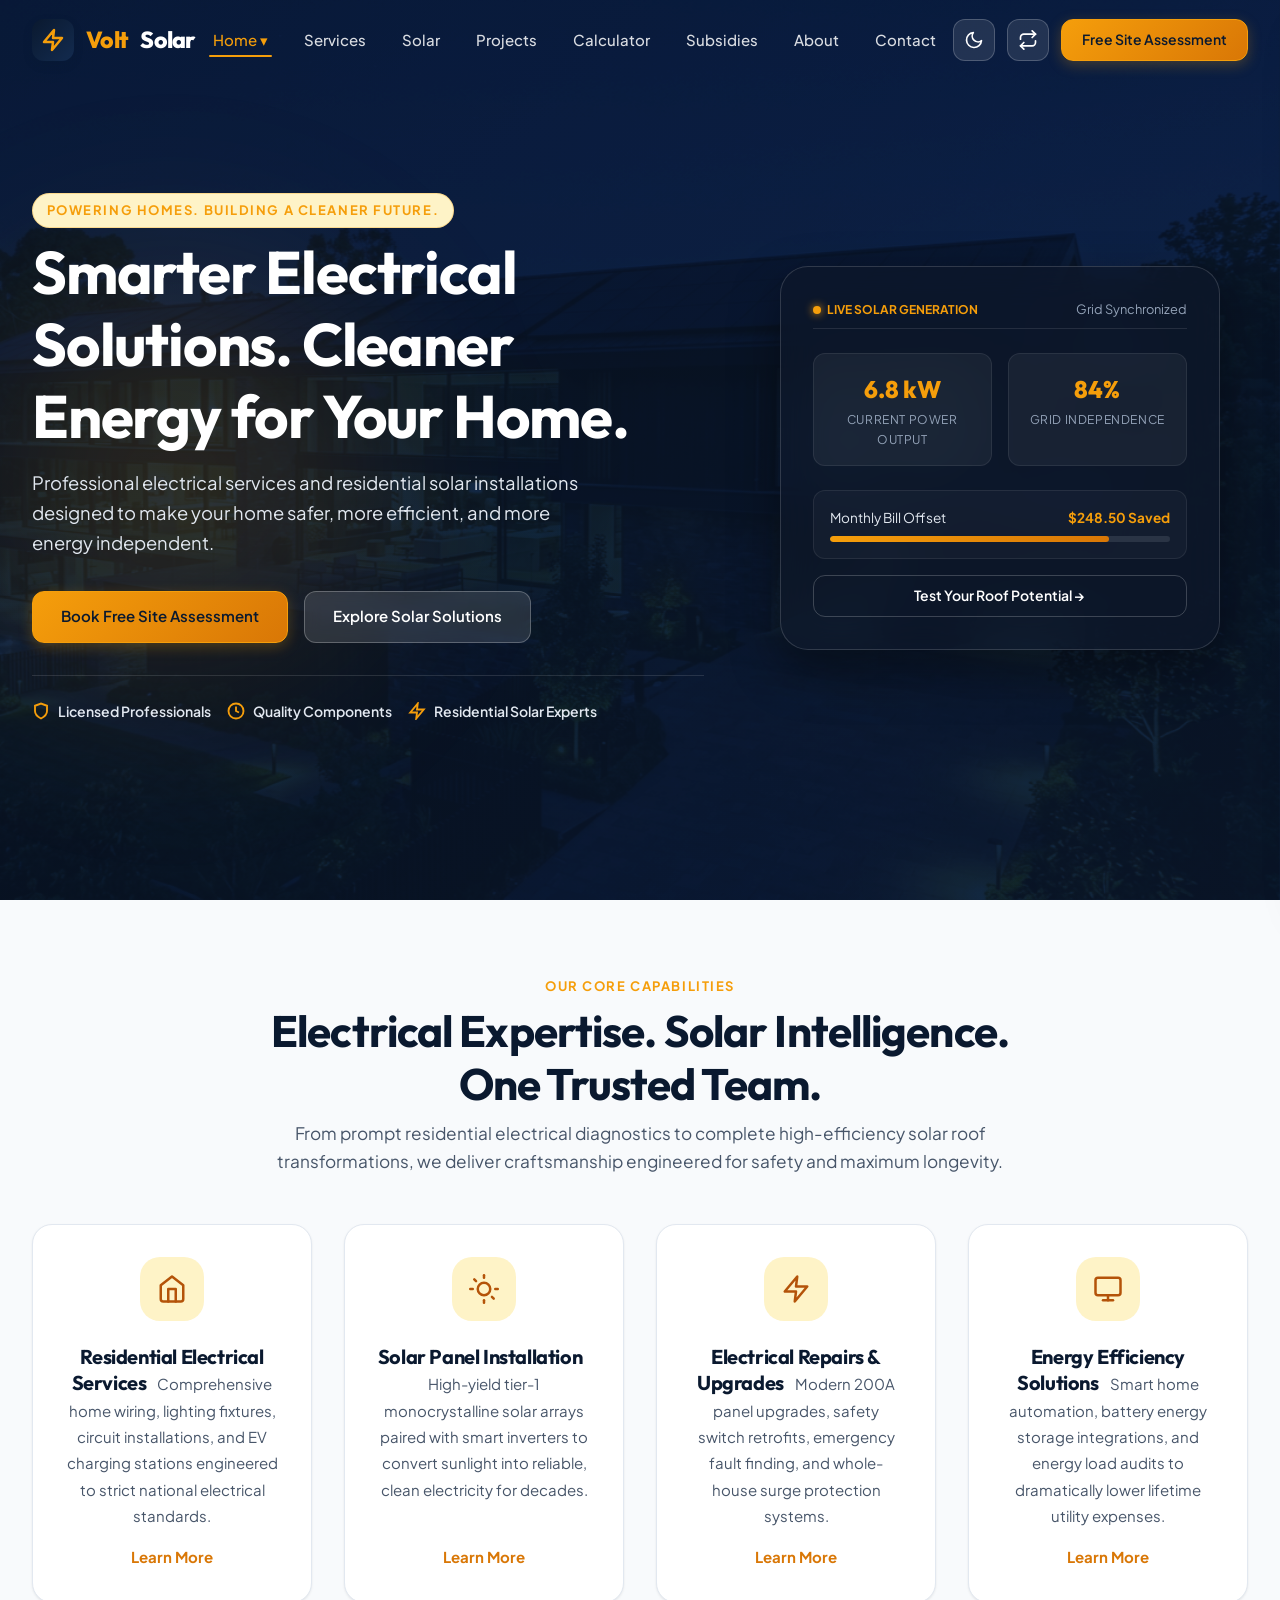
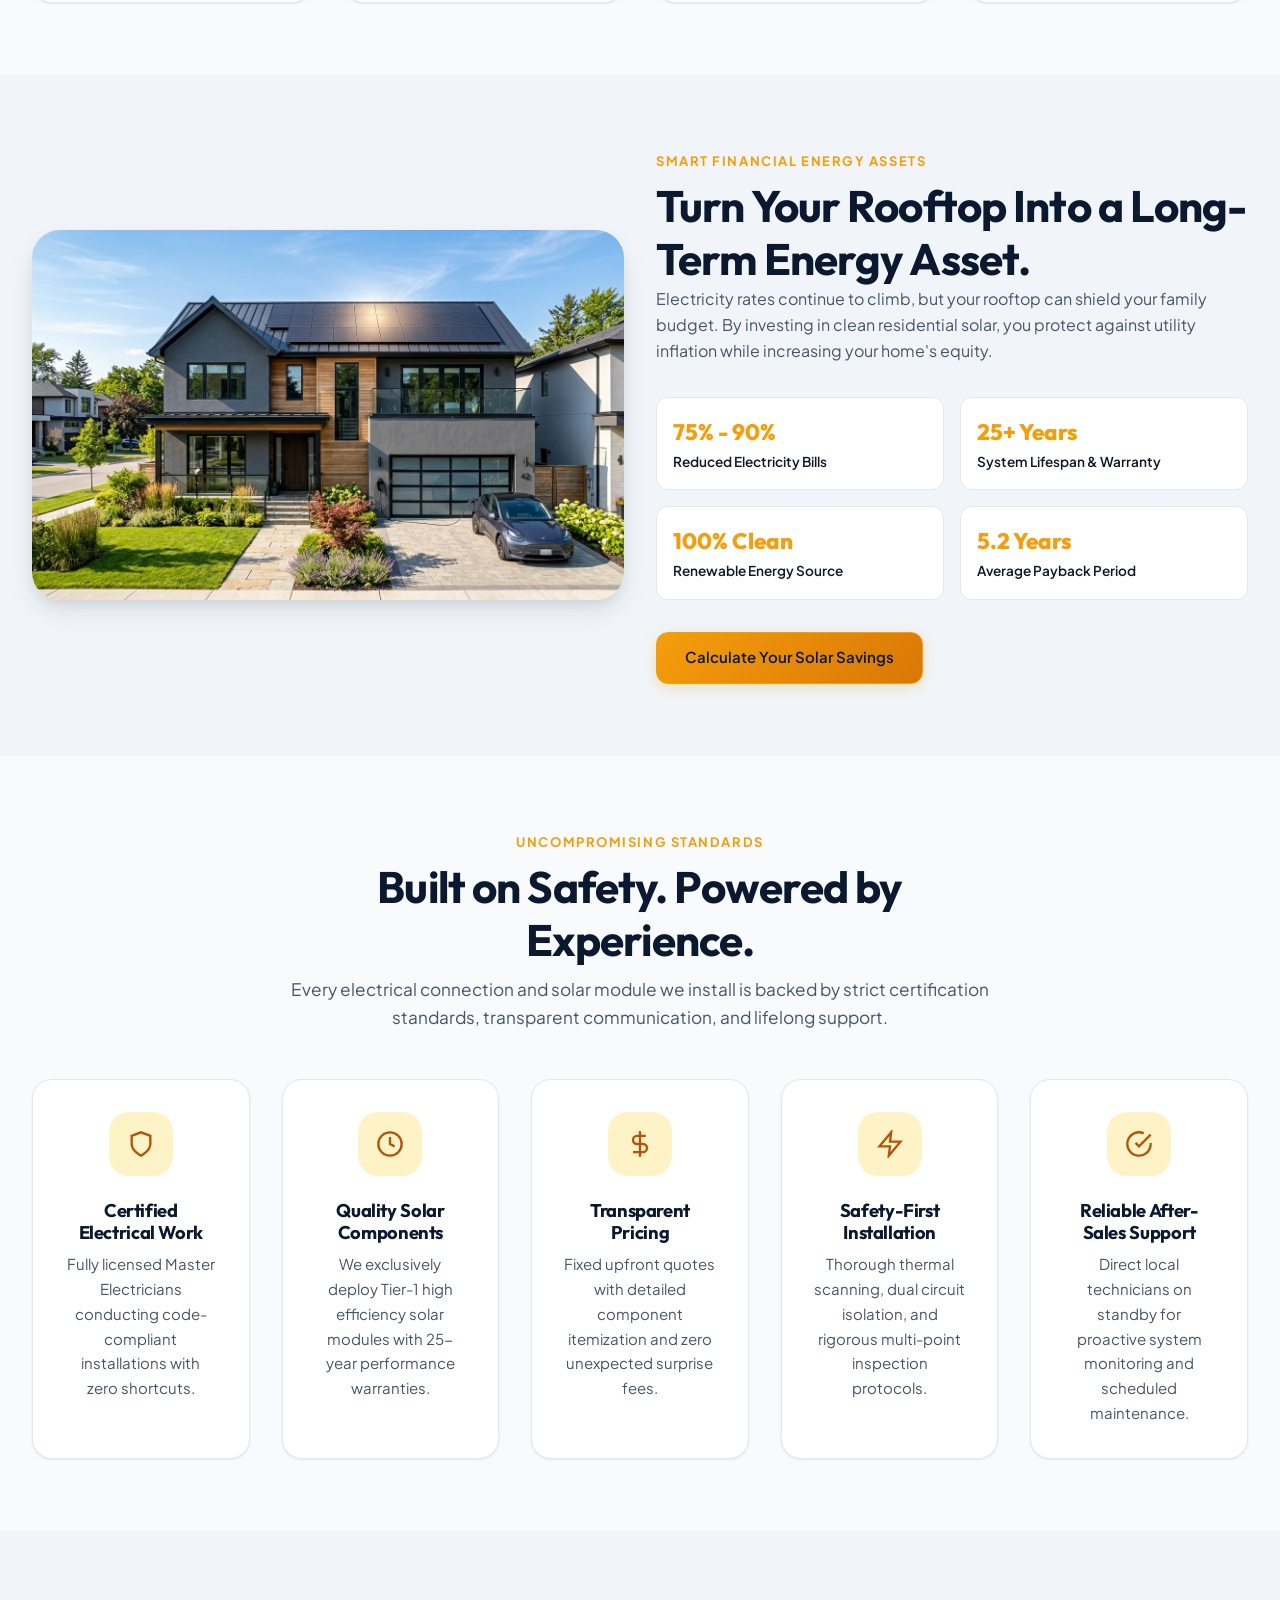
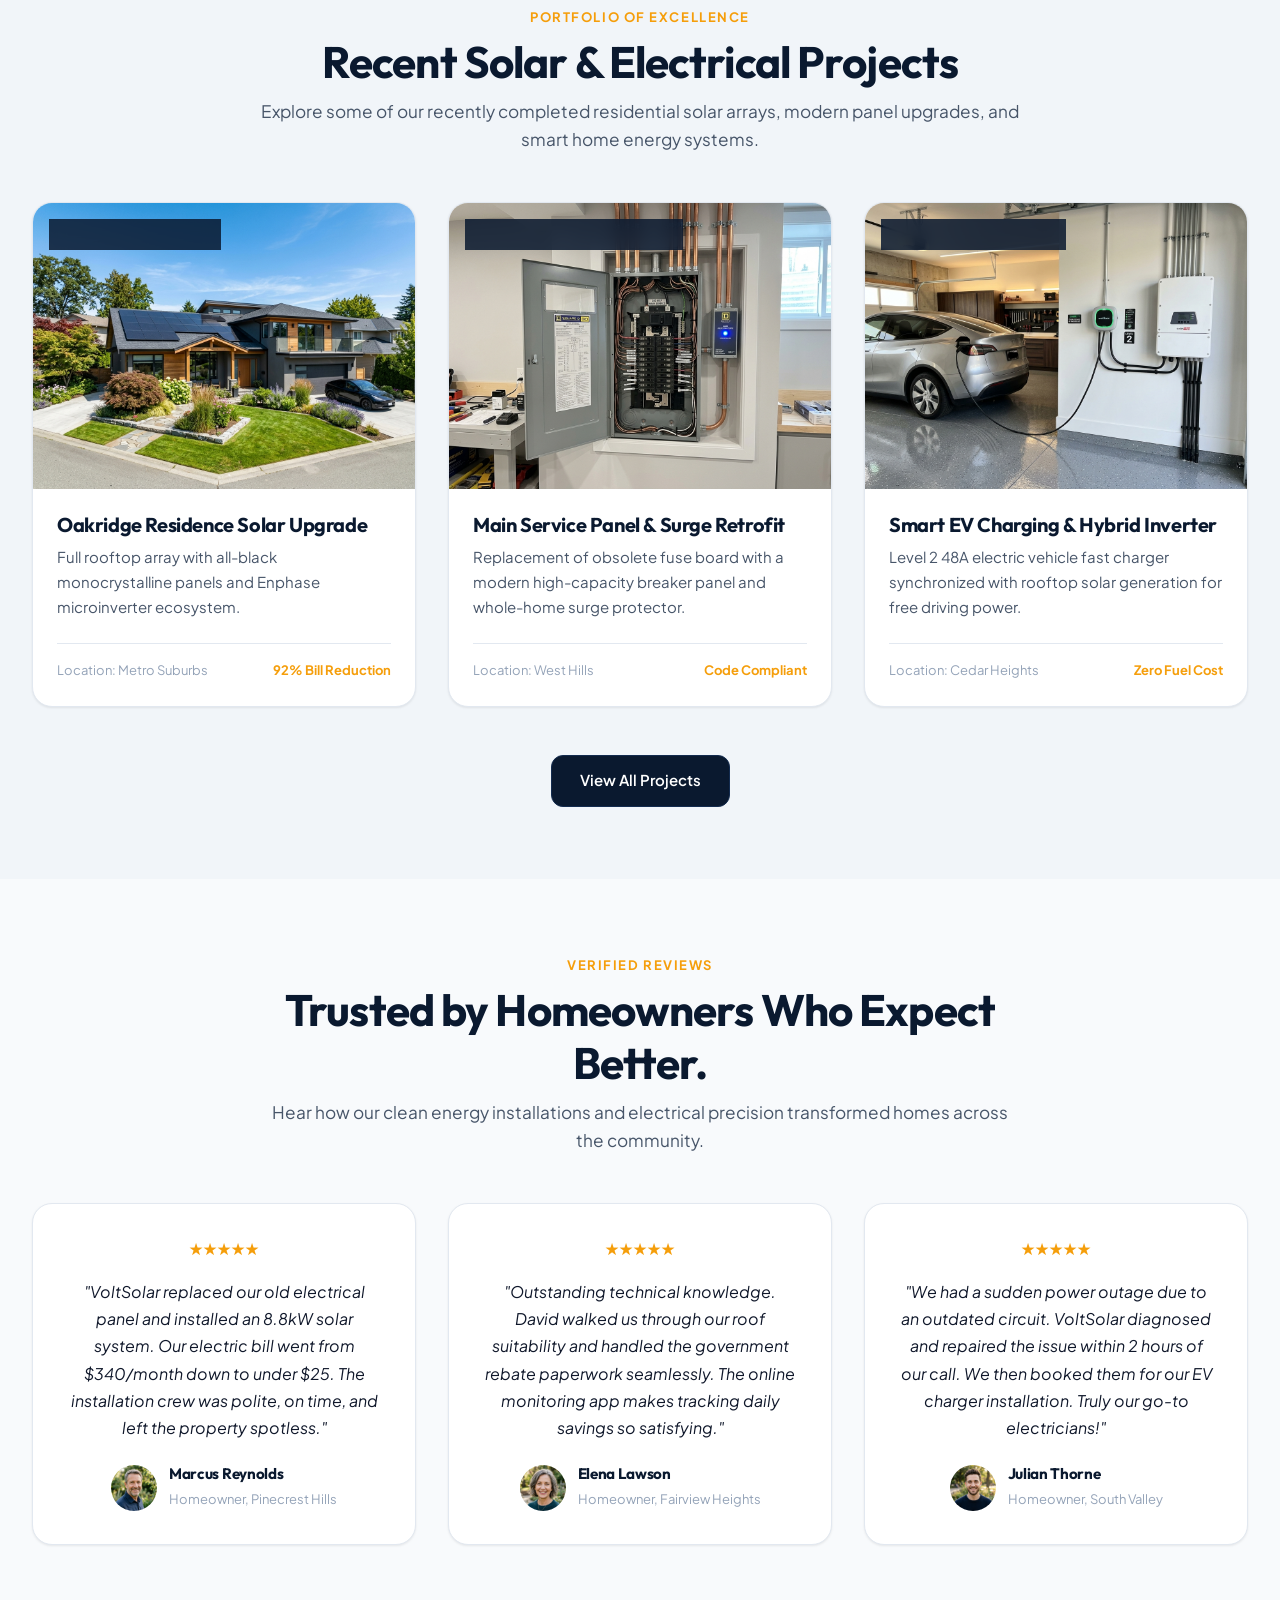
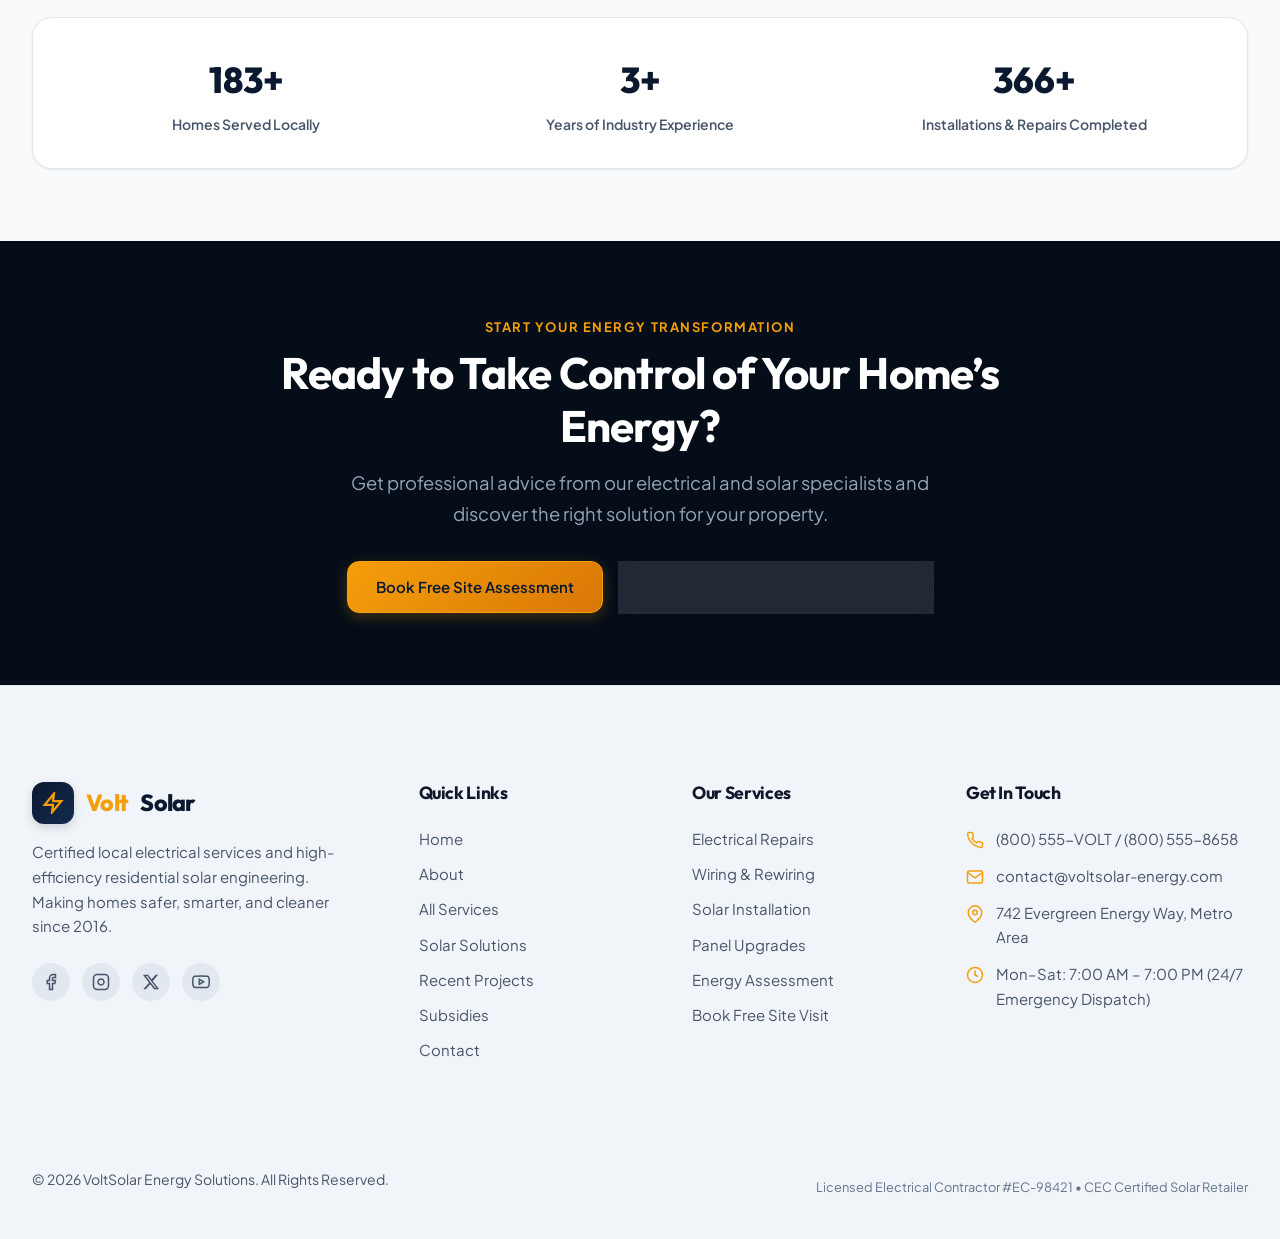
<file: index.html>
<!DOCTYPE html>
<html lang="en" data-theme="light" dir="ltr">
<head>
  <link rel="icon" type="image/svg+xml" href="assets/images/favicon.svg">

  <meta charset="UTF-8">
  <meta name="viewport" content="width=device-width, initial-scale=1.0">
  <title>VoltSolar Energy | Licensed Local Electrician & Residential Solar Panel Installers</title>
  <meta name="description" content="Certified local electrical services and high-efficiency residential solar panel installations. Built on safety, powered by clean energy, and trusted by 500+ local homeowners.">
  <meta name="keywords" content="electrician, solar panel installation, residential solar, electrical repairs, switchboard upgrade, EV charger, clean energy">
  
  <!-- Open Graph / Meta -->
  <meta property="og:title" content="VoltSolar Energy | Licensed Local Electrician & Residential Solar Panel Installers">
  <meta property="og:description" content="Smarter electrical solutions and cleaner energy for your home. Certified Master Electricians and Clean Energy Council accredited solar engineers.">
  <meta property="og:type" content="website">
  <meta property="og:image" content="assets/images/hero-solar-home.jpg">

  <!-- Core & Theme Stylesheets -->
  <link rel="stylesheet" href="assets/css/style.css">
  <link rel="stylesheet" href="assets/css/dark-mode.css">
  <link rel="stylesheet" href="assets/css/rtl.css">

  <!-- Schema.org JSON-LD Structured Data -->
  <script type="application/ld+json">
  {
    "@context": "https://schema.org",
    "@type": ["Electrician", "SolarEnergyService"],
    "name": "VoltSolar Energy Solutions",
    "image": "assets/images/hero-solar-home.jpg",
    "description": "Licensed residential electrical services and premium rooftop solar panel installations.",
    "telephone": "+1-800-555-8658",
    "email": "contact@voltsolar-energy.com",
    "address": {
      "@type": "PostalAddress",
      "streetAddress": "742 Evergreen Energy Way",
      "addressLocality": "Metro Area",
      "addressRegion": "CA",
      "postalCode": "90210",
      "addressCountry": "US"
    },
    "openingHours": "Mo-Sa 07:00-19:00",
    "priceRange": "$$"
  }
  </script>
</head>
<body>

  <!-- ==========================================================================
       HEADER & NAVIGATION
       ========================================================================== -->
  <header class="site-header" id="site-header">
    <div class="container header-container">
      <!-- Logo -->
      <a href="index.html" class="brand-logo" aria-label="VoltSolar Homepage">
        <div class="brand-logo-icon">
          <svg width="24" height="24" viewBox="0 0 24 24" fill="none" stroke="currentColor" stroke-width="2.5" stroke-linecap="round" stroke-linejoin="round">
            <polygon points="13 2 3 14 12 14 11 22 21 10 12 10 13 2"></polygon>
          </svg>
        </div>
        <span>Volt</span>Solar
      </a>

      <!-- Desktop Nav -->
      <nav class="nav-menu" aria-label="Main Navigation">
        <div class="nav-item-dropdown">
          <a href="index.html" class="nav-link active">Home ▾</a>
          <div class="dropdown-menu">
            <a href="index.html" class="dropdown-link active">Home 1</a>
            <a href="home-2.html" class="dropdown-link">Home 2</a>
          </div>
        </div>
        <a href="services.html" class="nav-link">Services</a>
        <a href="solar.html" class="nav-link">Solar</a>
        <a href="projects.html" class="nav-link">Projects</a>
        <a href="calculator.html" class="nav-link">Calculator</a>
        <a href="subsidies.html" class="nav-link">Subsidies</a>
        <a href="about.html" class="nav-link">About</a>
        <a href="contact.html" class="nav-link">Contact</a>
      </nav>

      <!-- Header Actions -->
      <div class="header-actions">
        <!-- Theme Toggle -->
        <button class="theme-toggle-btn" aria-label="Toggle Dark/Light Mode" id="themeToggleBtn">
          <svg width="20" height="20" viewBox="0 0 24 24" fill="none" stroke="currentColor" stroke-width="2" stroke-linecap="round" stroke-linejoin="round"><path d="M21 12.79A9 9 0 1 1 11.21 3 7 7 0 0 0 21 12.79z"></path></svg>
        </button>

        <!-- RTL Toggle -->
        <button class="rtl-toggle-btn" aria-label="Toggle RTL Mode" id="rtlToggleBtn">
          <svg width="20" height="20" viewBox="0 0 24 24" fill="none" stroke="currentColor" stroke-width="2" stroke-linecap="round" stroke-linejoin="round">
            <polyline points="17 1 21 5 17 9"></polyline>
            <path d="M3 11V9a4 4 0 0 1 4-4h14"></path>
            <polyline points="7 23 3 19 7 15"></polyline>
            <path d="M21 13v2a4 4 0 0 1-4 4H3"></path>
          </svg>
        </button>

        <!-- CTA Button -->
        <a href="booking.html" class="btn btn-primary btn-sm d-none d-lg-inline-flex" id="navCtaBtn">Free Site Assessment</a>

        <!-- Mobile Hamburger -->
        <button class="hamburger-btn" aria-label="Open Mobile Menu" id="hamburgerBtn">
          <span class="hamburger-line"></span>
          <span class="hamburger-line"></span>
          <span class="hamburger-line"></span>
        </button>
      </div>
    </div>
  </header>

  <!-- Mobile Offcanvas Drawer -->
  <div class="mobile-drawer-overlay" id="mobileDrawerOverlay"></div>
  <div class="mobile-drawer" id="mobileDrawer">
    <div>
      <div class="mobile-drawer-header">
        <a href="index.html" class="brand-logo">
          <div class="brand-logo-icon">
            <svg width="22" height="22" viewBox="0 0 24 24" fill="none" stroke="currentColor" stroke-width="2.5"><polygon points="13 2 3 14 12 14 11 22 21 10 12 10 13 2"></polygon></svg>
          </div>
          <span>Volt</span>Solar
        </a>
        <button class="close-drawer-btn" id="closeDrawerBtn" aria-label="Close Menu">✕</button>
      </div>
      <ul class="mobile-nav-list">
        <li><a href="index.html" class="mobile-nav-link active">Home 1</a></li>
        <li><a href="home-2.html" class="mobile-nav-link">Home 2</a></li>
        <li><a href="services.html" class="mobile-nav-link">Services</a></li>
        <li><a href="solar.html" class="mobile-nav-link">Solar</a></li>
        <li><a href="projects.html" class="mobile-nav-link">Projects</a></li>
        <li><a href="calculator.html" class="mobile-nav-link">Calculator</a></li>
        <li><a href="subsidies.html" class="mobile-nav-link">Subsidies</a></li>
        <li><a href="about.html" class="mobile-nav-link">About</a></li>
        <li><a href="contact.html" class="mobile-nav-link">Contact</a></li>
      </ul>
    </div>
    <div style="margin-top: var(--space-xl);">
      <a href="booking.html" class="btn btn-primary" style="width: 100%;">Book Free Assessment</a>
    </div>
  </div>

  <main>
    <!-- ==========================================================================
         HOME 1 - SECTION 1: CINEMATIC HERO
         ========================================================================== -->
    <section class="hero-home1" id="hero">
      <div class="hero-home1-glow"></div>
      <div class="container hero-grid">
        <div class="hero-content reveal-on-scroll">
          <div class="eyebrow">
            <span class="eyebrow-badge">POWERING HOMES. BUILDING A CLEANER FUTURE.</span>
          </div>
          <h1>Smarter Electrical Solutions. Cleaner Energy for Your Home.</h1>
          <p>
            Professional electrical services and residential solar installations designed to make your home safer, more efficient, and more energy independent.
          </p>
          <div class="btn-group">
            <a href="booking.html" class="btn btn-primary">Book Free Site Assessment</a>
            <a href="solar.html" class="btn btn-glass">Explore Solar Solutions</a>
          </div>

          <!-- Trust Badges -->
          <div class="trust-badges-row">
            <div class="trust-badge-item">
              <svg width="18" height="18" viewBox="0 0 24 24" fill="none" stroke="currentColor" stroke-width="2.5"><path d="M12 22s8-4 8-10V5l-8-3-8 3v7c0 6 8 10 8 10z"></path></svg>
              <span>Licensed Professionals</span>
            </div>
            <div class="trust-badge-item">
              <svg width="18" height="18" viewBox="0 0 24 24" fill="none" stroke="currentColor" stroke-width="2.5"><circle cx="12" cy="12" r="10"></circle><polyline points="12 6 12 12 16 14"></polyline></svg>
              <span>Quality Components</span>
            </div>
            <div class="trust-badge-item">
              <svg width="18" height="18" viewBox="0 0 24 24" fill="none" stroke="currentColor" stroke-width="2.5"><polygon points="13 2 3 14 12 14 11 22 21 10 12 10 13 2"></polygon></svg>
              <span>Residential Solar Experts</span>
            </div>
          </div>
        </div>

        <!-- Floating Glass Visual Card -->
        <div class="hero-glass-visual reveal-on-scroll">
          <div class="glass-card-main">
            <div class="glass-card-header">
              <div class="live-indicator">Live Solar Generation</div>
              <span style="font-size: 0.8rem; color: #94A3B8;">Grid Synchronized</span>
            </div>
            <div class="glass-stat-grid">
              <div class="glass-stat-box">
                <div class="glass-stat-value text-accent">6.8 kW</div>
                <div class="glass-stat-label">Current Power Output</div>
              </div>
              <div class="glass-stat-box">
                <div class="glass-stat-value text-success">84%</div>
                <div class="glass-stat-label">Grid Independence</div>
              </div>
            </div>
            <div style="background: rgba(255,255,255,0.03); border: 1px solid rgba(255,255,255,0.08); border-radius: var(--radius-md); padding: var(--space-md); margin-bottom: var(--space-md);">
              <div style="display: flex; justify-content: space-between; font-size: 0.85rem; margin-bottom: 6px; color: #E2E8F0;">
                <span>Monthly Bill Offset</span>
                <strong class="text-accent">$248.50 Saved</strong>
              </div>
              <div style="width: 100%; height: 6px; background: rgba(255,255,255,0.1); border-radius: 3px; overflow: hidden;">
                <div style="width: 82%; height: 100%; background: linear-gradient(90deg, #F59E0B, #D97706); border-radius: 3px;"></div>
              </div>
            </div>
            <a href="calculator.html" class="btn btn-outline btn-sm" style="width: 100%; border-color: rgba(255,255,255,0.2); color: #FFFFFF;">Test Your Roof Potential →</a>
          </div>
        </div>
      </div>
    </section>

    <!-- ==========================================================================
         HOME 1 - SECTION 2: SERVICES OVERVIEW (4 Cards)
         ========================================================================== -->
    <section class="section" id="services-overview">
      <div class="container">
        <div class="section-header reveal-on-scroll">
          <div class="eyebrow">OUR CORE CAPABILITIES</div>
          <h2>Electrical Expertise. Solar Intelligence. One Trusted Team.</h2>
          <p>From prompt residential electrical diagnostics to complete high-efficiency solar roof transformations, we deliver craftsmanship engineered for safety and maximum longevity.</p>
        </div>

        <div class="grid-cards-4">
          <!-- Card 1 -->
          <div class="card service-card reveal-on-scroll">
            <div class="card-icon">
              <svg width="30" height="30" viewBox="0 0 24 24" fill="none" stroke="currentColor" stroke-width="2" stroke-linecap="round" stroke-linejoin="round">
                <path d="M3 9l9-7 9 7v11a2 2 0 0 1-2 2H5a2 2 0 0 1-2-2z"></path>
                <polyline points="9 22 9 12 15 12 15 22"></polyline>
              </svg>
            </div>
            <h3 class="card-title">Residential Electrical Services</h3>
            <p class="card-text">Comprehensive home wiring, lighting fixtures, circuit installations, and EV charging stations engineered to strict national electrical standards.</p>
            <a href="service-details.html" class="card-link">Learn More <span>→</span></a>
          </div>

          <!-- Card 2 -->
          <div class="card service-card reveal-on-scroll">
            <div class="card-icon">
              <svg width="30" height="30" viewBox="0 0 24 24" fill="none" stroke="currentColor" stroke-width="2" stroke-linecap="round" stroke-linejoin="round">
                <circle cx="12" cy="12" r="5"></circle>
                <line x1="12" y1="1" x2="12" y2="3"></line>
                <line x1="12" y1="21" x2="12" y2="23"></line>
                <line x1="4.22" y1="4.22" x2="5.64" y2="5.64"></line>
                <line x1="18.36" y1="18.36" x2="19.78" y2="19.78"></line>
                <line x1="1" y1="12" x2="3" y2="12"></line>
                <line x1="21" y1="12" x2="23" y2="12"></line>
              </svg>
            </div>
            <h3 class="card-title">Solar Panel Installation</h3>
            <p class="card-text">High-yield tier-1 monocrystalline solar arrays paired with smart inverters to convert sunlight into reliable, clean electricity for decades.</p>
            <a href="solar.html" class="card-link">Learn More <span>→</span></a>
          </div>

          <!-- Card 3 -->
          <div class="card service-card reveal-on-scroll">
            <div class="card-icon">
              <svg width="30" height="30" viewBox="0 0 24 24" fill="none" stroke="currentColor" stroke-width="2" stroke-linecap="round" stroke-linejoin="round">
                <polygon points="13 2 3 14 12 14 11 22 21 10 12 10 13 2"></polygon>
              </svg>
            </div>
            <h3 class="card-title">Electrical Repairs & Upgrades</h3>
            <p class="card-text">Modern 200A panel upgrades, safety switch retrofits, emergency fault finding, and whole-house surge protection systems.</p>
            <a href="services.html" class="card-link">Learn More <span>→</span></a>
          </div>

          <!-- Card 4 -->
          <div class="card service-card reveal-on-scroll">
            <div class="card-icon">
              <svg width="30" height="30" viewBox="0 0 24 24" fill="none" stroke="currentColor" stroke-width="2" stroke-linecap="round" stroke-linejoin="round">
                <rect x="2" y="3" width="20" height="14" rx="2" ry="2"></rect>
                <line x1="8" y1="21" x2="16" y2="21"></line>
                <line x1="12" y1="17" x2="12" y2="21"></line>
              </svg>
            </div>
            <h3 class="card-title">Energy Efficiency Solutions</h3>
            <p class="card-text">Smart home automation, battery energy storage integrations, and energy load audits to dramatically lower lifetime utility expenses.</p>
            <a href="services.html" class="card-link">Learn More <span>→</span></a>
          </div>
        </div>
      </div>
    </section>

    <!-- ==========================================================================
         HOME 1 - SECTION 3: SOLAR VALUE / ENERGY SAVINGS
         ========================================================================== -->
    <section class="section section-alt" id="solar-value">
      <div class="container">
        <div class="grid-cards-2" style="align-items: center;">
          <!-- Visual Image Column -->
          <div class="reveal-on-scroll" style="position: relative;">
            <div style="border-radius: var(--radius-xl); overflow: hidden; box-shadow: var(--shadow-lg);">
              <img src="assets/images/case-study-transformation.jpg" alt="Modern home rooftop solar panel energy transformation" class="project-img" style="aspect-ratio: 16/10;">
            </div>

          </div>

          <!-- Value Content Column -->
          <div class="reveal-on-scroll">
            <div class="eyebrow">SMART FINANCIAL ENERGY ASSETS</div>
            <h2>Turn Your Rooftop Into a Long-Term Energy Asset.</h2>
            <p>
              Electricity rates continue to climb, but your rooftop can shield your family budget. By investing in clean residential solar, you protect against utility inflation while increasing your home's equity.
            </p>
            
            <div style="display: grid; grid-template-columns: 1fr 1fr; gap: var(--space-md); margin: var(--space-xl) 0;">
              <div style="background: var(--color-surface); padding: var(--space-md); border-radius: var(--radius-md); border: 1px solid var(--color-border);">
                <div class="text-accent" style="font-size: 1.4rem; font-weight: 800; font-family: var(--font-display);">75% - 90%</div>
                <div style="font-size: 0.85rem; font-weight: 600; color: var(--color-text);">Reduced Electricity Bills</div>
              </div>
              <div style="background: var(--color-surface); padding: var(--space-md); border-radius: var(--radius-md); border: 1px solid var(--color-border);">
                <div class="text-success" style="font-size: 1.4rem; font-weight: 800; font-family: var(--font-display);">25+ Years</div>
                <div style="font-size: 0.85rem; font-weight: 600; color: var(--color-text);">System Lifespan & Warranty</div>
              </div>
              <div style="background: var(--color-surface); padding: var(--space-md); border-radius: var(--radius-md); border: 1px solid var(--color-border);">
                <div class="text-accent" style="font-size: 1.4rem; font-weight: 800; font-family: var(--font-display);">100% Clean</div>
                <div style="font-size: 0.85rem; font-weight: 600; color: var(--color-text);">Renewable Energy Source</div>
              </div>
              <div style="background: var(--color-surface); padding: var(--space-md); border-radius: var(--radius-md); border: 1px solid var(--color-border);">
                <div class="text-success" style="font-size: 1.4rem; font-weight: 800; font-family: var(--font-display);">5.2 Years</div>
                <div style="font-size: 0.85rem; font-weight: 600; color: var(--color-text);">Average Payback Period</div>
              </div>
            </div>

            <a href="calculator.html" class="btn btn-primary">Calculate Your Solar Savings</a>
          </div>
        </div>
      </div>
    </section>

    <!-- ==========================================================================
         HOME 1 - SECTION 4: WHY CHOOSE US (5 Trust Features)
         ========================================================================== -->
    <section class="section" id="why-choose-us">
      <div class="container">
        <div class="section-header reveal-on-scroll">
          <div class="eyebrow">UNCOMPROMISING STANDARDS</div>
          <h2>Built on Safety. Powered by Experience.</h2>
          <p>Every electrical connection and solar module we install is backed by strict certification standards, transparent communication, and lifelong support.</p>
        </div>

        <div class="grid-cards-5">
          <!-- Feature 1 -->
          <div class="card trust-card reveal-on-scroll">
            <div class="card-icon">
              <svg width="28" height="28" viewBox="0 0 24 24" fill="none" stroke="currentColor" stroke-width="2"><path d="M12 22s8-4 8-10V5l-8-3-8 3v7c0 6 8 10 8 10z"></path></svg>
            </div>
            <h3 class="card-title" style="font-size: 1.15rem;">Certified Electrical Work</h3>
            <p class="card-text">Fully licensed Master Electricians conducting code-compliant installations with zero shortcuts.</p>
          </div>

          <!-- Feature 2 -->
          <div class="card trust-card reveal-on-scroll">
            <div class="card-icon">
              <svg width="28" height="28" viewBox="0 0 24 24" fill="none" stroke="currentColor" stroke-width="2"><circle cx="12" cy="12" r="10"></circle><polyline points="12 6 12 12 16 14"></polyline></svg>
            </div>
            <h3 class="card-title" style="font-size: 1.15rem;">Quality Solar Components</h3>
            <p class="card-text">We exclusively deploy Tier-1 high efficiency solar modules with 25-year performance warranties.</p>
          </div>

          <!-- Feature 3 -->
          <div class="card trust-card reveal-on-scroll">
            <div class="card-icon">
              <svg width="28" height="28" viewBox="0 0 24 24" fill="none" stroke="currentColor" stroke-width="2"><line x1="12" y1="1" x2="12" y2="23"></line><path d="M17 5H9.5a3.5 3.5 0 0 0 0 7h5a3.5 3.5 0 0 1 0 7H6"></path></svg>
            </div>
            <h3 class="card-title" style="font-size: 1.15rem;">Transparent Pricing</h3>
            <p class="card-text">Fixed upfront quotes with detailed component itemization and zero unexpected surprise fees.</p>
          </div>

          <!-- Feature 4 -->
          <div class="card trust-card reveal-on-scroll">
            <div class="card-icon">
              <svg width="28" height="28" viewBox="0 0 24 24" fill="none" stroke="currentColor" stroke-width="2"><polygon points="13 2 3 14 12 14 11 22 21 10 12 10 13 2"></polygon></svg>
            </div>
            <h3 class="card-title" style="font-size: 1.15rem;">Safety-First Installation</h3>
            <p class="card-text">Thorough thermal scanning, dual circuit isolation, and rigorous multi-point inspection protocols.</p>
          </div>

          <!-- Feature 5 -->
          <div class="card trust-card reveal-on-scroll">
            <div class="card-icon">
              <svg width="28" height="28" viewBox="0 0 24 24" fill="none" stroke="currentColor" stroke-width="2"><path d="M22 11.08V12a10 10 0 1 1-5.93-9.14"></path><polyline points="22 4 12 14.01 9 11.01"></polyline></svg>
            </div>
            <h3 class="card-title" style="font-size: 1.15rem;">Reliable After-Sales Support</h3>
            <p class="card-text">Direct local technicians on standby for proactive system monitoring and scheduled maintenance.</p>
          </div>
        </div>
      </div>
    </section>

    <!-- ==========================================================================
         HOME 1 - SECTION 5: RECENT SOLAR & ELECTRICAL PROJECTS
         ========================================================================== -->
    <section class="section section-alt" id="recent-projects">
      <div class="container">
        <div class="section-header reveal-on-scroll">
          <div class="eyebrow">PORTFOLIO OF EXCELLENCE</div>
          <h2>Recent Solar & Electrical Projects</h2>
          <p>Explore some of our recently completed residential solar arrays, modern panel upgrades, and smart home energy systems.</p>
        </div>

        <div class="grid-cards-3">
          <!-- Project 1 -->
          <div class="project-card reveal-on-scroll" data-category="solar residential">
            <div class="project-media">
              <span class="project-tag">10.4 kW Solar Array</span>
              <img src="assets/images/project-gallery-1.jpg" alt="Residential rooftop solar installation on split level suburban home" class="project-img">
            </div>
            <div class="project-content">
              <h3 class="card-title">Oakridge Residence Solar Upgrade</h3>
              <p class="card-text">Full rooftop array with all-black monocrystalline panels and Enphase microinverter ecosystem.</p>
              <div class="project-meta-row">
                <span>Location: Metro Suburbs</span>
                <strong class="text-accent">92% Bill Reduction</strong>
              </div>
            </div>
          </div>

          <!-- Project 2 -->
          <div class="project-card reveal-on-scroll" data-category="electrical upgrades">
            <div class="project-media">
              <span class="project-tag">200A Panel Modernization</span>
              <img src="assets/images/project-gallery-2.jpg" alt="200 Amp main electrical breaker service panel with whole home surge protector" class="project-img">
            </div>
            <div class="project-content">
              <h3 class="card-title">Main Service Panel & Surge Retrofit</h3>
              <p class="card-text">Replacement of obsolete fuse board with a modern high-capacity breaker panel and whole-home surge protector.</p>
              <div class="project-meta-row">
                <span>Location: West Hills</span>
                <strong class="text-success">Code Compliant</strong>
              </div>
            </div>
          </div>

          <!-- Project 3 -->
          <div class="project-card reveal-on-scroll" data-category="solar electrical">
            <div class="project-media">
              <span class="project-tag">EV Charger & Inverter</span>
              <img src="assets/images/project-gallery-3.jpg" alt="Level 2 EV electric vehicle charger and solar inverter installed in clean garage" class="project-img">
            </div>
            <div class="project-content">
              <h3 class="card-title">Smart EV Charging & Hybrid Inverter</h3>
              <p class="card-text">Level 2 48A electric vehicle fast charger synchronized with rooftop solar generation for free driving power.</p>
              <div class="project-meta-row">
                <span>Location: Cedar Heights</span>
                <strong class="text-accent">Zero Fuel Cost</strong>
              </div>
            </div>
          </div>
        </div>

        <div class="text-center" style="margin-top: var(--space-2xl);">
          <a href="projects.html" class="btn btn-secondary">View All Projects</a>
        </div>
      </div>
    </section>

    <!-- ==========================================================================
         HOME 1 - SECTION 6: TESTIMONIALS + TRUST METRICS
         ========================================================================== -->
    <section class="section" id="testimonials">
      <div class="container">
        <div class="section-header reveal-on-scroll">
          <div class="eyebrow">VERIFIED REVIEWS</div>
          <h2>Trusted by Homeowners Who Expect Better.</h2>
          <p>Hear how our clean energy installations and electrical precision transformed homes across the community.</p>
        </div>

        <div class="grid-cards-3">
          <!-- Testimonial 1 -->
          <div class="testimonial-card reveal-on-scroll">
            <div class="star-rating" aria-label="5 out of 5 stars">
              ★★★★★
            </div>
            <p class="testimonial-text">
              "VoltSolar replaced our old electrical panel and installed an 8.8kW solar system. Our electric bill went from $340/month down to under $25. The installation crew was polite, on time, and left the property spotless."
            </p>
            <div class="testimonial-author">
              <img class="author-avatar" src="assets/images/author-marcus.jpg" alt="Marcus Reynolds">
              <div class="author-info">
                <h4>Marcus Reynolds</h4>
                <span>Homeowner, Pinecrest Hills</span>
              </div>
            </div>
          </div>

          <!-- Testimonial 2 -->
          <div class="testimonial-card reveal-on-scroll">
            <div class="star-rating" aria-label="5 out of 5 stars">
              ★★★★★
            </div>
            <p class="testimonial-text">
              "Outstanding technical knowledge. David walked us through our roof suitability and handled the government rebate paperwork seamlessly. The online monitoring app makes tracking daily savings so satisfying."
            </p>
            <div class="testimonial-author">
              <img class="author-avatar" src="assets/images/author-elena.jpg" alt="Elena Lawson">
              <div class="author-info">
                <h4>Elena Lawson</h4>
                <span>Homeowner, Fairview Heights</span>
              </div>
            </div>
          </div>

          <!-- Testimonial 3 -->
          <div class="testimonial-card reveal-on-scroll">
            <div class="star-rating" aria-label="5 out of 5 stars">
              ★★★★★
            </div>
            <p class="testimonial-text">
              "We had a sudden power outage due to an outdated circuit. VoltSolar diagnosed and repaired the issue within 2 hours of our call. We then booked them for our EV charger installation. Truly our go-to electricians!"
            </p>
            <div class="testimonial-author">
              <img class="author-avatar" src="assets/images/author-julian.jpg" alt="Julian Thorne">
              <div class="author-info">
                <h4>Julian Thorne</h4>
                <span>Homeowner, South Valley</span>
              </div>
            </div>
          </div>
        </div>

        <!-- Trust Metric Strip -->
        <div class="metrics-strip reveal-on-scroll">
          <div>
            <div class="metric-number counter-val" data-target="500" data-suffix="+">500+</div>
            <div class="metric-label">Homes Served Locally</div>
          </div>
          <div>
            <div class="metric-number counter-val" data-target="10" data-suffix="+">10+</div>
            <div class="metric-label">Years of Industry Experience</div>
          </div>
          <div>
            <div class="metric-number counter-val" data-target="1000" data-suffix="+">1000+</div>
            <div class="metric-label">Installations & Repairs Completed</div>
          </div>
        </div>
      </div>
    </section>

    <!-- ==========================================================================
         HOME 1 - SECTION 7: FINAL CONVERSION CTA (Dark)
         ========================================================================== -->
    <section class="section section-dark" id="final-cta">
      <div class="container text-center reveal-on-scroll">
        <div class="eyebrow" style="color: var(--color-accent);">START YOUR ENERGY TRANSFORMATION</div>
        <h2 style="max-width: 780px; margin: 0 auto var(--space-md) auto;">Ready to Take Control of Your Home’s Energy?</h2>
        <p style="max-width: 620px; margin: 0 auto var(--space-xl) auto; font-size: 1.15rem;">
          Get professional advice from our electrical and solar specialists and discover the right solution for your property.
        </p>
        <div class="btn-group" style="justify-content: center;">
          <a href="booking.html" class="btn btn-primary">Book Free Site Assessment</a>
          <a href="tel:+18005558658" class="btn btn-glass">Call an Electrician: (800) 555-VOLT</a>
        </div>
      </div>
    </section>
  </main>

  <!-- ==========================================================================
       GLOBAL FOOTER SYSTEM
       ========================================================================== -->
  <footer class="site-footer">
    <div class="container">
      <div class="footer-grid">
        <!-- Column 1: Brand -->
        <div class="footer-brand">
          <a href="index.html" class="brand-logo" style="color: #FFFFFF;">
            <div class="brand-logo-icon">
              <svg width="22" height="22" viewBox="0 0 24 24" fill="none" stroke="currentColor" stroke-width="2.5"><polygon points="13 2 3 14 12 14 11 22 21 10 12 10 13 2"></polygon></svg>
            </div>
            <span>Volt</span>Solar
          </a>
          <p>
            Certified local electrical services and high-efficiency residential solar engineering. Making homes safer, smarter, and cleaner since 2016.
          </p>
          <div class="social-links">
            <a href="#" class="social-btn" aria-label="Facebook"><svg width="18" height="18" viewBox="0 0 24 24" fill="none" stroke="currentColor" stroke-width="2"><path d="M18 2h-3a5 5 0 0 0-5 5v3H7v4h3v8h4v-8h3l1-4h-4V7a1 1 0 0 1 1-1h3z"></path></svg></a>
            <a href="#" class="social-btn" aria-label="Instagram"><svg width="18" height="18" viewBox="0 0 24 24" fill="none" stroke="currentColor" stroke-width="2"><rect x="2" y="2" width="20" height="20" rx="5" ry="5"></rect><path d="M16 11.37A4 4 0 1 1 12.63 8 4 4 0 0 1 16 11.37z"></path><line x1="17.5" y1="6.5" x2="17.51" y2="6.5"></line></svg></a>
            <a href="#" class="social-btn" aria-label="X (Twitter)"><svg width="18" height="18" viewBox="0 0 24 24" fill="currentColor" stroke="none"><path d="M18.244 2.25h3.308l-7.227 8.26 8.502 11.24H16.17l-5.214-6.817L4.99 21.75H1.68l7.73-8.835L1.254 2.25H8.08l4.713 6.231zm-1.161 17.52h1.833L7.084 4.126H5.117z"></path></svg></a>
            <a href="#" class="social-btn" aria-label="YouTube"><svg width="18" height="18" viewBox="0 0 24 24" fill="none" stroke="currentColor" stroke-width="2"><path d="M22.54 6.42a2.78 2.78 0 0 0-1.94-2C18.88 4 12 4 12 4s-6.88 0-8.6.46a2.78 2.78 0 0 0-1.94 2A29 29 0 0 0 1 11.75a29 29 0 0 0 .46 5.33A2.78 2.78 0 0 0 3.4 19c1.72.46 8.6.46 8.6.46s6.88 0 8.6-.46a2.78 2.78 0 0 0 1.94-2 29 29 0 0 0 .46-5.25 29 29 0 0 0-.46-5.33z"></path><polygon points="9.75 15.02 15.5 11.75 9.75 8.48 9.75 15.02"></polygon></svg></a>
          </div>
        </div>

        <!-- Column 2: Quick Links -->
        <div>
          <h4 class="footer-title">Quick Links</h4>
          <div class="footer-links">
            <a href="index.html" class="footer-link">Home</a>
            <a href="about.html" class="footer-link">About</a>
            <a href="services.html" class="footer-link">All Services</a>
            <a href="solar.html" class="footer-link">Solar Solutions</a>
            <a href="projects.html" class="footer-link">Recent Projects</a>
            <a href="subsidies.html" class="footer-link">Subsidies</a>
            <a href="contact.html" class="footer-link">Contact</a>
          </div>
        </div>

        <!-- Column 3: Services -->
        <div>
          <h4 class="footer-title">Our Services</h4>
          <div class="footer-links">
            <a href="service-details.html" class="footer-link">Electrical Repairs</a>
            <a href="services.html" class="footer-link">Wiring & Rewiring</a>
            <a href="solar.html" class="footer-link">Solar Installation</a>
            <a href="services.html" class="footer-link">Panel Upgrades</a>
            <a href="calculator.html" class="footer-link">Energy Assessment</a>
            <a href="booking.html" class="footer-link">Book Free Site Visit</a>
          </div>
        </div>

        <!-- Column 4: Contact -->
        <div>
          <h4 class="footer-title">Get In Touch</h4>
          <div class="footer-contact-item">
            <svg width="18" height="18" viewBox="0 0 24 24" fill="none" stroke="currentColor" stroke-width="2"><path d="M22 16.92v3a2 2 0 0 1-2.18 2 19.79 19.79 0 0 1-8.63-3.07 19.5 19.5 0 0 1-6-6 19.79 19.79 0 0 1-3.07-8.67A2 2 0 0 1 4.11 2h3a2 2 0 0 1 2 1.72 12.84 12.84 0 0 0 .7 2.81 2 2 0 0 1-.45 2.11L8.09 9.91a16 16 0 0 0 6 6l1.27-1.27a2 2 0 0 1 2.11-.45 12.84 12.84 0 0 0 2.81.7A2 2 0 0 1 22 16.92z"></path></svg>
            <span>(800) 555-VOLT / (800) 555-8658</span>
          </div>
          <div class="footer-contact-item">
            <svg width="18" height="18" viewBox="0 0 24 24" fill="none" stroke="currentColor" stroke-width="2"><path d="M4 4h16c1.1 0 2 .9 2 2v12c0 1.1-.9 2-2 2H4c-1.1 0-2-.9-2-2V6c0-1.1.9-2 2-2z"></path><polyline points="22,6 12,13 2,6"></polyline></svg>
            <span>contact@voltsolar-energy.com</span>
          </div>
          <div class="footer-contact-item">
            <svg width="18" height="18" viewBox="0 0 24 24" fill="none" stroke="currentColor" stroke-width="2"><path d="M21 10c0 7-9 13-9 13s-9-6-9-13a9 9 0 0 1 18 0z"></path><circle cx="12" cy="10" r="3"></circle></svg>
            <span>742 Evergreen Energy Way, Metro Area</span>
          </div>
          <div class="footer-contact-item">
            <svg width="18" height="18" viewBox="0 0 24 24" fill="none" stroke="currentColor" stroke-width="2"><circle cx="12" cy="12" r="10"></circle><polyline points="12 6 12 12 16 14"></polyline></svg>
            <span>Mon–Sat: 7:00 AM – 7:00 PM (24/7 Emergency Dispatch)</span>
          </div>
        </div>
      </div>

      <div class="footer-bottom">
        <p>© 2026 VoltSolar Energy Solutions. All Rights Reserved.</p>
        <p style="font-size: 0.8rem; color: #64748B;">Licensed Electrical Contractor #EC-98421 • CEC Certified Solar Retailer</p>
      </div>
    </div>
  </footer>

  <!-- Floating Scroll-To-Top Button -->
  <button class="scroll-top-btn" id="scrollTopBtn" aria-label="Scroll to top of page">
    <svg width="22" height="22" viewBox="0 0 24 24" fill="none" stroke="currentColor" stroke-width="2.5"><polyline points="18 15 12 9 6 15"></polyline></svg>
  </button>

  <!-- Core JavaScript -->
  <script src="assets/js/main.js"></script>
</body>
</html>
</file>
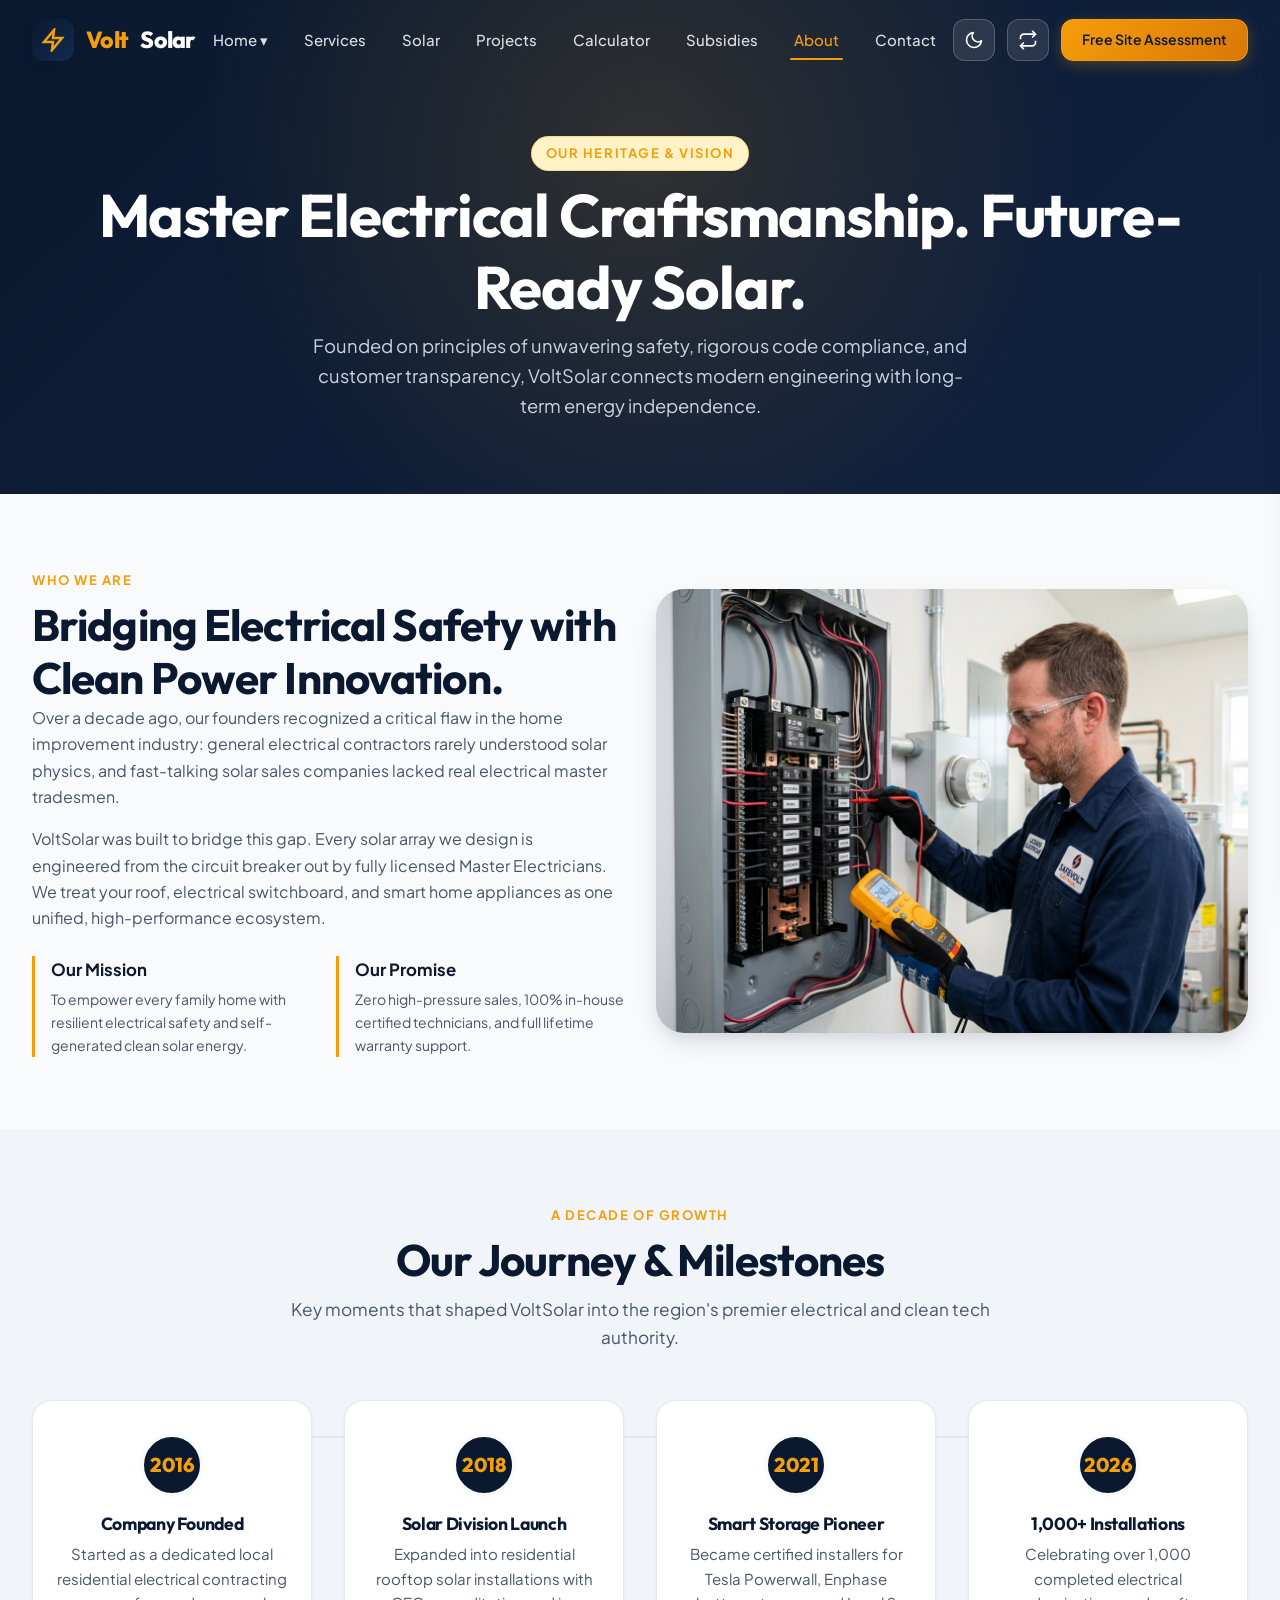
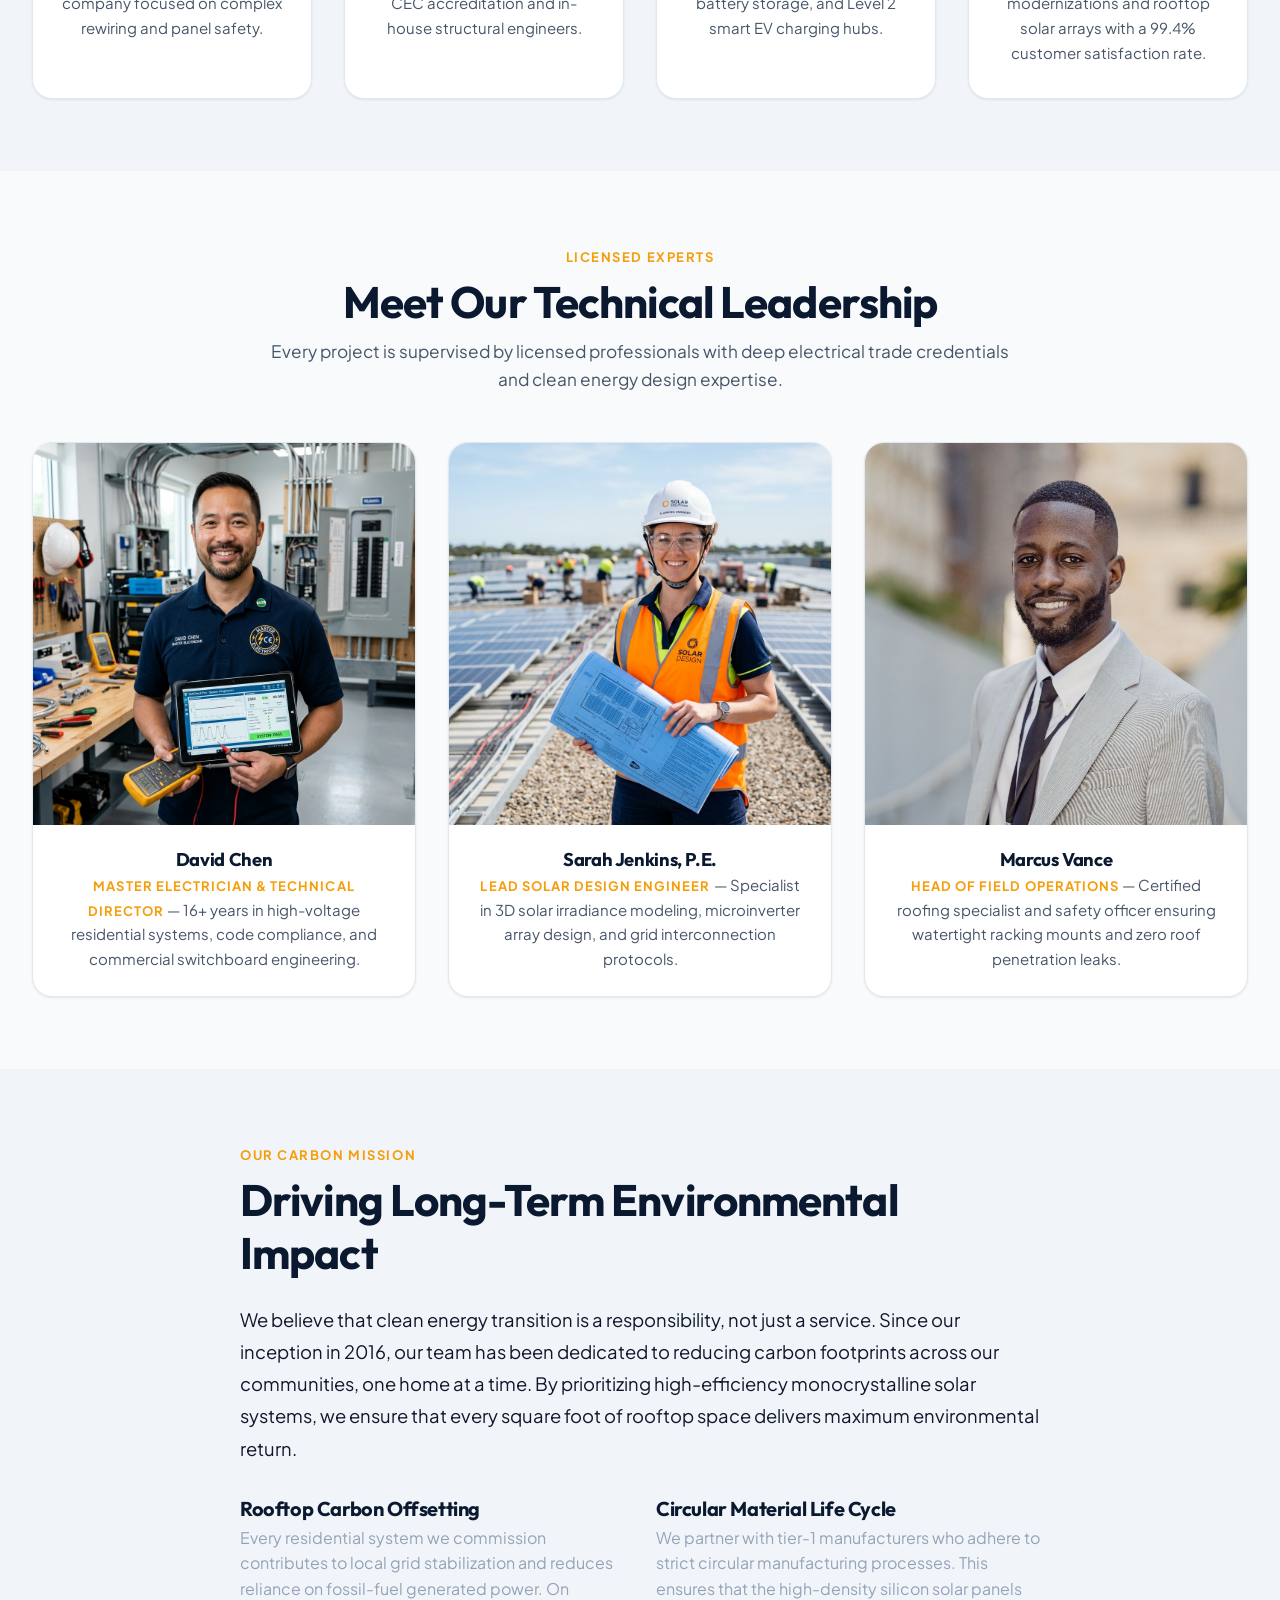
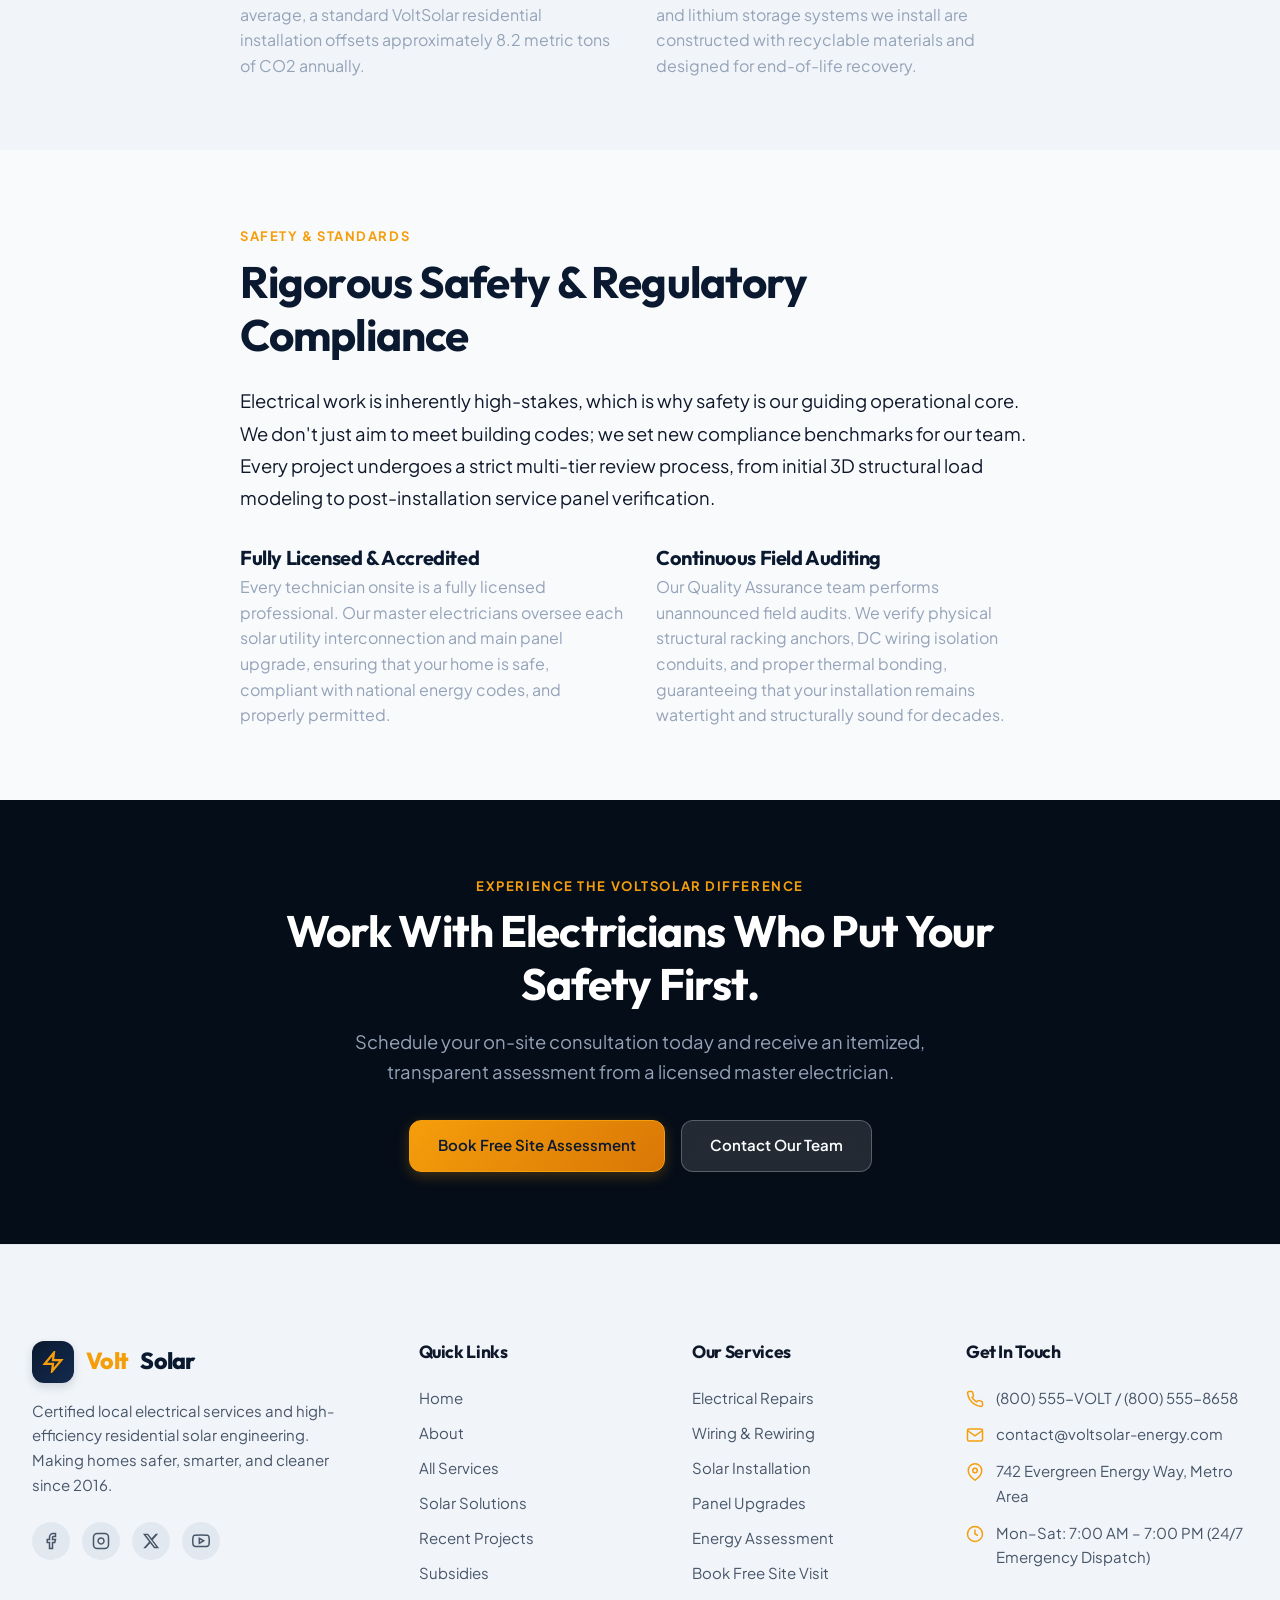
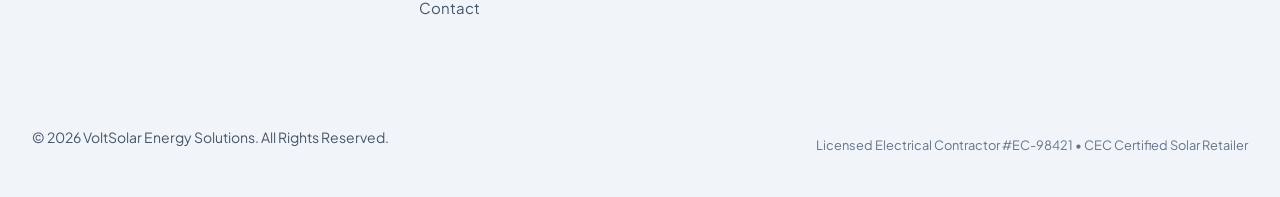
<file: about.html>
<!DOCTYPE html>
<html lang="en" data-theme="light" dir="ltr">
<head>
  <link rel="icon" type="image/svg+xml" href="assets/images/favicon.svg">

  <meta charset="UTF-8">
  <meta name="viewport" content="width=device-width, initial-scale=1.0">
  <title>About Us | VoltSolar Energy - Certified Master Electricians & Solar Engineers</title>
  <meta name="description" content="Learn about VoltSolar Energy's 10+ year track record of electrical safety, clean solar engineering excellence, and customer-first service.">
  <meta name="keywords" content="master electrician, licensed solar contractor, solar engineering team, electrical safety certifications">

  <link rel="stylesheet" href="assets/css/style.css">
  <link rel="stylesheet" href="assets/css/dark-mode.css">
  <link rel="stylesheet" href="assets/css/rtl.css">
</head>
<body>

  <!-- Header -->
  <header class="site-header" id="site-header">
    <div class="container header-container">
      <a href="index.html" class="brand-logo" aria-label="VoltSolar Homepage">
        <div class="brand-logo-icon">
          <svg width="24" height="24" viewBox="0 0 24 24" fill="none" stroke="currentColor" stroke-width="2.5"><polygon points="13 2 3 14 12 14 11 22 21 10 12 10 13 2"></polygon></svg>
        </div>
        <span>Volt</span>Solar
      </a>

      <nav class="nav-menu" aria-label="Main Navigation">
        <div class="nav-item-dropdown">
          <a href="index.html" class="nav-link">Home ▾</a>
          <div class="dropdown-menu">
            <a href="index.html" class="dropdown-link">Home 1</a>
            <a href="home-2.html" class="dropdown-link">Home 2</a>
          </div>
        </div>
        <a href="services.html" class="nav-link">Services</a>
        <a href="solar.html" class="nav-link">Solar</a>
        <a href="projects.html" class="nav-link">Projects</a>
        <a href="calculator.html" class="nav-link">Calculator</a>
        <a href="subsidies.html" class="nav-link">Subsidies</a>
        <a href="about.html" class="nav-link active">About</a>
        <a href="contact.html" class="nav-link">Contact</a>
      </nav>

      <div class="header-actions">
        <button class="theme-toggle-btn" aria-label="Toggle Dark/Light Mode"><svg width="20" height="20" viewBox="0 0 24 24" fill="none" stroke="currentColor" stroke-width="2"><path d="M21 12.79A9 9 0 1 1 11.21 3 7 7 0 0 0 21 12.79z"></path></svg></button>
        <button class="rtl-toggle-btn" aria-label="Toggle RTL Mode"><svg width="20" height="20" viewBox="0 0 24 24" fill="none" stroke="currentColor" stroke-width="2"><polyline points="17 1 21 5 17 9"></polyline><path d="M3 11V9a4 4 0 0 1 4-4h14"></path><polyline points="7 23 3 19 7 15"></polyline><path d="M21 13v2a4 4 0 0 1-4 4H3"></path></svg></button>
        <a href="booking.html" class="btn btn-primary btn-sm d-none d-lg-inline-flex">Free Site Assessment</a>
        <button class="hamburger-btn" aria-label="Open Mobile Menu"><span class="hamburger-line"></span><span class="hamburger-line"></span><span class="hamburger-line"></span></button>
      </div>
    </div>
  </header>

  <!-- Mobile Offcanvas Drawer -->
  <div class="mobile-drawer-overlay"></div>
  <div class="mobile-drawer">
    <div>
      <div class="mobile-drawer-header">
        <a href="index.html" class="brand-logo"><div class="brand-logo-icon"><svg width="22" height="22" viewBox="0 0 24 24" fill="none" stroke="currentColor" stroke-width="2.5"><polygon points="13 2 3 14 12 14 11 22 21 10 12 10 13 2"></polygon></svg></div><span>Volt</span>Solar</a>
        <button class="close-drawer-btn" aria-label="Close Menu">✕</button>
      </div>
      <ul class="mobile-nav-list">
        <li><a href="index.html" class="mobile-nav-link">Home 1</a></li>
        <li><a href="home-2.html" class="mobile-nav-link">Home 2</a></li>
        <li><a href="services.html" class="mobile-nav-link">Services</a></li>
        <li><a href="solar.html" class="mobile-nav-link">Solar</a></li>
        <li><a href="projects.html" class="mobile-nav-link">Projects</a></li>
        <li><a href="calculator.html" class="mobile-nav-link">Calculator</a></li>
        <li><a href="subsidies.html" class="mobile-nav-link">Subsidies</a></li>
        <li><a href="about.html" class="mobile-nav-link active">About</a></li>
        <li><a href="contact.html" class="mobile-nav-link">Contact</a></li>
      </ul>
    </div>
    <div style="margin-top: var(--space-xl);"><a href="booking.html" class="btn btn-primary" style="width: 100%;">Book Free Assessment</a></div>
  </div>

  <main>
    <!-- ==========================================================================
         ABOUT - SECTION 1: HERO
         ========================================================================== -->
    <section class="page-hero" id="about-hero">
      <div class="container reveal-on-scroll">
        <div class="eyebrow" style="color: var(--color-accent); justify-content: center;">
          <span class="eyebrow-badge">OUR HERITAGE & VISION</span>
        </div>
        <h1>Master Electrical Craftsmanship. Future-Ready Solar.</h1>
        <p>
          Founded on principles of unwavering safety, rigorous code compliance, and customer transparency, VoltSolar connects modern engineering with long-term energy independence.
        </p>
      </div>
    </section>

    <!-- ==========================================================================
         ABOUT - SECTION 2: COMPANY STORY & MISSION
         ========================================================================== -->
    <section class="section" id="company-story">
      <div class="container">
        <div class="grid-cards-2" style="align-items: center;">
          <div class="reveal-on-scroll">
            <div class="eyebrow">WHO WE ARE</div>
            <h2>Bridging Electrical Safety with Clean Power Innovation.</h2>
            <p>
              Over a decade ago, our founders recognized a critical flaw in the home improvement industry: general electrical contractors rarely understood solar physics, and fast-talking solar sales companies lacked real electrical master tradesmen.
            </p>
            <p>
              VoltSolar was built to bridge this gap. Every solar array we design is engineered from the circuit breaker out by fully licensed Master Electricians. We treat your roof, electrical switchboard, and smart home appliances as one unified, high-performance ecosystem.
            </p>
            <div style="display: grid; grid-template-columns: 1fr 1fr; gap: var(--space-md); margin-top: var(--space-lg);">
              <div style="border-left: 3px solid var(--color-accent); padding-left: var(--space-md);">
                <strong style="font-size: 1.05rem;">Our Mission</strong>
                <p style="font-size: 0.875rem; margin-top: 4px;">To empower every family home with resilient electrical safety and self-generated clean solar energy.</p>
              </div>
              <div style="border-left: 3px solid var(--color-success); padding-left: var(--space-md);">
                <strong style="font-size: 1.05rem;">Our Promise</strong>
                <p style="font-size: 0.875rem; margin-top: 4px;">Zero high-pressure sales, 100% in-house certified technicians, and full lifetime warranty support.</p>
              </div>
            </div>
          </div>

          <div class="reveal-on-scroll">
            <div style="border-radius: var(--radius-xl); overflow: hidden; box-shadow: var(--shadow-lg);">
              <img src="assets/images/electrician-service-panel.jpg" alt="Master electrician working precisely on main circuit breaker panel" class="project-img" style="aspect-ratio: 4/3;">
            </div>
          </div>
        </div>
      </div>
    </section>

    <!-- ==========================================================================
         ABOUT - SECTION 3: EXPERIENCE / EXPERTISE TIMELINE
         ========================================================================== -->
    <section class="section section-alt" id="about-timeline">
      <div class="container">
        <div class="section-header reveal-on-scroll">
          <div class="eyebrow">A DECADE OF GROWTH</div>
          <h2>Our Journey & Milestones</h2>
          <p>Key moments that shaped VoltSolar into the region's premier electrical and clean tech authority.</p>
        </div>

        <div class="timeline-horizontal reveal-on-scroll">
          <div class="step-card">
            <div class="step-number">2016</div>
            <h3 class="card-title" style="font-size: 1.1rem;">Company Founded</h3>
            <p class="card-text">Started as a dedicated local residential electrical contracting company focused on complex rewiring and panel safety.</p>
          </div>

          <div class="step-card">
            <div class="step-number">2018</div>
            <h3 class="card-title" style="font-size: 1.1rem;">Solar Division Launch</h3>
            <p class="card-text">Expanded into residential rooftop solar installations with CEC accreditation and in-house structural engineers.</p>
          </div>

          <div class="step-card">
            <div class="step-number">2021</div>
            <h3 class="card-title" style="font-size: 1.1rem;">Smart Storage Pioneer</h3>
            <p class="card-text">Became certified installers for Tesla Powerwall, Enphase battery storage, and Level 2 smart EV charging hubs.</p>
          </div>

          <div class="step-card">
            <div class="step-number">2026</div>
            <h3 class="card-title" style="font-size: 1.1rem;">1,000+ Installations</h3>
            <p class="card-text">Celebrating over 1,000 completed electrical modernizations and rooftop solar arrays with a 99.4% customer satisfaction rate.</p>
          </div>
        </div>
      </div>
    </section>

    <!-- ==========================================================================
         ABOUT - SECTION 4: TEAM / ELECTRICIAN PROFILES
         ========================================================================== -->
    <section class="section" id="team-profiles">
      <div class="container">
        <div class="section-header reveal-on-scroll">
          <div class="eyebrow">LICENSED EXPERTS</div>
          <h2>Meet Our Technical Leadership</h2>
          <p>Every project is supervised by licensed professionals with deep electrical trade credentials and clean energy design expertise.</p>
        </div>

        <div class="grid-cards-3">
          <!-- Member 1 -->
          <div class="team-card reveal-on-scroll">
            <div class="team-media">
              <img src="assets/images/team-master-electrician.jpg" alt="David Chen - Master Electrician and Technical Director" class="team-img">
            </div>
            <div class="team-info">
              <h3 class="team-name">David Chen</h3>
              <p class="card-text"><span class="team-role">Master Electrician & Technical Director</span> &mdash; 16+ years in high-voltage residential systems, code compliance, and commercial switchboard engineering.</p>
            </div>
          </div>

          <!-- Member 2 -->
          <div class="team-card reveal-on-scroll">
            <div class="team-media">
              <img src="assets/images/team-solar-engineer.jpg" alt="Sarah Jenkins - Lead Solar Design Engineer" class="team-img">
            </div>
            <div class="team-info">
              <h3 class="team-name">Sarah Jenkins, P.E.</h3>
              <p class="card-text"><span class="team-role">Lead Solar Design Engineer</span> &mdash; Specialist in 3D solar irradiance modeling, microinverter array design, and grid interconnection protocols.</p>
            </div>
          </div>

          <!-- Member 3 -->
          <div class="team-card reveal-on-scroll">
            <div class="team-media">
              <img src="assets/images/team-marcus-vance.jpg" alt="Marcus Vance - Head of Solar Field Operations" class="team-img" style="object-position: top;">
            </div>
            <div class="team-info">
              <h3 class="team-name">Marcus Vance</h3>
              <p class="card-text"><span class="team-role">Head of Field Operations</span> &mdash; Certified roofing specialist and safety officer ensuring watertight racking mounts and zero roof penetration leaks.</p>
            </div>
          </div>
        </div>
      </div>
    </section>

    <!-- ==========================================================================
         ABOUT - SECTION 5a: ENVIRONMENTAL IMPACT & CARBON COMMITMENT (TEXT ONLY)
         ========================================================================== -->
    <section class="section section-alt" id="about-sustainability">
      <div class="container">
        <div style="max-width: 800px; margin: 0 auto;">
          <div class="eyebrow">OUR CARBON MISSION</div>
          <h2 style="margin-bottom: var(--space-lg);">Driving Long-Term Environmental Impact</h2>
          <p style="font-size: 1.15rem; line-height: 1.75; color: var(--color-text); margin-bottom: var(--space-lg);">
            We believe that clean energy transition is a responsibility, not just a service. Since our inception in 2016, our team has been dedicated to reducing carbon footprints across our communities, one home at a time. By prioritizing high-efficiency monocrystalline solar systems, we ensure that every square foot of rooftop space delivers maximum environmental return.
          </p>
          <div style="display: flex; flex-wrap: wrap; gap: var(--space-xl); margin-top: var(--space-xl);">
            <div style="flex: 1 1 300px;">
              <h4 style="font-size: 1.25rem; margin-bottom: var(--space-xs);">Rooftop Carbon Offsetting</h4>
              <p style="color: var(--color-text-subtle); line-height: 1.6;">
                Every residential system we commission contributes to local grid stabilization and reduces reliance on fossil-fuel generated power. On average, a standard VoltSolar residential installation offsets approximately 8.2 metric tons of CO2 annually.
              </p>
            </div>
            <div style="flex: 1 1 300px;">
              <h4 style="font-size: 1.25rem; margin-bottom: var(--space-xs);">Circular Material Life Cycle</h4>
              <p style="color: var(--color-text-subtle); line-height: 1.6;">
                We partner with tier-1 manufacturers who adhere to strict circular manufacturing processes. This ensures that the high-density silicon solar panels and lithium storage systems we install are constructed with recyclable materials and designed for end-of-life recovery.
              </p>
            </div>
          </div>
        </div>
      </div>
    </section>

    <!-- ==========================================================================
         ABOUT - SECTION 5b: RIGOROUS SAFETY & COMPLIANCE (TEXT ONLY)
         ========================================================================== -->
    <section class="section" id="about-safety">
      <div class="container">
        <div style="max-width: 800px; margin: 0 auto;">
          <div class="eyebrow">SAFETY & STANDARDS</div>
          <h2 style="margin-bottom: var(--space-lg);">Rigorous Safety & Regulatory Compliance</h2>
          <p style="font-size: 1.15rem; line-height: 1.75; color: var(--color-text); margin-bottom: var(--space-lg);">
            Electrical work is inherently high-stakes, which is why safety is our guiding operational core. We don't just aim to meet building codes; we set new compliance benchmarks for our team. Every project undergoes a strict multi-tier review process, from initial 3D structural load modeling to post-installation service panel verification.
          </p>
          <div style="display: flex; flex-wrap: wrap; gap: var(--space-xl); margin-top: var(--space-xl);">
            <div style="flex: 1 1 300px;">
              <h4 style="font-size: 1.25rem; margin-bottom: var(--space-xs);">Fully Licensed & Accredited</h4>
              <p style="color: var(--color-text-subtle); line-height: 1.6;">
                Every technician onsite is a fully licensed professional. Our master electricians oversee each solar utility interconnection and main panel upgrade, ensuring that your home is safe, compliant with national energy codes, and properly permitted.
              </p>
            </div>
            <div style="flex: 1 1 300px;">
              <h4 style="font-size: 1.25rem; margin-bottom: var(--space-xs);">Continuous Field Auditing</h4>
              <p style="color: var(--color-text-subtle); line-height: 1.6;">
                Our Quality Assurance team performs unannounced field audits. We verify physical structural racking anchors, DC wiring isolation conduits, and proper thermal bonding, guaranteeing that your installation remains watertight and structurally sound for decades.
              </p>
            </div>
          </div>
        </div>
      </div>
    </section>

    <!-- ==========================================================================
         ABOUT - SECTION 5: TRUST + FINAL CTA
         ========================================================================== -->
    <section class="section section-dark" id="about-cta">
      <div class="container text-center reveal-on-scroll">
        <div class="eyebrow" style="color: var(--color-accent);">EXPERIENCE THE VOLTSOLAR DIFFERENCE</div>
        <h2 style="max-width: 760px; margin: 0 auto var(--space-md) auto;">Work With Electricians Who Put Your Safety First.</h2>
        <p style="max-width: 600px; margin: 0 auto var(--space-xl) auto; font-size: 1.15rem;">
          Schedule your on-site consultation today and receive an itemized, transparent assessment from a licensed master electrician.
        </p>
        <div class="btn-group" style="justify-content: center;">
          <a href="booking.html" class="btn btn-primary">Book Free Site Assessment</a>
          <a href="contact.html" class="btn btn-glass">Contact Our Team</a>
        </div>
      </div>
    </section>
  </main>

  <!-- Footer -->
  <footer class="site-footer">
    <div class="container">
      <div class="footer-grid">
        <div class="footer-brand">
          <a href="index.html" class="brand-logo" style="color: #FFFFFF;"><div class="brand-logo-icon"><svg width="22" height="22" viewBox="0 0 24 24" fill="none" stroke="currentColor" stroke-width="2.5"><polygon points="13 2 3 14 12 14 11 22 21 10 12 10 13 2"></polygon></svg></div><span>Volt</span>Solar</a>
          <p>Certified local electrical services and high-efficiency residential solar engineering. Making homes safer, smarter, and cleaner since 2016.</p>
          <div class="social-links">
            <a href="#" class="social-btn" aria-label="Facebook"><svg width="18" height="18" viewBox="0 0 24 24" fill="none" stroke="currentColor" stroke-width="2"><path d="M18 2h-3a5 5 0 0 0-5 5v3H7v4h3v8h4v-8h3l1-4h-4V7a1 1 0 0 1 1-1h3z"></path></svg></a>
            <a href="#" class="social-btn" aria-label="Instagram"><svg width="18" height="18" viewBox="0 0 24 24" fill="none" stroke="currentColor" stroke-width="2"><rect x="2" y="2" width="20" height="20" rx="5" ry="5"></rect><path d="M16 11.37A4 4 0 1 1 12.63 8 4 4 0 0 1 16 11.37z"></path><line x1="17.5" y1="6.5" x2="17.51" y2="6.5"></line></svg></a>
            <a href="#" class="social-btn" aria-label="X (Twitter)"><svg width="18" height="18" viewBox="0 0 24 24" fill="currentColor" stroke="none"><path d="M18.244 2.25h3.308l-7.227 8.26 8.502 11.24H16.17l-5.214-6.817L4.99 21.75H1.68l7.73-8.835L1.254 2.25H8.08l4.713 6.231zm-1.161 17.52h1.833L7.084 4.126H5.117z"></path></svg></a>
            <a href="#" class="social-btn" aria-label="YouTube"><svg width="18" height="18" viewBox="0 0 24 24" fill="none" stroke="currentColor" stroke-width="2"><path d="M22.54 6.42a2.78 2.78 0 0 0-1.94-2C18.88 4 12 4 12 4s-6.88 0-8.6.46a2.78 2.78 0 0 0-1.94 2A29 29 0 0 0 1 11.75a29 29 0 0 0 .46 5.33A2.78 2.78 0 0 0 3.4 19c1.72.46 8.6.46 8.6.46s6.88 0 8.6-.46a2.78 2.78 0 0 0 1.94-2 29 29 0 0 0 .46-5.25 29 29 0 0 0-.46-5.33z"></path><polygon points="9.75 15.02 15.5 11.75 9.75 8.48 9.75 15.02"></polygon></svg></a>
          </div>
        </div>

        <div>
          <h4 class="footer-title">Quick Links</h4>
          <div class="footer-links">
            <a href="index.html" class="footer-link">Home</a>
            <a href="about.html" class="footer-link">About</a>
            <a href="services.html" class="footer-link">All Services</a>
            <a href="solar.html" class="footer-link">Solar Solutions</a>
            <a href="projects.html" class="footer-link">Recent Projects</a>
            <a href="subsidies.html" class="footer-link">Subsidies</a>
            <a href="contact.html" class="footer-link">Contact</a>
          </div>
        </div>

        <div>
          <h4 class="footer-title">Our Services</h4>
          <div class="footer-links">
            <a href="service-details.html" class="footer-link">Electrical Repairs</a>
            <a href="services.html" class="footer-link">Wiring & Rewiring</a>
            <a href="solar.html" class="footer-link">Solar Installation</a>
            <a href="services.html" class="footer-link">Panel Upgrades</a>
            <a href="calculator.html" class="footer-link">Energy Assessment</a>
            <a href="booking.html" class="footer-link">Book Free Site Visit</a>
          </div>
        </div>

        <div>
          <h4 class="footer-title">Get In Touch</h4>
          <div class="footer-contact-item"><svg width="18" height="18" viewBox="0 0 24 24" fill="none" stroke="currentColor" stroke-width="2"><path d="M22 16.92v3a2 2 0 0 1-2.18 2 19.79 19.79 0 0 1-8.63-3.07 19.5 19.5 0 0 1-6-6 19.79 19.79 0 0 1-3.07-8.67A2 2 0 0 1 4.11 2h3a2 2 0 0 1 2 1.72 12.84 12.84 0 0 0 .7 2.81 2 2 0 0 1-.45 2.11L8.09 9.91a16 16 0 0 0 6 6l1.27-1.27a2 2 0 0 1 2.11-.45 12.84 12.84 0 0 0 2.81.7A2 2 0 0 1 22 16.92z"></path></svg><span>(800) 555-VOLT / (800) 555-8658</span></div>
          <div class="footer-contact-item"><svg width="18" height="18" viewBox="0 0 24 24" fill="none" stroke="currentColor" stroke-width="2"><path d="M4 4h16c1.1 0 2 .9 2 2v12c0 1.1-.9 2-2 2H4c-1.1 0-2-.9-2-2V6c0-1.1.9-2 2-2z"></path><polyline points="22,6 12,13 2,6"></polyline></svg><span>contact@voltsolar-energy.com</span></div>
          <div class="footer-contact-item"><svg width="18" height="18" viewBox="0 0 24 24" fill="none" stroke="currentColor" stroke-width="2"><path d="M21 10c0 7-9 13-9 13s-9-6-9-13a9 9 0 0 1 18 0z"></path><circle cx="12" cy="10" r="3"></circle></svg><span>742 Evergreen Energy Way, Metro Area</span></div>
          <div class="footer-contact-item"><svg width="18" height="18" viewBox="0 0 24 24" fill="none" stroke="currentColor" stroke-width="2"><circle cx="12" cy="12" r="10"></circle><polyline points="12 6 12 12 16 14"></polyline></svg><span>Mon–Sat: 7:00 AM – 7:00 PM (24/7 Emergency Dispatch)</span></div>
        </div>
      </div>

      <div class="footer-bottom">
        <p>© 2026 VoltSolar Energy Solutions. All Rights Reserved.</p>
        <p style="font-size: 0.8rem; color: #64748B;">Licensed Electrical Contractor #EC-98421 • CEC Certified Solar Retailer</p>
      </div>
    </div>
  </footer>

  <button class="scroll-top-btn" id="scrollTopBtn" aria-label="Scroll to top of page"><svg width="22" height="22" viewBox="0 0 24 24" fill="none" stroke="currentColor" stroke-width="2.5"><polyline points="18 15 12 9 6 15"></polyline></svg></button>
  <script src="assets/js/main.js"></script>
</body>
</html>
</file>
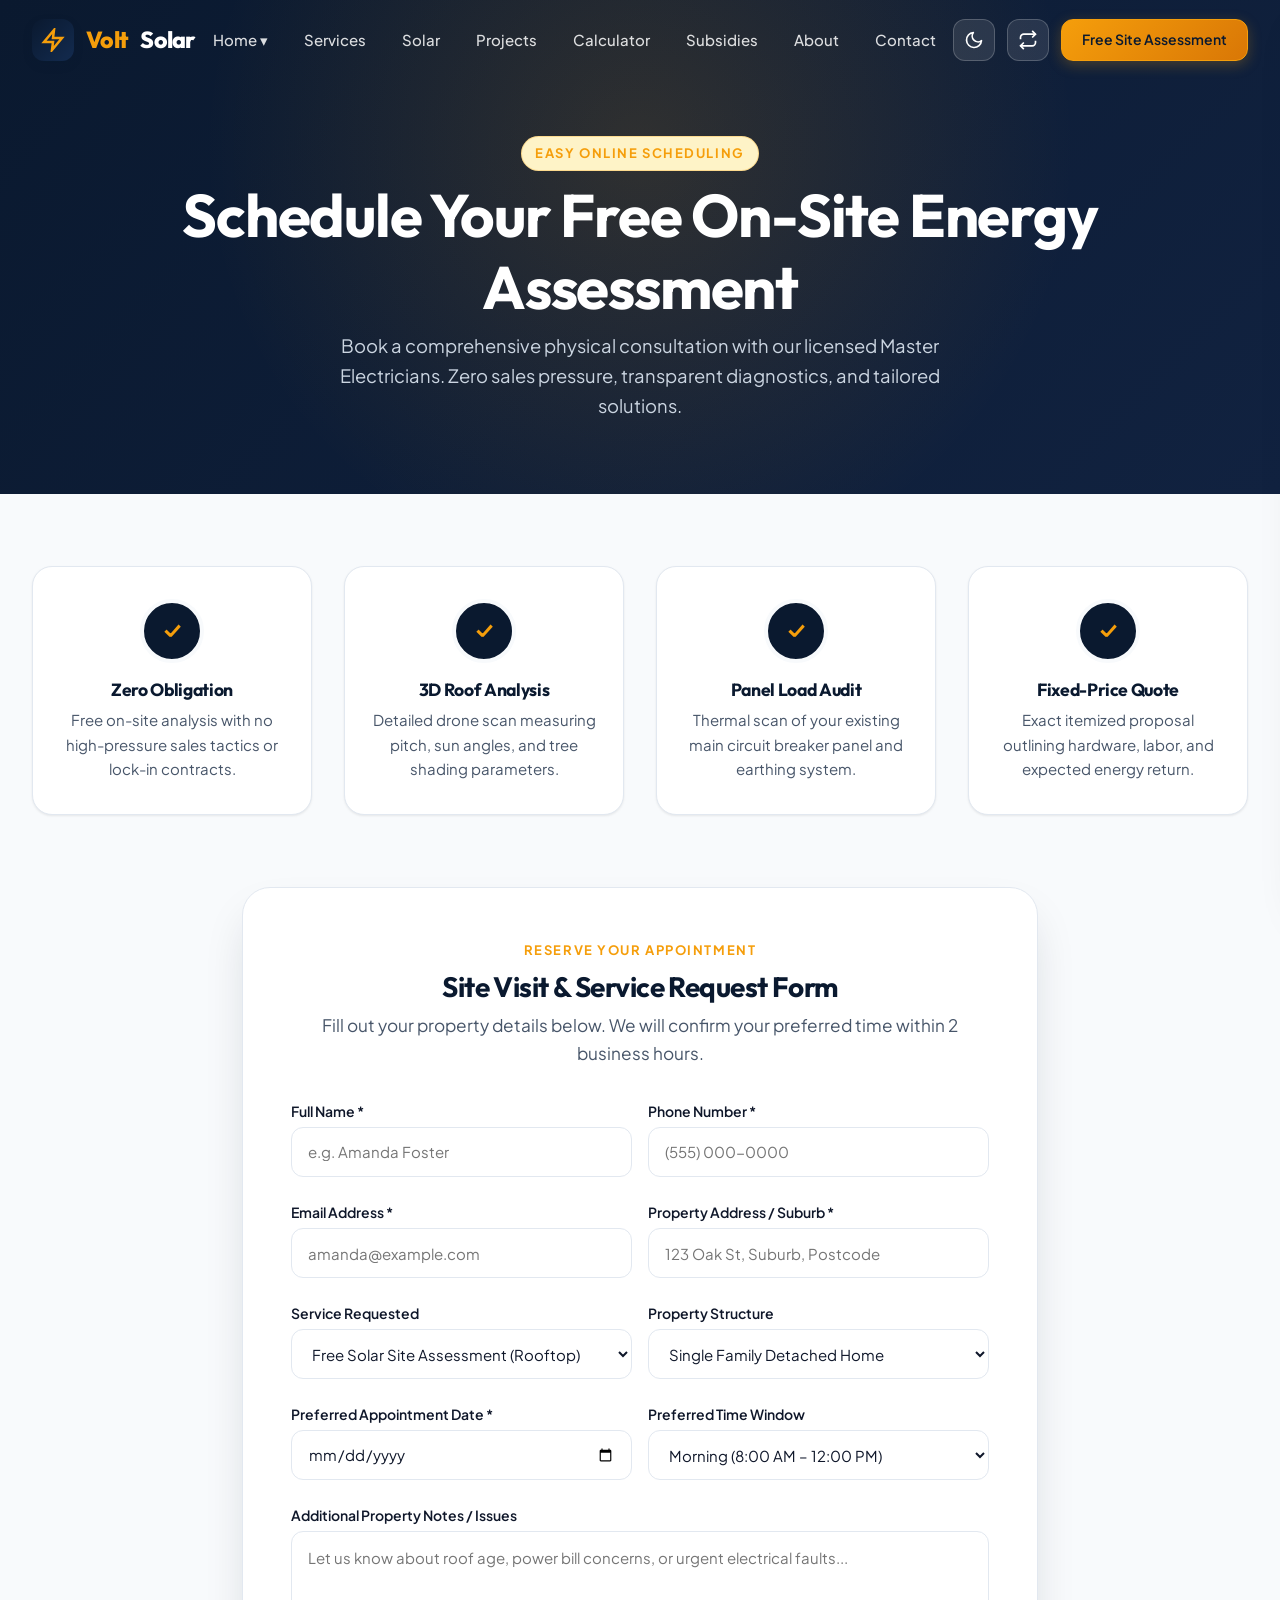
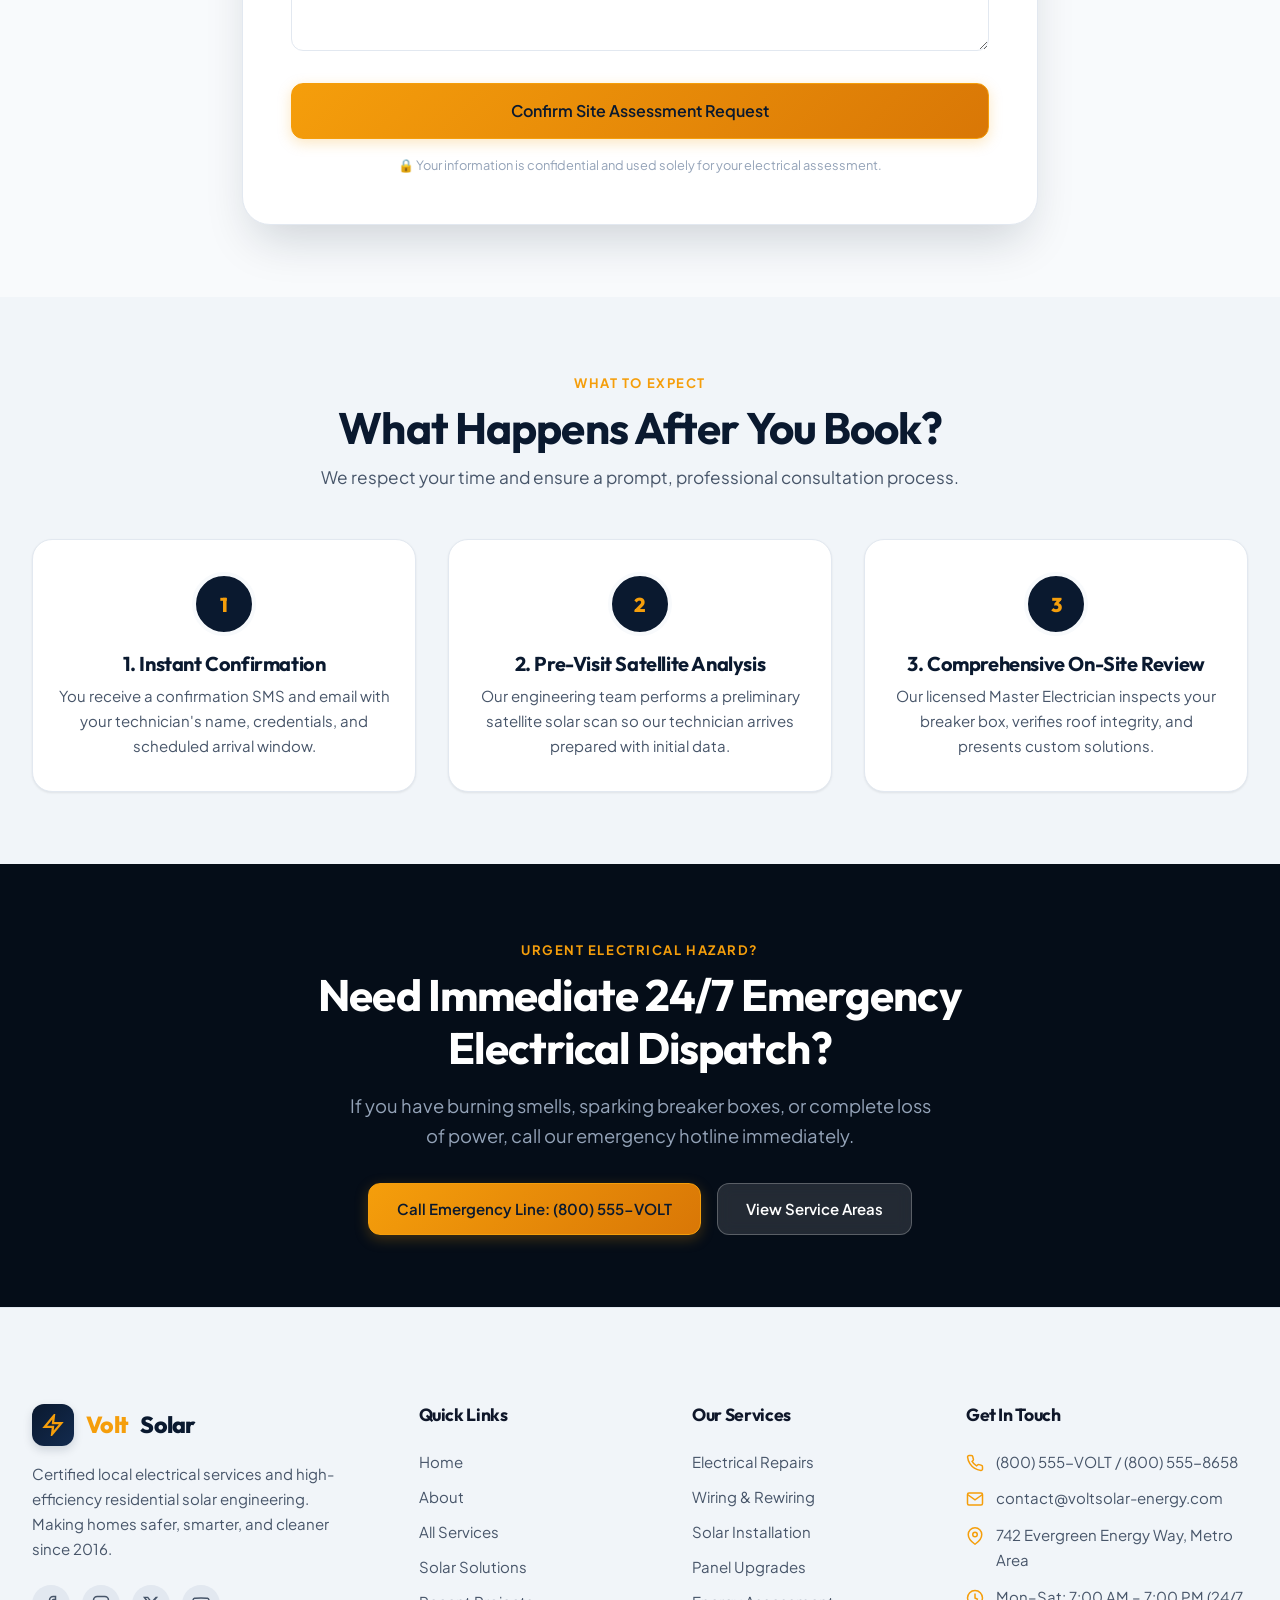
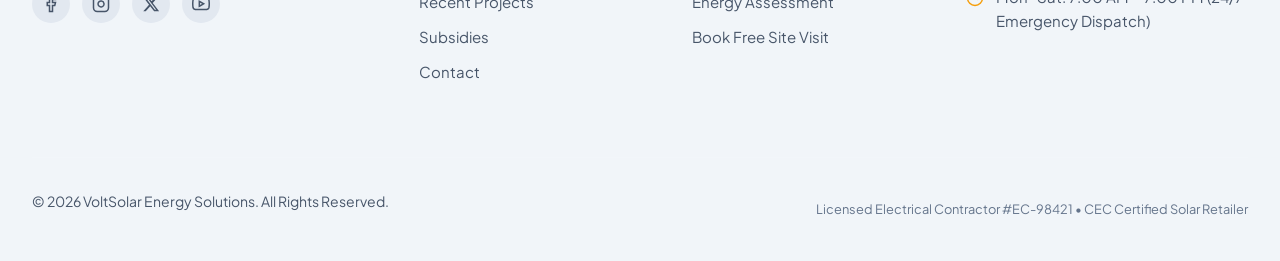
<file: booking.html>
<!DOCTYPE html>
<html lang="en" data-theme="light" dir="ltr">
<head>
  <link rel="icon" type="image/svg+xml" href="assets/images/favicon.svg">

  <meta charset="UTF-8">
  <meta name="viewport" content="width=device-width, initial-scale=1.0">
  <title>Book a Free Site Assessment & Electrical Service | VoltSolar</title>
  <meta name="description" content="Schedule your zero-obligation on-site solar assessment or master electrical service appointment. Instant scheduling, transparent estimates, licensed inspectors.">
  <meta name="keywords" content="book electrician, solar assessment, schedule solar quote, electrical repair booking">

  <link rel="stylesheet" href="assets/css/style.css">
  <link rel="stylesheet" href="assets/css/dark-mode.css">
  <link rel="stylesheet" href="assets/css/rtl.css">
</head>
<body>

  <!-- Header -->
  <header class="site-header" id="site-header">
    <div class="container header-container">
      <a href="index.html" class="brand-logo" aria-label="VoltSolar Homepage">
        <div class="brand-logo-icon">
          <svg width="24" height="24" viewBox="0 0 24 24" fill="none" stroke="currentColor" stroke-width="2.5"><polygon points="13 2 3 14 12 14 11 22 21 10 12 10 13 2"></polygon></svg>
        </div>
        <span>Volt</span>Solar
      </a>

      <nav class="nav-menu" aria-label="Main Navigation">
        <div class="nav-item-dropdown">
          <a href="index.html" class="nav-link">Home ▾</a>
          <div class="dropdown-menu">
            <a href="index.html" class="dropdown-link">Home 1</a>
            <a href="home-2.html" class="dropdown-link">Home 2</a>
          </div>
        </div>
        <a href="services.html" class="nav-link">Services</a>
        <a href="solar.html" class="nav-link">Solar</a>
        <a href="projects.html" class="nav-link">Projects</a>
        <a href="calculator.html" class="nav-link">Calculator</a>
        <a href="subsidies.html" class="nav-link">Subsidies</a>
        <a href="about.html" class="nav-link">About</a>
        <a href="contact.html" class="nav-link">Contact</a>
      </nav>

      <div class="header-actions">
        <button class="theme-toggle-btn" aria-label="Toggle Dark/Light Mode"><svg width="20" height="20" viewBox="0 0 24 24" fill="none" stroke="currentColor" stroke-width="2"><path d="M21 12.79A9 9 0 1 1 11.21 3 7 7 0 0 0 21 12.79z"></path></svg></button>
        <button class="rtl-toggle-btn" aria-label="Toggle RTL Mode"><svg width="20" height="20" viewBox="0 0 24 24" fill="none" stroke="currentColor" stroke-width="2"><polyline points="17 1 21 5 17 9"></polyline><path d="M3 11V9a4 4 0 0 1 4-4h14"></path><polyline points="7 23 3 19 7 15"></polyline><path d="M21 13v2a4 4 0 0 1-4 4H3"></path></svg></button>
        <a href="booking.html" class="btn btn-primary btn-sm d-none d-lg-inline-flex">Free Site Assessment</a>
        <button class="hamburger-btn" aria-label="Open Mobile Menu"><span class="hamburger-line"></span><span class="hamburger-line"></span><span class="hamburger-line"></span></button>
      </div>
    </div>
  </header>

  <!-- Mobile Offcanvas Drawer -->
  <div class="mobile-drawer-overlay"></div>
  <div class="mobile-drawer">
    <div>
      <div class="mobile-drawer-header">
        <a href="index.html" class="brand-logo"><div class="brand-logo-icon"><svg width="22" height="22" viewBox="0 0 24 24" fill="none" stroke="currentColor" stroke-width="2.5"><polygon points="13 2 3 14 12 14 11 22 21 10 12 10 13 2"></polygon></svg></div><span>Volt</span>Solar</a>
        <button class="close-drawer-btn" aria-label="Close Menu">✕</button>
      </div>
      <ul class="mobile-nav-list">
        <li><a href="index.html" class="mobile-nav-link">Home 1</a></li>
        <li><a href="home-2.html" class="mobile-nav-link">Home 2</a></li>
        <li><a href="services.html" class="mobile-nav-link">Services</a></li>
        <li><a href="solar.html" class="mobile-nav-link">Solar</a></li>
        <li><a href="projects.html" class="mobile-nav-link">Projects</a></li>
        <li><a href="calculator.html" class="mobile-nav-link">Calculator</a></li>
        <li><a href="subsidies.html" class="mobile-nav-link">Subsidies</a></li>
        <li><a href="about.html" class="mobile-nav-link">About</a></li>
        <li><a href="contact.html" class="mobile-nav-link">Contact</a></li>
      </ul>
    </div>
    <div style="margin-top: var(--space-xl);"><a href="booking.html" class="btn btn-primary active" style="width: 100%;">Book Free Assessment</a></div>
  </div>

  <main>
    <!-- ==========================================================================
         BOOKING - SECTION 1: BOOKING HERO
         ========================================================================== -->
    <section class="page-hero" id="booking-hero">
      <div class="container reveal-on-scroll">
        <div class="eyebrow" style="color: var(--color-accent); justify-content: center;">
          <span class="eyebrow-badge">EASY ONLINE SCHEDULING</span>
        </div>
        <h1>Schedule Your Free On-Site Energy Assessment</h1>
        <p>
          Book a comprehensive physical consultation with our licensed Master Electricians. Zero sales pressure, transparent diagnostics, and tailored solutions.
        </p>
      </div>
    </section>

    <!-- ==========================================================================
         BOOKING - SECTION 2: ASSESSMENT BENEFITS
         ========================================================================== -->
    <section class="section" style="padding-bottom: 0;" id="booking-perks">
      <div class="container">
        <div class="grid-cards-4 reveal-on-scroll">
          <div class="step-card">
            <div class="step-number">✓</div>
            <h3 class="card-title" style="font-size: 1.1rem;">Zero Obligation</h3>
            <p class="card-text">Free on-site analysis with no high-pressure sales tactics or lock-in contracts.</p>
          </div>

          <div class="step-card">
            <div class="step-number">✓</div>
            <h3 class="card-title" style="font-size: 1.1rem;">3D Roof Analysis</h3>
            <p class="card-text">Detailed drone scan measuring pitch, sun angles, and tree shading parameters.</p>
          </div>

          <div class="step-card">
            <div class="step-number">✓</div>
            <h3 class="card-title" style="font-size: 1.1rem;">Panel Load Audit</h3>
            <p class="card-text">Thermal scan of your existing main circuit breaker panel and earthing system.</p>
          </div>

          <div class="step-card">
            <div class="step-number">✓</div>
            <h3 class="card-title" style="font-size: 1.1rem;">Fixed-Price Quote</h3>
            <p class="card-text">Exact itemized proposal outlining hardware, labor, and expected energy return.</p>
          </div>
        </div>
      </div>
    </section>

    <!-- ==========================================================================
         BOOKING - SECTION 3: COMPREHENSIVE BOOKING FORM
         ========================================================================== -->
    <section class="section" id="booking-form-section">
      <div class="container" style="max-width: 860px;">
        <div class="card reveal-on-scroll" style="padding: var(--space-2xl); border-radius: var(--radius-xl); box-shadow: var(--shadow-xl);">
          <div class="section-header" style="margin-bottom: var(--space-xl);">
            <div class="eyebrow">RESERVE YOUR APPOINTMENT</div>
            <h2 style="font-size: 1.75rem;">Site Visit & Service Request Form</h2>
            <p>Fill out your property details below. We will confirm your preferred time within 2 business hours.</p>
          </div>

          <form class="validate-form" id="mainBookingForm" method="POST" action="https://formspree.io/f/placeholder" novalidate>
            <div class="form-status-alert"></div>

            <div class="form-row form-row-2">
              <div class="form-group">
                <label class="form-label" for="book-name">Full Name *</label>
                <input type="text" id="book-name" name="name" class="form-control" placeholder="e.g. Amanda Foster" required>
                <div class="invalid-feedback">Please enter your full name.</div>
              </div>
              <div class="form-group">
                <label class="form-label" for="book-phone">Phone Number *</label>
                <input type="tel" id="book-phone" name="phone" class="form-control" placeholder="(555) 000-0000" required>
                <div class="invalid-feedback">Please provide a valid contact number.</div>
              </div>
            </div>

            <div class="form-row form-row-2">
              <div class="form-group">
                <label class="form-label" for="book-email">Email Address *</label>
                <input type="email" id="book-email" name="email" class="form-control" placeholder="amanda@example.com" required>
                <div class="invalid-feedback">Please enter a valid email address.</div>
              </div>
              <div class="form-group">
                <label class="form-label" for="book-address">Property Address / Suburb *</label>
                <input type="text" id="book-address" name="address" class="form-control" placeholder="123 Oak St, Suburb, Postcode" required>
                <div class="invalid-feedback">Please provide your installation address.</div>
              </div>
            </div>

            <div class="form-row form-row-2">
              <div class="form-group">
                <label class="form-label" for="book-service">Service Requested</label>
                <select id="book-service" name="service" class="form-control">
                  <option value="solar-assessment">Free Solar Site Assessment (Rooftop)</option>
                  <option value="electrical-repair">Electrical Fault Repair / Diagnostics</option>
                  <option value="panel-upgrade">200A Electrical Panel Upgrade</option>
                  <option value="ev-charger">EV Level 2 Charger Installation</option>
                  <option value="rewiring">Full House Rewiring & Safety Audit</option>
                  <option value="lighting">Smart Architectural LED Lighting</option>
                </select>
              </div>
              <div class="form-group">
                <label class="form-label" for="book-property">Property Structure</label>
                <select id="book-property" name="property_type" class="form-control">
                  <option value="single-family">Single Family Detached Home</option>
                  <option value="townhouse">Townhouse / Duplex</option>
                  <option value="commercial">Commercial Building</option>
                </select>
              </div>
            </div>

            <div class="form-row form-row-2">
              <div class="form-group">
                <label class="form-label" for="book-date">Preferred Appointment Date *</label>
                <input type="date" id="book-date" name="preferred_date" class="form-control" required>
                <div class="invalid-feedback">Please select a preferred date.</div>
              </div>
              <div class="form-group">
                <label class="form-label" for="book-time">Preferred Time Window</label>
                <select id="book-time" name="preferred_time" class="form-control">
                  <option value="morning">Morning (8:00 AM – 12:00 PM)</option>
                  <option value="afternoon">Afternoon (12:00 PM – 4:00 PM)</option>
                  <option value="evening">Late Afternoon (4:00 PM – 7:00 PM)</option>
                </select>
              </div>
            </div>

            <div class="form-group">
              <label class="form-label" for="book-msg">Additional Property Notes / Issues</label>
              <textarea id="book-msg" name="message" class="form-control" rows="3" placeholder="Let us know about roof age, power bill concerns, or urgent electrical faults..."></textarea>
            </div>

            <button type="submit" class="btn btn-primary" style="width: 100%; height: 56px; font-size: 1rem;">Confirm Site Assessment Request</button>
            <div style="font-size: 0.8rem; text-align: center; color: var(--color-text-subtle); margin-top: var(--space-md);">
              🔒 Your information is confidential and used solely for your electrical assessment.
            </div>
          </form>
        </div>
      </div>
    </section>

    <!-- ==========================================================================
         BOOKING - SECTION 4: WHAT HAPPENS AFTER BOOKING
         ========================================================================== -->
    <section class="section section-alt" id="post-booking-steps">
      <div class="container">
        <div class="section-header reveal-on-scroll">
          <div class="eyebrow">WHAT TO EXPECT</div>
          <h2>What Happens After You Book?</h2>
          <p>We respect your time and ensure a prompt, professional consultation process.</p>
        </div>

        <div class="grid-cards-3 reveal-on-scroll">
          <div class="step-card">
            <div class="step-number">1</div>
            <h3 class="card-title">1. Instant Confirmation</h3>
            <p class="card-text">You receive a confirmation SMS and email with your technician's name, credentials, and scheduled arrival window.</p>
          </div>

          <div class="step-card">
            <div class="step-number">2</div>
            <h3 class="card-title">2. Pre-Visit Satellite Analysis</h3>
            <p class="card-text">Our engineering team performs a preliminary satellite solar scan so our technician arrives prepared with initial data.</p>
          </div>

          <div class="step-card">
            <div class="step-number">3</div>
            <h3 class="card-title">3. Comprehensive On-Site Review</h3>
            <p class="card-text">Our licensed Master Electrician inspects your breaker box, verifies roof integrity, and presents custom solutions.</p>
          </div>
        </div>
      </div>
    </section>

    <!-- ==========================================================================
         BOOKING - SECTION 5: 24/7 EMERGENCY DISPATCH CTA
         ========================================================================== -->
    <section class="section section-dark" id="booking-emergency">
      <div class="container text-center reveal-on-scroll">
        <div class="eyebrow" style="color: var(--color-accent);">URGENT ELECTRICAL HAZARD?</div>
        <h2 style="max-width: 760px; margin: 0 auto var(--space-md) auto;">Need Immediate 24/7 Emergency Electrical Dispatch?</h2>
        <p style="max-width: 600px; margin: 0 auto var(--space-xl) auto; font-size: 1.15rem;">
          If you have burning smells, sparking breaker boxes, or complete loss of power, call our emergency hotline immediately.
        </p>
        <div class="btn-group" style="justify-content: center;">
          <a href="tel:+18005558658" class="btn btn-primary">Call Emergency Line: (800) 555-VOLT</a>
          <a href="contact.html" class="btn btn-glass">View Service Areas</a>
        </div>
      </div>
    </section>
  </main>

  <!-- Footer -->
  <footer class="site-footer">
    <div class="container">
      <div class="footer-grid">
        <div class="footer-brand">
          <a href="index.html" class="brand-logo" style="color: #FFFFFF;"><div class="brand-logo-icon"><svg width="22" height="22" viewBox="0 0 24 24" fill="none" stroke="currentColor" stroke-width="2.5"><polygon points="13 2 3 14 12 14 11 22 21 10 12 10 13 2"></polygon></svg></div><span>Volt</span>Solar</a>
          <p>Certified local electrical services and high-efficiency residential solar engineering. Making homes safer, smarter, and cleaner since 2016.</p>
          <div class="social-links">
            <a href="#" class="social-btn" aria-label="Facebook"><svg width="18" height="18" viewBox="0 0 24 24" fill="none" stroke="currentColor" stroke-width="2"><path d="M18 2h-3a5 5 0 0 0-5 5v3H7v4h3v8h4v-8h3l1-4h-4V7a1 1 0 0 1 1-1h3z"></path></svg></a>
            <a href="#" class="social-btn" aria-label="Instagram"><svg width="18" height="18" viewBox="0 0 24 24" fill="none" stroke="currentColor" stroke-width="2"><rect x="2" y="2" width="20" height="20" rx="5" ry="5"></rect><path d="M16 11.37A4 4 0 1 1 12.63 8 4 4 0 0 1 16 11.37z"></path><line x1="17.5" y1="6.5" x2="17.51" y2="6.5"></line></svg></a>
            <a href="#" class="social-btn" aria-label="X (Twitter)"><svg width="18" height="18" viewBox="0 0 24 24" fill="currentColor" stroke="none"><path d="M18.244 2.25h3.308l-7.227 8.26 8.502 11.24H16.17l-5.214-6.817L4.99 21.75H1.68l7.73-8.835L1.254 2.25H8.08l4.713 6.231zm-1.161 17.52h1.833L7.084 4.126H5.117z"></path></svg></a>
            <a href="#" class="social-btn" aria-label="YouTube"><svg width="18" height="18" viewBox="0 0 24 24" fill="none" stroke="currentColor" stroke-width="2"><path d="M22.54 6.42a2.78 2.78 0 0 0-1.94-2C18.88 4 12 4 12 4s-6.88 0-8.6.46a2.78 2.78 0 0 0-1.94 2A29 29 0 0 0 1 11.75a29 29 0 0 0 .46 5.33A2.78 2.78 0 0 0 3.4 19c1.72.46 8.6.46 8.6.46s6.88 0 8.6-.46a2.78 2.78 0 0 0 1.94-2 29 29 0 0 0 .46-5.25 29 29 0 0 0-.46-5.33z"></path><polygon points="9.75 15.02 15.5 11.75 9.75 8.48 9.75 15.02"></polygon></svg></a>
          </div>
        </div>

        <div>
          <h4 class="footer-title">Quick Links</h4>
          <div class="footer-links">
            <a href="index.html" class="footer-link">Home</a>
            <a href="about.html" class="footer-link">About</a>
            <a href="services.html" class="footer-link">All Services</a>
            <a href="solar.html" class="footer-link">Solar Solutions</a>
            <a href="projects.html" class="footer-link">Recent Projects</a>
            <a href="subsidies.html" class="footer-link">Subsidies</a>
            <a href="contact.html" class="footer-link">Contact</a>
          </div>
        </div>

        <div>
          <h4 class="footer-title">Our Services</h4>
          <div class="footer-links">
            <a href="service-details.html" class="footer-link">Electrical Repairs</a>
            <a href="services.html" class="footer-link">Wiring & Rewiring</a>
            <a href="solar.html" class="footer-link">Solar Installation</a>
            <a href="services.html" class="footer-link">Panel Upgrades</a>
            <a href="calculator.html" class="footer-link">Energy Assessment</a>
            <a href="booking.html" class="footer-link">Book Free Site Visit</a>
          </div>
        </div>

        <div>
          <h4 class="footer-title">Get In Touch</h4>
          <div class="footer-contact-item"><svg width="18" height="18" viewBox="0 0 24 24" fill="none" stroke="currentColor" stroke-width="2"><path d="M22 16.92v3a2 2 0 0 1-2.18 2 19.79 19.79 0 0 1-8.63-3.07 19.5 19.5 0 0 1-6-6 19.79 19.79 0 0 1-3.07-8.67A2 2 0 0 1 4.11 2h3a2 2 0 0 1 2 1.72 12.84 12.84 0 0 0 .7 2.81 2 2 0 0 1-.45 2.11L8.09 9.91a16 16 0 0 0 6 6l1.27-1.27a2 2 0 0 1 2.11-.45 12.84 12.84 0 0 0 2.81.7A2 2 0 0 1 22 16.92z"></path></svg><span>(800) 555-VOLT / (800) 555-8658</span></div>
          <div class="footer-contact-item"><svg width="18" height="18" viewBox="0 0 24 24" fill="none" stroke="currentColor" stroke-width="2"><path d="M4 4h16c1.1 0 2 .9 2 2v12c0 1.1-.9 2-2 2H4c-1.1 0-2-.9-2-2V6c0-1.1.9-2 2-2z"></path><polyline points="22,6 12,13 2,6"></polyline></svg><span>contact@voltsolar-energy.com</span></div>
          <div class="footer-contact-item"><svg width="18" height="18" viewBox="0 0 24 24" fill="none" stroke="currentColor" stroke-width="2"><path d="M21 10c0 7-9 13-9 13s-9-6-9-13a9 9 0 0 1 18 0z"></path><circle cx="12" cy="10" r="3"></circle></svg><span>742 Evergreen Energy Way, Metro Area</span></div>
          <div class="footer-contact-item"><svg width="18" height="18" viewBox="0 0 24 24" fill="none" stroke="currentColor" stroke-width="2"><circle cx="12" cy="12" r="10"></circle><polyline points="12 6 12 12 16 14"></polyline></svg><span>Mon–Sat: 7:00 AM – 7:00 PM (24/7 Emergency Dispatch)</span></div>
        </div>
      </div>

      <div class="footer-bottom">
        <p>© 2026 VoltSolar Energy Solutions. All Rights Reserved.</p>
        <p style="font-size: 0.8rem; color: #64748B;">Licensed Electrical Contractor #EC-98421 • CEC Certified Solar Retailer</p>
      </div>
    </div>
  </footer>

  <button class="scroll-top-btn" id="scrollTopBtn" aria-label="Scroll to top of page"><svg width="22" height="22" viewBox="0 0 24 24" fill="none" stroke="currentColor" stroke-width="2.5"><polyline points="18 15 12 9 6 15"></polyline></svg></button>
  <script src="assets/js/main.js"></script>
</body>
</html>
</file>
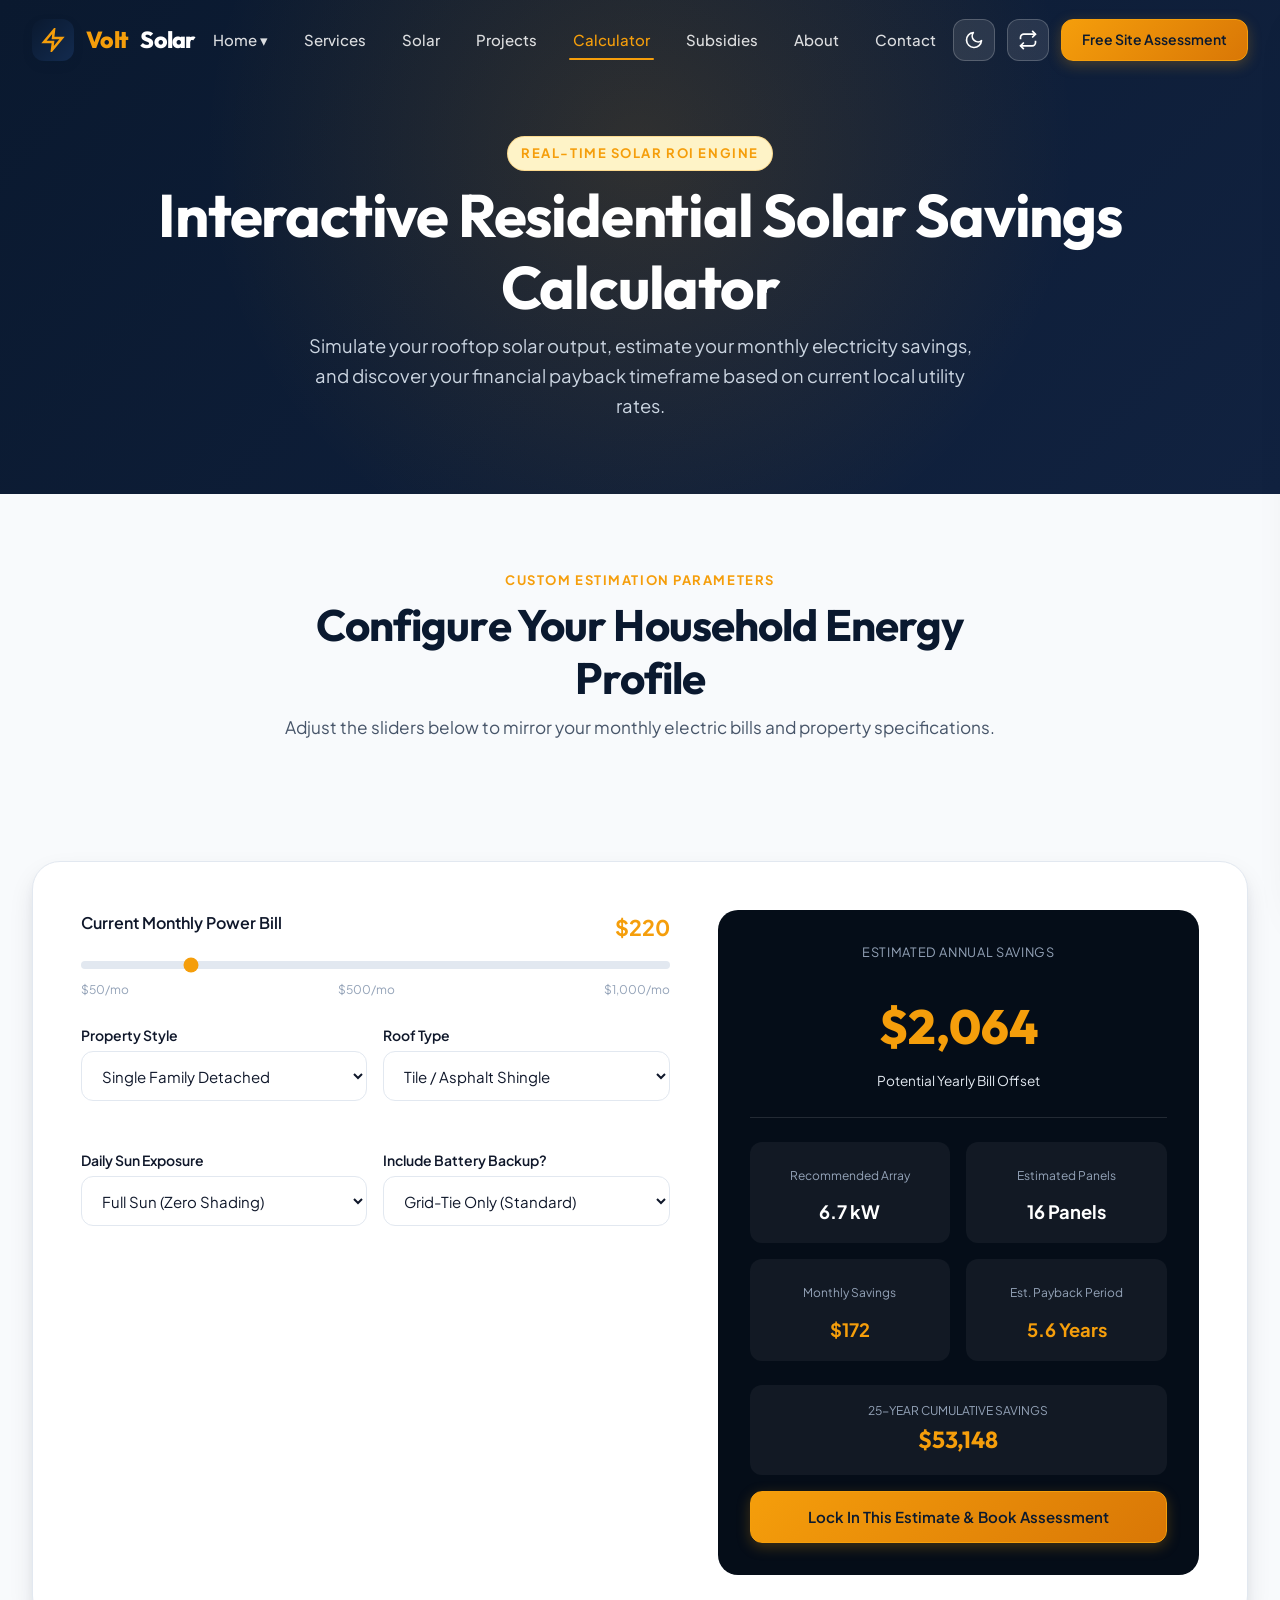
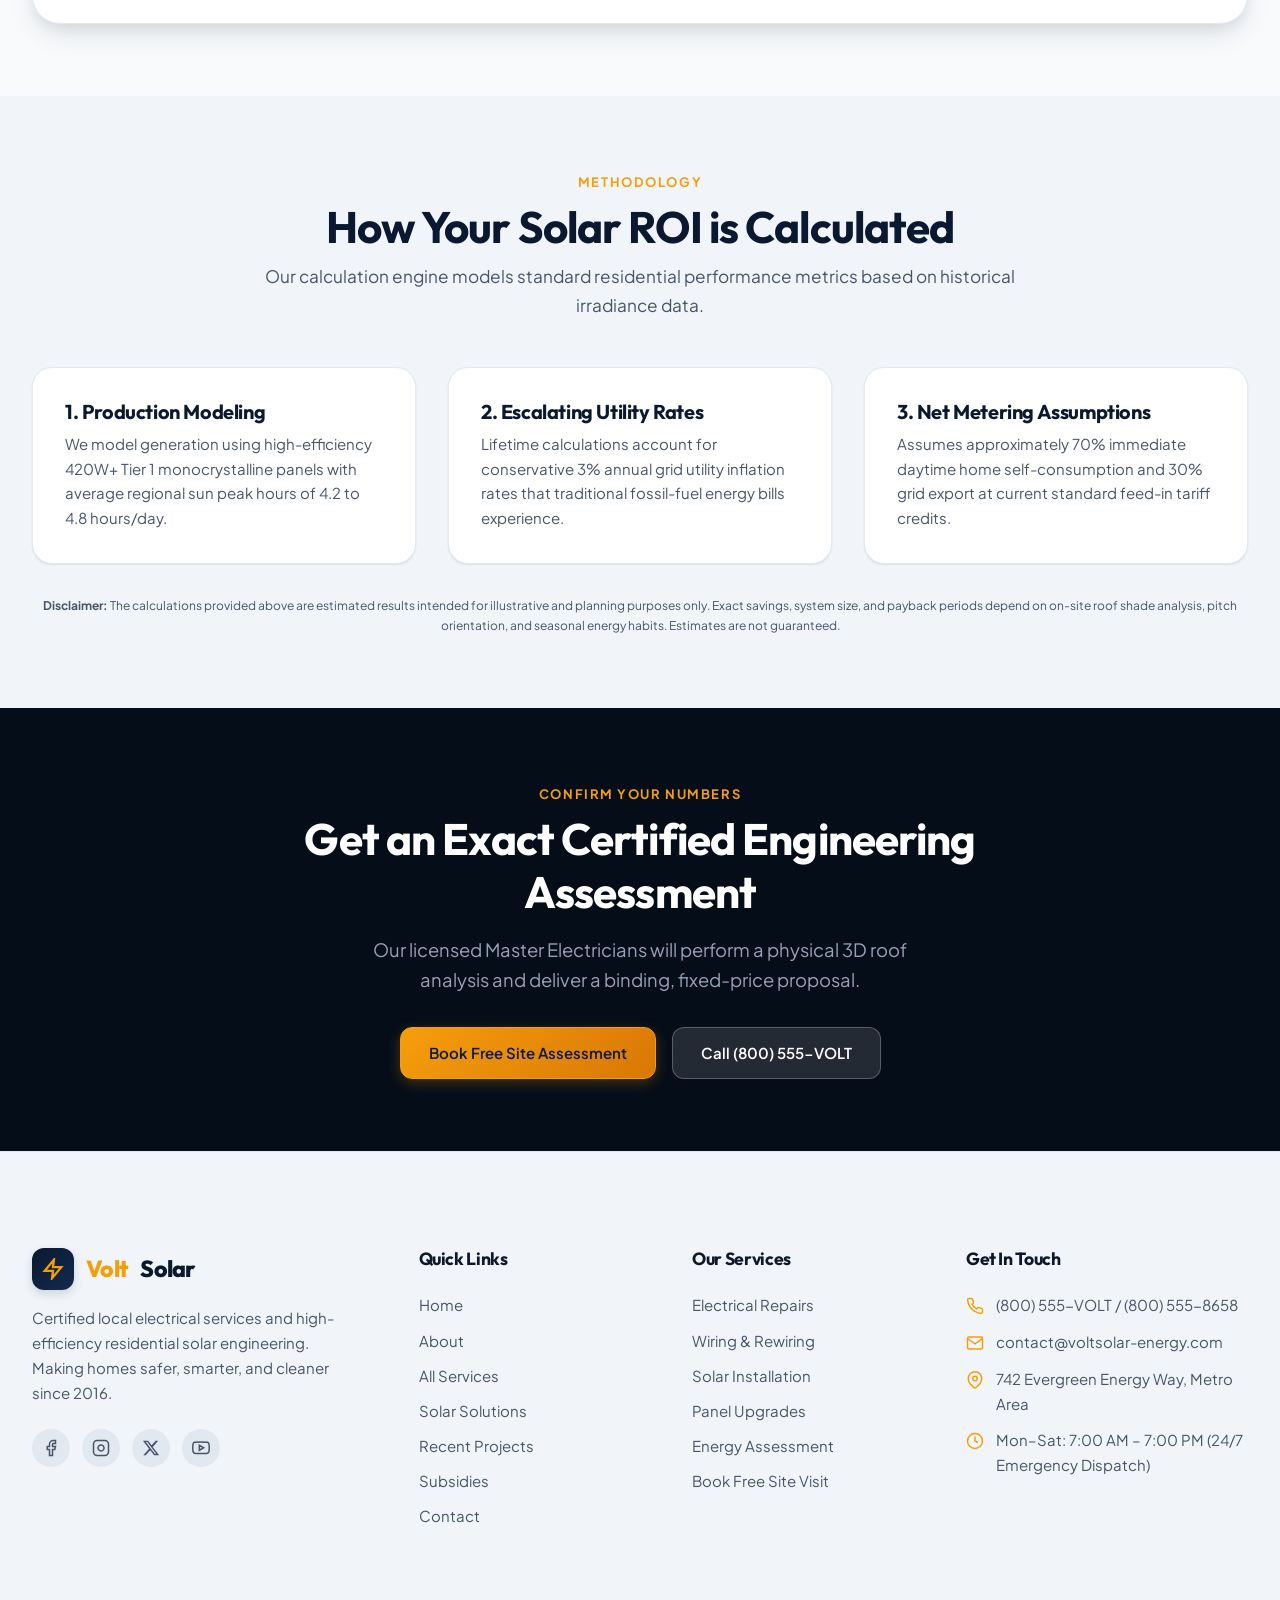
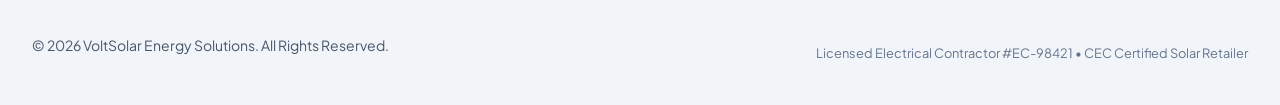
<file: calculator.html>
<!DOCTYPE html>
<html lang="en" data-theme="light" dir="ltr">
<head>
  <link rel="icon" type="image/svg+xml" href="assets/images/favicon.svg">

  <meta charset="UTF-8">
  <meta name="viewport" content="width=device-width, initial-scale=1.0">
  <title>Solar ROI & Savings Calculator | VoltSolar Energy</title>
  <meta name="description" content="Calculate your potential rooftop solar panel capacity, monthly power bill savings, 25-year lifetime return, and payback period with our interactive calculator.">
  <meta name="keywords" content="solar savings calculator, solar ROI, estimated power savings, solar payback calculator">

  <link rel="stylesheet" href="assets/css/style.css">
  <link rel="stylesheet" href="assets/css/dark-mode.css">
  <link rel="stylesheet" href="assets/css/rtl.css">
</head>
<body>

  <!-- Header -->
  <header class="site-header" id="site-header">
    <div class="container header-container">
      <a href="index.html" class="brand-logo" aria-label="VoltSolar Homepage">
        <div class="brand-logo-icon">
          <svg width="24" height="24" viewBox="0 0 24 24" fill="none" stroke="currentColor" stroke-width="2.5"><polygon points="13 2 3 14 12 14 11 22 21 10 12 10 13 2"></polygon></svg>
        </div>
        <span>Volt</span>Solar
      </a>

      <nav class="nav-menu" aria-label="Main Navigation">
        <div class="nav-item-dropdown">
          <a href="index.html" class="nav-link">Home ▾</a>
          <div class="dropdown-menu">
            <a href="index.html" class="dropdown-link">Home 1</a>
            <a href="home-2.html" class="dropdown-link">Home 2</a>
          </div>
        </div>
        <a href="services.html" class="nav-link">Services</a>
        <a href="solar.html" class="nav-link">Solar</a>
        <a href="projects.html" class="nav-link">Projects</a>
        <a href="calculator.html" class="nav-link active">Calculator</a>
        <a href="subsidies.html" class="nav-link">Subsidies</a>
        <a href="about.html" class="nav-link">About</a>
        <a href="contact.html" class="nav-link">Contact</a>
      </nav>

      <div class="header-actions">
        <button class="theme-toggle-btn" aria-label="Toggle Dark/Light Mode"><svg width="20" height="20" viewBox="0 0 24 24" fill="none" stroke="currentColor" stroke-width="2"><path d="M21 12.79A9 9 0 1 1 11.21 3 7 7 0 0 0 21 12.79z"></path></svg></button>
        <button class="rtl-toggle-btn" aria-label="Toggle RTL Mode"><svg width="20" height="20" viewBox="0 0 24 24" fill="none" stroke="currentColor" stroke-width="2"><polyline points="17 1 21 5 17 9"></polyline><path d="M3 11V9a4 4 0 0 1 4-4h14"></path><polyline points="7 23 3 19 7 15"></polyline><path d="M21 13v2a4 4 0 0 1-4 4H3"></path></svg></button>
        <a href="booking.html" class="btn btn-primary btn-sm d-none d-lg-inline-flex">Free Site Assessment</a>
        <button class="hamburger-btn" aria-label="Open Mobile Menu"><span class="hamburger-line"></span><span class="hamburger-line"></span><span class="hamburger-line"></span></button>
      </div>
    </div>
  </header>

  <!-- Mobile Offcanvas Drawer -->
  <div class="mobile-drawer-overlay"></div>
  <div class="mobile-drawer">
    <div>
      <div class="mobile-drawer-header">
        <a href="index.html" class="brand-logo"><div class="brand-logo-icon"><svg width="22" height="22" viewBox="0 0 24 24" fill="none" stroke="currentColor" stroke-width="2.5"><polygon points="13 2 3 14 12 14 11 22 21 10 12 10 13 2"></polygon></svg></div><span>Volt</span>Solar</a>
        <button class="close-drawer-btn" aria-label="Close Menu">✕</button>
      </div>
      <ul class="mobile-nav-list">
        <li><a href="index.html" class="mobile-nav-link">Home 1</a></li>
        <li><a href="home-2.html" class="mobile-nav-link">Home 2</a></li>
        <li><a href="services.html" class="mobile-nav-link">Services</a></li>
        <li><a href="solar.html" class="mobile-nav-link">Solar</a></li>
        <li><a href="projects.html" class="mobile-nav-link">Projects</a></li>
        <li><a href="calculator.html" class="mobile-nav-link active">Calculator</a></li>
        <li><a href="subsidies.html" class="mobile-nav-link">Subsidies</a></li>
        <li><a href="about.html" class="mobile-nav-link">About</a></li>
        <li><a href="contact.html" class="mobile-nav-link">Contact</a></li>
      </ul>
    </div>
    <div style="margin-top: var(--space-xl);"><a href="booking.html" class="btn btn-primary" style="width: 100%;">Book Free Assessment</a></div>
  </div>

  <main>
    <!-- ==========================================================================
         CALCULATOR - SECTION 1: CALCULATOR HERO
         ========================================================================== -->
    <section class="page-hero" id="calc-hero">
      <div class="container reveal-on-scroll">
        <div class="eyebrow" style="color: var(--color-accent); justify-content: center;">
          <span class="eyebrow-badge">REAL-TIME SOLAR ROI ENGINE</span>
        </div>
        <h1>Interactive Residential Solar Savings Calculator</h1>
        <p>
          Simulate your rooftop solar output, estimate your monthly electricity savings, and discover your financial payback timeframe based on current local utility rates.
        </p>
      </div>
    </section>

    <!-- ==========================================================================
         CALCULATOR - SECTION 2: ENERGY USAGE INPUTS
         ========================================================================== -->
    <section class="section" style="padding-bottom: 0;" id="calc-inputs-intro">
      <div class="container">
        <div class="section-header reveal-on-scroll">
          <div class="eyebrow">CUSTOM ESTIMATION PARAMETERS</div>
          <h2>Configure Your Household Energy Profile</h2>
          <p>Adjust the sliders below to mirror your monthly electric bills and property specifications.</p>
        </div>
      </div>
    </section>

    <!-- ==========================================================================
         CALCULATOR - SECTION 3: SOLAR SAVINGS CALCULATOR ENGINE
         ========================================================================== -->
    <section class="section" id="calc-engine">
      <div class="container">
        <div class="calculator-wrapper reveal-on-scroll">
          <div class="calculator-grid">
            <!-- Left: Interactive Inputs -->
            <div>
              <div class="calc-input-group">
                <div class="calc-label">
                  <span>Current Monthly Power Bill</span>
                  <strong id="calc-bill-val" class="text-accent" style="font-size: 1.35rem;">$220</strong>
                </div>
                <input type="range" class="calc-range" id="calc-bill-slider" min="50" max="1000" step="10" value="220">
                <div style="display: flex; justify-content: space-between; font-size: 0.75rem; color: var(--color-text-subtle); margin-top: 4px;">
                  <span>$50/mo</span>
                  <span>$500/mo</span>
                  <span>$1,000/mo</span>
                </div>
              </div>

              <div class="form-row form-row-2" style="margin-bottom: var(--space-lg);">
                <div class="form-group">
                  <label class="form-label" for="calc-prop">Property Style</label>
                  <select class="form-control" id="calc-prop">
                    <option value="1">Single Family Detached</option>
                    <option value="0.85">Townhouse / Semi-Detached</option>
                    <option value="1.4">Large Multi-Story</option>
                  </select>
                </div>
                <div class="form-group">
                  <label class="form-label" for="calc-roof">Roof Type</label>
                  <select class="form-control" id="calc-roof">
                    <option value="1">Tile / Asphalt Shingle</option>
                    <option value="1.05">Standing Seam Metal</option>
                    <option value="0.95">Flat Membrane</option>
                  </select>
                </div>
              </div>

              <div class="form-row form-row-2">
                <div class="form-group">
                  <label class="form-label" for="calc-sun">Daily Sun Exposure</label>
                  <select class="form-control" id="calc-sun">
                    <option value="1">Full Sun (Zero Shading)</option>
                    <option value="0.9">Moderate (Partial Tree Shade)</option>
                    <option value="0.8">Filtered Sun / Valley</option>
                  </select>
                </div>
                <div class="form-group">
                  <label class="form-label" for="calc-battery">Include Battery Backup?</label>
                  <select class="form-control" id="calc-battery">
                    <option value="no">Grid-Tie Only (Standard)</option>
                    <option value="yes">Add 13.5 kWh Battery Storage</option>
                  </select>
                </div>
              </div>
            </div>

            <!-- Right: Results Panel -->
            <div class="calc-result-box">
              <div>
                <div style="font-size: 0.8rem; text-transform: uppercase; color: #94A3B8; text-align: center; letter-spacing: 0.05em;">Estimated Annual Savings</div>
                <div class="calc-hero-stat">
                  <div class="calc-hero-val" id="calc-annual-savings">$2,064</div>
                  <div style="font-size: 0.85rem; color: #E2E8F0; margin-top: 4px;">Potential Yearly Bill Offset</div>
                </div>

                <div class="calc-metric-row">
                  <div class="calc-mini-stat">
                    <div style="font-size: 0.75rem; color: #94A3B8;">Recommended Array</div>
                    <strong id="calc-system-size" style="font-size: 1.15rem; color: #FFFFFF;">6.7 kW</strong>
                  </div>
                  <div class="calc-mini-stat">
                    <div style="font-size: 0.75rem; color: #94A3B8;">Estimated Panels</div>
                    <strong id="calc-panel-count" style="font-size: 1.15rem; color: #FFFFFF;">16 Panels</strong>
                  </div>
                  <div class="calc-mini-stat">
                    <div style="font-size: 0.75rem; color: #94A3B8;">Monthly Savings</div>
                    <strong id="calc-monthly-savings" class="text-accent" style="font-size: 1.15rem;">$172</strong>
                  </div>
                  <div class="calc-mini-stat">
                    <div style="font-size: 0.75rem; color: #94A3B8;">Est. Payback Period</div>
                    <strong id="calc-payback" class="text-success" style="font-size: 1.15rem;">5.6 Years</strong>
                  </div>
                </div>

                <div style="background: rgba(255,255,255,0.05); padding: var(--space-md); border-radius: var(--radius-md); text-align: center; margin-bottom: var(--space-md);">
                  <div style="font-size: 0.75rem; color: #94A3B8; text-transform: uppercase;">25-Year Cumulative Savings</div>
                  <strong id="calc-lifetime-savings" class="text-accent" style="font-size: 1.45rem; font-family: var(--font-display);">$53,148</strong>
                </div>
              </div>

              <a href="booking.html" class="btn btn-primary" style="width: 100%;">Lock In This Estimate & Book Assessment</a>
            </div>
          </div>
        </div>
      </div>
    </section>

    <!-- ==========================================================================
         CALCULATOR - SECTION 4: RESULTS / EXPLANATION & BREAKDOWN
         ========================================================================== -->
    <section class="section section-alt" id="calc-explanation">
      <div class="container">
        <div class="section-header reveal-on-scroll">
          <div class="eyebrow">METHODOLOGY</div>
          <h2>How Your Solar ROI is Calculated</h2>
          <p>Our calculation engine models standard residential performance metrics based on historical irradiance data.</p>
        </div>

        <div class="grid-cards-3 reveal-on-scroll">
          <div class="card">
            <h3 class="card-title">1. Production Modeling</h3>
            <p class="card-text">We model generation using high-efficiency 420W+ Tier 1 monocrystalline panels with average regional sun peak hours of 4.2 to 4.8 hours/day.</p>
          </div>

          <div class="card">
            <h3 class="card-title">2. Escalating Utility Rates</h3>
            <p class="card-text">Lifetime calculations account for conservative 3% annual grid utility inflation rates that traditional fossil-fuel energy bills experience.</p>
          </div>

          <div class="card">
            <h3 class="card-title">3. Net Metering Assumptions</h3>
            <p class="card-text">Assumes approximately 70% immediate daytime home self-consumption and 30% grid export at current standard feed-in tariff credits.</p>
          </div>
        </div>

        <div class="calc-disclaimer" style="margin-top: var(--space-xl);">
          <strong>Disclaimer:</strong> The calculations provided above are estimated results intended for illustrative and planning purposes only. Exact savings, system size, and payback periods depend on on-site roof shade analysis, pitch orientation, and seasonal energy habits. Estimates are not guaranteed.
        </div>
      </div>
    </section>

    <!-- ==========================================================================
         CALCULATOR - SECTION 5: ASSESSMENT CTA
         ========================================================================== -->
    <section class="section section-dark" id="calc-cta">
      <div class="container text-center reveal-on-scroll">
        <div class="eyebrow" style="color: var(--color-accent);">CONFIRM YOUR NUMBERS</div>
        <h2 style="max-width: 760px; margin: 0 auto var(--space-md) auto;">Get an Exact Certified Engineering Assessment</h2>
        <p style="max-width: 600px; margin: 0 auto var(--space-xl) auto; font-size: 1.15rem;">
          Our licensed Master Electricians will perform a physical 3D roof analysis and deliver a binding, fixed-price proposal.
        </p>
        <div class="btn-group" style="justify-content: center;">
          <a href="booking.html" class="btn btn-primary">Book Free Site Assessment</a>
          <a href="contact.html" class="btn btn-glass">Call (800) 555-VOLT</a>
        </div>
      </div>
    </section>
  </main>

  <!-- Footer -->
  <footer class="site-footer">
    <div class="container">
      <div class="footer-grid">
        <div class="footer-brand">
          <a href="index.html" class="brand-logo" style="color: #FFFFFF;"><div class="brand-logo-icon"><svg width="22" height="22" viewBox="0 0 24 24" fill="none" stroke="currentColor" stroke-width="2.5"><polygon points="13 2 3 14 12 14 11 22 21 10 12 10 13 2"></polygon></svg></div><span>Volt</span>Solar</a>
          <p>Certified local electrical services and high-efficiency residential solar engineering. Making homes safer, smarter, and cleaner since 2016.</p>
          <div class="social-links">
            <a href="#" class="social-btn" aria-label="Facebook"><svg width="18" height="18" viewBox="0 0 24 24" fill="none" stroke="currentColor" stroke-width="2"><path d="M18 2h-3a5 5 0 0 0-5 5v3H7v4h3v8h4v-8h3l1-4h-4V7a1 1 0 0 1 1-1h3z"></path></svg></a>
            <a href="#" class="social-btn" aria-label="Instagram"><svg width="18" height="18" viewBox="0 0 24 24" fill="none" stroke="currentColor" stroke-width="2"><rect x="2" y="2" width="20" height="20" rx="5" ry="5"></rect><path d="M16 11.37A4 4 0 1 1 12.63 8 4 4 0 0 1 16 11.37z"></path><line x1="17.5" y1="6.5" x2="17.51" y2="6.5"></line></svg></a>
            <a href="#" class="social-btn" aria-label="X (Twitter)"><svg width="18" height="18" viewBox="0 0 24 24" fill="currentColor" stroke="none"><path d="M18.244 2.25h3.308l-7.227 8.26 8.502 11.24H16.17l-5.214-6.817L4.99 21.75H1.68l7.73-8.835L1.254 2.25H8.08l4.713 6.231zm-1.161 17.52h1.833L7.084 4.126H5.117z"></path></svg></a>
            <a href="#" class="social-btn" aria-label="YouTube"><svg width="18" height="18" viewBox="0 0 24 24" fill="none" stroke="currentColor" stroke-width="2"><path d="M22.54 6.42a2.78 2.78 0 0 0-1.94-2C18.88 4 12 4 12 4s-6.88 0-8.6.46a2.78 2.78 0 0 0-1.94 2A29 29 0 0 0 1 11.75a29 29 0 0 0 .46 5.33A2.78 2.78 0 0 0 3.4 19c1.72.46 8.6.46 8.6.46s6.88 0 8.6-.46a2.78 2.78 0 0 0 1.94-2 29 29 0 0 0 .46-5.25 29 29 0 0 0-.46-5.33z"></path><polygon points="9.75 15.02 15.5 11.75 9.75 8.48 9.75 15.02"></polygon></svg></a>
          </div>
        </div>

        <div>
          <h4 class="footer-title">Quick Links</h4>
          <div class="footer-links">
            <a href="index.html" class="footer-link">Home</a>
            <a href="about.html" class="footer-link">About</a>
            <a href="services.html" class="footer-link">All Services</a>
            <a href="solar.html" class="footer-link">Solar Solutions</a>
            <a href="projects.html" class="footer-link">Recent Projects</a>
            <a href="subsidies.html" class="footer-link">Subsidies</a>
            <a href="contact.html" class="footer-link">Contact</a>
          </div>
        </div>

        <div>
          <h4 class="footer-title">Our Services</h4>
          <div class="footer-links">
            <a href="service-details.html" class="footer-link">Electrical Repairs</a>
            <a href="services.html" class="footer-link">Wiring & Rewiring</a>
            <a href="solar.html" class="footer-link">Solar Installation</a>
            <a href="services.html" class="footer-link">Panel Upgrades</a>
            <a href="calculator.html" class="footer-link">Energy Assessment</a>
            <a href="booking.html" class="footer-link">Book Free Site Visit</a>
          </div>
        </div>

        <div>
          <h4 class="footer-title">Get In Touch</h4>
          <div class="footer-contact-item"><svg width="18" height="18" viewBox="0 0 24 24" fill="none" stroke="currentColor" stroke-width="2"><path d="M22 16.92v3a2 2 0 0 1-2.18 2 19.79 19.79 0 0 1-8.63-3.07 19.5 19.5 0 0 1-6-6 19.79 19.79 0 0 1-3.07-8.67A2 2 0 0 1 4.11 2h3a2 2 0 0 1 2 1.72 12.84 12.84 0 0 0 .7 2.81 2 2 0 0 1-.45 2.11L8.09 9.91a16 16 0 0 0 6 6l1.27-1.27a2 2 0 0 1 2.11-.45 12.84 12.84 0 0 0 2.81.7A2 2 0 0 1 22 16.92z"></path></svg><span>(800) 555-VOLT / (800) 555-8658</span></div>
          <div class="footer-contact-item"><svg width="18" height="18" viewBox="0 0 24 24" fill="none" stroke="currentColor" stroke-width="2"><path d="M4 4h16c1.1 0 2 .9 2 2v12c0 1.1-.9 2-2 2H4c-1.1 0-2-.9-2-2V6c0-1.1.9-2 2-2z"></path><polyline points="22,6 12,13 2,6"></polyline></svg><span>contact@voltsolar-energy.com</span></div>
          <div class="footer-contact-item"><svg width="18" height="18" viewBox="0 0 24 24" fill="none" stroke="currentColor" stroke-width="2"><path d="M21 10c0 7-9 13-9 13s-9-6-9-13a9 9 0 0 1 18 0z"></path><circle cx="12" cy="10" r="3"></circle></svg><span>742 Evergreen Energy Way, Metro Area</span></div>
          <div class="footer-contact-item"><svg width="18" height="18" viewBox="0 0 24 24" fill="none" stroke="currentColor" stroke-width="2"><circle cx="12" cy="12" r="10"></circle><polyline points="12 6 12 12 16 14"></polyline></svg><span>Mon–Sat: 7:00 AM – 7:00 PM (24/7 Emergency Dispatch)</span></div>
        </div>
      </div>

      <div class="footer-bottom">
        <p>© 2026 VoltSolar Energy Solutions. All Rights Reserved.</p>
        <p style="font-size: 0.8rem; color: #64748B;">Licensed Electrical Contractor #EC-98421 • CEC Certified Solar Retailer</p>
      </div>
    </div>
  </footer>

  <button class="scroll-top-btn" id="scrollTopBtn" aria-label="Scroll to top of page"><svg width="22" height="22" viewBox="0 0 24 24" fill="none" stroke="currentColor" stroke-width="2.5"><polyline points="18 15 12 9 6 15"></polyline></svg></button>
  <script src="assets/js/main.js"></script>
</body>
</html>
</file>
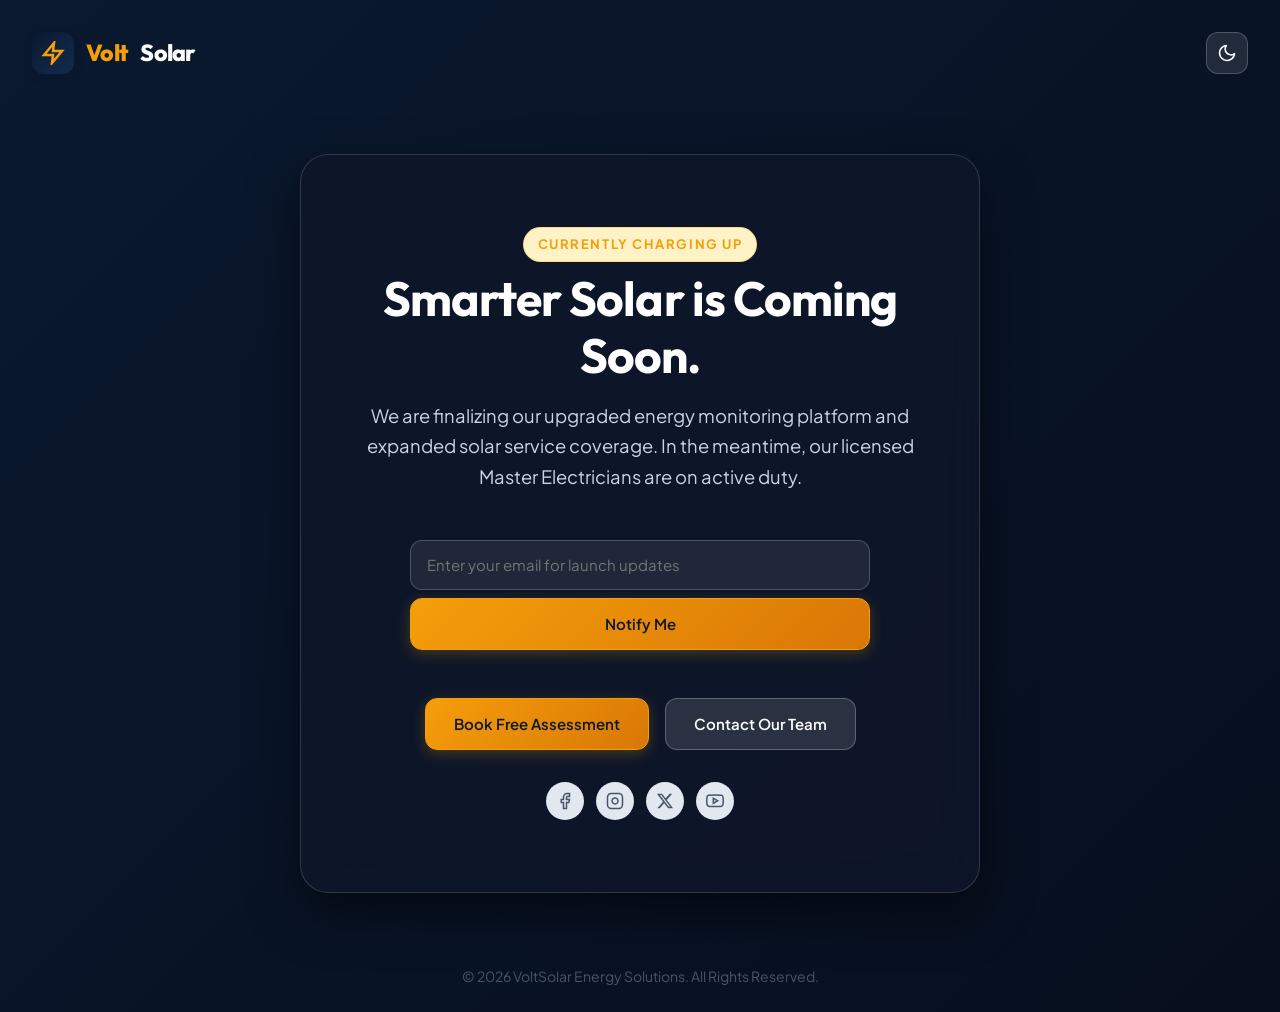
<file: coming-soon.html>
<!DOCTYPE html>
<html lang="en" data-theme="light" dir="ltr">
<head>
  <link rel="icon" type="image/svg+xml" href="assets/images/favicon.svg">

  <meta charset="UTF-8">
  <meta name="viewport" content="width=device-width, initial-scale=1.0">
  <title>Coming Soon | VoltSolar Energy Solutions</title>
  <meta name="description" content="We are powering up something exciting. VoltSolar Energy's new portal is launching soon.">

  <link rel="stylesheet" href="assets/css/style.css">
  <link rel="stylesheet" href="assets/css/dark-mode.css">
  <link rel="stylesheet" href="assets/css/rtl.css">
</head>
<body style="min-height: 100vh; display: flex; flex-direction: column; justify-content: space-between; background: linear-gradient(135deg, var(--color-primary) 0%, #070F1E 100%); color: #FFFFFF;">

  <!-- Header Minimal -->
  <header style="padding: var(--space-xl) 0;">
    <div class="container" style="display: flex; justify-content: space-between; align-items: center;">
      <a href="index.html" class="brand-logo" style="color: #FFFFFF;">
        <div class="brand-logo-icon">
          <svg width="24" height="24" viewBox="0 0 24 24" fill="none" stroke="currentColor" stroke-width="2.5"><polygon points="13 2 3 14 12 14 11 22 21 10 12 10 13 2"></polygon></svg>
        </div>
        <span>Volt</span>Solar
      </a>

      <button class="theme-toggle-btn" aria-label="Toggle Dark/Light Mode" style="background: rgba(255,255,255,0.1); border-color: rgba(255,255,255,0.2); color: #FFFFFF;">
        <svg width="20" height="20" viewBox="0 0 24 24" fill="none" stroke="currentColor" stroke-width="2"><path d="M21 12.79A9 9 0 1 1 11.21 3 7 7 0 0 0 21 12.79z"></path></svg>
      </button>
    </div>
  </header>

  <!-- Main Content -->
  <main style="flex-grow: 1; display: flex; align-items: center; justify-content: center; padding: var(--space-2xl) 0;">
    <div class="container text-center">
      <div style="max-width: 680px; margin: 0 auto; background: rgba(15, 23, 42, 0.75); padding: var(--space-3xl) var(--space-2xl); border-radius: var(--radius-xl); border: 1px solid rgba(255,255,255,0.15); backdrop-filter: blur(20px); box-shadow: 0 20px 50px rgba(0,0,0,0.5);">
        
        <div class="eyebrow" style="color: var(--color-accent); justify-content: center;">
          <span class="eyebrow-badge">CURRENTLY CHARGING UP</span>
        </div>

        <h1 style="color: #FFFFFF; font-size: clamp(2rem, 5vw, 3rem); margin-bottom: var(--space-md);">Smarter Solar is Coming Soon.</h1>
        <p style="color: #CBD5E1; font-size: 1.15rem; margin-bottom: var(--space-2xl);">
          We are finalizing our upgraded energy monitoring platform and expanded solar service coverage. In the meantime, our licensed Master Electricians are on active duty.
        </p>

        <!-- Mini Notify Form -->
        <form class="validate-form" style="display: flex; gap: var(--space-sm); max-width: 460px; margin: 0 auto var(--space-2xl) auto; flex-direction: column; @media(min-width: 640px){flex-direction: row;}">
          <input type="email" class="form-control" placeholder="Enter your email for launch updates" required style="background: rgba(255,255,255,0.08); border-color: rgba(255,255,255,0.2); color: #FFFFFF;">
          <button type="submit" class="btn btn-primary" style="white-space: nowrap;">Notify Me</button>
        </form>

        <div class="btn-group" style="justify-content: center; margin-bottom: var(--space-xl);">
          <a href="booking.html" class="btn btn-primary">Book Free Assessment</a>
          <a href="contact.html" class="btn btn-glass">Contact Our Team</a>
        </div>

        <!-- Social Links -->
        <div class="social-links" style="justify-content: center;">
          <a href="#" class="social-btn" aria-label="Facebook"><svg width="18" height="18" viewBox="0 0 24 24" fill="none" stroke="currentColor" stroke-width="2"><path d="M18 2h-3a5 5 0 0 0-5 5v3H7v4h3v8h4v-8h3l1-4h-4V7a1 1 0 0 1 1-1h3z"></path></svg></a>
          <a href="#" class="social-btn" aria-label="Instagram"><svg width="18" height="18" viewBox="0 0 24 24" fill="none" stroke="currentColor" stroke-width="2"><rect x="2" y="2" width="20" height="20" rx="5" ry="5"></rect><path d="M16 11.37A4 4 0 1 1 12.63 8 4 4 0 0 1 16 11.37z"></path><line x1="17.5" y1="6.5" x2="17.51" y2="6.5"></line></svg></a>
          <a href="#" class="social-btn" aria-label="X (Twitter)"><svg width="18" height="18" viewBox="0 0 24 24" fill="currentColor" stroke="none"><path d="M18.244 2.25h3.308l-7.227 8.26 8.502 11.24H16.17l-5.214-6.817L4.99 21.75H1.68l7.73-8.835L1.254 2.25H8.08l4.713 6.231zm-1.161 17.52h1.833L7.084 4.126H5.117z"></path></svg></a>
          <a href="#" class="social-btn" aria-label="YouTube"><svg width="18" height="18" viewBox="0 0 24 24" fill="none" stroke="currentColor" stroke-width="2"><path d="M22.54 6.42a2.78 2.78 0 0 0-1.94-2C18.88 4 12 4 12 4s-6.88 0-8.6.46a2.78 2.78 0 0 0-1.94 2A29 29 0 0 0 1 11.75a29 29 0 0 0 .46 5.33A2.78 2.78 0 0 0 3.4 19c1.72.46 8.6.46 8.6.46s6.88 0 8.6-.46a2.78 2.78 0 0 0 1.94-2 29 29 0 0 0 .46-5.25 29 29 0 0 0-.46-5.33z"></path><polygon points="9.75 15.02 15.5 11.75 9.75 8.48 9.75 15.02"></polygon></svg></a>
        </div>
      </div>
    </div>
  </main>

  <footer style="padding: var(--space-lg) 0; text-align: center; font-size: 0.875rem; color: #94A3B8;">
    <div class="container">
      <p>© 2026 VoltSolar Energy Solutions. All Rights Reserved.</p>
    </div>
  </footer>

  <script src="assets/js/main.js"></script>
</body>
</html>
</file>
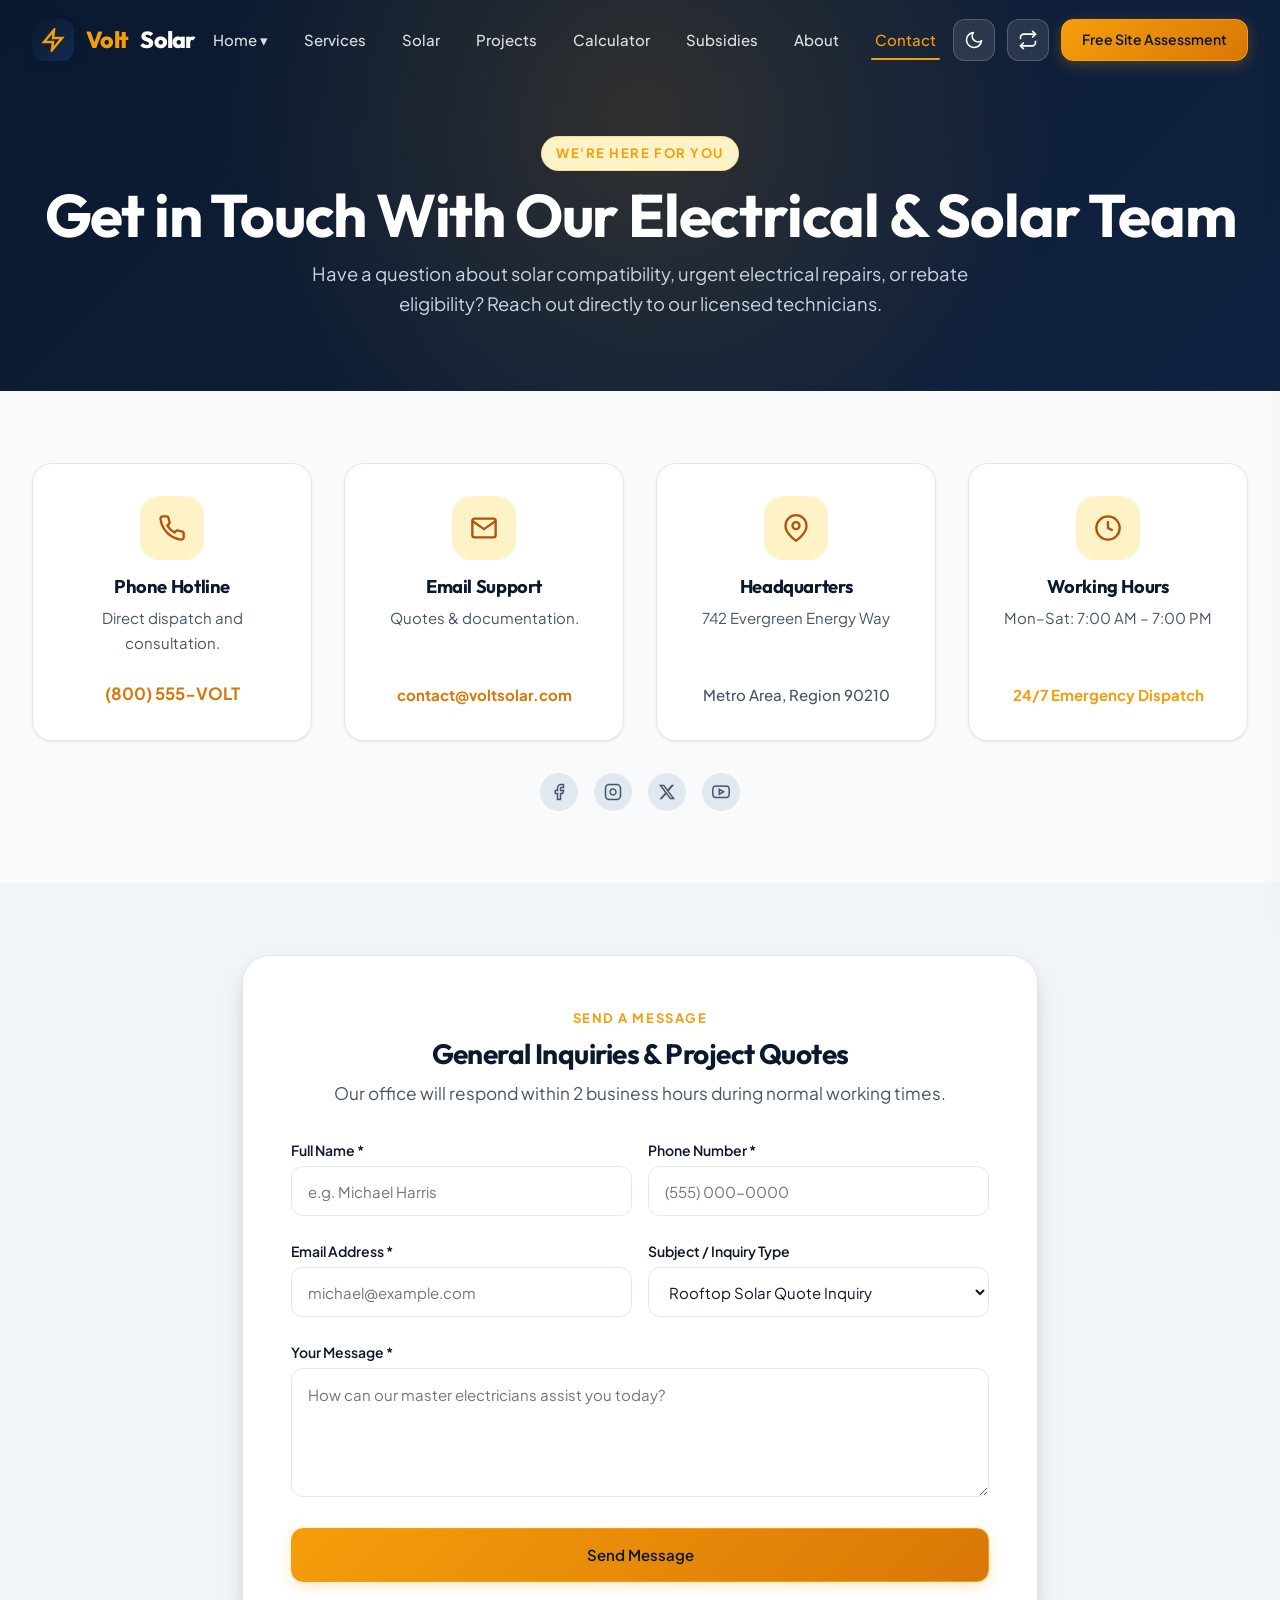
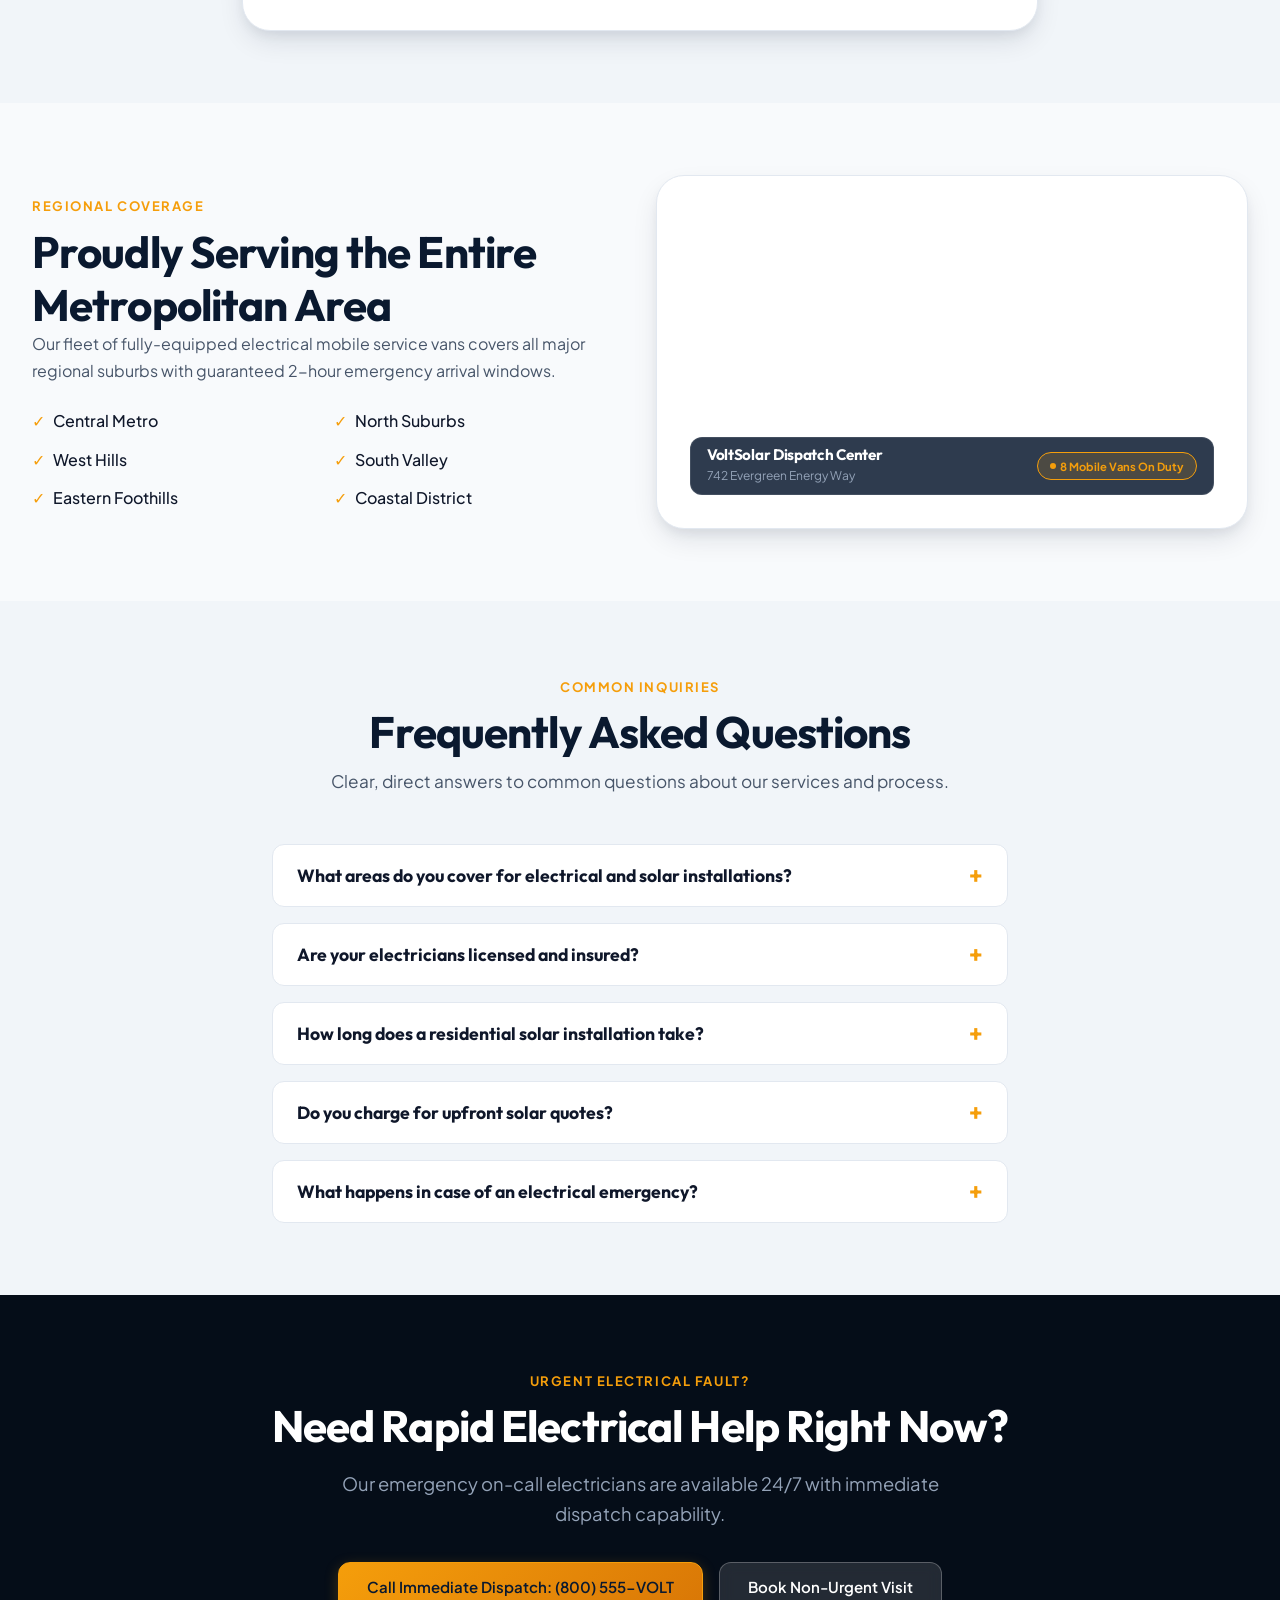
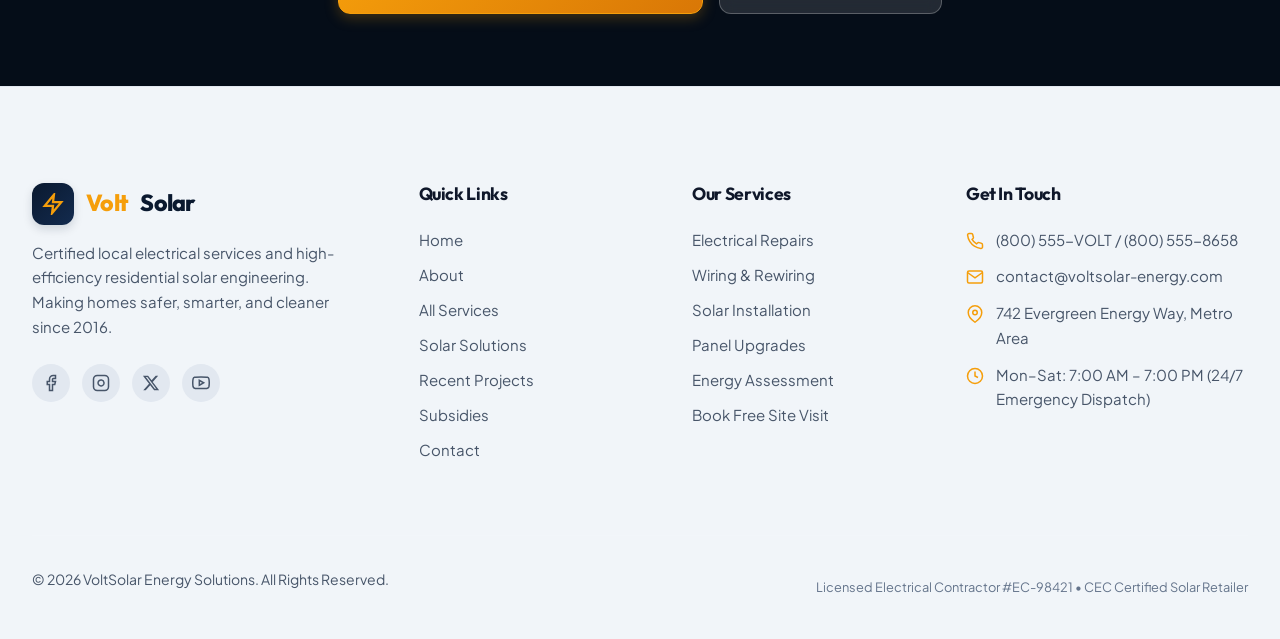
<file: contact.html>
<!DOCTYPE html>
<html lang="en" data-theme="light" dir="ltr">
<head>
  <link rel="icon" type="image/svg+xml" href="assets/images/favicon.svg">

  <meta charset="UTF-8">
  <meta name="viewport" content="width=device-width, initial-scale=1.0">
  <title>Contact VoltSolar | Local Electricians & Solar Experts</title>
  <meta name="description" content="Get in touch with VoltSolar for fast electrical assistance, solar quotes, and 24/7 emergency repair dispatch across the metropolitan region.">
  <meta name="keywords" content="contact electrician, electrician phone number, solar panel quotes, local electrical service area">

  <link rel="stylesheet" href="assets/css/style.css">
  <link rel="stylesheet" href="assets/css/dark-mode.css">
  <link rel="stylesheet" href="assets/css/rtl.css">
</head>
<body>

  <!-- Header -->
  <header class="site-header" id="site-header">
    <div class="container header-container">
      <a href="index.html" class="brand-logo" aria-label="VoltSolar Homepage">
        <div class="brand-logo-icon">
          <svg width="24" height="24" viewBox="0 0 24 24" fill="none" stroke="currentColor" stroke-width="2.5"><polygon points="13 2 3 14 12 14 11 22 21 10 12 10 13 2"></polygon></svg>
        </div>
        <span>Volt</span>Solar
      </a>

      <nav class="nav-menu" aria-label="Main Navigation">
        <div class="nav-item-dropdown">
          <a href="index.html" class="nav-link">Home ▾</a>
          <div class="dropdown-menu">
            <a href="index.html" class="dropdown-link">Home 1</a>
            <a href="home-2.html" class="dropdown-link">Home 2</a>
          </div>
        </div>
        <a href="services.html" class="nav-link">Services</a>
        <a href="solar.html" class="nav-link">Solar</a>
        <a href="projects.html" class="nav-link">Projects</a>
        <a href="calculator.html" class="nav-link">Calculator</a>
        <a href="subsidies.html" class="nav-link">Subsidies</a>
        <a href="about.html" class="nav-link">About</a>
        <a href="contact.html" class="nav-link active">Contact</a>
      </nav>

      <div class="header-actions">
        <button class="theme-toggle-btn" aria-label="Toggle Dark/Light Mode"><svg width="20" height="20" viewBox="0 0 24 24" fill="none" stroke="currentColor" stroke-width="2"><path d="M21 12.79A9 9 0 1 1 11.21 3 7 7 0 0 0 21 12.79z"></path></svg></button>
        <button class="rtl-toggle-btn" aria-label="Toggle RTL Mode"><svg width="20" height="20" viewBox="0 0 24 24" fill="none" stroke="currentColor" stroke-width="2"><polyline points="17 1 21 5 17 9"></polyline><path d="M3 11V9a4 4 0 0 1 4-4h14"></path><polyline points="7 23 3 19 7 15"></polyline><path d="M21 13v2a4 4 0 0 1-4 4H3"></path></svg></button>
        <a href="booking.html" class="btn btn-primary btn-sm d-none d-lg-inline-flex">Free Site Assessment</a>
        <button class="hamburger-btn" aria-label="Open Mobile Menu"><span class="hamburger-line"></span><span class="hamburger-line"></span><span class="hamburger-line"></span></button>
      </div>
    </div>
  </header>

  <!-- Mobile Offcanvas Drawer -->
  <div class="mobile-drawer-overlay"></div>
  <div class="mobile-drawer">
    <div>
      <div class="mobile-drawer-header">
        <a href="index.html" class="brand-logo"><div class="brand-logo-icon"><svg width="22" height="22" viewBox="0 0 24 24" fill="none" stroke="currentColor" stroke-width="2.5"><polygon points="13 2 3 14 12 14 11 22 21 10 12 10 13 2"></polygon></svg></div><span>Volt</span>Solar</a>
        <button class="close-drawer-btn" aria-label="Close Menu">✕</button>
      </div>
      <ul class="mobile-nav-list">
        <li><a href="index.html" class="mobile-nav-link">Home 1</a></li>
        <li><a href="home-2.html" class="mobile-nav-link">Home 2</a></li>
        <li><a href="services.html" class="mobile-nav-link">Services</a></li>
        <li><a href="solar.html" class="mobile-nav-link">Solar</a></li>
        <li><a href="projects.html" class="mobile-nav-link">Projects</a></li>
        <li><a href="calculator.html" class="mobile-nav-link">Calculator</a></li>
        <li><a href="subsidies.html" class="mobile-nav-link">Subsidies</a></li>
        <li><a href="about.html" class="mobile-nav-link">About</a></li>
        <li><a href="contact.html" class="mobile-nav-link active">Contact</a></li>
      </ul>
    </div>
    <div style="margin-top: var(--space-xl);"><a href="booking.html" class="btn btn-primary" style="width: 100%;">Book Free Assessment</a></div>
  </div>

  <main>
    <!-- ==========================================================================
         CONTACT - SECTION 1: CONTACT HERO
         ========================================================================== -->
    <section class="page-hero" id="contact-hero">
      <div class="container reveal-on-scroll">
        <div class="eyebrow" style="color: var(--color-accent); justify-content: center;">
          <span class="eyebrow-badge">WE'RE HERE FOR YOU</span>
        </div>
        <h1>Get in Touch With Our Electrical & Solar Team</h1>
        <p>
          Have a question about solar compatibility, urgent electrical repairs, or rebate eligibility? Reach out directly to our licensed technicians.
        </p>
      </div>
    </section>

    <!-- ==========================================================================
         CONTACT - SECTION 2: CONTACT INFORMATION CARDS
         ========================================================================== -->
    <section class="section" id="contact-info-cards">
      <div class="container">
        <div class="grid-cards-4 reveal-on-scroll">
          <!-- Card 1: Phone -->
          <div class="card" style="text-align: center; align-items: center;">
            <div class="card-icon" style="margin: 0 auto var(--space-md) auto;">
              <svg width="28" height="28" viewBox="0 0 24 24" fill="none" stroke="currentColor" stroke-width="2"><path d="M22 16.92v3a2 2 0 0 1-2.18 2 19.79 19.79 0 0 1-8.63-3.07 19.5 19.5 0 0 1-6-6 19.79 19.79 0 0 1-3.07-8.67A2 2 0 0 1 4.11 2h3a2 2 0 0 1 2 1.72 12.84 12.84 0 0 0 .7 2.81 2 2 0 0 1-.45 2.11L8.09 9.91a16 16 0 0 0 6 6l1.27-1.27a2 2 0 0 1 2.11-.45 12.84 12.84 0 0 0 2.81.7A2 2 0 0 1 22 16.92z"></path></svg>
            </div>
            <h3 class="card-title" style="font-size: 1.15rem;">Phone Hotline</h3>
            <p class="card-text">Direct dispatch and consultation.</p>
            <a href="tel:+18005558658" class="card-link" style="font-size: 1.05rem;">(800) 555-VOLT</a>
          </div>

          <!-- Card 2: Email -->
          <div class="card" style="text-align: center; align-items: center;">
            <div class="card-icon" style="margin: 0 auto var(--space-md) auto;">
              <svg width="28" height="28" viewBox="0 0 24 24" fill="none" stroke="currentColor" stroke-width="2"><path d="M4 4h16c1.1 0 2 .9 2 2v12c0 1.1-.9 2-2 2H4c-1.1 0-2-.9-2-2V6c0-1.1.9-2 2-2z"></path><polyline points="22,6 12,13 2,6"></polyline></svg>
            </div>
            <h3 class="card-title" style="font-size: 1.15rem;">Email Support</h3>
            <p class="card-text">Quotes & documentation.</p>
            <a href="mailto:contact@voltsolar-energy.com" class="card-link">contact@voltsolar.com</a>
          </div>

          <!-- Card 3: Location -->
          <div class="card" style="text-align: center; align-items: center;">
            <div class="card-icon" style="margin: 0 auto var(--space-md) auto;">
              <svg width="28" height="28" viewBox="0 0 24 24" fill="none" stroke="currentColor" stroke-width="2"><path d="M21 10c0 7-9 13-9 13s-9-6-9-13a9 9 0 0 1 18 0z"></path><circle cx="12" cy="10" r="3"></circle></svg>
            </div>
            <h3 class="card-title" style="font-size: 1.15rem;">Headquarters</h3>
            <p class="card-text">742 Evergreen Energy Way</p>
            <span class="card-link" style="color: var(--color-text-muted); font-weight: 500; pointer-events: none;">Metro Area, Region 90210</span>
          </div>

          <!-- Card 4: Hours -->
          <div class="card" style="text-align: center; align-items: center;">
            <div class="card-icon" style="margin: 0 auto var(--space-md) auto;">
              <svg width="28" height="28" viewBox="0 0 24 24" fill="none" stroke="currentColor" stroke-width="2"><circle cx="12" cy="12" r="10"></circle><polyline points="12 6 12 12 16 14"></polyline></svg>
            </div>
            <h3 class="card-title" style="font-size: 1.15rem;">Working Hours</h3>
            <p class="card-text">Mon–Sat: 7:00 AM – 7:00 PM</p>
            <a href="tel:+18005558658" class="card-link" style="color: var(--color-accent); font-weight: 700;">24/7 Emergency Dispatch</a>
          </div>
        </div>
        
        <!-- Social Media Links -->
        <div class="social-links reveal-on-scroll" style="justify-content: center; margin-top: var(--space-xl); gap: var(--space-md);">
          <a href="#" class="social-btn" aria-label="Facebook"><svg width="18" height="18" viewBox="0 0 24 24" fill="none" stroke="currentColor" stroke-width="2"><path d="M18 2h-3a5 5 0 0 0-5 5v3H7v4h3v8h4v-8h3l1-4h-4V7a1 1 0 0 1 1-1h3z"></path></svg></a>
          <a href="#" class="social-btn" aria-label="Instagram"><svg width="18" height="18" viewBox="0 0 24 24" fill="none" stroke="currentColor" stroke-width="2"><rect x="2" y="2" width="20" height="20" rx="5" ry="5"></rect><path d="M16 11.37A4 4 0 1 1 12.63 8 4 4 0 0 1 16 11.37z"></path><line x1="17.5" y1="6.5" x2="17.51" y2="6.5"></line></svg></a>
          <a href="#" class="social-btn" aria-label="X (Twitter)"><svg width="18" height="18" viewBox="0 0 24 24" fill="currentColor" stroke="none"><path d="M18.244 2.25h3.308l-7.227 8.26 8.502 11.24H16.17l-5.214-6.817L4.99 21.75H1.68l7.73-8.835L1.254 2.25H8.08l4.713 6.231zm-1.161 17.52h1.833L7.084 4.126H5.117z"></path></svg></a>
          <a href="#" class="social-btn" aria-label="YouTube"><svg width="18" height="18" viewBox="0 0 24 24" fill="none" stroke="currentColor" stroke-width="2"><path d="M22.54 6.42a2.78 2.78 0 0 0-1.94-2C18.88 4 12 4 12 4s-6.88 0-8.6.46a2.78 2.78 0 0 0-1.94 2A29 29 0 0 0 1 11.75a29 29 0 0 0 .46 5.33A2.78 2.78 0 0 0 3.4 19c1.72.46 8.6.46 8.6.46s6.88 0 8.6-.46a2.78 2.78 0 0 0 1.94-2 29 29 0 0 0 .46-5.25 29 29 0 0 0-.46-5.33z"></path><polygon points="9.75 15.02 15.5 11.75 9.75 8.48 9.75 15.02"></polygon></svg></a>
        </div>
      </div>
    </section>

    <!-- ==========================================================================
         CONTACT - SECTION 3: CONTACT FORM
         ========================================================================== -->
    <section class="section section-alt" id="contact-form-section">
      <div class="container" style="max-width: 860px;">
        <div class="card reveal-on-scroll" style="padding: var(--space-2xl); border-radius: var(--radius-xl); box-shadow: var(--shadow-lg);">
          <div class="section-header" style="margin-bottom: var(--space-xl);">
            <div class="eyebrow">SEND A MESSAGE</div>
            <h2 style="font-size: 1.75rem;">General Inquiries & Project Quotes</h2>
            <p>Our office will respond within 2 business hours during normal working times.</p>
          </div>

          <form class="validate-form" id="contactForm" novalidate>
            <div class="form-status-alert"></div>

            <div class="form-row form-row-2">
              <div class="form-group">
                <label class="form-label" for="c-name">Full Name *</label>
                <input type="text" id="c-name" class="form-control" placeholder="e.g. Michael Harris" required>
                <div class="invalid-feedback">Please enter your name.</div>
              </div>
              <div class="form-group">
                <label class="form-label" for="c-phone">Phone Number *</label>
                <input type="tel" id="c-phone" class="form-control" placeholder="(555) 000-0000" required>
                <div class="invalid-feedback">Please enter your phone number.</div>
              </div>
            </div>

            <div class="form-row form-row-2">
              <div class="form-group">
                <label class="form-label" for="c-email">Email Address *</label>
                <input type="email" id="c-email" class="form-control" placeholder="michael@example.com" required>
                <div class="invalid-feedback">Please enter a valid email.</div>
              </div>
              <div class="form-group">
                <label class="form-label" for="c-subject">Subject / Inquiry Type</label>
                <select id="c-subject" class="form-control">
                  <option value="solar">Rooftop Solar Quote Inquiry</option>
                  <option value="electrical">Electrical Repair / Panel Upgrade</option>
                  <option value="ev">EV Charger Installation</option>
                  <option value="maintenance">Solar Maintenance & Checkup</option>
                  <option value="other">General Question</option>
                </select>
              </div>
            </div>

            <div class="form-group">
              <label class="form-label" for="c-message">Your Message *</label>
              <textarea id="c-message" class="form-control" rows="4" placeholder="How can our master electricians assist you today?" required></textarea>
              <div class="invalid-feedback">Please provide details regarding your inquiry.</div>
            </div>

            <button type="submit" class="btn btn-primary" style="width: 100%; height: 54px;">Send Message</button>
          </form>
        </div>
      </div>
    </section>

    <!-- ==========================================================================
         CONTACT - SECTION 4: SERVICE AREA / MAP
         ========================================================================== -->
    <section class="section" id="service-area">
      <div class="container">
        <div class="grid-cards-2" style="align-items: center;">
          <div class="reveal-on-scroll">
            <div class="eyebrow">REGIONAL COVERAGE</div>
            <h2>Proudly Serving the Entire Metropolitan Area</h2>
            <p>
              Our fleet of fully-equipped electrical mobile service vans covers all major regional suburbs with guaranteed 2-hour emergency arrival windows.
            </p>
            <div style="display: grid; grid-template-columns: 1fr 1fr; gap: 0.75rem; margin-top: var(--space-lg);">
              <div style="display: flex; align-items: center; gap: 0.5rem; color: var(--color-text); font-weight: 500;">
                <span class="text-accent">✓</span> Central Metro
              </div>
              <div style="display: flex; align-items: center; gap: 0.5rem; color: var(--color-text); font-weight: 500;">
                <span class="text-accent">✓</span> North Suburbs
              </div>
              <div style="display: flex; align-items: center; gap: 0.5rem; color: var(--color-text); font-weight: 500;">
                <span class="text-accent">✓</span> West Hills
              </div>
              <div style="display: flex; align-items: center; gap: 0.5rem; color: var(--color-text); font-weight: 500;">
                <span class="text-accent">✓</span> South Valley
              </div>
              <div style="display: flex; align-items: center; gap: 0.5rem; color: var(--color-text); font-weight: 500;">
                <span class="text-accent">✓</span> Eastern Foothills
              </div>
              <div style="display: flex; align-items: center; gap: 0.5rem; color: var(--color-text); font-weight: 500;">
                <span class="text-accent">✓</span> Coastal District
              </div>
            </div>
          </div>

          <div class="reveal-on-scroll">
            <div style="border-radius: var(--radius-xl); overflow: hidden; border: 1px solid var(--color-border); box-shadow: var(--shadow-lg); background: var(--color-surface); padding: var(--space-md); text-align: center;">
              <!-- Google Map Frame -->
              <div style="width: 100%; height: 320px; border-radius: var(--radius-md); overflow: hidden; position: relative; border: 1px solid rgba(255,255,255,0.08);">
                <!-- Map Embed -->
                <iframe 
                  src="https://www.google.com/maps/embed?pb=!1m18!1m12!1m3!1d196140.23190899135!2d-105.02029962388058!3d39.72620786962294!2m3!1f0!2f0!3f0!3m2!1i1024!2i768!4f13.1!3m3!1m2!1s0x876c78e94cf2203f%3A0xe54e19e0757d544!2sDenver%2C%20CO!5e0!3m2!1sen!2sus!4v1700000000000!5m2!1sen!2sus" 
                  width="100%" 
                  height="100%" 
                  style="border:0; filter: grayscale(100%) invert(92%) contrast(83%);" 
                  allowfullscreen="" 
                  loading="lazy">
                </iframe>
                <!-- Active Dashboard Overlay -->
                <div style="position: absolute; bottom: var(--space-md); left: var(--space-md); right: var(--space-md); background: rgba(10, 25, 47, 0.85); backdrop-filter: blur(8px); padding: var(--space-sm) var(--space-md); border-radius: var(--radius-md); border: 1px solid rgba(255, 255, 255, 0.1); display: flex; align-items: center; justify-content: space-between; flex-wrap: wrap; gap: 8px; text-align: left; z-index: 10;">
                  <div>
                    <h5 style="color: #FFFFFF; font-size: 0.95rem; margin: 0; font-family: var(--font-display);">VoltSolar Dispatch Center</h5>
                    <p style="color: #94A3B8; font-size: 0.75rem; margin: 2px 0 0 0;">742 Evergreen Energy Way</p>
                  </div>
                  <div style="background: rgba(245, 158, 11, 0.15); border: 1px solid #F59E0B; color: #F59E0B; padding: 0.25rem 0.75rem; border-radius: var(--radius-full); font-size: 0.7rem; font-weight: 700; display: inline-flex; align-items: center; gap: 4px;">
                    <span style="display: inline-block; width: 6px; height: 6px; border-radius: 50%; background: #F59E0B;"></span>
                    8 Mobile Vans On Duty
                  </div>
                </div>
              </div>
            </div>
          </div>
        </div>
      </div>
    </section>

    <!-- ==========================================================================
         CONTACT - SECTION 4.5: FREQUENTLY ASKED QUESTIONS
         ========================================================================== -->
    <section class="section section-alt" id="contact-faq">
      <div class="container" style="max-width: 800px;">
        <div class="section-header text-center reveal-on-scroll">
          <div class="eyebrow">COMMON INQUIRIES</div>
          <h2>Frequently Asked Questions</h2>
          <p>Clear, direct answers to common questions about our services and process.</p>
        </div>

        <div class="faq-accordion reveal-on-scroll" style="margin-top: var(--space-xl);">
          <details class="faq-item">
            <summary class="faq-question">What areas do you cover for electrical and solar installations?</summary>
            <div class="faq-answer">
              <p>We service the entire metropolitan region including Central Metro, North Suburbs, West Hills, South Valley, Eastern Foothills, and Coastal Districts. Our dispatch center can route service vans within 2 hours for emergencies.</p>
            </div>
          </details>

          <details class="faq-item">
            <summary class="faq-question">Are your electricians licensed and insured?</summary>
            <div class="faq-answer">
              <p>Yes, all our electrical work is performed by fully licensed, background-checked Master Electricians. We conduct code-compliant installations according to strict national electrical standards and carry comprehensive liability coverage.</p>
            </div>
          </details>

          <details class="faq-item">
            <summary class="faq-question">How long does a residential solar installation take?</summary>
            <div class="faq-answer">
              <p>The physical installation of panels and electrical inverters on your roof takes between 1 to 3 days. However, the end-to-end process including system design, local council permitting, utility grid approval, and commissioning takes roughly 4 to 8 weeks.</p>
            </div>
          </details>

          <details class="faq-item">
            <summary class="faq-question">Do you charge for upfront solar quotes?</summary>
            <div class="faq-answer">
              <p>No, we provide 100% free, no-obligation solar engineering designs, roof shading assessments, and payback estimates. All our proposals feature fixed upfront quotes with zero hidden fees.</p>
            </div>
          </details>

          <details class="faq-item">
            <summary class="faq-question">What happens in case of an electrical emergency?</summary>
            <div class="faq-answer">
              <p>We maintain a 24/7 emergency hotline. If you notice severe faults, burning smells, or continuous breaker tripping, please call our emergency dispatch team immediately for immediate priority scheduling.</p>
            </div>
          </details>
        </div>
      </div>
    </section>

    <!-- ==========================================================================
         CONTACT - SECTION 5: EMERGENCY ELECTRICAL CTA
         ========================================================================== -->
    <section class="section section-dark" id="contact-emergency">
      <div class="container text-center reveal-on-scroll">
        <div class="eyebrow" style="color: var(--color-accent);">URGENT ELECTRICAL FAULT?</div>
        <h2 style="max-width: 760px; margin: 0 auto var(--space-md) auto;">Need Rapid Electrical Help Right Now?</h2>
        <p style="max-width: 600px; margin: 0 auto var(--space-xl) auto; font-size: 1.15rem;">
          Our emergency on-call electricians are available 24/7 with immediate dispatch capability.
        </p>
        <div class="btn-group" style="justify-content: center;">
          <a href="tel:+18005558658" class="btn btn-primary">Call Immediate Dispatch: (800) 555-VOLT</a>
          <a href="booking.html" class="btn btn-glass">Book Non-Urgent Visit</a>
        </div>
      </div>
    </section>
  </main>

  <!-- Footer -->
  <footer class="site-footer">
    <div class="container">
      <div class="footer-grid">
        <div class="footer-brand">
          <a href="index.html" class="brand-logo" style="color: #FFFFFF;"><div class="brand-logo-icon"><svg width="22" height="22" viewBox="0 0 24 24" fill="none" stroke="currentColor" stroke-width="2.5"><polygon points="13 2 3 14 12 14 11 22 21 10 12 10 13 2"></polygon></svg></div><span>Volt</span>Solar</a>
          <p>Certified local electrical services and high-efficiency residential solar engineering. Making homes safer, smarter, and cleaner since 2016.</p>
          <div class="social-links">
            <a href="#" class="social-btn" aria-label="Facebook"><svg width="18" height="18" viewBox="0 0 24 24" fill="none" stroke="currentColor" stroke-width="2"><path d="M18 2h-3a5 5 0 0 0-5 5v3H7v4h3v8h4v-8h3l1-4h-4V7a1 1 0 0 1 1-1h3z"></path></svg></a>
            <a href="#" class="social-btn" aria-label="Instagram"><svg width="18" height="18" viewBox="0 0 24 24" fill="none" stroke="currentColor" stroke-width="2"><rect x="2" y="2" width="20" height="20" rx="5" ry="5"></rect><path d="M16 11.37A4 4 0 1 1 12.63 8 4 4 0 0 1 16 11.37z"></path><line x1="17.5" y1="6.5" x2="17.51" y2="6.5"></line></svg></a>
            <a href="#" class="social-btn" aria-label="X (Twitter)"><svg width="18" height="18" viewBox="0 0 24 24" fill="currentColor" stroke="none"><path d="M18.244 2.25h3.308l-7.227 8.26 8.502 11.24H16.17l-5.214-6.817L4.99 21.75H1.68l7.73-8.835L1.254 2.25H8.08l4.713 6.231zm-1.161 17.52h1.833L7.084 4.126H5.117z"></path></svg></a>
            <a href="#" class="social-btn" aria-label="YouTube"><svg width="18" height="18" viewBox="0 0 24 24" fill="none" stroke="currentColor" stroke-width="2"><path d="M22.54 6.42a2.78 2.78 0 0 0-1.94-2C18.88 4 12 4 12 4s-6.88 0-8.6.46a2.78 2.78 0 0 0-1.94 2A29 29 0 0 0 1 11.75a29 29 0 0 0 .46 5.33A2.78 2.78 0 0 0 3.4 19c1.72.46 8.6.46 8.6.46s6.88 0 8.6-.46a2.78 2.78 0 0 0 1.94-2 29 29 0 0 0 .46-5.25 29 29 0 0 0-.46-5.33z"></path><polygon points="9.75 15.02 15.5 11.75 9.75 8.48 9.75 15.02"></polygon></svg></a>
          </div>
        </div>

        <div>
          <h4 class="footer-title">Quick Links</h4>
          <div class="footer-links">
            <a href="index.html" class="footer-link">Home</a>
            <a href="about.html" class="footer-link">About</a>
            <a href="services.html" class="footer-link">All Services</a>
            <a href="solar.html" class="footer-link">Solar Solutions</a>
            <a href="projects.html" class="footer-link">Recent Projects</a>
            <a href="subsidies.html" class="footer-link">Subsidies</a>
            <a href="contact.html" class="footer-link">Contact</a>
          </div>
        </div>

        <div>
          <h4 class="footer-title">Our Services</h4>
          <div class="footer-links">
            <a href="service-details.html" class="footer-link">Electrical Repairs</a>
            <a href="services.html" class="footer-link">Wiring & Rewiring</a>
            <a href="solar.html" class="footer-link">Solar Installation</a>
            <a href="services.html" class="footer-link">Panel Upgrades</a>
            <a href="calculator.html" class="footer-link">Energy Assessment</a>
            <a href="booking.html" class="footer-link">Book Free Site Visit</a>
          </div>
        </div>

        <div>
          <h4 class="footer-title">Get In Touch</h4>
          <div class="footer-contact-item"><svg width="18" height="18" viewBox="0 0 24 24" fill="none" stroke="currentColor" stroke-width="2"><path d="M22 16.92v3a2 2 0 0 1-2.18 2 19.79 19.79 0 0 1-8.63-3.07 19.5 19.5 0 0 1-6-6 19.79 19.79 0 0 1-3.07-8.67A2 2 0 0 1 4.11 2h3a2 2 0 0 1 2 1.72 12.84 12.84 0 0 0 .7 2.81 2 2 0 0 1-.45 2.11L8.09 9.91a16 16 0 0 0 6 6l1.27-1.27a2 2 0 0 1 2.11-.45 12.84 12.84 0 0 0 2.81.7A2 2 0 0 1 22 16.92z"></path></svg><span>(800) 555-VOLT / (800) 555-8658</span></div>
          <div class="footer-contact-item"><svg width="18" height="18" viewBox="0 0 24 24" fill="none" stroke="currentColor" stroke-width="2"><path d="M4 4h16c1.1 0 2 .9 2 2v12c0 1.1-.9 2-2 2H4c-1.1 0-2-.9-2-2V6c0-1.1.9-2 2-2z"></path><polyline points="22,6 12,13 2,6"></polyline></svg><span>contact@voltsolar-energy.com</span></div>
          <div class="footer-contact-item"><svg width="18" height="18" viewBox="0 0 24 24" fill="none" stroke="currentColor" stroke-width="2"><path d="M21 10c0 7-9 13-9 13s-9-6-9-13a9 9 0 0 1 18 0z"></path><circle cx="12" cy="10" r="3"></circle></svg><span>742 Evergreen Energy Way, Metro Area</span></div>
          <div class="footer-contact-item"><svg width="18" height="18" viewBox="0 0 24 24" fill="none" stroke="currentColor" stroke-width="2"><circle cx="12" cy="12" r="10"></circle><polyline points="12 6 12 12 16 14"></polyline></svg><span>Mon–Sat: 7:00 AM – 7:00 PM (24/7 Emergency Dispatch)</span></div>
        </div>
      </div>

      <div class="footer-bottom">
        <p>© 2026 VoltSolar Energy Solutions. All Rights Reserved.</p>
        <p style="font-size: 0.8rem; color: #64748B;">Licensed Electrical Contractor #EC-98421 • CEC Certified Solar Retailer</p>
      </div>
    </div>
  </footer>

  <button class="scroll-top-btn" id="scrollTopBtn" aria-label="Scroll to top of page"><svg width="22" height="22" viewBox="0 0 24 24" fill="none" stroke="currentColor" stroke-width="2.5"><polyline points="18 15 12 9 6 15"></polyline></svg></button>
  <script src="assets/js/main.js"></script>
</body>
</html>
</file>
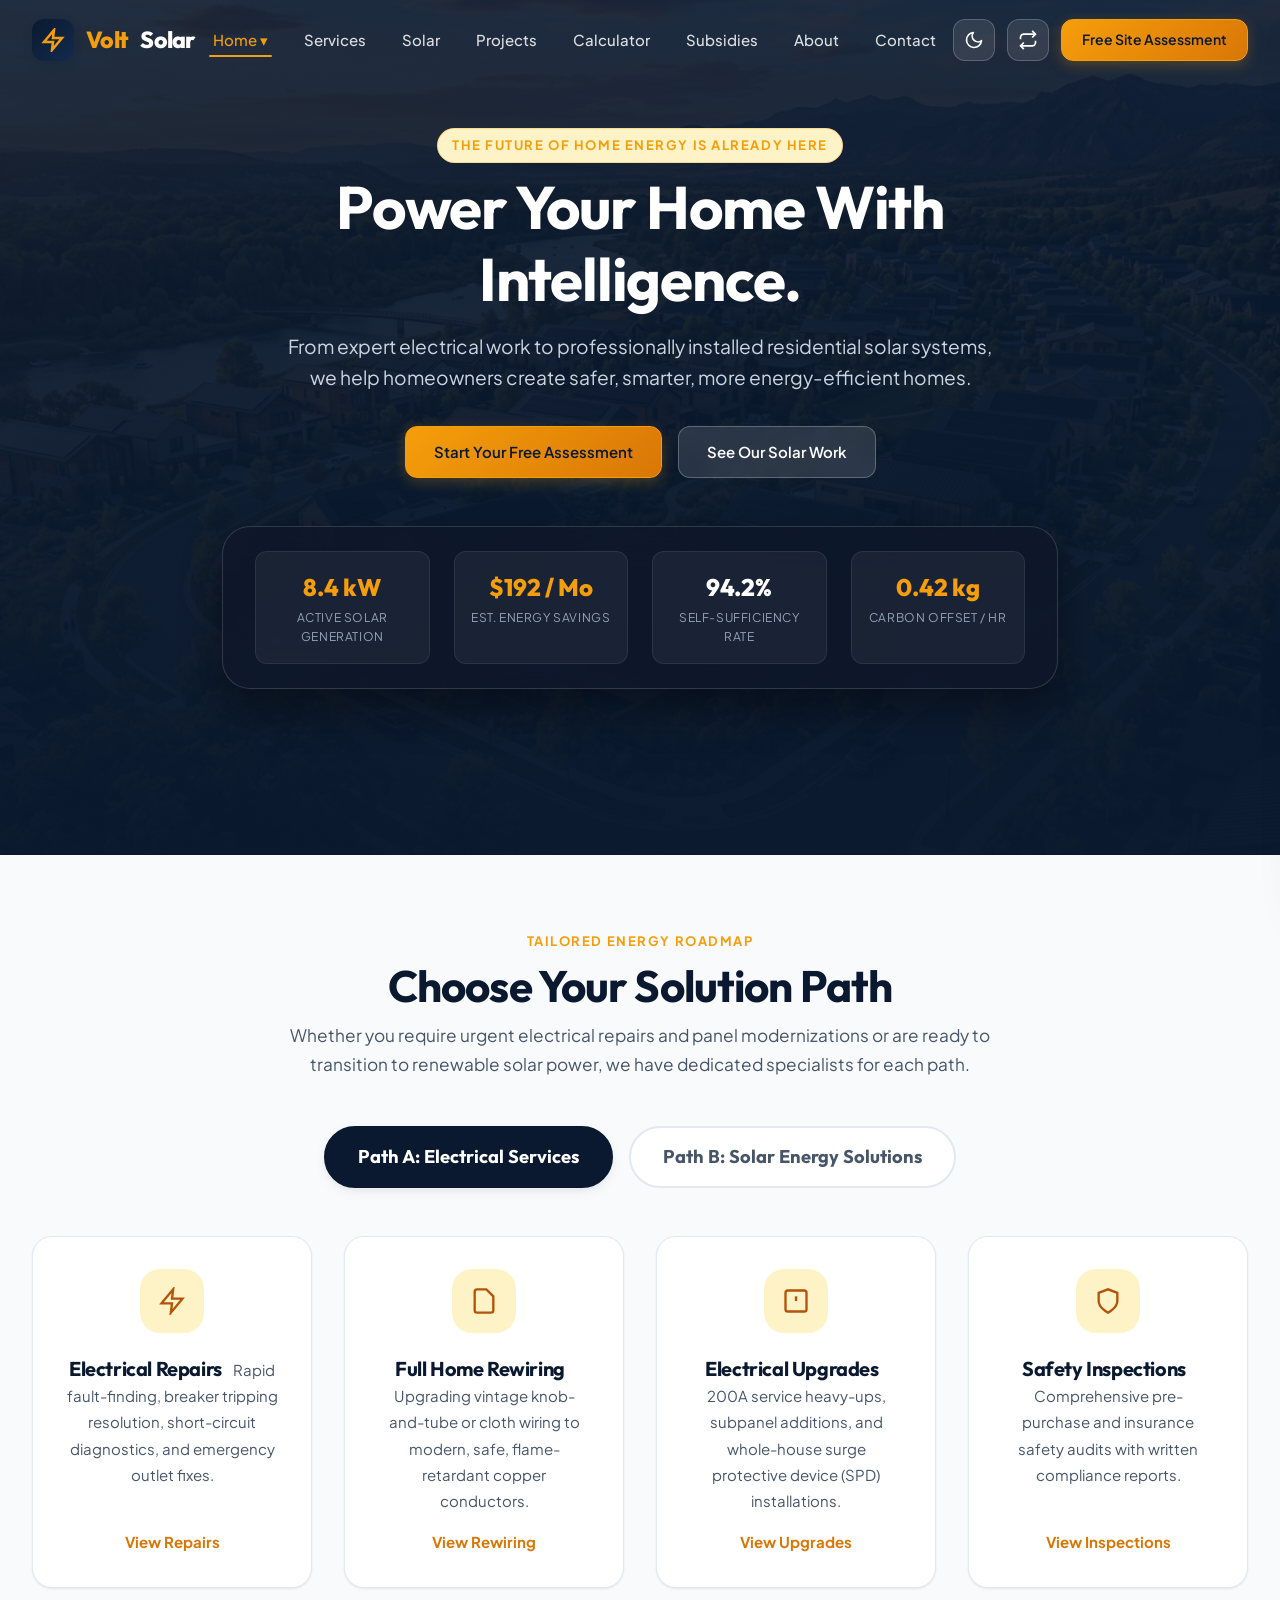
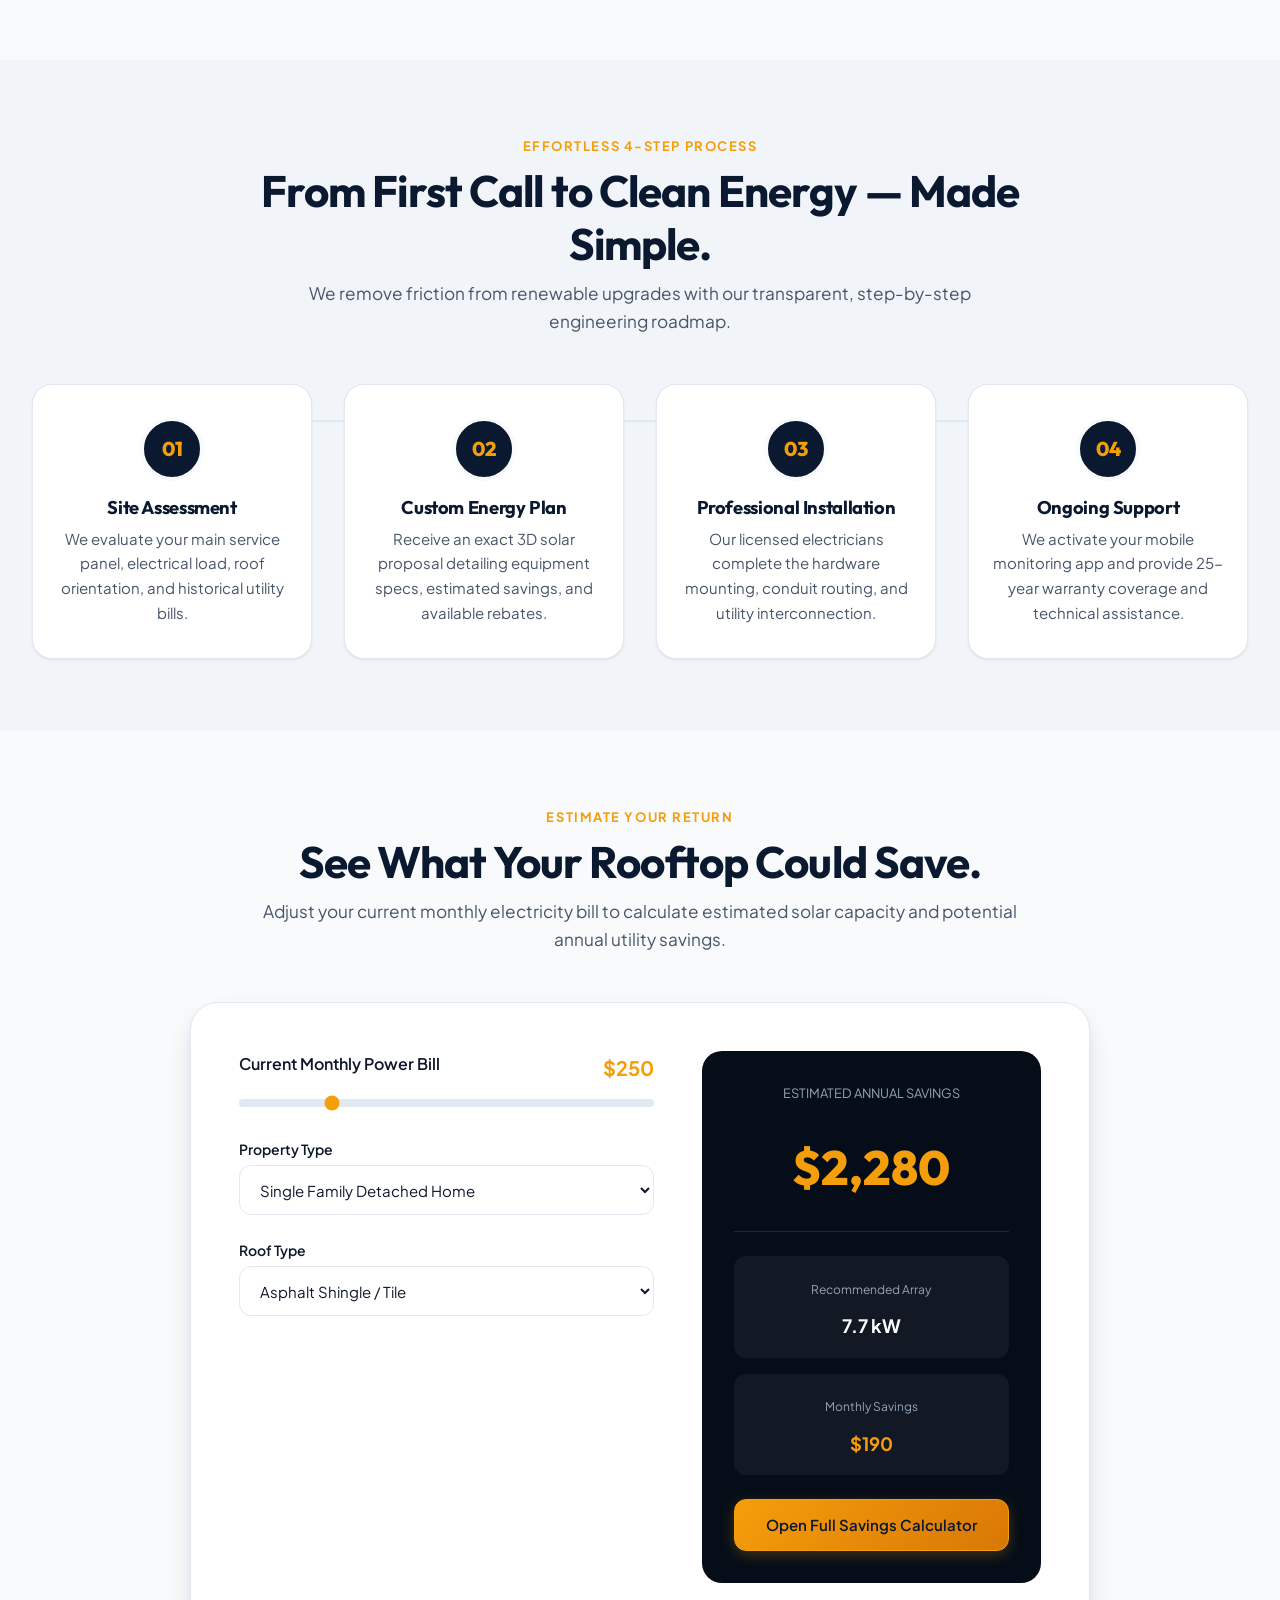
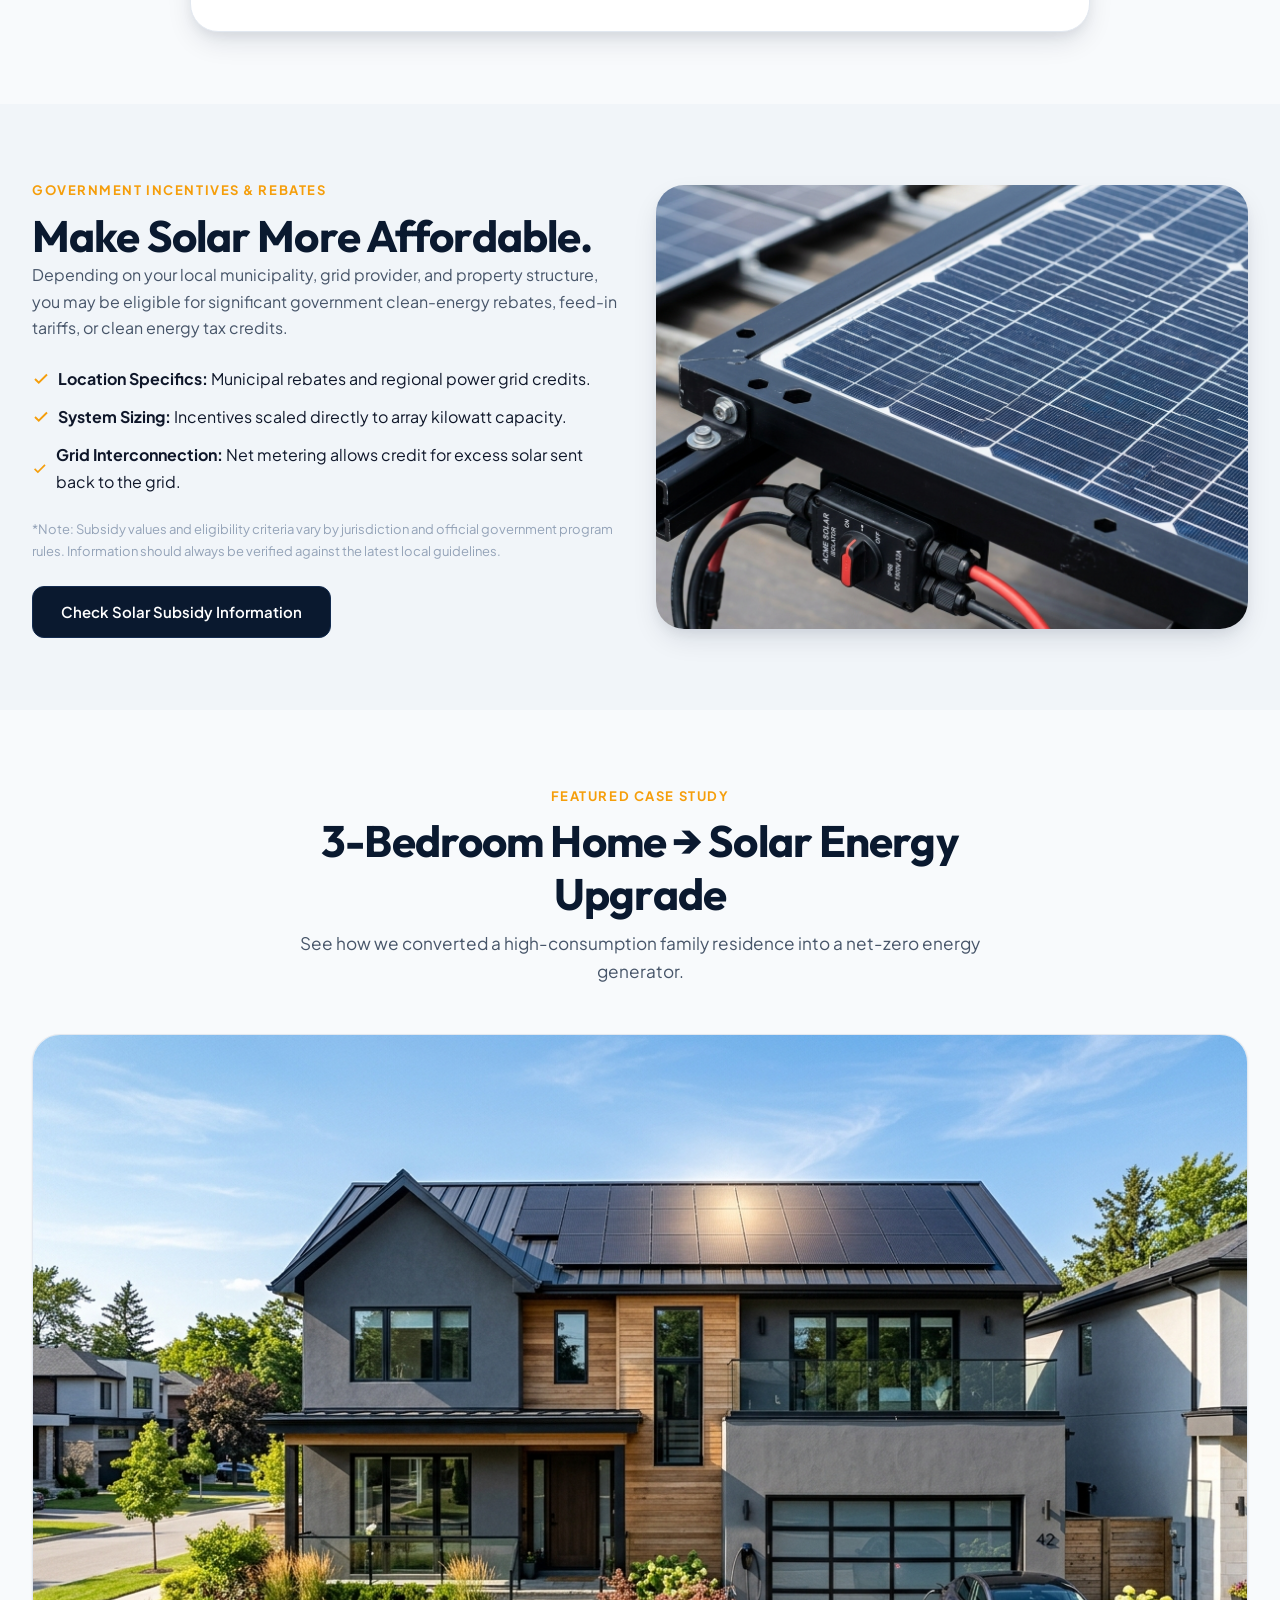
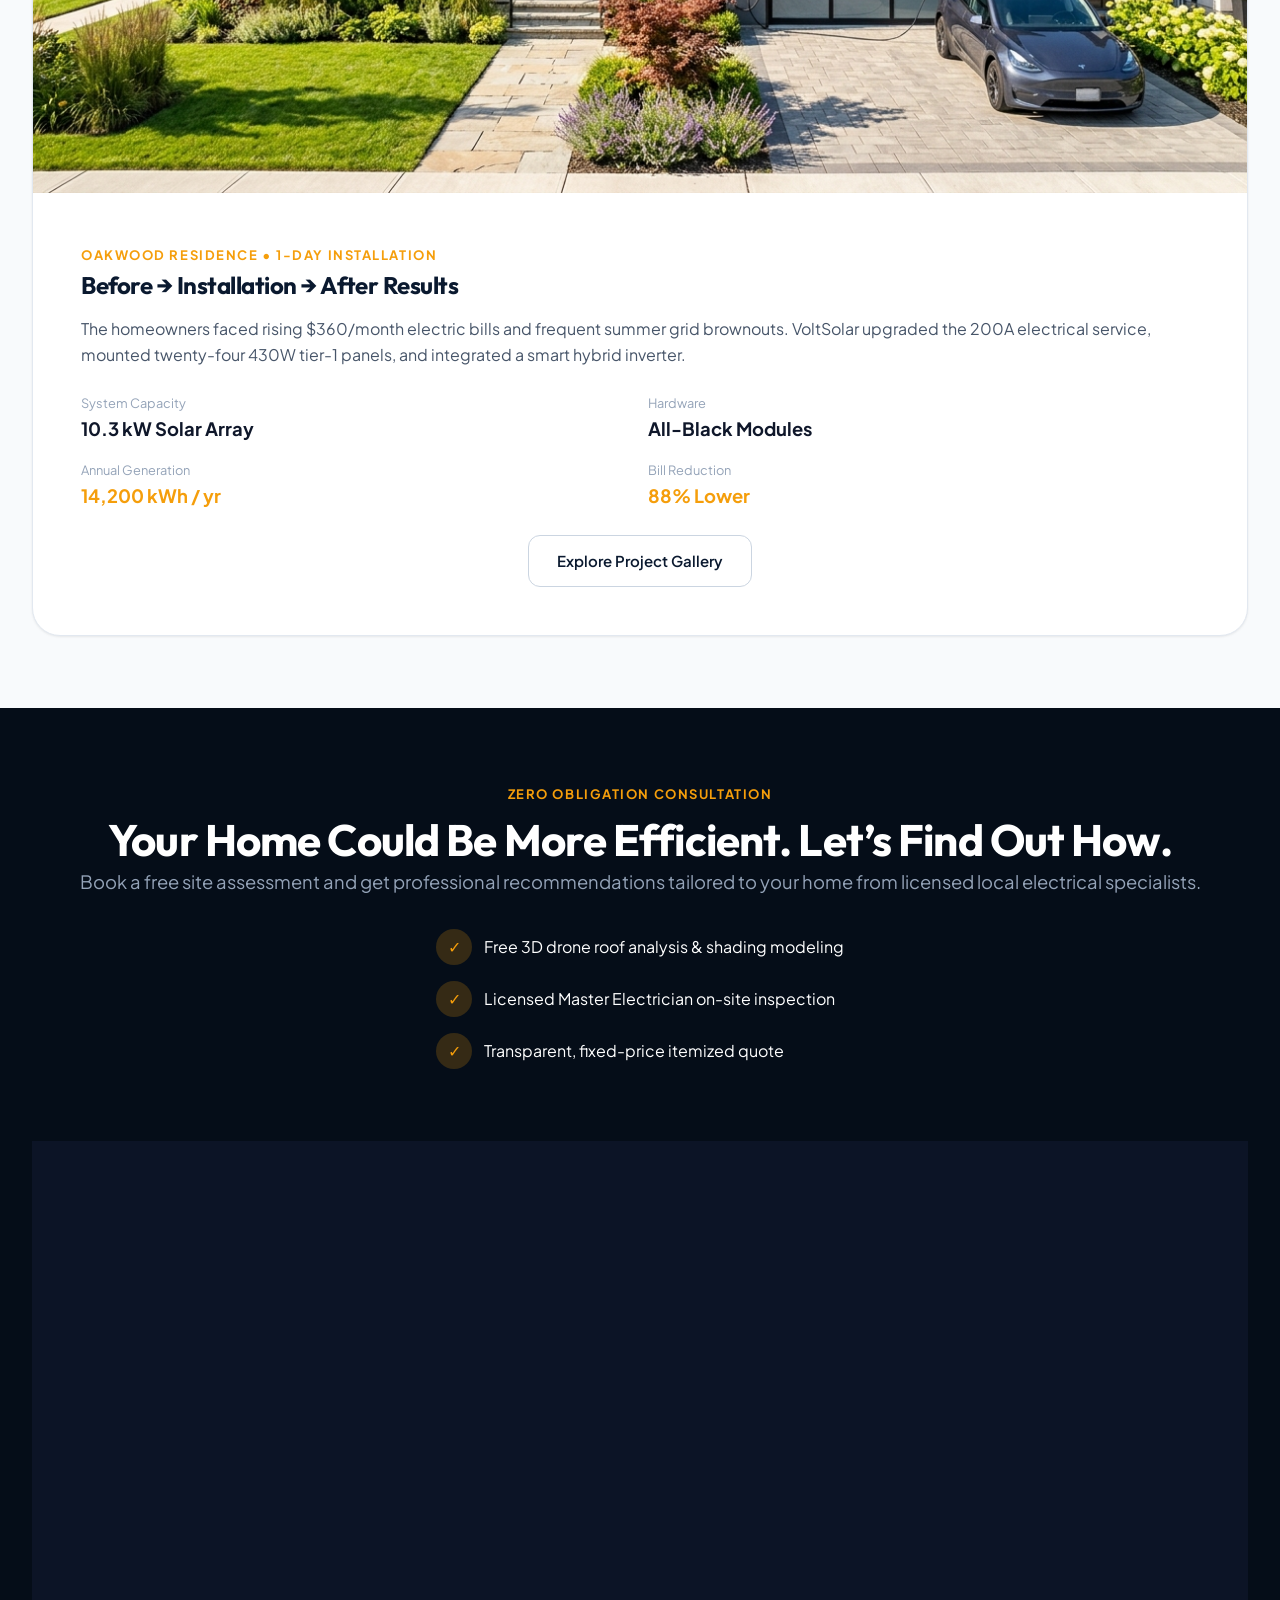
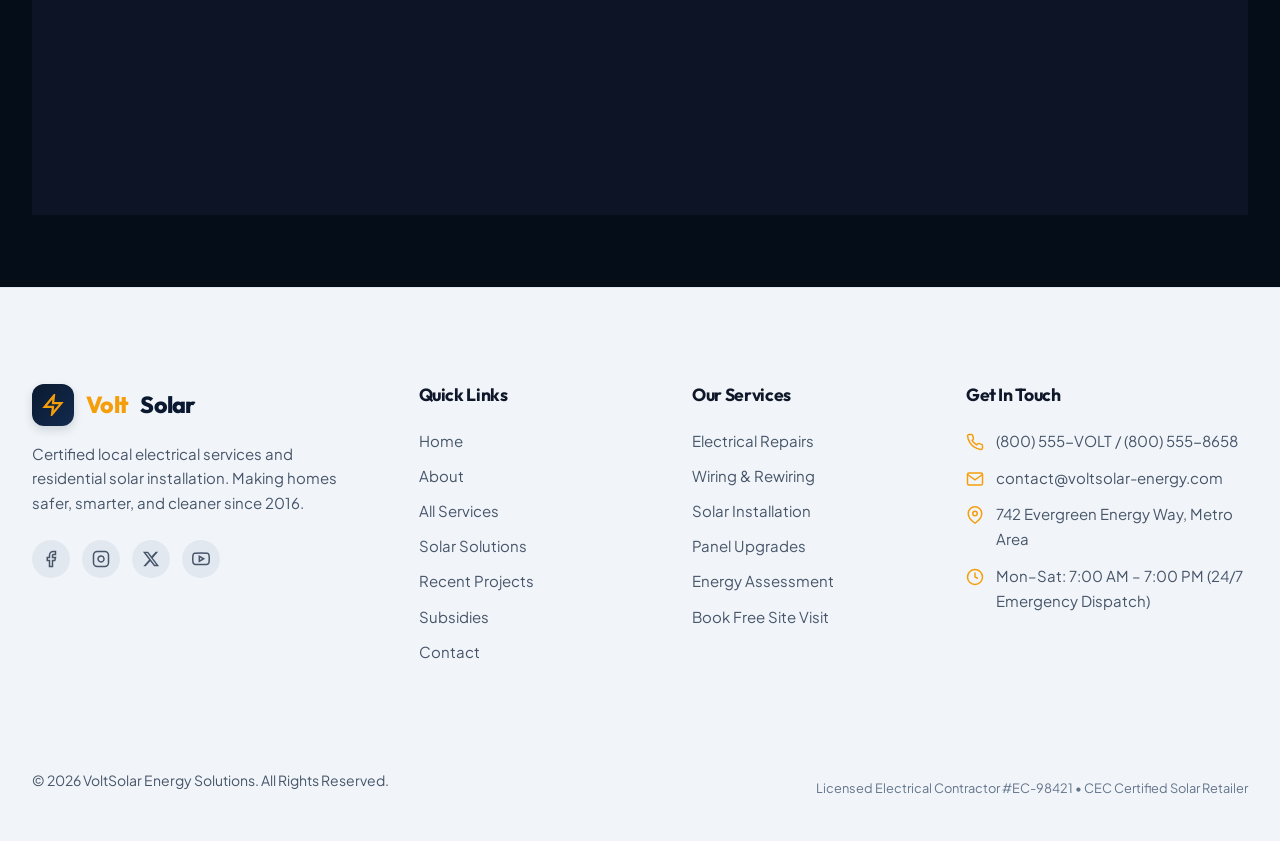
<file: home-2.html>
<!DOCTYPE html>
<html lang="en" data-theme="light" dir="ltr">
<head>
  <link rel="icon" type="image/svg+xml" href="assets/images/favicon.svg">

  <meta charset="UTF-8">
  <meta name="viewport" content="width=device-width, initial-scale=1.0">
  <title>VoltSolar Home 2 | Intelligent Residential Energy & Electrical Engineering</title>
  <meta name="description" content="Discover smart residential solar arrays and master electrical engineering tailored for modern homes. Real-time solar calculator, editorial case studies, and fast site booking.">
  <meta name="keywords" content="smart home energy, rooftop solar, solar dashboard, electrical upgrade, home battery, solar savings calculator">

  <!-- Core & Theme Stylesheets -->
  <link rel="stylesheet" href="assets/css/style.css">
  <link rel="stylesheet" href="assets/css/dark-mode.css">
  <link rel="stylesheet" href="assets/css/rtl.css">
</head>
<body>

  <!-- ==========================================================================
       HEADER & NAVIGATION
       ========================================================================== -->
  <header class="site-header" id="site-header">
    <div class="container header-container">
      <a href="index.html" class="brand-logo" aria-label="VoltSolar Homepage">
        <div class="brand-logo-icon">
          <svg width="24" height="24" viewBox="0 0 24 24" fill="none" stroke="currentColor" stroke-width="2.5">
            <polygon points="13 2 3 14 12 14 11 22 21 10 12 10 13 2"></polygon>
          </svg>
        </div>
        <span>Volt</span>Solar
      </a>

      <nav class="nav-menu" aria-label="Main Navigation">
        <div class="nav-item-dropdown">
          <a href="home-2.html" class="nav-link active">Home ▾</a>
          <div class="dropdown-menu">
            <a href="index.html" class="dropdown-link">Home 1</a>
            <a href="home-2.html" class="dropdown-link active">Home 2</a>
          </div>
        </div>
        <a href="services.html" class="nav-link">Services</a>
        <a href="solar.html" class="nav-link">Solar</a>
        <a href="projects.html" class="nav-link">Projects</a>
        <a href="calculator.html" class="nav-link">Calculator</a>
        <a href="subsidies.html" class="nav-link">Subsidies</a>
        <a href="about.html" class="nav-link">About</a>
        <a href="contact.html" class="nav-link">Contact</a>
      </nav>

      <div class="header-actions">
        <button class="theme-toggle-btn" aria-label="Toggle Dark/Light Mode" id="themeToggleBtn">
          <svg width="20" height="20" viewBox="0 0 24 24" fill="none" stroke="currentColor" stroke-width="2"><path d="M21 12.79A9 9 0 1 1 11.21 3 7 7 0 0 0 21 12.79z"></path></svg>
        </button>
        <button class="rtl-toggle-btn" aria-label="Toggle RTL Mode" id="rtlToggleBtn">
          <svg width="20" height="20" viewBox="0 0 24 24" fill="none" stroke="currentColor" stroke-width="2">
            <polyline points="17 1 21 5 17 9"></polyline><path d="M3 11V9a4 4 0 0 1 4-4h14"></path>
            <polyline points="7 23 3 19 7 15"></polyline><path d="M21 13v2a4 4 0 0 1-4 4H3"></path>
          </svg>
        </button>
        <a href="booking.html" class="btn btn-primary btn-sm d-none d-lg-inline-flex">Free Site Assessment</a>
        <button class="hamburger-btn" aria-label="Open Mobile Menu" id="hamburgerBtn">
          <span class="hamburger-line"></span><span class="hamburger-line"></span><span class="hamburger-line"></span>
        </button>
      </div>
    </div>
  </header>

  <!-- Mobile Offcanvas Drawer -->
  <div class="mobile-drawer-overlay" id="mobileDrawerOverlay"></div>
  <div class="mobile-drawer" id="mobileDrawer">
    <div>
      <div class="mobile-drawer-header">
        <a href="index.html" class="brand-logo">
          <div class="brand-logo-icon">
            <svg width="22" height="22" viewBox="0 0 24 24" fill="none" stroke="currentColor" stroke-width="2.5"><polygon points="13 2 3 14 12 14 11 22 21 10 12 10 13 2"></polygon></svg>
          </div>
          <span>Volt</span>Solar
        </a>
        <button class="close-drawer-btn" id="closeDrawerBtn" aria-label="Close Menu">✕</button>
      </div>
      <ul class="mobile-nav-list">
        <li><a href="index.html" class="mobile-nav-link">Home 1</a></li>
        <li><a href="home-2.html" class="mobile-nav-link active">Home 2</a></li>
        <li><a href="services.html" class="mobile-nav-link">Services</a></li>
        <li><a href="solar.html" class="mobile-nav-link">Solar</a></li>
        <li><a href="projects.html" class="mobile-nav-link">Projects</a></li>
        <li><a href="calculator.html" class="mobile-nav-link">Calculator</a></li>
        <li><a href="subsidies.html" class="mobile-nav-link">Subsidies</a></li>
        <li><a href="about.html" class="mobile-nav-link">About</a></li>
        <li><a href="contact.html" class="mobile-nav-link">Contact</a></li>
      </ul>
    </div>
    <div style="margin-top: var(--space-xl);">
      <a href="booking.html" class="btn btn-primary" style="width: 100%;">Book Free Assessment</a>
    </div>
  </div>

  <main>
    <!-- ==========================================================================
         HOME 2 - SECTION 1: UNIQUE HIGH-RICH HERO (Editorial + Dashboard)
         ========================================================================== -->
    <section class="hero-home2" id="hero-2">
      <div class="hero-home2-media-bg"></div>
      <div class="hero-home2-overlay"></div>
      
      <div class="container hero-home2-content reveal-on-scroll">
        <div class="eyebrow" style="color: var(--color-accent); justify-content: center;">
          <span class="eyebrow-badge">THE FUTURE OF HOME ENERGY IS ALREADY HERE</span>
        </div>
        <h1>Power Your Home With Intelligence.</h1>
        <p>
          From expert electrical work to professionally installed residential solar systems, we help homeowners create safer, smarter, more energy-efficient homes.
        </p>
        <div class="btn-group" style="justify-content: center;">
          <a href="booking.html" class="btn btn-primary">Start Your Free Assessment</a>
          <a href="projects.html" class="btn btn-glass">See Our Solar Work</a>
        </div>

        <!-- Floating Glass Energy Dashboard Bar -->
        <div class="hero-dashboard-bar">
          <div class="glass-stat-box">
            <div class="glass-stat-value text-accent">8.4 kW</div>
            <div class="glass-stat-label">Active Solar Generation</div>
          </div>
          <div class="glass-stat-box">
            <div class="glass-stat-value text-success">$192 / Mo</div>
            <div class="glass-stat-label">Est. Energy Savings</div>
          </div>
          <div class="glass-stat-box">
            <div class="glass-stat-value">94.2%</div>
            <div class="glass-stat-label">Self-Sufficiency Rate</div>
          </div>
          <div class="glass-stat-box">
            <div class="glass-stat-value text-accent">0.42 kg</div>
            <div class="glass-stat-label">Carbon Offset / Hr</div>
          </div>
        </div>
      </div>
    </section>

    <!-- ==========================================================================
         HOME 2 - SECTION 2: ELECTRICAL + SOLAR SOLUTION PATH
         ========================================================================== -->
    <section class="section" id="solution-paths">
      <div class="container">
        <div class="section-header reveal-on-scroll">
          <div class="eyebrow">TAILORED ENERGY ROADMAP</div>
          <h2>Choose Your Solution Path</h2>
          <p>Whether you require urgent electrical repairs and panel modernizations or are ready to transition to renewable solar power, we have dedicated specialists for each path.</p>
        </div>

        <!-- Path Switcher Tabs -->
        <div class="solution-path-tabs reveal-on-scroll">
          <button class="path-tab-btn active" data-path="electrical">Path A: Electrical Services</button>
          <button class="path-tab-btn" data-path="solar">Path B: Solar Energy Solutions</button>
        </div>

        <!-- Pane A: Electrical -->
        <div class="path-pane active" id="path-electrical">
          <div class="grid-cards-4">
            <div class="card service-card">
              <div class="card-icon">
                <svg width="28" height="28" viewBox="0 0 24 24" fill="none" stroke="currentColor" stroke-width="2"><polygon points="13 2 3 14 12 14 11 22 21 10 12 10 13 2"></polygon></svg>
              </div>
              <h3 class="card-title">Electrical Repairs</h3>
              <p class="card-text">Rapid fault-finding, breaker tripping resolution, short-circuit diagnostics, and emergency outlet fixes.</p>
              <a href="service-details.html" class="card-link">View Repairs <span>→</span></a>
            </div>

            <div class="card service-card">
              <div class="card-icon">
                <svg width="28" height="28" viewBox="0 0 24 24" fill="none" stroke="currentColor" stroke-width="2"><path d="M14 2H6a2 2 0 0 0-2 2v16a2 2 0 0 0 2 2h12a2 2 0 0 0 2-2V8z"></path></svg>
              </div>
              <h3 class="card-title">Full Home Rewiring</h3>
              <p class="card-text">Upgrading vintage knob-and-tube or cloth wiring to modern, safe, flame-retardant copper conductors.</p>
              <a href="service-details.html" class="card-link">View Rewiring <span>→</span></a>
            </div>

            <div class="card service-card">
              <div class="card-icon">
                <svg width="28" height="28" viewBox="0 0 24 24" fill="none" stroke="currentColor" stroke-width="2"><rect x="3" y="3" width="18" height="18" rx="2" ry="2"></rect><line x1="12" y1="8" x2="12" y2="12"></line><line x1="12" y1="16" x2="12.01" y2="16"></line></svg>
              </div>
              <h3 class="card-title">Electrical Upgrades</h3>
              <p class="card-text">200A service heavy-ups, subpanel additions, and whole-house surge protective device (SPD) installations.</p>
              <a href="service-details.html" class="card-link">View Upgrades <span>→</span></a>
            </div>

            <div class="card service-card">
              <div class="card-icon">
                <svg width="28" height="28" viewBox="0 0 24 24" fill="none" stroke="currentColor" stroke-width="2"><path d="M12 22s8-4 8-10V5l-8-3-8 3v7c0 6 8 10 8 10z"></path></svg>
              </div>
              <h3 class="card-title">Safety Inspections</h3>
              <p class="card-text">Comprehensive pre-purchase and insurance safety audits with written compliance reports.</p>
              <a href="service-details.html" class="card-link">View Inspections <span>→</span></a>
            </div>
          </div>
        </div>

        <!-- Pane B: Solar -->
        <div class="path-pane" id="path-solar">
          <div class="grid-cards-4">
            <div class="card service-card">
              <div class="card-icon">
                <svg width="28" height="28" viewBox="0 0 24 24" fill="none" stroke="currentColor" stroke-width="2"><circle cx="12" cy="12" r="10"></circle><polyline points="12 6 12 12 14 14"></polyline></svg>
              </div>
              <h3 class="card-title">Site Assessment</h3>
              <p class="card-text">3D drone roof analysis, shading evaluations, and structural load calculations for optimal sun capture.</p>
              <a href="solar.html" class="card-link">Explore Assessment <span>→</span></a>
            </div>

            <div class="card service-card">
              <div class="card-icon">
                <svg width="28" height="28" viewBox="0 0 24 24" fill="none" stroke="currentColor" stroke-width="2"><rect x="3" y="3" width="18" height="18" rx="2" ry="2"></rect><line x1="3" y1="9" x2="21" y2="9"></line><line x1="9" y1="21" x2="9" y2="9"></line></svg>
              </div>
              <h3 class="card-title">Solar Design</h3>
              <p class="card-text">Custom CAD array layout maximizing kilowatt output while preserving architectural curb appeal.</p>
              <a href="solar.html" class="card-link">Explore Design <span>→</span></a>
            </div>

            <div class="card service-card">
              <div class="card-icon">
                <svg width="28" height="28" viewBox="0 0 24 24" fill="none" stroke="currentColor" stroke-width="2"><path d="M12 2v20M17 5H9.5a3.5 3.5 0 0 0 0 7h5a3.5 3.5 0 0 1 0 7H6"></path></svg>
              </div>
              <h3 class="card-title">Turnkey Installation</h3>
              <p class="card-text">Rapid 1-day installation with certified Tier-1 panels, smart inverters, and grid interconnection signoff.</p>
              <a href="solar.html" class="card-link">Explore Installation <span>→</span></a>
            </div>

            <div class="card service-card">
              <div class="card-icon">
                <svg width="28" height="28" viewBox="0 0 24 24" fill="none" stroke="currentColor" stroke-width="2"><path d="M22 11.08V12a10 10 0 1 1-5.93-9.14"></path><polyline points="22 4 12 14.01 9 11.01"></polyline></svg>
              </div>
              <h3 class="card-title">System Maintenance</h3>
              <p class="card-text">Proactive performance monitoring, array cleaning, and 25-year warranty protection plans.</p>
              <a href="solar.html" class="card-link">Explore Maintenance <span>→</span></a>
            </div>
          </div>
        </div>
      </div>
    </section>

    <!-- ==========================================================================
         HOME 2 - SECTION 3: HOW IT WORKS (4-Step Timeline)
         ========================================================================== -->
    <section class="section section-alt" id="how-it-works">
      <div class="container">
        <div class="section-header reveal-on-scroll">
          <div class="eyebrow">EFFORTLESS 4-STEP PROCESS</div>
          <h2>From First Call to Clean Energy — Made Simple.</h2>
          <p>We remove friction from renewable upgrades with our transparent, step-by-step engineering roadmap.</p>
        </div>

        <div class="timeline-horizontal reveal-on-scroll">
          <!-- Step 1 -->
          <div class="step-card">
            <div class="step-number">01</div>
            <h3 class="card-title" style="font-size: 1.15rem;">Site Assessment</h3>
            <p class="card-text">We evaluate your main service panel, electrical load, roof orientation, and historical utility bills.</p>
          </div>

          <!-- Step 2 -->
          <div class="step-card">
            <div class="step-number">02</div>
            <h3 class="card-title" style="font-size: 1.15rem;">Custom Energy Plan</h3>
            <p class="card-text">Receive an exact 3D solar proposal detailing equipment specs, estimated savings, and available rebates.</p>
          </div>

          <!-- Step 3 -->
          <div class="step-card">
            <div class="step-number">03</div>
            <h3 class="card-title" style="font-size: 1.15rem;">Professional Installation</h3>
            <p class="card-text">Our licensed electricians complete the hardware mounting, conduit routing, and utility interconnection.</p>
          </div>

          <!-- Step 4 -->
          <div class="step-card">
            <div class="step-number">04</div>
            <h3 class="card-title" style="font-size: 1.15rem;">Ongoing Support</h3>
            <p class="card-text">We activate your mobile monitoring app and provide 25-year warranty coverage and technical assistance.</p>
          </div>
        </div>
      </div>
    </section>

    <!-- ==========================================================================
         HOME 2 - SECTION 4: SOLAR SAVINGS CALCULATOR PREVIEW
         ========================================================================== -->
    <section class="section" id="calculator-preview">
      <div class="container">
        <div class="section-header reveal-on-scroll">
          <div class="eyebrow">ESTIMATE YOUR RETURN</div>
          <h2>See What Your Rooftop Could Save.</h2>
          <p>Adjust your current monthly electricity bill to calculate estimated solar capacity and potential annual utility savings.</p>
        </div>

        <div class="calculator-wrapper reveal-on-scroll" style="max-width: 900px; margin: 0 auto;">
          <div class="calculator-grid">
            <!-- Inputs -->
            <div>
              <div class="calc-input-group">
                <div class="calc-label">
                  <span>Current Monthly Power Bill</span>
                  <strong id="h2-calc-bill-display" class="text-accent" style="font-size: 1.25rem;">$250</strong>
                </div>
                <input type="range" class="calc-range" id="h2-calc-bill" min="75" max="900" step="25" value="250">
              </div>

              <div class="calc-input-group">
                <label class="form-label" for="h2-property-type">Property Type</label>
                <select class="form-control" id="h2-property-type">
                  <option value="1">Single Family Detached Home</option>
                  <option value="0.85">Townhouse / Semi-Detached</option>
                  <option value="1.5">Large Multi-Level Residence</option>
                </select>
              </div>

              <div class="calc-input-group">
                <label class="form-label" for="h2-roof-type">Roof Type</label>
                <select class="form-control" id="h2-roof-type">
                  <option value="1">Asphalt Shingle / Tile</option>
                  <option value="1.05">Standing Seam Metal Roof</option>
                  <option value="0.95">Flat Concrete Membrane</option>
                </select>
              </div>
            </div>

            <!-- Preview Results -->
            <div class="calc-result-box">
              <div>
                <div style="font-size: 0.8rem; text-transform: uppercase; color: #94A3B8; text-align: center;">Estimated Annual Savings</div>
                <div class="calc-hero-stat">
                  <div class="calc-hero-val" id="h2-calc-annual">$2,280</div>
                </div>
                <div class="calc-metric-row">
                  <div class="calc-mini-stat">
                    <div style="font-size: 0.75rem; color: #94A3B8;">Recommended Array</div>
                    <strong id="h2-calc-capacity" style="font-size: 1.15rem; color: #FFFFFF;">7.7 kW</strong>
                  </div>
                  <div class="calc-mini-stat">
                    <div style="font-size: 0.75rem; color: #94A3B8;">Monthly Savings</div>
                    <strong id="h2-calc-monthly" class="text-accent" style="font-size: 1.15rem;">$190</strong>
                  </div>
                </div>
              </div>
              <a href="calculator.html" class="btn btn-primary" style="width: 100%;">Open Full Savings Calculator</a>
            </div>
          </div>
        </div>
      </div>
    </section>

    <!-- ==========================================================================
         HOME 2 - SECTION 5: SUBSIDIES & SOLAR INFORMATION
         ========================================================================== -->
    <section class="section section-alt" id="subsidies-info">
      <div class="container">
        <div class="grid-cards-2" style="align-items: center;">
          <div class="reveal-on-scroll">
            <div class="eyebrow">GOVERNMENT INCENTIVES & REBATES</div>
            <h2>Make Solar More Affordable.</h2>
            <p>
              Depending on your local municipality, grid provider, and property structure, you may be eligible for significant government clean-energy rebates, feed-in tariffs, or clean energy tax credits.
            </p>
            <ul style="display: flex; flex-direction: column; gap: 0.75rem; margin: var(--space-lg) 0;">
              <li style="display: flex; align-items: center; gap: 0.5rem; color: var(--color-text);">
                <svg width="18" height="18" viewBox="0 0 24 24" fill="none" stroke="currentColor" stroke-width="2.5" class="text-accent"><polyline points="20 6 9 17 4 12"></polyline></svg>
                <span><strong>Location Specifics:</strong> Municipal rebates and regional power grid credits.</span>
              </li>
              <li style="display: flex; align-items: center; gap: 0.5rem; color: var(--color-text);">
                <svg width="18" height="18" viewBox="0 0 24 24" fill="none" stroke="currentColor" stroke-width="2.5" class="text-accent"><polyline points="20 6 9 17 4 12"></polyline></svg>
                <span><strong>System Sizing:</strong> Incentives scaled directly to array kilowatt capacity.</span>
              </li>
              <li style="display: flex; align-items: center; gap: 0.5rem; color: var(--color-text);">
                <svg width="18" height="18" viewBox="0 0 24 24" fill="none" stroke="currentColor" stroke-width="2.5" class="text-accent"><polyline points="20 6 9 17 4 12"></polyline></svg>
                <span><strong>Grid Interconnection:</strong> Net metering allows credit for excess solar sent back to the grid.</span>
              </li>
            </ul>
            <p style="font-size: 0.8125rem; color: var(--color-text-subtle); margin-bottom: var(--space-lg);">
              *Note: Subsidy values and eligibility criteria vary by jurisdiction and official government program rules. Information should always be verified against the latest local guidelines.
            </p>
            <a href="subsidies.html" class="btn btn-secondary">Check Solar Subsidy Information</a>
          </div>

          <div class="reveal-on-scroll">
            <div style="border-radius: var(--radius-xl); overflow: hidden; box-shadow: var(--shadow-lg);">
              <img src="assets/images/solar-components-diagram.jpg" alt="High efficiency monocrystalline solar panel component with DC isolator" class="project-img" style="aspect-ratio: 4/3;">
            </div>
          </div>
        </div>
      </div>
    </section>

    <!-- ==========================================================================
         HOME 2 - SECTION 6: PROJECT STORY / FEATURED CASE STUDY
         ========================================================================== -->
    <section class="section" id="featured-story">
      <div class="container">
        <div class="section-header reveal-on-scroll">
          <div class="eyebrow">FEATURED CASE STUDY</div>
          <h2>3-Bedroom Home → Solar Energy Upgrade</h2>
          <p>See how we converted a high-consumption family residence into a net-zero energy generator.</p>
        </div>

        <div class="card reveal-on-scroll" style="padding: 0; overflow: hidden; border-radius: var(--radius-xl);">
          <div style="display: grid; grid-template-columns: 1fr; @media(min-width: 1024px){grid-template-columns: 1.1fr 0.9fr;}">
            <div style="aspect-ratio: 16/10; overflow: hidden;">
              <img src="assets/images/case-study-transformation.jpg" alt="Completed modern residential 3 bedroom solar installation" class="project-img">
            </div>
            <div style="padding: var(--space-2xl); display: flex; flex-direction: column; justify-content: space-between;">
              <div>
                <div class="eyebrow" style="margin-bottom: var(--space-xs);">OAKWOOD RESIDENCE • 1-DAY INSTALLATION</div>
                <h3 style="font-size: 1.5rem; margin-bottom: var(--space-md);">Before → Installation → After Results</h3>
                <p>
                  The homeowners faced rising $360/month electric bills and frequent summer grid brownouts. VoltSolar upgraded the 200A electrical service, mounted twenty-four 430W tier-1 panels, and integrated a smart hybrid inverter.
                </p>
                <div style="display: grid; grid-template-columns: 1fr 1fr; gap: var(--space-md); margin: var(--space-lg) 0;">
                  <div>
                    <div style="font-size: 0.8rem; color: var(--color-text-subtle);">System Capacity</div>
                    <strong style="font-size: 1.15rem;">10.3 kW Solar Array</strong>
                  </div>
                  <div>
                    <div style="font-size: 0.8rem; color: var(--color-text-subtle);">Hardware</div>
                    <strong style="font-size: 1.15rem;">All-Black Modules</strong>
                  </div>
                  <div>
                    <div style="font-size: 0.8rem; color: var(--color-text-subtle);">Annual Generation</div>
                    <strong class="text-accent" style="font-size: 1.15rem;">14,200 kWh / yr</strong>
                  </div>
                  <div>
                    <div style="font-size: 0.8rem; color: var(--color-text-subtle);">Bill Reduction</div>
                    <strong class="text-success" style="font-size: 1.15rem;">88% Lower</strong>
                  </div>
                </div>
              </div>
              <div style="text-align: center; width: 100%;">
                <a href="projects.html" class="btn btn-outline">Explore Project Gallery</a>
              </div>
            </div>
          </div>
        </div>
      </div>
    </section>

    <!-- ==========================================================================
         HOME 2 - SECTION 7: FINAL CTA + QUICK BOOKING ENQUIRY FORM
         ========================================================================== -->
    <section class="section section-dark" id="home2-booking">
      <div class="container">
        <div style="display: grid; grid-template-columns: 1fr; gap: var(--space-3xl); align-items: center; @media(min-width: 1024px){grid-template-columns: 1fr 1fr;}">
          <!-- Text Column -->
          <div class="reveal-on-scroll" style="text-align: center;">
            <div class="eyebrow" style="color: var(--color-accent);">ZERO OBLIGATION CONSULTATION</div>
            <h2>Your Home Could Be More Efficient. Let’s Find Out How.</h2>
            <p style="font-size: 1.15rem; margin-bottom: var(--space-xl);">
              Book a free site assessment and get professional recommendations tailored to your home from licensed local electrical specialists.
            </p>
            <div style="display: inline-flex; flex-direction: column; gap: var(--space-md); text-align: left;">
              <div style="display: flex; align-items: center; gap: 0.75rem;">
                <div style="width: 36px; height: 36px; border-radius: 50%; background: rgba(245, 158, 11, 0.2); display: flex; align-items: center; justify-content: center; color: var(--color-accent);">✓</div>
                <span>Free 3D drone roof analysis & shading modeling</span>
              </div>
              <div style="display: flex; align-items: center; gap: 0.75rem;">
                <div style="width: 36px; height: 36px; border-radius: 50%; background: rgba(245, 158, 11, 0.2); display: flex; align-items: center; justify-content: center; color: var(--color-accent);">✓</div>
                <span>Licensed Master Electrician on-site inspection</span>
              </div>
              <div style="display: flex; align-items: center; gap: 0.75rem;">
                <div style="width: 36px; height: 36px; border-radius: 50%; background: rgba(245, 158, 11, 0.2); display: flex; align-items: center; justify-content: center; color: var(--color-accent);">✓</div>
                <span>Transparent, fixed-price itemized quote</span>
              </div>
            </div>
          </div>

          <!-- Compact Booking Form -->
          <div class="reveal-on-scroll" style="background: rgba(15, 23, 42, 0.85); border: 1px solid rgba(255, 255, 255, 0.15); border-radius: var(--radius-xl); padding: var(--space-2xl); backdrop-filter: blur(16px);">
            <h3 style="color: #FFFFFF; font-size: 1.35rem; margin-bottom: var(--space-md);">Quick Assessment Request</h3>
            <form class="validate-form" id="home2BookingForm" novalidate>
              <div class="form-status-alert"></div>
              
              <div class="form-row form-row-2">
                <div class="form-group">
                  <label class="form-label" for="h2-name" style="color: #E2E8F0;">Full Name *</label>
                  <input type="text" id="h2-name" class="form-control" placeholder="e.g. Robert Smith" required>
                  <div class="invalid-feedback">Please enter your full name.</div>
                </div>
                <div class="form-group">
                  <label class="form-label" for="h2-phone" style="color: #E2E8F0;">Phone Number *</label>
                  <input type="tel" id="h2-phone" class="form-control" placeholder="(555) 000-0000" required>
                  <div class="invalid-feedback">Please enter a valid phone number.</div>
                </div>
              </div>

              <div class="form-group">
                <label class="form-label" for="h2-email" style="color: #E2E8F0;">Email Address *</label>
                <input type="email" id="h2-email" class="form-control" placeholder="robert@example.com" required>
                <div class="invalid-feedback">Please enter a valid email address.</div>
              </div>

              <div class="form-row form-row-2">
                <div class="form-group">
                  <label class="form-label" for="h2-service" style="color: #E2E8F0;">Service Required</label>
                  <select id="h2-service" class="form-control">
                    <option value="solar">Solar Panel Installation</option>
                    <option value="electrical">Electrical Repairs / Rewiring</option>
                    <option value="panel">200A Panel Upgrade</option>
                    <option value="ev">EV Charger Installation</option>
                  </select>
                </div>
                <div class="form-group">
                  <label class="form-label" for="h2-date" style="color: #E2E8F0;">Preferred Date</label>
                  <input type="date" id="h2-date" class="form-control">
                </div>
              </div>

              <div class="form-group">
                <label class="form-label" for="h2-msg" style="color: #E2E8F0;">Property Notes / Message</label>
                <textarea id="h2-msg" class="form-control" rows="2" placeholder="Tell us about your home or current electrical issue..."></textarea>
              </div>

              <button type="submit" class="btn btn-primary" style="width: 100%;">Book Free Site Assessment</button>
            </form>
          </div>
        </div>
      </div>
    </section>
  </main>

  <!-- Global Footer System -->
  <footer class="site-footer">
    <div class="container">
      <div class="footer-grid">
        <div class="footer-brand">
          <a href="index.html" class="brand-logo" style="color: #FFFFFF;">
            <div class="brand-logo-icon">
              <svg width="22" height="22" viewBox="0 0 24 24" fill="none" stroke="currentColor" stroke-width="2.5"><polygon points="13 2 3 14 12 14 11 22 21 10 12 10 13 2"></polygon></svg>
            </div>
            <span>Volt</span>Solar
          </a>
          <p>Certified local electrical services and residential solar installation. Making homes safer, smarter, and cleaner since 2016.</p>
          <div class="social-links">
            <a href="#" class="social-btn" aria-label="Facebook"><svg width="18" height="18" viewBox="0 0 24 24" fill="none" stroke="currentColor" stroke-width="2"><path d="M18 2h-3a5 5 0 0 0-5 5v3H7v4h3v8h4v-8h3l1-4h-4V7a1 1 0 0 1 1-1h3z"></path></svg></a>
            <a href="#" class="social-btn" aria-label="Instagram"><svg width="18" height="18" viewBox="0 0 24 24" fill="none" stroke="currentColor" stroke-width="2"><rect x="2" y="2" width="20" height="20" rx="5" ry="5"></rect><path d="M16 11.37A4 4 0 1 1 12.63 8 4 4 0 0 1 16 11.37z"></path><line x1="17.5" y1="6.5" x2="17.51" y2="6.5"></line></svg></a>
            <a href="#" class="social-btn" aria-label="X (Twitter)"><svg width="18" height="18" viewBox="0 0 24 24" fill="currentColor" stroke="none"><path d="M18.244 2.25h3.308l-7.227 8.26 8.502 11.24H16.17l-5.214-6.817L4.99 21.75H1.68l7.73-8.835L1.254 2.25H8.08l4.713 6.231zm-1.161 17.52h1.833L7.084 4.126H5.117z"></path></svg></a>
            <a href="#" class="social-btn" aria-label="YouTube"><svg width="18" height="18" viewBox="0 0 24 24" fill="none" stroke="currentColor" stroke-width="2"><path d="M22.54 6.42a2.78 2.78 0 0 0-1.94-2C18.88 4 12 4 12 4s-6.88 0-8.6.46a2.78 2.78 0 0 0-1.94 2A29 29 0 0 0 1 11.75a29 29 0 0 0 .46 5.33A2.78 2.78 0 0 0 3.4 19c1.72.46 8.6.46 8.6.46s6.88 0 8.6-.46a2.78 2.78 0 0 0 1.94-2 29 29 0 0 0 .46-5.25 29 29 0 0 0-.46-5.33z"></path><polygon points="9.75 15.02 15.5 11.75 9.75 8.48 9.75 15.02"></polygon></svg></a>
          </div>
        </div>

        <div>
          <h4 class="footer-title">Quick Links</h4>
          <div class="footer-links">
            <a href="index.html" class="footer-link">Home</a>
            <a href="about.html" class="footer-link">About</a>
            <a href="services.html" class="footer-link">All Services</a>
            <a href="solar.html" class="footer-link">Solar Solutions</a>
            <a href="projects.html" class="footer-link">Recent Projects</a>
            <a href="subsidies.html" class="footer-link">Subsidies</a>
            <a href="contact.html" class="footer-link">Contact</a>
          </div>
        </div>

        <div>
          <h4 class="footer-title">Our Services</h4>
          <div class="footer-links">
            <a href="service-details.html" class="footer-link">Electrical Repairs</a>
            <a href="services.html" class="footer-link">Wiring & Rewiring</a>
            <a href="solar.html" class="footer-link">Solar Installation</a>
            <a href="services.html" class="footer-link">Panel Upgrades</a>
            <a href="calculator.html" class="footer-link">Energy Assessment</a>
            <a href="booking.html" class="footer-link">Book Free Site Visit</a>
          </div>
        </div>

        <div>
          <h4 class="footer-title">Get In Touch</h4>
          <div class="footer-contact-item">
            <svg width="18" height="18" viewBox="0 0 24 24" fill="none" stroke="currentColor" stroke-width="2"><path d="M22 16.92v3a2 2 0 0 1-2.18 2 19.79 19.79 0 0 1-8.63-3.07 19.5 19.5 0 0 1-6-6 19.79 19.79 0 0 1-3.07-8.67A2 2 0 0 1 4.11 2h3a2 2 0 0 1 2 1.72 12.84 12.84 0 0 0 .7 2.81 2 2 0 0 1-.45 2.11L8.09 9.91a16 16 0 0 0 6 6l1.27-1.27a2 2 0 0 1 2.11-.45 12.84 12.84 0 0 0 2.81.7A2 2 0 0 1 22 16.92z"></path></svg>
            <span>(800) 555-VOLT / (800) 555-8658</span>
          </div>
          <div class="footer-contact-item">
            <svg width="18" height="18" viewBox="0 0 24 24" fill="none" stroke="currentColor" stroke-width="2"><path d="M4 4h16c1.1 0 2 .9 2 2v12c0 1.1-.9 2-2 2H4c-1.1 0-2-.9-2-2V6c0-1.1.9-2 2-2z"></path><polyline points="22,6 12,13 2,6"></polyline></svg>
            <span>contact@voltsolar-energy.com</span>
          </div>
          <div class="footer-contact-item">
            <svg width="18" height="18" viewBox="0 0 24 24" fill="none" stroke="currentColor" stroke-width="2"><path d="M21 10c0 7-9 13-9 13s-9-6-9-13a9 9 0 0 1 18 0z"></path><circle cx="12" cy="10" r="3"></circle></svg>
            <span>742 Evergreen Energy Way, Metro Area</span>
          </div>
          <div class="footer-contact-item">
            <svg width="18" height="18" viewBox="0 0 24 24" fill="none" stroke="currentColor" stroke-width="2"><circle cx="12" cy="12" r="10"></circle><polyline points="12 6 12 12 16 14"></polyline></svg>
            <span>Mon–Sat: 7:00 AM – 7:00 PM (24/7 Emergency Dispatch)</span>
          </div>
        </div>
      </div>

      <div class="footer-bottom">
        <p>© 2026 VoltSolar Energy Solutions. All Rights Reserved.</p>
        <p style="font-size: 0.8rem; color: #64748B;">Licensed Electrical Contractor #EC-98421 • CEC Certified Solar Retailer</p>
      </div>
    </div>
  </footer>

  <button class="scroll-top-btn" id="scrollTopBtn" aria-label="Scroll to top of page">
    <svg width="22" height="22" viewBox="0 0 24 24" fill="none" stroke="currentColor" stroke-width="2.5"><polyline points="18 15 12 9 6 15"></polyline></svg>
  </button>

  <script src="assets/js/main.js"></script>
</body>
</html>
</file>
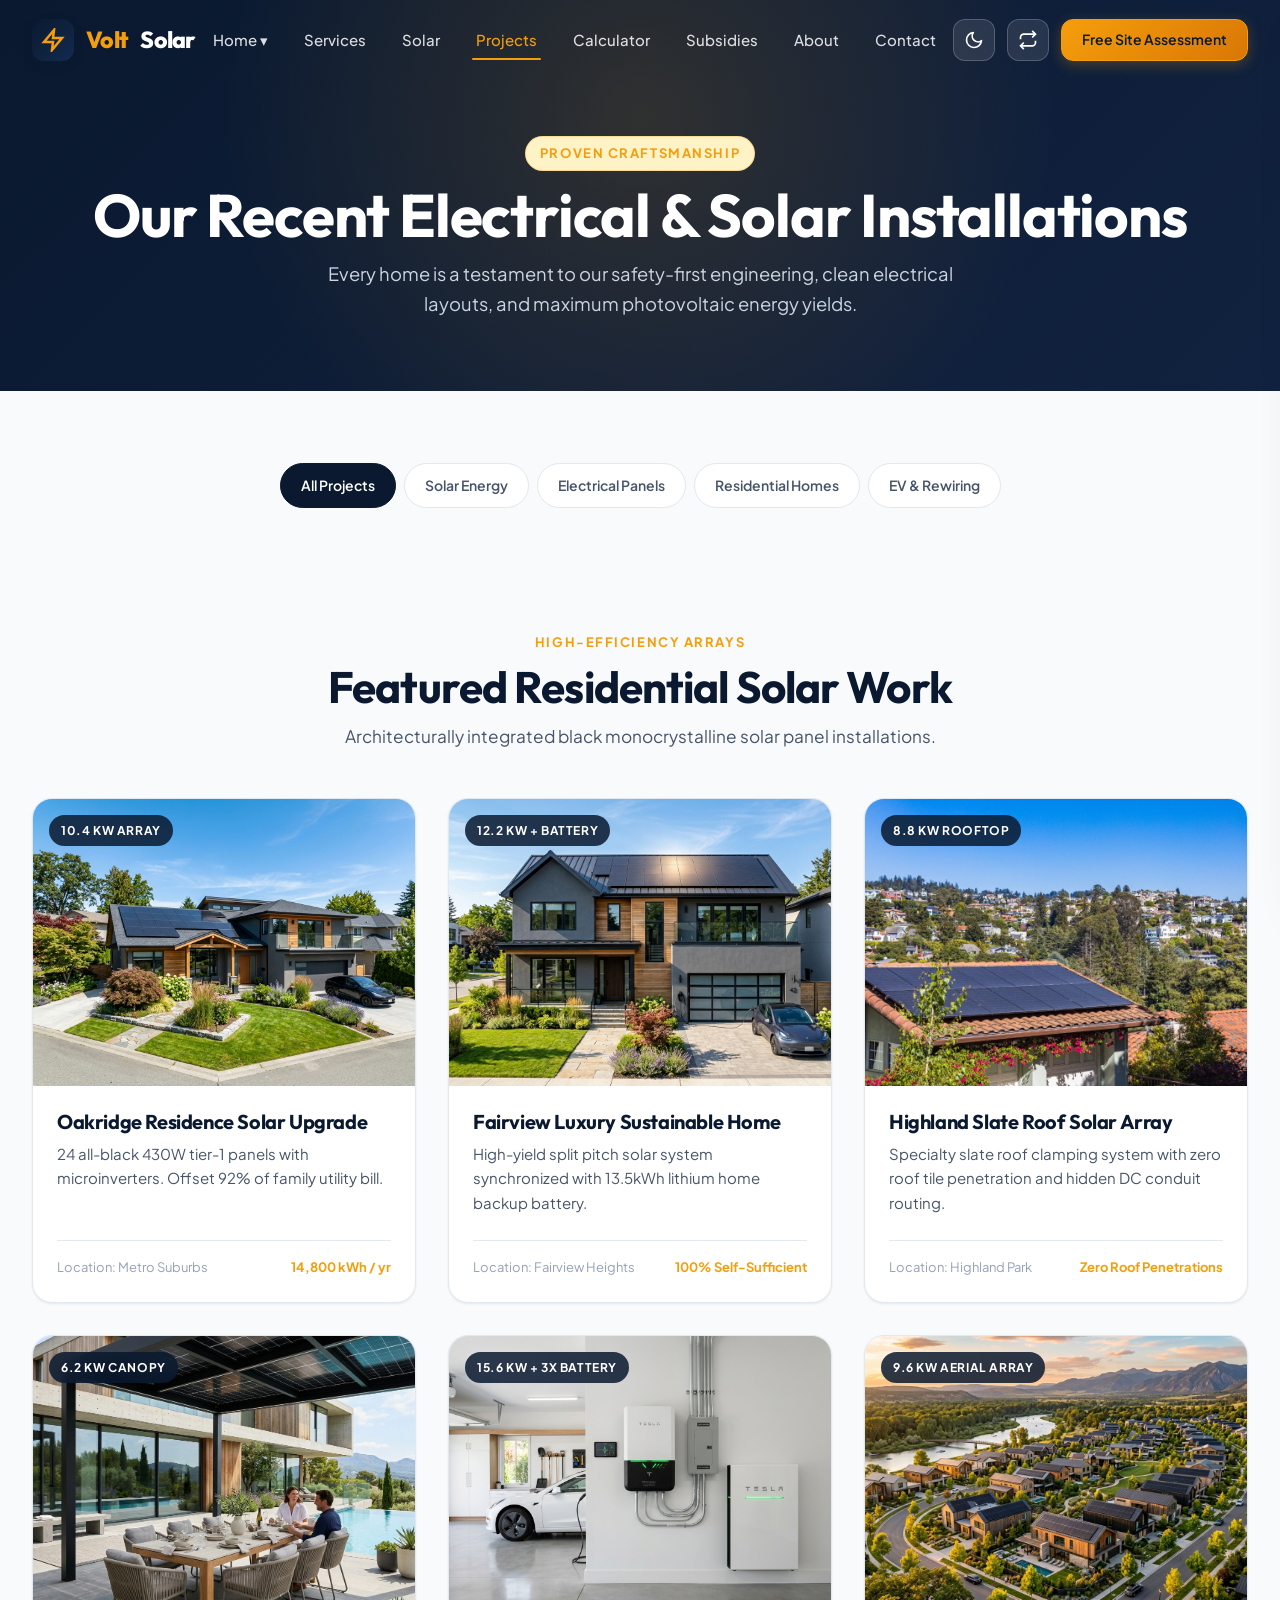
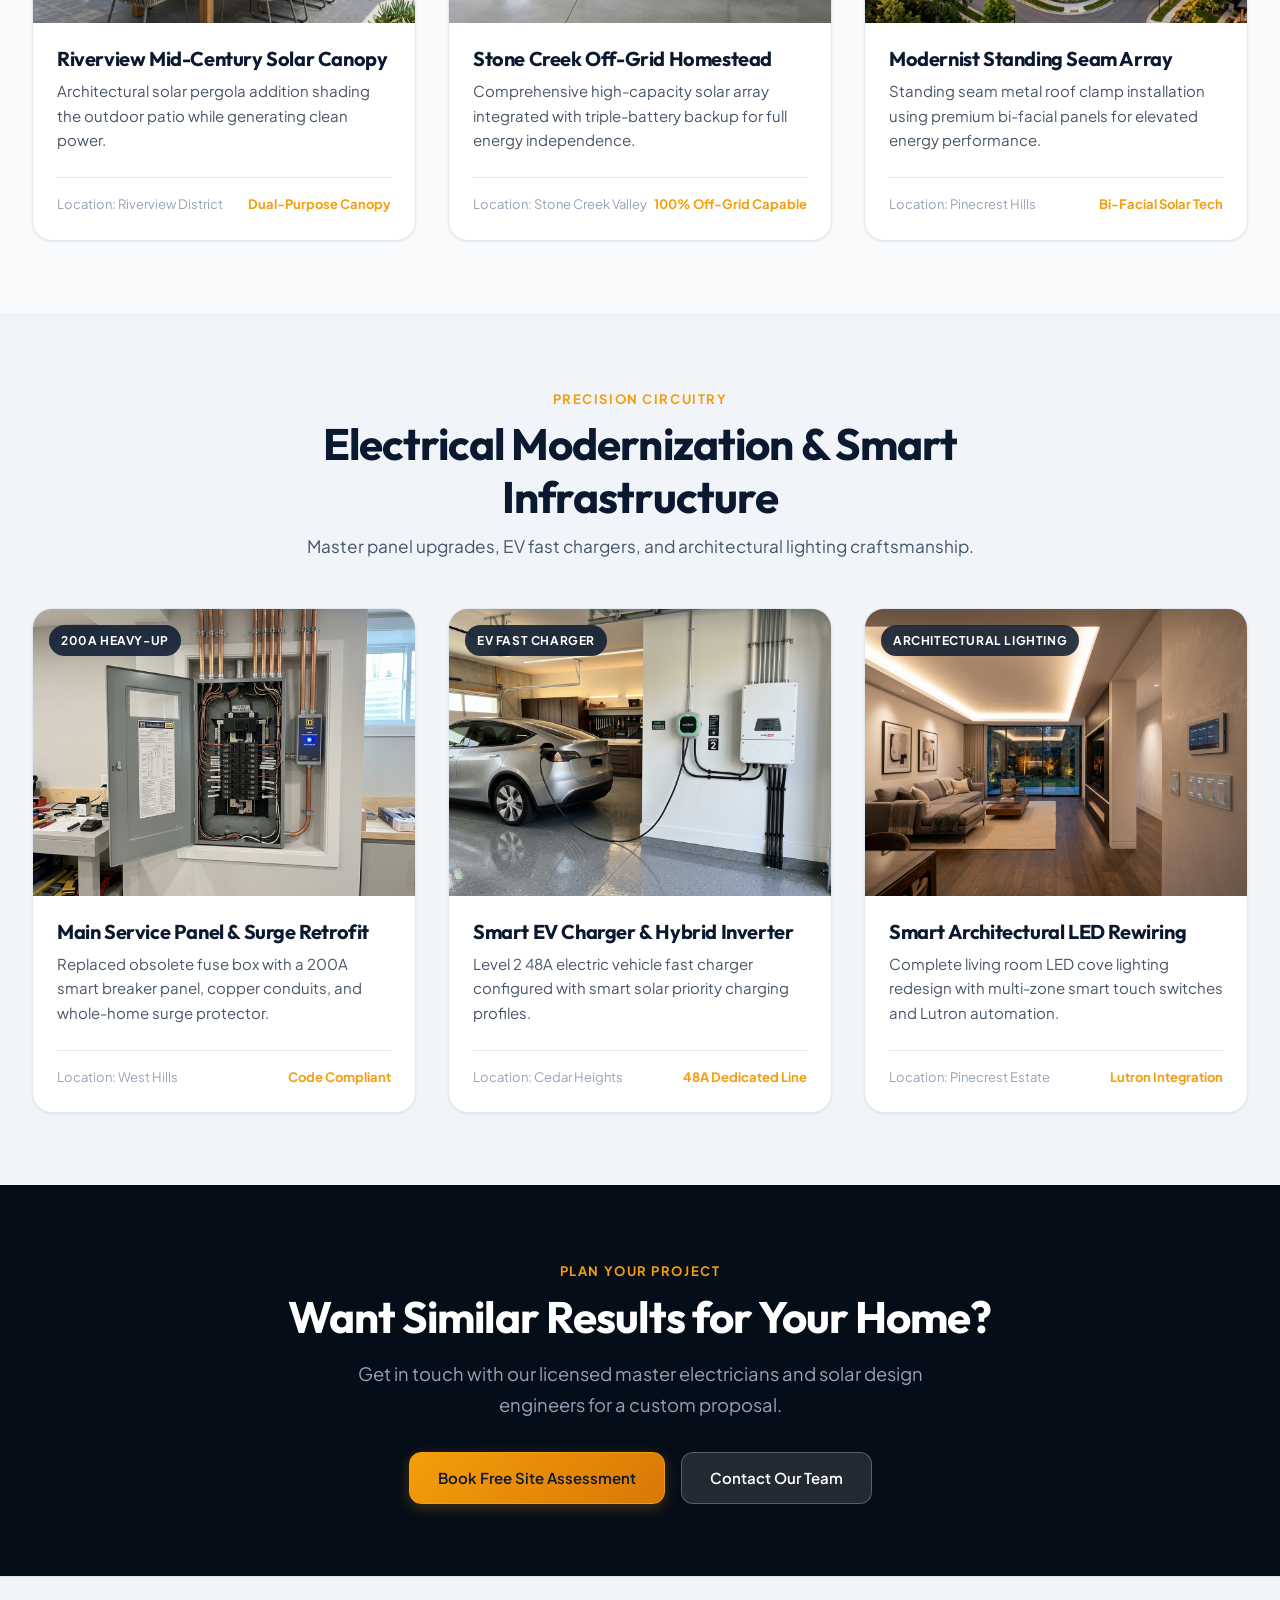
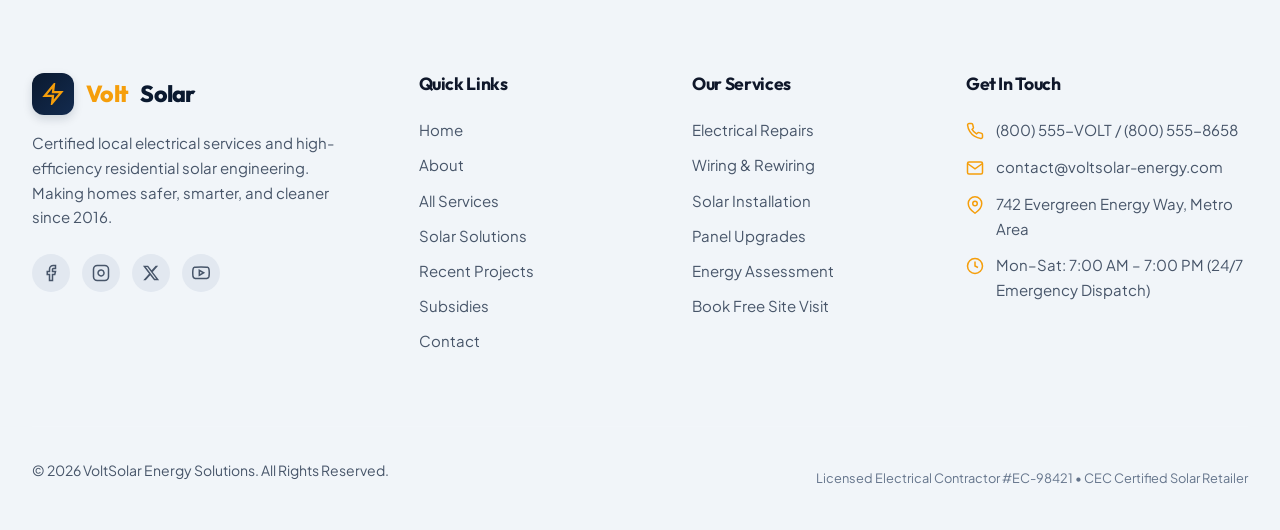
<file: projects.html>
<!DOCTYPE html>
<html lang="en" data-theme="light" dir="ltr">
<head>
  <link rel="icon" type="image/svg+xml" href="assets/images/favicon.svg">

  <meta charset="UTF-8">
  <meta name="viewport" content="width=device-width, initial-scale=1.0">
  <title>Recent Projects & Solar Gallery | VoltSolar Energy</title>
  <meta name="description" content="Explore our portfolio of completed residential solar rooftop arrays, 200A main service panel upgrades, smart EV charging hubs, and architectural lighting.">
  <meta name="keywords" content="solar project gallery, electrician portfolio, rooftop solar photos, electrical panel upgrade pictures">

  <link rel="stylesheet" href="assets/css/style.css">
  <link rel="stylesheet" href="assets/css/dark-mode.css">
  <link rel="stylesheet" href="assets/css/rtl.css">
</head>
<body>

  <!-- Header -->
  <header class="site-header" id="site-header">
    <div class="container header-container">
      <a href="index.html" class="brand-logo" aria-label="VoltSolar Homepage">
        <div class="brand-logo-icon">
          <svg width="24" height="24" viewBox="0 0 24 24" fill="none" stroke="currentColor" stroke-width="2.5"><polygon points="13 2 3 14 12 14 11 22 21 10 12 10 13 2"></polygon></svg>
        </div>
        <span>Volt</span>Solar
      </a>

      <nav class="nav-menu" aria-label="Main Navigation">
        <div class="nav-item-dropdown">
          <a href="index.html" class="nav-link">Home ▾</a>
          <div class="dropdown-menu">
            <a href="index.html" class="dropdown-link">Home 1</a>
            <a href="home-2.html" class="dropdown-link">Home 2</a>
          </div>
        </div>
        <a href="services.html" class="nav-link">Services</a>
        <a href="solar.html" class="nav-link">Solar</a>
        <a href="projects.html" class="nav-link active">Projects</a>
        <a href="calculator.html" class="nav-link">Calculator</a>
        <a href="subsidies.html" class="nav-link">Subsidies</a>
        <a href="about.html" class="nav-link">About</a>
        <a href="contact.html" class="nav-link">Contact</a>
      </nav>

      <div class="header-actions">
        <button class="theme-toggle-btn" aria-label="Toggle Dark/Light Mode"><svg width="20" height="20" viewBox="0 0 24 24" fill="none" stroke="currentColor" stroke-width="2"><path d="M21 12.79A9 9 0 1 1 11.21 3 7 7 0 0 0 21 12.79z"></path></svg></button>
        <button class="rtl-toggle-btn" aria-label="Toggle RTL Mode"><svg width="20" height="20" viewBox="0 0 24 24" fill="none" stroke="currentColor" stroke-width="2"><polyline points="17 1 21 5 17 9"></polyline><path d="M3 11V9a4 4 0 0 1 4-4h14"></path><polyline points="7 23 3 19 7 15"></polyline><path d="M21 13v2a4 4 0 0 1-4 4H3"></path></svg></button>
        <a href="booking.html" class="btn btn-primary btn-sm d-none d-lg-inline-flex">Free Site Assessment</a>
        <button class="hamburger-btn" aria-label="Open Mobile Menu"><span class="hamburger-line"></span><span class="hamburger-line"></span><span class="hamburger-line"></span></button>
      </div>
    </div>
  </header>

  <!-- Mobile Offcanvas Drawer -->
  <div class="mobile-drawer-overlay"></div>
  <div class="mobile-drawer">
    <div>
      <div class="mobile-drawer-header">
        <a href="index.html" class="brand-logo"><div class="brand-logo-icon"><svg width="22" height="22" viewBox="0 0 24 24" fill="none" stroke="currentColor" stroke-width="2.5"><polygon points="13 2 3 14 12 14 11 22 21 10 12 10 13 2"></polygon></svg></div><span>Volt</span>Solar</a>
        <button class="close-drawer-btn" aria-label="Close Menu">✕</button>
      </div>
      <ul class="mobile-nav-list">
        <li><a href="index.html" class="mobile-nav-link">Home 1</a></li>
        <li><a href="home-2.html" class="mobile-nav-link">Home 2</a></li>
        <li><a href="services.html" class="mobile-nav-link">Services</a></li>
        <li><a href="solar.html" class="mobile-nav-link">Solar</a></li>
        <li><a href="projects.html" class="mobile-nav-link active">Projects</a></li>
        <li><a href="calculator.html" class="mobile-nav-link">Calculator</a></li>
        <li><a href="subsidies.html" class="mobile-nav-link">Subsidies</a></li>
        <li><a href="about.html" class="mobile-nav-link">About</a></li>
        <li><a href="contact.html" class="mobile-nav-link">Contact</a></li>
      </ul>
    </div>
    <div style="margin-top: var(--space-xl);"><a href="booking.html" class="btn btn-primary" style="width: 100%;">Book Free Assessment</a></div>
  </div>

  <main>
    <!-- ==========================================================================
         PROJECTS - SECTION 1: PROJECTS HERO
         ========================================================================== -->
    <section class="page-hero" id="projects-hero">
      <div class="container reveal-on-scroll">
        <div class="eyebrow" style="color: var(--color-accent); justify-content: center;">
          <span class="eyebrow-badge">PROVEN CRAFTSMANSHIP</span>
        </div>
        <h1>Our Recent Electrical & Solar Installations</h1>
        <p>
          Every home is a testament to our safety-first engineering, clean electrical layouts, and maximum photovoltaic energy yields.
        </p>
      </div>
    </section>

    <!-- ==========================================================================
         PROJECTS - SECTION 2: PROJECT CATEGORY FILTERS
         ========================================================================== -->
    <section class="section" style="padding-bottom: 0;" id="project-filters">
      <div class="container">
        <div class="filter-toolbar reveal-on-scroll">
          <button class="filter-btn active" data-filter="all">All Projects</button>
          <button class="filter-btn" data-filter="solar">Solar Energy</button>
          <button class="filter-btn" data-filter="electrical">Electrical Panels</button>
          <button class="filter-btn" data-filter="residential">Residential Homes</button>
          <button class="filter-btn" data-filter="upgrades">EV & Rewiring</button>
        </div>
      </div>
    </section>

    <!-- ==========================================================================
         PROJECTS - SECTION 3: SOLAR INSTALLATION GALLERY
         ========================================================================== -->
    <section class="section" id="solar-gallery">
      <div class="container">
        <div class="section-header reveal-on-scroll">
          <div class="eyebrow">HIGH-EFFICIENCY ARRAYS</div>
          <h2>Featured Residential Solar Work</h2>
          <p>Architecturally integrated black monocrystalline solar panel installations.</p>
        </div>

        <div class="grid-cards-3">
          <!-- Solar Project 1 -->
          <div class="project-card reveal-on-scroll" data-category="solar residential">
            <div class="project-media">
              <span class="project-tag">10.4 kW Array</span>
              <img src="assets/images/project-gallery-1.jpg" alt="10.4 kW residential solar installation on modern suburban home" class="project-img">
            </div>
            <div class="project-content">
              <h3 class="card-title">Oakridge Residence Solar Upgrade</h3>
              <p class="card-text">24 all-black 430W tier-1 panels with microinverters. Offset 92% of family utility bill.</p>
              <div class="project-meta-row">
                <span>Location: Metro Suburbs</span>
                <strong class="text-accent">14,800 kWh / yr</strong>
              </div>
            </div>
          </div>

          <!-- Solar Project 2 -->
          <div class="project-card reveal-on-scroll" data-category="solar residential upgrades">
            <div class="project-media">
              <span class="project-tag">12.2 kW + Battery</span>
              <img src="assets/images/case-study-transformation.jpg" alt="Contemporary 3 bedroom suburban home with sleek rooftop solar panels" class="project-img">
            </div>
            <div class="project-content">
              <h3 class="card-title">Fairview Luxury Sustainable Home</h3>
              <p class="card-text">High-yield split pitch solar system synchronized with 13.5kWh lithium home backup battery.</p>
              <div class="project-meta-row">
                <span>Location: Fairview Heights</span>
                <strong class="text-accent">100% Self-Sufficient</strong>
              </div>
            </div>
          </div>

          <!-- Solar Project 3 -->
          <div class="project-card reveal-on-scroll" data-category="solar residential">
            <div class="project-media">
              <span class="project-tag">8.8 kW Rooftop</span>
              <img src="assets/images/highland-slate-roof.jpg" alt="Certified technician installing monocrystalline solar panels on slate roof" class="project-img">
            </div>
            <div class="project-content">
              <h3 class="card-title">Highland Slate Roof Solar Array</h3>
              <p class="card-text">Specialty slate roof clamping system with zero roof tile penetration and hidden DC conduit routing.</p>
              <div class="project-meta-row">
                <span>Location: Highland Park</span>
                <strong class="text-success">Zero Roof Penetrations</strong>
              </div>
            </div>
          </div>

          <!-- Solar Project 4 -->
          <div class="project-card reveal-on-scroll" data-category="solar residential upgrades">
            <div class="project-media">
              <span class="project-tag">6.2 kW Canopy</span>
              <img src="assets/images/solar-pergola-canopy.jpg" alt="Architectural solar panel pergola canopy shading a modern outdoor patio" class="project-img">
            </div>
            <div class="project-content">
              <h3 class="card-title">Riverview Mid-Century Solar Canopy</h3>
              <p class="card-text">Architectural solar pergola addition shading the outdoor patio while generating clean power.</p>
              <div class="project-meta-row">
                <span>Location: Riverview District</span>
                <strong class="text-accent">Dual-Purpose Canopy</strong>
              </div>
            </div>
          </div>

          <!-- Solar Project 5 -->
          <div class="project-card reveal-on-scroll" data-category="solar residential upgrades">
            <div class="project-media">
              <span class="project-tag">15.6 kW + 3x Battery</span>
              <img src="assets/images/smart-inverter-battery.jpg" alt="Smart energy inverter and lithium battery backup wall installation" class="project-img">
            </div>
            <div class="project-content">
              <h3 class="card-title">Stone Creek Off-Grid Homestead</h3>
              <p class="card-text">Comprehensive high-capacity solar array integrated with triple-battery backup for full energy independence.</p>
              <div class="project-meta-row">
                <span>Location: Stone Creek Valley</span>
                <strong class="text-success">100% Off-Grid Capable</strong>
              </div>
            </div>
          </div>

          <!-- Solar Project 6 -->
          <div class="project-card reveal-on-scroll" data-category="solar residential">
            <div class="project-media">
              <span class="project-tag">9.6 kW Aerial Array</span>
              <img src="assets/images/hero-aerial-solar.jpg" alt="Aerial view of a sprawling residential rooftop solar panel installation" class="project-img">
            </div>
            <div class="project-content">
              <h3 class="card-title">Modernist Standing Seam Array</h3>
              <p class="card-text">Standing seam metal roof clamp installation using premium bi-facial panels for elevated energy performance.</p>
              <div class="project-meta-row">
                <span>Location: Pinecrest Hills</span>
                <strong class="text-accent">Bi-Facial Solar Tech</strong>
              </div>
            </div>
          </div>
        </div>
      </div>
    </section>

    <!-- ==========================================================================
         PROJECTS - SECTION 4: ELECTRICAL PROJECT GALLERY
         ========================================================================== -->
    <section class="section section-alt" id="electrical-gallery">
      <div class="container">
        <div class="section-header reveal-on-scroll">
          <div class="eyebrow">PRECISION CIRCUITRY</div>
          <h2>Electrical Modernization & Smart Infrastructure</h2>
          <p>Master panel upgrades, EV fast chargers, and architectural lighting craftsmanship.</p>
        </div>

        <div class="grid-cards-3">
          <!-- Electrical Project 1 -->
          <div class="project-card reveal-on-scroll" data-category="electrical upgrades">
            <div class="project-media">
              <span class="project-tag">200A Heavy-Up</span>
              <img src="assets/images/project-gallery-2.jpg" alt="200A modern electrical breaker service panel with surge protector" class="project-img">
            </div>
            <div class="project-content">
              <h3 class="card-title">Main Service Panel & Surge Retrofit</h3>
              <p class="card-text">Replaced obsolete fuse box with a 200A smart breaker panel, copper conduits, and whole-home surge protector.</p>
              <div class="project-meta-row">
                <span>Location: West Hills</span>
                <strong class="text-success">Code Compliant</strong>
              </div>
            </div>
          </div>

          <!-- Electrical Project 2 -->
          <div class="project-card reveal-on-scroll" data-category="electrical upgrades residential">
            <div class="project-media">
              <span class="project-tag">EV Fast Charger</span>
              <img src="assets/images/project-gallery-3.jpg" alt="Level 2 EV fast charger and smart solar inverter installed in garage" class="project-img">
            </div>
            <div class="project-content">
              <h3 class="card-title">Smart EV Charger & Hybrid Inverter</h3>
              <p class="card-text">Level 2 48A electric vehicle fast charger configured with smart solar priority charging profiles.</p>
              <div class="project-meta-row">
                <span>Location: Cedar Heights</span>
                <strong class="text-accent">48A Dedicated Line</strong>
              </div>
            </div>
          </div>

          <!-- Electrical Project 3 -->
          <div class="project-card reveal-on-scroll" data-category="electrical residential upgrades">
            <div class="project-media">
              <span class="project-tag">Architectural Lighting</span>
              <img src="assets/images/electrical-rewiring-modern.jpg" alt="Modern living room interior with contemporary recessed LED cove lighting" class="project-img">
            </div>
            <div class="project-content">
              <h3 class="card-title">Smart Architectural LED Rewiring</h3>
              <p class="card-text">Complete living room LED cove lighting redesign with multi-zone smart touch switches and Lutron automation.</p>
              <div class="project-meta-row">
                <span>Location: Pinecrest Estate</span>
                <strong class="text-accent">Lutron Integration</strong>
              </div>
            </div>
          </div>
        </div>
      </div>
    </section>

    <!-- ==========================================================================
         PROJECTS - SECTION 5: PROJECT CONSULTATION CTA
         ========================================================================== -->
    <section class="section section-dark" id="projects-cta">
      <div class="container text-center reveal-on-scroll">
        <div class="eyebrow" style="color: var(--color-accent);">PLAN YOUR PROJECT</div>
        <h2 style="max-width: 760px; margin: 0 auto var(--space-md) auto;">Want Similar Results for Your Home?</h2>
        <p style="max-width: 600px; margin: 0 auto var(--space-xl) auto; font-size: 1.15rem;">
          Get in touch with our licensed master electricians and solar design engineers for a custom proposal.
        </p>
        <div class="btn-group" style="justify-content: center;">
          <a href="booking.html" class="btn btn-primary">Book Free Site Assessment</a>
          <a href="contact.html" class="btn btn-glass">Contact Our Team</a>
        </div>
      </div>
    </section>
  </main>

  <!-- Footer -->
  <footer class="site-footer">
    <div class="container">
      <div class="footer-grid">
        <div class="footer-brand">
          <a href="index.html" class="brand-logo" style="color: #FFFFFF;"><div class="brand-logo-icon"><svg width="22" height="22" viewBox="0 0 24 24" fill="none" stroke="currentColor" stroke-width="2.5"><polygon points="13 2 3 14 12 14 11 22 21 10 12 10 13 2"></polygon></svg></div><span>Volt</span>Solar</a>
          <p>Certified local electrical services and high-efficiency residential solar engineering. Making homes safer, smarter, and cleaner since 2016.</p>
          <div class="social-links">
            <a href="#" class="social-btn" aria-label="Facebook"><svg width="18" height="18" viewBox="0 0 24 24" fill="none" stroke="currentColor" stroke-width="2"><path d="M18 2h-3a5 5 0 0 0-5 5v3H7v4h3v8h4v-8h3l1-4h-4V7a1 1 0 0 1 1-1h3z"></path></svg></a>
            <a href="#" class="social-btn" aria-label="Instagram"><svg width="18" height="18" viewBox="0 0 24 24" fill="none" stroke="currentColor" stroke-width="2"><rect x="2" y="2" width="20" height="20" rx="5" ry="5"></rect><path d="M16 11.37A4 4 0 1 1 12.63 8 4 4 0 0 1 16 11.37z"></path><line x1="17.5" y1="6.5" x2="17.51" y2="6.5"></line></svg></a>
            <a href="#" class="social-btn" aria-label="X (Twitter)"><svg width="18" height="18" viewBox="0 0 24 24" fill="currentColor" stroke="none"><path d="M18.244 2.25h3.308l-7.227 8.26 8.502 11.24H16.17l-5.214-6.817L4.99 21.75H1.68l7.73-8.835L1.254 2.25H8.08l4.713 6.231zm-1.161 17.52h1.833L7.084 4.126H5.117z"></path></svg></a>
            <a href="#" class="social-btn" aria-label="YouTube"><svg width="18" height="18" viewBox="0 0 24 24" fill="none" stroke="currentColor" stroke-width="2"><path d="M22.54 6.42a2.78 2.78 0 0 0-1.94-2C18.88 4 12 4 12 4s-6.88 0-8.6.46a2.78 2.78 0 0 0-1.94 2A29 29 0 0 0 1 11.75a29 29 0 0 0 .46 5.33A2.78 2.78 0 0 0 3.4 19c1.72.46 8.6.46 8.6.46s6.88 0 8.6-.46a2.78 2.78 0 0 0 1.94-2 29 29 0 0 0 .46-5.25 29 29 0 0 0-.46-5.33z"></path><polygon points="9.75 15.02 15.5 11.75 9.75 8.48 9.75 15.02"></polygon></svg></a>
          </div>
        </div>

        <div>
          <h4 class="footer-title">Quick Links</h4>
          <div class="footer-links">
            <a href="index.html" class="footer-link">Home</a>
            <a href="about.html" class="footer-link">About</a>
            <a href="services.html" class="footer-link">All Services</a>
            <a href="solar.html" class="footer-link">Solar Solutions</a>
            <a href="projects.html" class="footer-link">Recent Projects</a>
            <a href="subsidies.html" class="footer-link">Subsidies</a>
            <a href="contact.html" class="footer-link">Contact</a>
          </div>
        </div>

        <div>
          <h4 class="footer-title">Our Services</h4>
          <div class="footer-links">
            <a href="service-details.html" class="footer-link">Electrical Repairs</a>
            <a href="services.html" class="footer-link">Wiring & Rewiring</a>
            <a href="solar.html" class="footer-link">Solar Installation</a>
            <a href="services.html" class="footer-link">Panel Upgrades</a>
            <a href="calculator.html" class="footer-link">Energy Assessment</a>
            <a href="booking.html" class="footer-link">Book Free Site Visit</a>
          </div>
        </div>

        <div>
          <h4 class="footer-title">Get In Touch</h4>
          <div class="footer-contact-item"><svg width="18" height="18" viewBox="0 0 24 24" fill="none" stroke="currentColor" stroke-width="2"><path d="M22 16.92v3a2 2 0 0 1-2.18 2 19.79 19.79 0 0 1-8.63-3.07 19.5 19.5 0 0 1-6-6 19.79 19.79 0 0 1-3.07-8.67A2 2 0 0 1 4.11 2h3a2 2 0 0 1 2 1.72 12.84 12.84 0 0 0 .7 2.81 2 2 0 0 1-.45 2.11L8.09 9.91a16 16 0 0 0 6 6l1.27-1.27a2 2 0 0 1 2.11-.45 12.84 12.84 0 0 0 2.81.7A2 2 0 0 1 22 16.92z"></path></svg><span>(800) 555-VOLT / (800) 555-8658</span></div>
          <div class="footer-contact-item"><svg width="18" height="18" viewBox="0 0 24 24" fill="none" stroke="currentColor" stroke-width="2"><path d="M4 4h16c1.1 0 2 .9 2 2v12c0 1.1-.9 2-2 2H4c-1.1 0-2-.9-2-2V6c0-1.1.9-2 2-2z"></path><polyline points="22,6 12,13 2,6"></polyline></svg><span>contact@voltsolar-energy.com</span></div>
          <div class="footer-contact-item"><svg width="18" height="18" viewBox="0 0 24 24" fill="none" stroke="currentColor" stroke-width="2"><path d="M21 10c0 7-9 13-9 13s-9-6-9-13a9 9 0 0 1 18 0z"></path><circle cx="12" cy="10" r="3"></circle></svg><span>742 Evergreen Energy Way, Metro Area</span></div>
          <div class="footer-contact-item"><svg width="18" height="18" viewBox="0 0 24 24" fill="none" stroke="currentColor" stroke-width="2"><circle cx="12" cy="12" r="10"></circle><polyline points="12 6 12 12 16 14"></polyline></svg><span>Mon–Sat: 7:00 AM – 7:00 PM (24/7 Emergency Dispatch)</span></div>
        </div>
      </div>

      <div class="footer-bottom">
        <p>© 2026 VoltSolar Energy Solutions. All Rights Reserved.</p>
        <p style="font-size: 0.8rem; color: #64748B;">Licensed Electrical Contractor #EC-98421 • CEC Certified Solar Retailer</p>
      </div>
    </div>
  </footer>

  <button class="scroll-top-btn" id="scrollTopBtn" aria-label="Scroll to top of page"><svg width="22" height="22" viewBox="0 0 24 24" fill="none" stroke="currentColor" stroke-width="2.5"><polyline points="18 15 12 9 6 15"></polyline></svg></button>
  <script src="assets/js/main.js"></script>
</body>
</html>
</file>
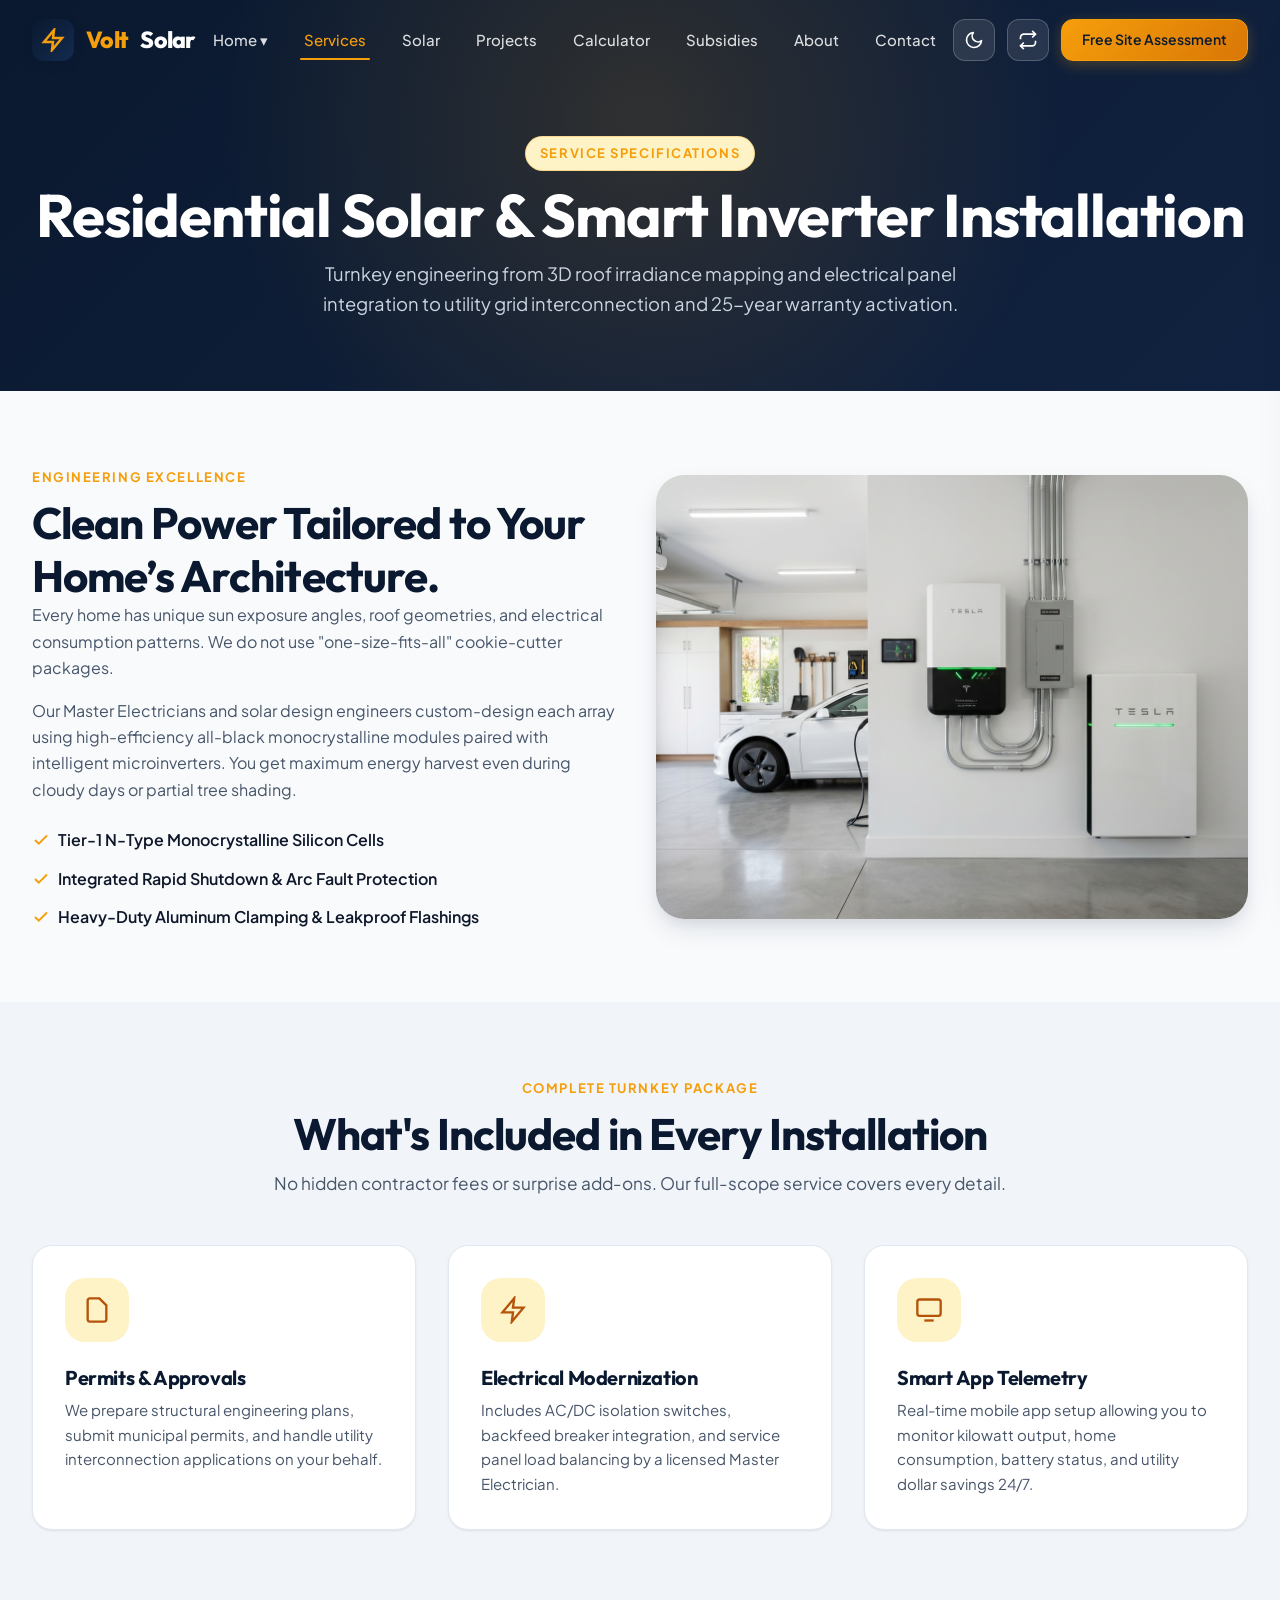
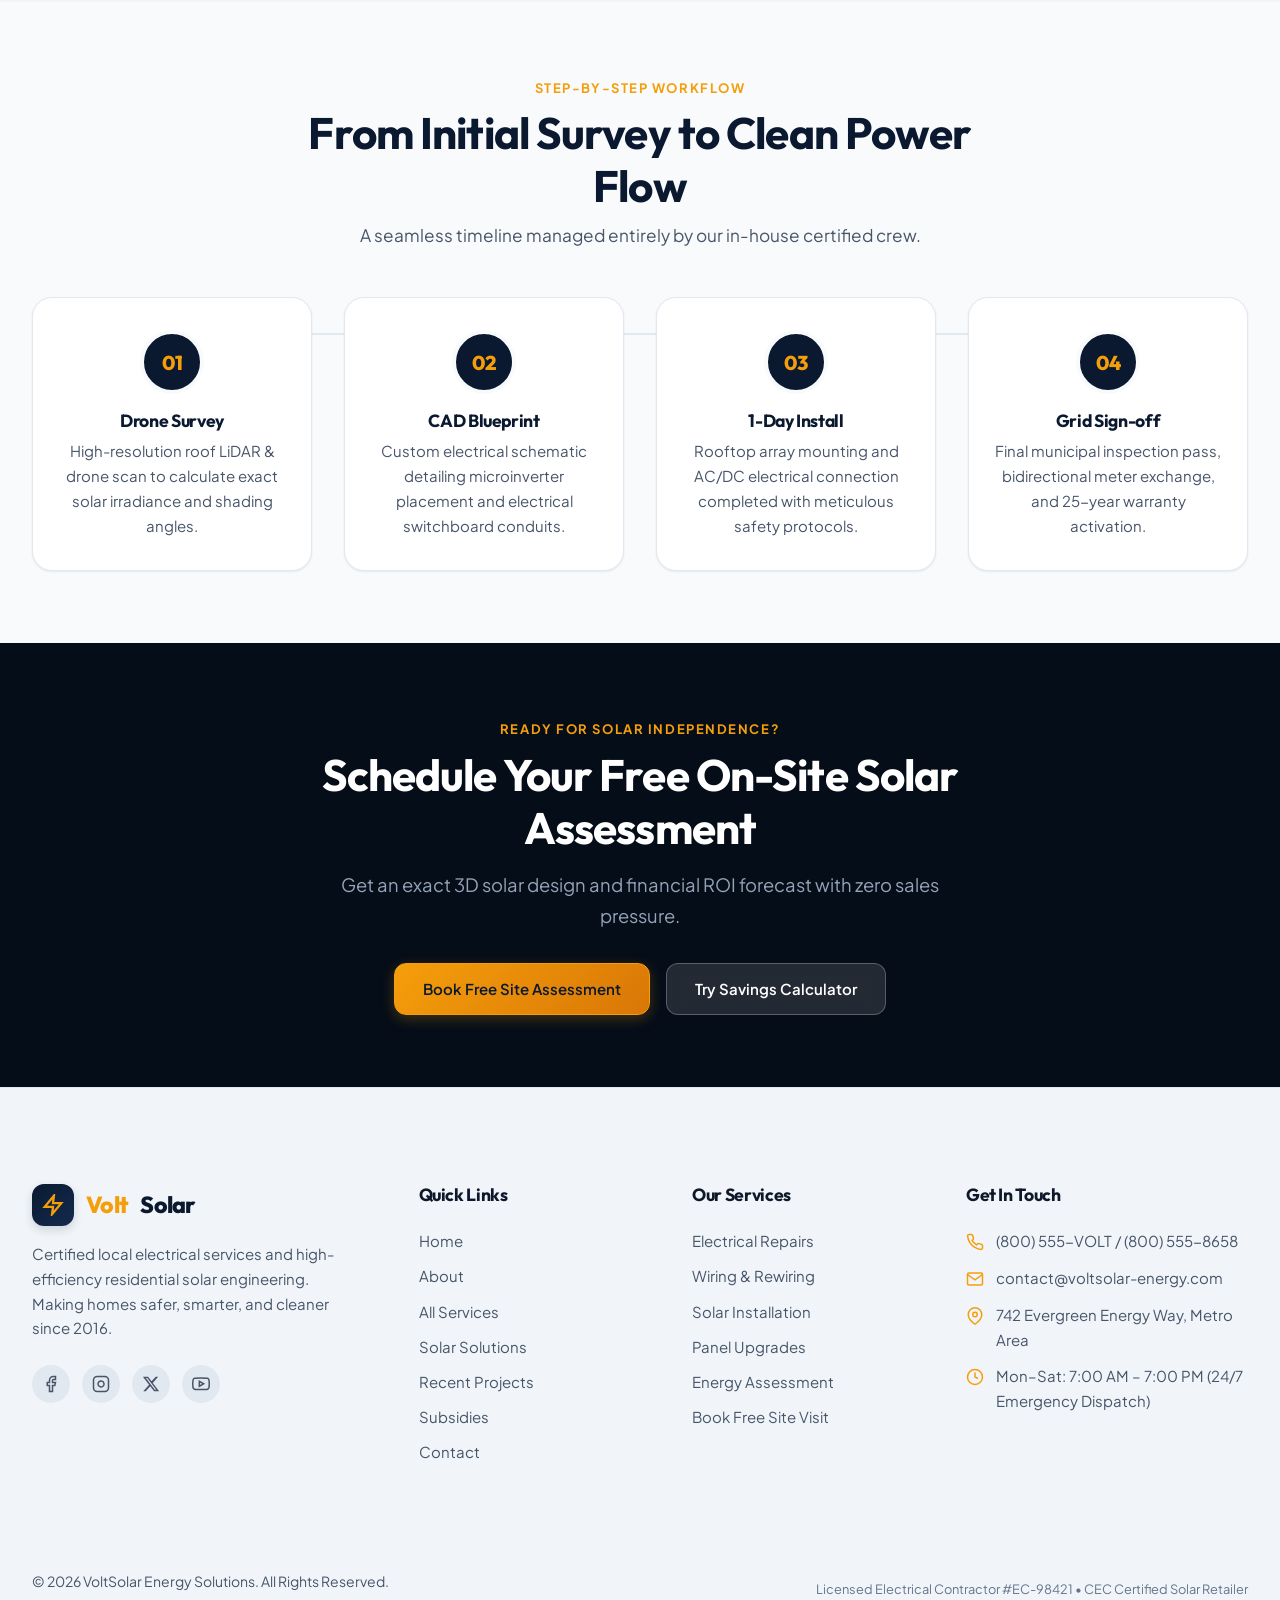
<file: service-details.html>
<!DOCTYPE html>
<html lang="en" data-theme="light" dir="ltr">
<head>
  <link rel="icon" type="image/svg+xml" href="assets/images/favicon.svg">

  <meta charset="UTF-8">
  <meta name="viewport" content="width=device-width, initial-scale=1.0">
  <title>Solar Installation & Panel Modernization | VoltSolar Service Details</title>
  <meta name="description" content="Technical specifications, included equipment, 25-year warranty standards, and step-by-step workflow for VoltSolar turnkey residential solar installation.">
  <meta name="keywords" content="solar installation details, panel warranty, tier 1 solar modules, microinverter, electrical permit">

  <link rel="stylesheet" href="assets/css/style.css">
  <link rel="stylesheet" href="assets/css/dark-mode.css">
  <link rel="stylesheet" href="assets/css/rtl.css">
</head>
<body>

  <!-- Header -->
  <header class="site-header" id="site-header">
    <div class="container header-container">
      <a href="index.html" class="brand-logo" aria-label="VoltSolar Homepage">
        <div class="brand-logo-icon">
          <svg width="24" height="24" viewBox="0 0 24 24" fill="none" stroke="currentColor" stroke-width="2.5"><polygon points="13 2 3 14 12 14 11 22 21 10 12 10 13 2"></polygon></svg>
        </div>
        <span>Volt</span>Solar
      </a>

      <nav class="nav-menu" aria-label="Main Navigation">
        <div class="nav-item-dropdown">
          <a href="index.html" class="nav-link">Home ▾</a>
          <div class="dropdown-menu">
            <a href="index.html" class="dropdown-link">Home 1</a>
            <a href="home-2.html" class="dropdown-link">Home 2</a>
          </div>
        </div>
        <a href="services.html" class="nav-link active">Services</a>
        <a href="solar.html" class="nav-link">Solar</a>
        <a href="projects.html" class="nav-link">Projects</a>
        <a href="calculator.html" class="nav-link">Calculator</a>
        <a href="subsidies.html" class="nav-link">Subsidies</a>
        <a href="about.html" class="nav-link">About</a>
        <a href="contact.html" class="nav-link">Contact</a>
      </nav>

      <div class="header-actions">
        <button class="theme-toggle-btn" aria-label="Toggle Dark/Light Mode"><svg width="20" height="20" viewBox="0 0 24 24" fill="none" stroke="currentColor" stroke-width="2"><path d="M21 12.79A9 9 0 1 1 11.21 3 7 7 0 0 0 21 12.79z"></path></svg></button>
        <button class="rtl-toggle-btn" aria-label="Toggle RTL Mode"><svg width="20" height="20" viewBox="0 0 24 24" fill="none" stroke="currentColor" stroke-width="2"><polyline points="17 1 21 5 17 9"></polyline><path d="M3 11V9a4 4 0 0 1 4-4h14"></path><polyline points="7 23 3 19 7 15"></polyline><path d="M21 13v2a4 4 0 0 1-4 4H3"></path></svg></button>
        <a href="booking.html" class="btn btn-primary btn-sm d-none d-lg-inline-flex">Free Site Assessment</a>
        <button class="hamburger-btn" aria-label="Open Mobile Menu"><span class="hamburger-line"></span><span class="hamburger-line"></span><span class="hamburger-line"></span></button>
      </div>
    </div>
  </header>

  <!-- Mobile Offcanvas Drawer -->
  <div class="mobile-drawer-overlay"></div>
  <div class="mobile-drawer">
    <div>
      <div class="mobile-drawer-header">
        <a href="index.html" class="brand-logo"><div class="brand-logo-icon"><svg width="22" height="22" viewBox="0 0 24 24" fill="none" stroke="currentColor" stroke-width="2.5"><polygon points="13 2 3 14 12 14 11 22 21 10 12 10 13 2"></polygon></svg></div><span>Volt</span>Solar</a>
        <button class="close-drawer-btn" aria-label="Close Menu">✕</button>
      </div>
      <ul class="mobile-nav-list">
        <li><a href="index.html" class="mobile-nav-link">Home 1</a></li>
        <li><a href="home-2.html" class="mobile-nav-link">Home 2</a></li>
        <li><a href="services.html" class="mobile-nav-link active">Services</a></li>
        <li><a href="solar.html" class="mobile-nav-link">Solar</a></li>
        <li><a href="projects.html" class="mobile-nav-link">Projects</a></li>
        <li><a href="calculator.html" class="mobile-nav-link">Calculator</a></li>
        <li><a href="subsidies.html" class="mobile-nav-link">Subsidies</a></li>
        <li><a href="about.html" class="mobile-nav-link">About</a></li>
        <li><a href="contact.html" class="mobile-nav-link">Contact</a></li>
      </ul>
    </div>
    <div style="margin-top: var(--space-xl);"><a href="booking.html" class="btn btn-primary" style="width: 100%;">Book Free Assessment</a></div>
  </div>

  <main>
    <!-- ==========================================================================
         SERVICE DETAILS - SECTION 1: HERO
         ========================================================================== -->
    <section class="page-hero" id="service-detail-hero">
      <div class="container reveal-on-scroll">
        <div class="eyebrow" style="color: var(--color-accent); justify-content: center;">
          <span class="eyebrow-badge">SERVICE SPECIFICATIONS</span>
        </div>
        <h1>Residential Solar & Smart Inverter Installation</h1>
        <p>
          Turnkey engineering from 3D roof irradiance mapping and electrical panel integration to utility grid interconnection and 25-year warranty activation.
        </p>
      </div>
    </section>

    <!-- ==========================================================================
         SERVICE DETAILS - SECTION 2: SERVICE OVERVIEW
         ========================================================================== -->
    <section class="section" id="service-overview">
      <div class="container">
        <div class="grid-cards-2" style="align-items: center;">
          <div class="reveal-on-scroll">
            <div class="eyebrow">ENGINEERING EXCELLENCE</div>
            <h2>Clean Power Tailored to Your Home’s Architecture.</h2>
            <p>
              Every home has unique sun exposure angles, roof geometries, and electrical consumption patterns. We do not use "one-size-fits-all" cookie-cutter packages.
            </p>
            <p>
              Our Master Electricians and solar design engineers custom-design each array using high-efficiency all-black monocrystalline modules paired with intelligent microinverters. You get maximum energy harvest even during cloudy days or partial tree shading.
            </p>
            <div style="display: flex; flex-direction: column; gap: 0.75rem; margin-top: var(--space-lg);">
              <div style="display: flex; align-items: center; gap: 0.5rem; font-weight: 600;">
                <svg width="18" height="18" viewBox="0 0 24 24" fill="none" stroke="currentColor" stroke-width="2.5" class="text-accent"><polyline points="20 6 9 17 4 12"></polyline></svg>
                <span>Tier-1 N-Type Monocrystalline Silicon Cells</span>
              </div>
              <div style="display: flex; align-items: center; gap: 0.5rem; font-weight: 600;">
                <svg width="18" height="18" viewBox="0 0 24 24" fill="none" stroke="currentColor" stroke-width="2.5" class="text-accent"><polyline points="20 6 9 17 4 12"></polyline></svg>
                <span>Integrated Rapid Shutdown & Arc Fault Protection</span>
              </div>
              <div style="display: flex; align-items: center; gap: 0.5rem; font-weight: 600;">
                <svg width="18" height="18" viewBox="0 0 24 24" fill="none" stroke="currentColor" stroke-width="2.5" class="text-accent"><polyline points="20 6 9 17 4 12"></polyline></svg>
                <span>Heavy-Duty Aluminum Clamping & Leakproof Flashings</span>
              </div>
            </div>
          </div>

          <div class="reveal-on-scroll">
            <div style="border-radius: var(--radius-xl); overflow: hidden; box-shadow: var(--shadow-lg);">
              <img src="assets/images/smart-inverter-battery.jpg" alt="Smart solar hybrid inverter and home battery system" class="project-img" style="aspect-ratio: 4/3;">
            </div>
          </div>
        </div>
      </div>
    </section>

    <!-- ==========================================================================
         SERVICE DETAILS - SECTION 3: WHAT WE DO / WHAT'S INCLUDED
         ========================================================================== -->
    <section class="section section-alt" id="whats-included">
      <div class="container">
        <div class="section-header reveal-on-scroll">
          <div class="eyebrow">COMPLETE TURNKEY PACKAGE</div>
          <h2>What's Included in Every Installation</h2>
          <p>No hidden contractor fees or surprise add-ons. Our full-scope service covers every detail.</p>
        </div>

        <div class="grid-cards-3">
          <div class="card reveal-on-scroll">
            <div class="card-icon">
              <svg width="28" height="28" viewBox="0 0 24 24" fill="none" stroke="currentColor" stroke-width="2"><path d="M14 2H6a2 2 0 0 0-2 2v16a2 2 0 0 0 2 2h12a2 2 0 0 0 2-2V8z"></path></svg>
            </div>
            <h3 class="card-title">Permits & Approvals</h3>
            <p class="card-text">We prepare structural engineering plans, submit municipal permits, and handle utility interconnection applications on your behalf.</p>
          </div>

          <div class="card reveal-on-scroll">
            <div class="card-icon">
              <svg width="28" height="28" viewBox="0 0 24 24" fill="none" stroke="currentColor" stroke-width="2"><polygon points="13 2 3 14 12 14 11 22 21 10 12 10 13 2"></polygon></svg>
            </div>
            <h3 class="card-title">Electrical Modernization</h3>
            <p class="card-text">Includes AC/DC isolation switches, backfeed breaker integration, and service panel load balancing by a licensed Master Electrician.</p>
          </div>

          <div class="card reveal-on-scroll">
            <div class="card-icon">
              <svg width="28" height="28" viewBox="0 0 24 24" fill="none" stroke="currentColor" stroke-width="2"><rect x="2" y="3" width="20" height="14" rx="2" ry="2"></rect><line x1="8" y1="21" x2="16" y2="21"></line></svg>
            </div>
            <h3 class="card-title">Smart App Telemetry</h3>
            <p class="card-text">Real-time mobile app setup allowing you to monitor kilowatt output, home consumption, battery status, and utility dollar savings 24/7.</p>
          </div>
        </div>
      </div>
    </section>

    <!-- ==========================================================================
         SERVICE DETAILS - SECTION 4: BENEFITS + PROCESS
         ========================================================================== -->
    <section class="section" id="benefits-process">
      <div class="container">
        <div class="section-header reveal-on-scroll">
          <div class="eyebrow">STEP-BY-STEP WORKFLOW</div>
          <h2>From Initial Survey to Clean Power Flow</h2>
          <p>A seamless timeline managed entirely by our in-house certified crew.</p>
        </div>

        <div class="timeline-horizontal reveal-on-scroll">
          <div class="step-card">
            <div class="step-number">01</div>
            <h3 class="card-title" style="font-size: 1.1rem;">Drone Survey</h3>
            <p class="card-text">High-resolution roof LiDAR & drone scan to calculate exact solar irradiance and shading angles.</p>
          </div>
          <div class="step-card">
            <div class="step-number">02</div>
            <h3 class="card-title" style="font-size: 1.1rem;">CAD Blueprint</h3>
            <p class="card-text">Custom electrical schematic detailing microinverter placement and electrical switchboard conduits.</p>
          </div>
          <div class="step-card">
            <div class="step-number">03</div>
            <h3 class="card-title" style="font-size: 1.1rem;">1-Day Install</h3>
            <p class="card-text">Rooftop array mounting and AC/DC electrical connection completed with meticulous safety protocols.</p>
          </div>
          <div class="step-card">
            <div class="step-number">04</div>
            <h3 class="card-title" style="font-size: 1.1rem;">Grid Sign-off</h3>
            <p class="card-text">Final municipal inspection pass, bidirectional meter exchange, and 25-year warranty activation.</p>
          </div>
        </div>
      </div>
    </section>

    <!-- ==========================================================================
         SERVICE DETAILS - SECTION 5: BOOKING CTA
         ========================================================================== -->
    <section class="section section-dark" id="detail-cta">
      <div class="container text-center reveal-on-scroll">
        <div class="eyebrow" style="color: var(--color-accent);">READY FOR SOLAR INDEPENDENCE?</div>
        <h2 style="max-width: 760px; margin: 0 auto var(--space-md) auto;">Schedule Your Free On-Site Solar Assessment</h2>
        <p style="max-width: 600px; margin: 0 auto var(--space-xl) auto; font-size: 1.15rem;">
          Get an exact 3D solar design and financial ROI forecast with zero sales pressure.
        </p>
        <div class="btn-group" style="justify-content: center;">
          <a href="booking.html" class="btn btn-primary">Book Free Site Assessment</a>
          <a href="calculator.html" class="btn btn-glass">Try Savings Calculator</a>
        </div>
      </div>
    </section>
  </main>

  <!-- Footer -->
  <footer class="site-footer">
    <div class="container">
      <div class="footer-grid">
        <div class="footer-brand">
          <a href="index.html" class="brand-logo" style="color: #FFFFFF;"><div class="brand-logo-icon"><svg width="22" height="22" viewBox="0 0 24 24" fill="none" stroke="currentColor" stroke-width="2.5"><polygon points="13 2 3 14 12 14 11 22 21 10 12 10 13 2"></polygon></svg></div><span>Volt</span>Solar</a>
          <p>Certified local electrical services and high-efficiency residential solar engineering. Making homes safer, smarter, and cleaner since 2016.</p>
          <div class="social-links">
            <a href="#" class="social-btn" aria-label="Facebook"><svg width="18" height="18" viewBox="0 0 24 24" fill="none" stroke="currentColor" stroke-width="2"><path d="M18 2h-3a5 5 0 0 0-5 5v3H7v4h3v8h4v-8h3l1-4h-4V7a1 1 0 0 1 1-1h3z"></path></svg></a>
            <a href="#" class="social-btn" aria-label="Instagram"><svg width="18" height="18" viewBox="0 0 24 24" fill="none" stroke="currentColor" stroke-width="2"><rect x="2" y="2" width="20" height="20" rx="5" ry="5"></rect><path d="M16 11.37A4 4 0 1 1 12.63 8 4 4 0 0 1 16 11.37z"></path><line x1="17.5" y1="6.5" x2="17.51" y2="6.5"></line></svg></a>
            <a href="#" class="social-btn" aria-label="X (Twitter)"><svg width="18" height="18" viewBox="0 0 24 24" fill="currentColor" stroke="none"><path d="M18.244 2.25h3.308l-7.227 8.26 8.502 11.24H16.17l-5.214-6.817L4.99 21.75H1.68l7.73-8.835L1.254 2.25H8.08l4.713 6.231zm-1.161 17.52h1.833L7.084 4.126H5.117z"></path></svg></a>
            <a href="#" class="social-btn" aria-label="YouTube"><svg width="18" height="18" viewBox="0 0 24 24" fill="none" stroke="currentColor" stroke-width="2"><path d="M22.54 6.42a2.78 2.78 0 0 0-1.94-2C18.88 4 12 4 12 4s-6.88 0-8.6.46a2.78 2.78 0 0 0-1.94 2A29 29 0 0 0 1 11.75a29 29 0 0 0 .46 5.33A2.78 2.78 0 0 0 3.4 19c1.72.46 8.6.46 8.6.46s6.88 0 8.6-.46a2.78 2.78 0 0 0 1.94-2 29 29 0 0 0 .46-5.25 29 29 0 0 0-.46-5.33z"></path><polygon points="9.75 15.02 15.5 11.75 9.75 8.48 9.75 15.02"></polygon></svg></a>
          </div>
        </div>

        <div>
          <h4 class="footer-title">Quick Links</h4>
          <div class="footer-links">
            <a href="index.html" class="footer-link">Home</a>
            <a href="about.html" class="footer-link">About</a>
            <a href="services.html" class="footer-link">All Services</a>
            <a href="solar.html" class="footer-link">Solar Solutions</a>
            <a href="projects.html" class="footer-link">Recent Projects</a>
            <a href="subsidies.html" class="footer-link">Subsidies</a>
            <a href="contact.html" class="footer-link">Contact</a>
          </div>
        </div>

        <div>
          <h4 class="footer-title">Our Services</h4>
          <div class="footer-links">
            <a href="service-details.html" class="footer-link">Electrical Repairs</a>
            <a href="services.html" class="footer-link">Wiring & Rewiring</a>
            <a href="solar.html" class="footer-link">Solar Installation</a>
            <a href="services.html" class="footer-link">Panel Upgrades</a>
            <a href="calculator.html" class="footer-link">Energy Assessment</a>
            <a href="booking.html" class="footer-link">Book Free Site Visit</a>
          </div>
        </div>

        <div>
          <h4 class="footer-title">Get In Touch</h4>
          <div class="footer-contact-item"><svg width="18" height="18" viewBox="0 0 24 24" fill="none" stroke="currentColor" stroke-width="2"><path d="M22 16.92v3a2 2 0 0 1-2.18 2 19.79 19.79 0 0 1-8.63-3.07 19.5 19.5 0 0 1-6-6 19.79 19.79 0 0 1-3.07-8.67A2 2 0 0 1 4.11 2h3a2 2 0 0 1 2 1.72 12.84 12.84 0 0 0 .7 2.81 2 2 0 0 1-.45 2.11L8.09 9.91a16 16 0 0 0 6 6l1.27-1.27a2 2 0 0 1 2.11-.45 12.84 12.84 0 0 0 2.81.7A2 2 0 0 1 22 16.92z"></path></svg><span>(800) 555-VOLT / (800) 555-8658</span></div>
          <div class="footer-contact-item"><svg width="18" height="18" viewBox="0 0 24 24" fill="none" stroke="currentColor" stroke-width="2"><path d="M4 4h16c1.1 0 2 .9 2 2v12c0 1.1-.9 2-2 2H4c-1.1 0-2-.9-2-2V6c0-1.1.9-2 2-2z"></path><polyline points="22,6 12,13 2,6"></polyline></svg><span>contact@voltsolar-energy.com</span></div>
          <div class="footer-contact-item"><svg width="18" height="18" viewBox="0 0 24 24" fill="none" stroke="currentColor" stroke-width="2"><path d="M21 10c0 7-9 13-9 13s-9-6-9-13a9 9 0 0 1 18 0z"></path><circle cx="12" cy="10" r="3"></circle></svg><span>742 Evergreen Energy Way, Metro Area</span></div>
          <div class="footer-contact-item"><svg width="18" height="18" viewBox="0 0 24 24" fill="none" stroke="currentColor" stroke-width="2"><circle cx="12" cy="12" r="10"></circle><polyline points="12 6 12 12 16 14"></polyline></svg><span>Mon–Sat: 7:00 AM – 7:00 PM (24/7 Emergency Dispatch)</span></div>
        </div>
      </div>

      <div class="footer-bottom">
        <p>© 2026 VoltSolar Energy Solutions. All Rights Reserved.</p>
        <p style="font-size: 0.8rem; color: #64748B;">Licensed Electrical Contractor #EC-98421 • CEC Certified Solar Retailer</p>
      </div>
    </div>
  </footer>

  <button class="scroll-top-btn" id="scrollTopBtn" aria-label="Scroll to top of page"><svg width="22" height="22" viewBox="0 0 24 24" fill="none" stroke="currentColor" stroke-width="2.5"><polyline points="18 15 12 9 6 15"></polyline></svg></button>
  <script src="assets/js/main.js"></script>
</body>
</html>
</file>
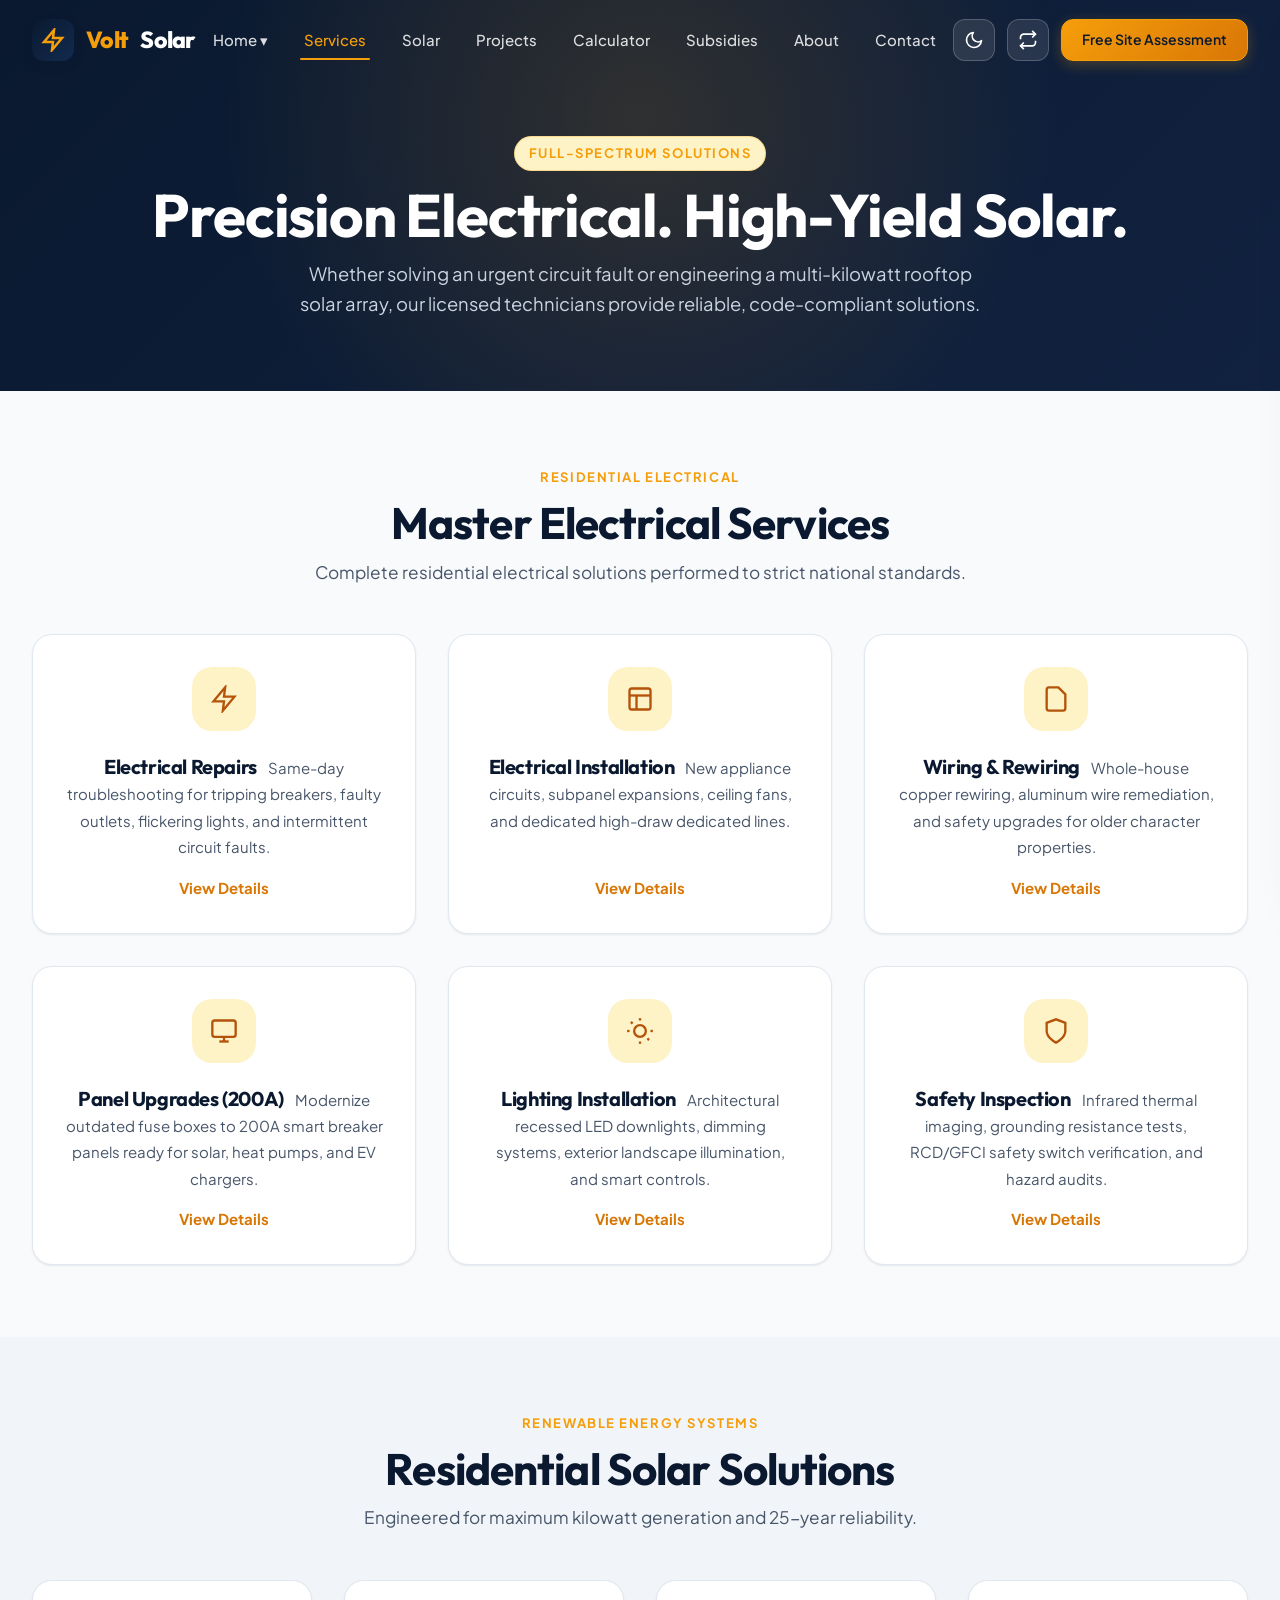
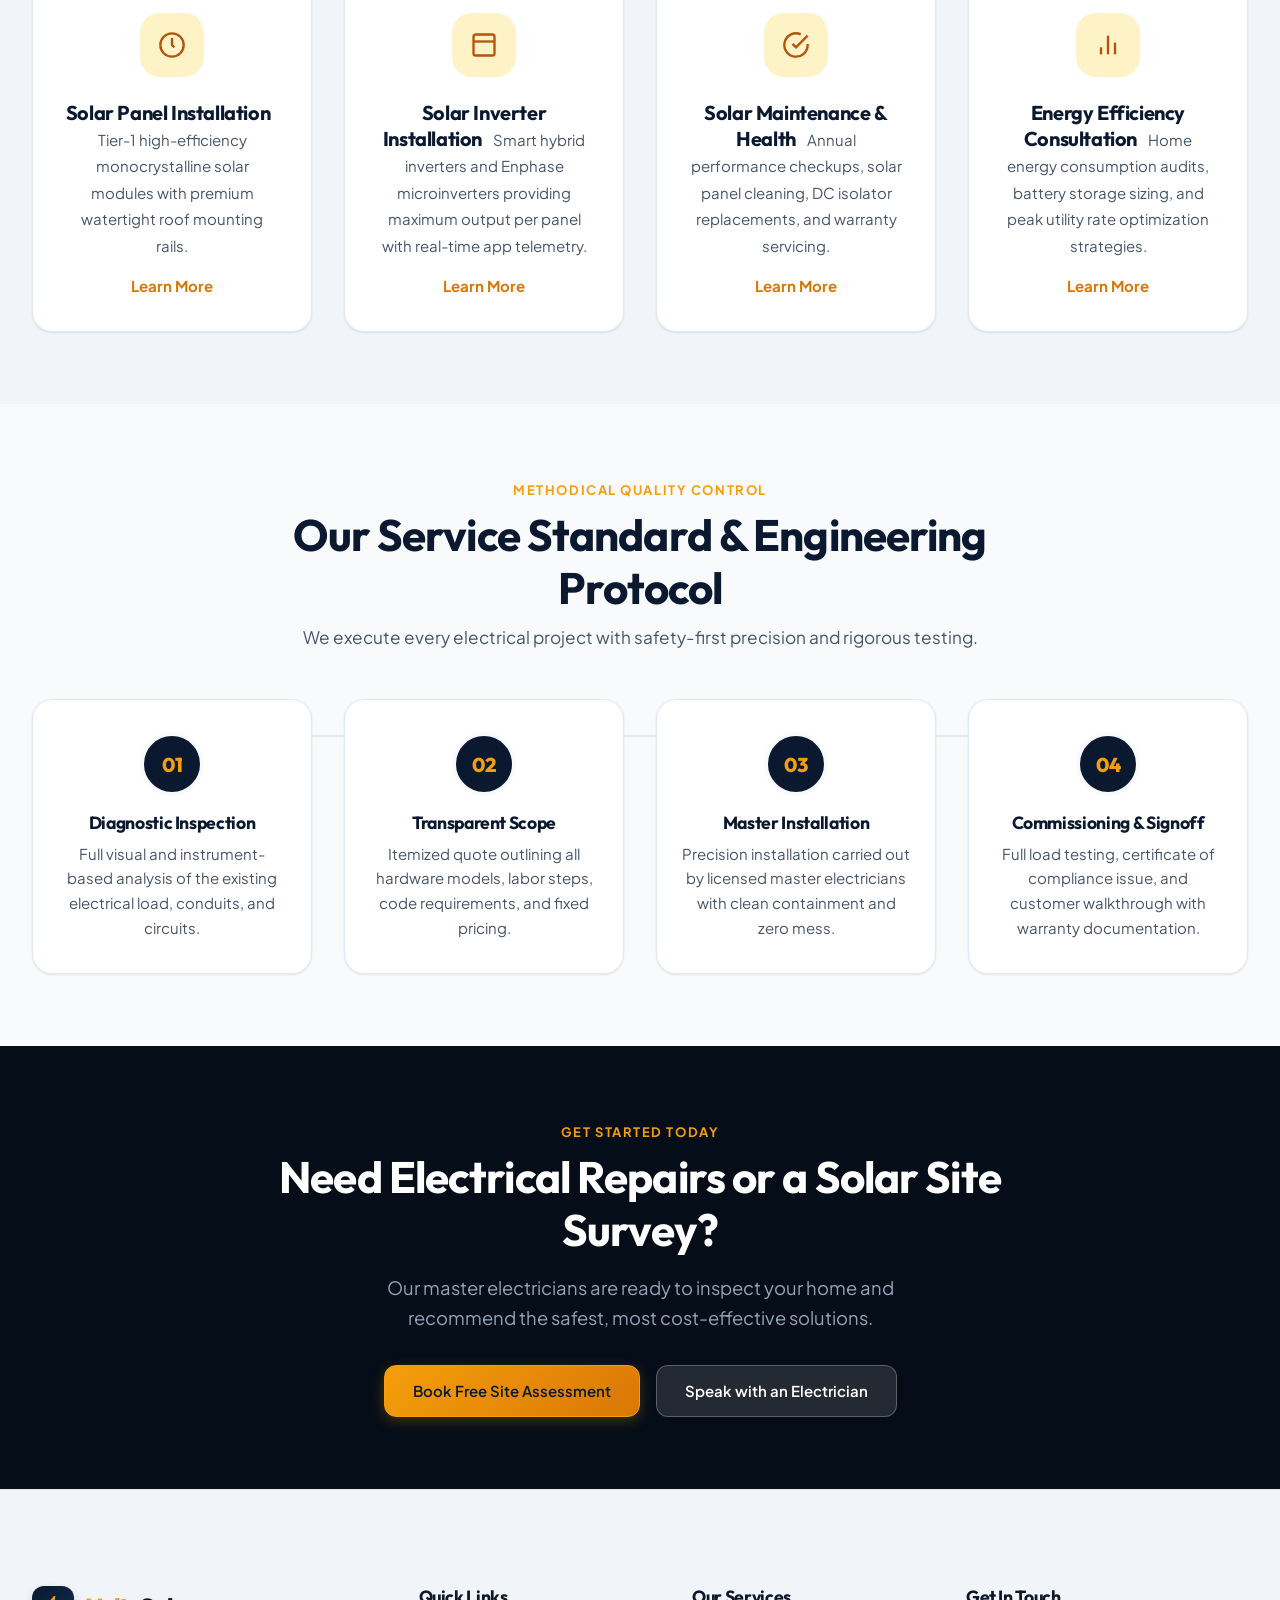
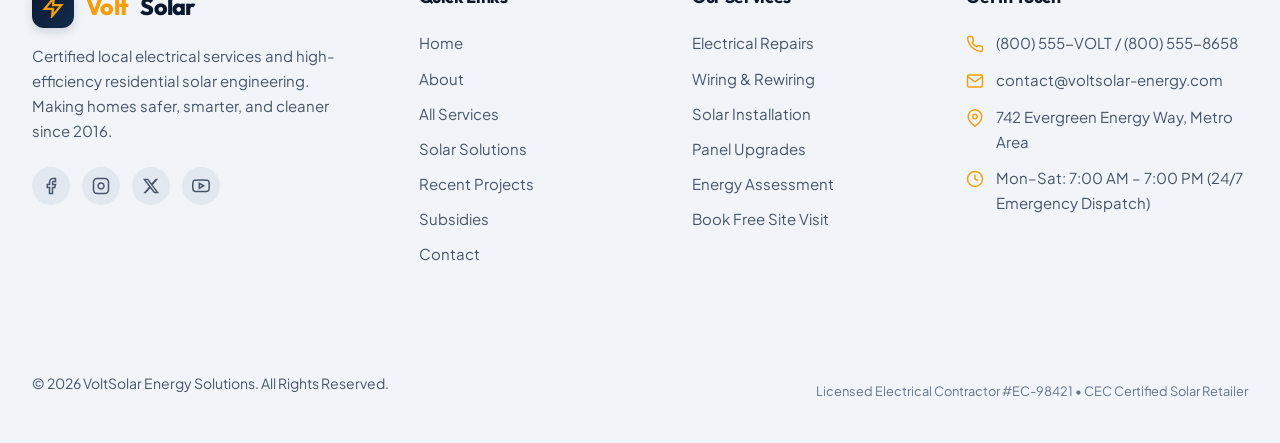
<file: services.html>
<!DOCTYPE html>
<html lang="en" data-theme="light" dir="ltr">
<head>
  <link rel="icon" type="image/svg+xml" href="assets/images/favicon.svg">

  <meta charset="UTF-8">
  <meta name="viewport" content="width=device-width, initial-scale=1.0">
  <title>Electrical & Solar Services | VoltSolar Master Electricians</title>
  <meta name="description" content="Comprehensive electrical services and residential solar installation. Panel upgrades, emergency rewiring, EV chargers, Tier 1 solar systems and inverters.">
  <meta name="keywords" content="electrical services, solar installer, panel upgrade 200A, EV charger, lighting installation, electrical inspection">

  <link rel="stylesheet" href="assets/css/style.css">
  <link rel="stylesheet" href="assets/css/dark-mode.css">
  <link rel="stylesheet" href="assets/css/rtl.css">
</head>
<body>

  <!-- Header -->
  <header class="site-header" id="site-header">
    <div class="container header-container">
      <a href="index.html" class="brand-logo" aria-label="VoltSolar Homepage">
        <div class="brand-logo-icon">
          <svg width="24" height="24" viewBox="0 0 24 24" fill="none" stroke="currentColor" stroke-width="2.5"><polygon points="13 2 3 14 12 14 11 22 21 10 12 10 13 2"></polygon></svg>
        </div>
        <span>Volt</span>Solar
      </a>

      <nav class="nav-menu" aria-label="Main Navigation">
        <div class="nav-item-dropdown">
          <a href="index.html" class="nav-link">Home ▾</a>
          <div class="dropdown-menu">
            <a href="index.html" class="dropdown-link">Home 1</a>
            <a href="home-2.html" class="dropdown-link">Home 2</a>
          </div>
        </div>
        <a href="services.html" class="nav-link active">Services</a>
        <a href="solar.html" class="nav-link">Solar</a>
        <a href="projects.html" class="nav-link">Projects</a>
        <a href="calculator.html" class="nav-link">Calculator</a>
        <a href="subsidies.html" class="nav-link">Subsidies</a>
        <a href="about.html" class="nav-link">About</a>
        <a href="contact.html" class="nav-link">Contact</a>
      </nav>

      <div class="header-actions">
        <button class="theme-toggle-btn" aria-label="Toggle Dark/Light Mode"><svg width="20" height="20" viewBox="0 0 24 24" fill="none" stroke="currentColor" stroke-width="2"><path d="M21 12.79A9 9 0 1 1 11.21 3 7 7 0 0 0 21 12.79z"></path></svg></button>
        <button class="rtl-toggle-btn" aria-label="Toggle RTL Mode"><svg width="20" height="20" viewBox="0 0 24 24" fill="none" stroke="currentColor" stroke-width="2"><polyline points="17 1 21 5 17 9"></polyline><path d="M3 11V9a4 4 0 0 1 4-4h14"></path><polyline points="7 23 3 19 7 15"></polyline><path d="M21 13v2a4 4 0 0 1-4 4H3"></path></svg></button>
        <a href="booking.html" class="btn btn-primary btn-sm d-none d-lg-inline-flex">Free Site Assessment</a>
        <button class="hamburger-btn" aria-label="Open Mobile Menu"><span class="hamburger-line"></span><span class="hamburger-line"></span><span class="hamburger-line"></span></button>
      </div>
    </div>
  </header>

  <!-- Mobile Offcanvas Drawer -->
  <div class="mobile-drawer-overlay"></div>
  <div class="mobile-drawer">
    <div>
      <div class="mobile-drawer-header">
        <a href="index.html" class="brand-logo"><div class="brand-logo-icon"><svg width="22" height="22" viewBox="0 0 24 24" fill="none" stroke="currentColor" stroke-width="2.5"><polygon points="13 2 3 14 12 14 11 22 21 10 12 10 13 2"></polygon></svg></div><span>Volt</span>Solar</a>
        <button class="close-drawer-btn" aria-label="Close Menu">✕</button>
      </div>
      <ul class="mobile-nav-list">
        <li><a href="index.html" class="mobile-nav-link">Home 1</a></li>
        <li><a href="home-2.html" class="mobile-nav-link">Home 2</a></li>
        <li><a href="services.html" class="mobile-nav-link active">Services</a></li>
        <li><a href="solar.html" class="mobile-nav-link">Solar</a></li>
        <li><a href="projects.html" class="mobile-nav-link">Projects</a></li>
        <li><a href="calculator.html" class="mobile-nav-link">Calculator</a></li>
        <li><a href="subsidies.html" class="mobile-nav-link">Subsidies</a></li>
        <li><a href="about.html" class="mobile-nav-link">About</a></li>
        <li><a href="contact.html" class="mobile-nav-link">Contact</a></li>
      </ul>
    </div>
    <div style="margin-top: var(--space-xl);"><a href="booking.html" class="btn btn-primary" style="width: 100%;">Book Free Assessment</a></div>
  </div>

  <main>
    <!-- ==========================================================================
         SERVICES - SECTION 1: SERVICES HERO
         ========================================================================== -->
    <section class="page-hero" id="services-hero">
      <div class="container reveal-on-scroll">
        <div class="eyebrow" style="color: var(--color-accent); justify-content: center;">
          <span class="eyebrow-badge">FULL-SPECTRUM SOLUTIONS</span>
        </div>
        <h1>Precision Electrical. High-Yield Solar.</h1>
        <p>
          Whether solving an urgent circuit fault or engineering a multi-kilowatt rooftop solar array, our licensed technicians provide reliable, code-compliant solutions.
        </p>
      </div>
    </section>

    <!-- ==========================================================================
         SERVICES - SECTION 2: ELECTRICAL SERVICES GRID (6 Cards)
         ========================================================================== -->
    <section class="section" id="electrical-services">
      <div class="container">
        <div class="section-header reveal-on-scroll">
          <div class="eyebrow">RESIDENTIAL ELECTRICAL</div>
          <h2>Master Electrical Services</h2>
          <p>Complete residential electrical solutions performed to strict national standards.</p>
        </div>

        <div class="grid-cards-6">
          <!-- Service 1 -->
          <div class="card service-card reveal-on-scroll">
            <div class="card-icon">
              <svg width="28" height="28" viewBox="0 0 24 24" fill="none" stroke="currentColor" stroke-width="2"><polygon points="13 2 3 14 12 14 11 22 21 10 12 10 13 2"></polygon></svg>
            </div>
            <h3 class="card-title">Electrical Repairs</h3>
            <p class="card-text">Same-day troubleshooting for tripping breakers, faulty outlets, flickering lights, and intermittent circuit faults.</p>
            <a href="service-details.html" class="card-link">View Details <span>→</span></a>
          </div>

          <!-- Service 2 -->
          <div class="card service-card reveal-on-scroll">
            <div class="card-icon">
              <svg width="28" height="28" viewBox="0 0 24 24" fill="none" stroke="currentColor" stroke-width="2"><rect x="3" y="3" width="18" height="18" rx="2" ry="2"></rect><line x1="3" y1="9" x2="21" y2="9"></line><line x1="9" y1="21" x2="9" y2="9"></line></svg>
            </div>
            <h3 class="card-title">Electrical Installation</h3>
            <p class="card-text">New appliance circuits, subpanel expansions, ceiling fans, and dedicated high-draw dedicated lines.</p>
            <a href="service-details.html" class="card-link">View Details <span>→</span></a>
          </div>

          <!-- Service 3 -->
          <div class="card service-card reveal-on-scroll">
            <div class="card-icon">
              <svg width="28" height="28" viewBox="0 0 24 24" fill="none" stroke="currentColor" stroke-width="2"><path d="M14 2H6a2 2 0 0 0-2 2v16a2 2 0 0 0 2 2h12a2 2 0 0 0 2-2V8z"></path></svg>
            </div>
            <h3 class="card-title">Wiring & Rewiring</h3>
            <p class="card-text">Whole-house copper rewiring, aluminum wire remediation, and safety upgrades for older character properties.</p>
            <a href="service-details.html" class="card-link">View Details <span>→</span></a>
          </div>

          <!-- Service 4 -->
          <div class="card service-card reveal-on-scroll">
            <div class="card-icon">
              <svg width="28" height="28" viewBox="0 0 24 24" fill="none" stroke="currentColor" stroke-width="2"><rect x="2" y="3" width="20" height="14" rx="2" ry="2"></rect><line x1="8" y1="21" x2="16" y2="21"></line><line x1="12" y1="17" x2="12" y2="21"></line></svg>
            </div>
            <h3 class="card-title">Panel Upgrades (200A)</h3>
            <p class="card-text">Modernize outdated fuse boxes to 200A smart breaker panels ready for solar, heat pumps, and EV chargers.</p>
            <a href="service-details.html" class="card-link">View Details <span>→</span></a>
          </div>

          <!-- Service 5 -->
          <div class="card service-card reveal-on-scroll">
            <div class="card-icon">
              <svg width="28" height="28" viewBox="0 0 24 24" fill="none" stroke="currentColor" stroke-width="2"><circle cx="12" cy="12" r="5"></circle><line x1="12" y1="1" x2="12" y2="3"></line><line x1="12" y1="21" x2="12" y2="23"></line><line x1="4.22" y1="4.22" x2="5.64" y2="5.64"></line><line x1="18.36" y1="18.36" x2="19.78" y2="19.78"></line><line x1="1" y1="12" x2="3" y2="12"></line><line x1="21" y1="12" x2="23" y2="12"></line></svg>
            </div>
            <h3 class="card-title">Lighting Installation</h3>
            <p class="card-text">Architectural recessed LED downlights, dimming systems, exterior landscape illumination, and smart controls.</p>
            <a href="service-details.html" class="card-link">View Details <span>→</span></a>
          </div>

          <!-- Service 6 -->
          <div class="card service-card reveal-on-scroll">
            <div class="card-icon">
              <svg width="28" height="28" viewBox="0 0 24 24" fill="none" stroke="currentColor" stroke-width="2"><path d="M12 22s8-4 8-10V5l-8-3-8 3v7c0 6 8 10 8 10z"></path></svg>
            </div>
            <h3 class="card-title">Safety Inspection</h3>
            <p class="card-text">Infrared thermal imaging, grounding resistance tests, RCD/GFCI safety switch verification, and hazard audits.</p>
            <a href="service-details.html" class="card-link">View Details <span>→</span></a>
          </div>
        </div>
      </div>
    </section>

    <!-- ==========================================================================
         SERVICES - SECTION 3: SOLAR INSTALLATION SERVICES (4 Cards)
         ========================================================================== -->
    <section class="section section-alt" id="solar-services">
      <div class="container">
        <div class="section-header reveal-on-scroll">
          <div class="eyebrow">RENEWABLE ENERGY SYSTEMS</div>
          <h2>Residential Solar Solutions</h2>
          <p>Engineered for maximum kilowatt generation and 25-year reliability.</p>
        </div>

        <div class="grid-cards-4">
          <!-- Solar 1 -->
          <div class="card service-card reveal-on-scroll">
            <div class="card-icon">
              <svg width="28" height="28" viewBox="0 0 24 24" fill="none" stroke="currentColor" stroke-width="2"><circle cx="12" cy="12" r="10"></circle><polyline points="12 6 12 12 14 14"></polyline></svg>
            </div>
            <h3 class="card-title">Solar Panel Installation</h3>
            <p class="card-text">Tier-1 high-efficiency monocrystalline solar modules with premium watertight roof mounting rails.</p>
            <a href="solar.html" class="card-link">Learn More <span>→</span></a>
          </div>

          <!-- Solar 2 -->
          <div class="card service-card reveal-on-scroll">
            <div class="card-icon">
              <svg width="28" height="28" viewBox="0 0 24 24" fill="none" stroke="currentColor" stroke-width="2"><rect x="3" y="3" width="18" height="18" rx="2" ry="2"></rect><line x1="3" y1="9" x2="21" y2="9"></line></svg>
            </div>
            <h3 class="card-title">Solar Inverter Installation</h3>
            <p class="card-text">Smart hybrid inverters and Enphase microinverters providing maximum output per panel with real-time app telemetry.</p>
            <a href="solar.html" class="card-link">Learn More <span>→</span></a>
          </div>

          <!-- Solar 3 -->
          <div class="card service-card reveal-on-scroll">
            <div class="card-icon">
              <svg width="28" height="28" viewBox="0 0 24 24" fill="none" stroke="currentColor" stroke-width="2"><path d="M22 11.08V12a10 10 0 1 1-5.93-9.14"></path><polyline points="22 4 12 14.01 9 11.01"></polyline></svg>
            </div>
            <h3 class="card-title">Solar Maintenance & Health</h3>
            <p class="card-text">Annual performance checkups, solar panel cleaning, DC isolator replacements, and warranty servicing.</p>
            <a href="solar.html" class="card-link">Learn More <span>→</span></a>
          </div>

          <!-- Solar 4 -->
          <div class="card service-card reveal-on-scroll">
            <div class="card-icon">
              <svg width="28" height="28" viewBox="0 0 24 24" fill="none" stroke="currentColor" stroke-width="2"><line x1="18" y1="20" x2="18" y2="10"></line><line x1="12" y1="20" x2="12" y2="4"></line><line x1="6" y1="20" x2="6" y2="14"></line></svg>
            </div>
            <h3 class="card-title">Energy Efficiency Consultation</h3>
            <p class="card-text">Home energy consumption audits, battery storage sizing, and peak utility rate optimization strategies.</p>
            <a href="calculator.html" class="card-link">Learn More <span>→</span></a>
          </div>
        </div>
      </div>
    </section>

    <!-- ==========================================================================
         SERVICES - SECTION 4: SERVICE PROCESS / WHY OUR APPROACH
         ========================================================================== -->
    <section class="section" id="service-process">
      <div class="container">
        <div class="section-header reveal-on-scroll">
          <div class="eyebrow">METHODICAL QUALITY CONTROL</div>
          <h2>Our Service Standard & Engineering Protocol</h2>
          <p>We execute every electrical project with safety-first precision and rigorous testing.</p>
        </div>

        <div class="timeline-horizontal reveal-on-scroll">
          <div class="step-card">
            <div class="step-number">01</div>
            <h3 class="card-title" style="font-size: 1.1rem;">Diagnostic Inspection</h3>
            <p class="card-text">Full visual and instrument-based analysis of the existing electrical load, conduits, and circuits.</p>
          </div>

          <div class="step-card">
            <div class="step-number">02</div>
            <h3 class="card-title" style="font-size: 1.1rem;">Transparent Scope</h3>
            <p class="card-text">Itemized quote outlining all hardware models, labor steps, code requirements, and fixed pricing.</p>
          </div>

          <div class="step-card">
            <div class="step-number">03</div>
            <h3 class="card-title" style="font-size: 1.1rem;">Master Installation</h3>
            <p class="card-text">Precision installation carried out by licensed master electricians with clean containment and zero mess.</p>
          </div>

          <div class="step-card">
            <div class="step-number">04</div>
            <h3 class="card-title" style="font-size: 1.1rem;">Commissioning & Signoff</h3>
            <p class="card-text">Full load testing, certificate of compliance issue, and customer walkthrough with warranty documentation.</p>
          </div>
        </div>
      </div>
    </section>

    <!-- ==========================================================================
         SERVICES - SECTION 5: CTA + ASSESSMENT BOOKING
         ========================================================================== -->
    <section class="section section-dark" id="services-cta">
      <div class="container text-center reveal-on-scroll">
        <div class="eyebrow" style="color: var(--color-accent);">GET STARTED TODAY</div>
        <h2 style="max-width: 760px; margin: 0 auto var(--space-md) auto;">Need Electrical Repairs or a Solar Site Survey?</h2>
        <p style="max-width: 600px; margin: 0 auto var(--space-xl) auto; font-size: 1.15rem;">
          Our master electricians are ready to inspect your home and recommend the safest, most cost-effective solutions.
        </p>
        <div class="btn-group" style="justify-content: center;">
          <a href="booking.html" class="btn btn-primary">Book Free Site Assessment</a>
          <a href="contact.html" class="btn btn-glass">Speak with an Electrician</a>
        </div>
      </div>
    </section>
  </main>

  <!-- Footer -->
  <footer class="site-footer">
    <div class="container">
      <div class="footer-grid">
        <div class="footer-brand">
          <a href="index.html" class="brand-logo" style="color: #FFFFFF;"><div class="brand-logo-icon"><svg width="22" height="22" viewBox="0 0 24 24" fill="none" stroke="currentColor" stroke-width="2.5"><polygon points="13 2 3 14 12 14 11 22 21 10 12 10 13 2"></polygon></svg></div><span>Volt</span>Solar</a>
          <p>Certified local electrical services and high-efficiency residential solar engineering. Making homes safer, smarter, and cleaner since 2016.</p>
          <div class="social-links">
            <a href="#" class="social-btn" aria-label="Facebook"><svg width="18" height="18" viewBox="0 0 24 24" fill="none" stroke="currentColor" stroke-width="2"><path d="M18 2h-3a5 5 0 0 0-5 5v3H7v4h3v8h4v-8h3l1-4h-4V7a1 1 0 0 1 1-1h3z"></path></svg></a>
            <a href="#" class="social-btn" aria-label="Instagram"><svg width="18" height="18" viewBox="0 0 24 24" fill="none" stroke="currentColor" stroke-width="2"><rect x="2" y="2" width="20" height="20" rx="5" ry="5"></rect><path d="M16 11.37A4 4 0 1 1 12.63 8 4 4 0 0 1 16 11.37z"></path><line x1="17.5" y1="6.5" x2="17.51" y2="6.5"></line></svg></a>
            <a href="#" class="social-btn" aria-label="X (Twitter)"><svg width="18" height="18" viewBox="0 0 24 24" fill="currentColor" stroke="none"><path d="M18.244 2.25h3.308l-7.227 8.26 8.502 11.24H16.17l-5.214-6.817L4.99 21.75H1.68l7.73-8.835L1.254 2.25H8.08l4.713 6.231zm-1.161 17.52h1.833L7.084 4.126H5.117z"></path></svg></a>
            <a href="#" class="social-btn" aria-label="YouTube"><svg width="18" height="18" viewBox="0 0 24 24" fill="none" stroke="currentColor" stroke-width="2"><path d="M22.54 6.42a2.78 2.78 0 0 0-1.94-2C18.88 4 12 4 12 4s-6.88 0-8.6.46a2.78 2.78 0 0 0-1.94 2A29 29 0 0 0 1 11.75a29 29 0 0 0 .46 5.33A2.78 2.78 0 0 0 3.4 19c1.72.46 8.6.46 8.6.46s6.88 0 8.6-.46a2.78 2.78 0 0 0 1.94-2 29 29 0 0 0 .46-5.25 29 29 0 0 0-.46-5.33z"></path><polygon points="9.75 15.02 15.5 11.75 9.75 8.48 9.75 15.02"></polygon></svg></a>
          </div>
        </div>

        <div>
          <h4 class="footer-title">Quick Links</h4>
          <div class="footer-links">
            <a href="index.html" class="footer-link">Home</a>
            <a href="about.html" class="footer-link">About</a>
            <a href="services.html" class="footer-link">All Services</a>
            <a href="solar.html" class="footer-link">Solar Solutions</a>
            <a href="projects.html" class="footer-link">Recent Projects</a>
            <a href="subsidies.html" class="footer-link">Subsidies</a>
            <a href="contact.html" class="footer-link">Contact</a>
          </div>
        </div>

        <div>
          <h4 class="footer-title">Our Services</h4>
          <div class="footer-links">
            <a href="service-details.html" class="footer-link">Electrical Repairs</a>
            <a href="services.html" class="footer-link">Wiring & Rewiring</a>
            <a href="solar.html" class="footer-link">Solar Installation</a>
            <a href="services.html" class="footer-link">Panel Upgrades</a>
            <a href="calculator.html" class="footer-link">Energy Assessment</a>
            <a href="booking.html" class="footer-link">Book Free Site Visit</a>
          </div>
        </div>

        <div>
          <h4 class="footer-title">Get In Touch</h4>
          <div class="footer-contact-item"><svg width="18" height="18" viewBox="0 0 24 24" fill="none" stroke="currentColor" stroke-width="2"><path d="M22 16.92v3a2 2 0 0 1-2.18 2 19.79 19.79 0 0 1-8.63-3.07 19.5 19.5 0 0 1-6-6 19.79 19.79 0 0 1-3.07-8.67A2 2 0 0 1 4.11 2h3a2 2 0 0 1 2 1.72 12.84 12.84 0 0 0 .7 2.81 2 2 0 0 1-.45 2.11L8.09 9.91a16 16 0 0 0 6 6l1.27-1.27a2 2 0 0 1 2.11-.45 12.84 12.84 0 0 0 2.81.7A2 2 0 0 1 22 16.92z"></path></svg><span>(800) 555-VOLT / (800) 555-8658</span></div>
          <div class="footer-contact-item"><svg width="18" height="18" viewBox="0 0 24 24" fill="none" stroke="currentColor" stroke-width="2"><path d="M4 4h16c1.1 0 2 .9 2 2v12c0 1.1-.9 2-2 2H4c-1.1 0-2-.9-2-2V6c0-1.1.9-2 2-2z"></path><polyline points="22,6 12,13 2,6"></polyline></svg><span>contact@voltsolar-energy.com</span></div>
          <div class="footer-contact-item"><svg width="18" height="18" viewBox="0 0 24 24" fill="none" stroke="currentColor" stroke-width="2"><path d="M21 10c0 7-9 13-9 13s-9-6-9-13a9 9 0 0 1 18 0z"></path><circle cx="12" cy="10" r="3"></circle></svg><span>742 Evergreen Energy Way, Metro Area</span></div>
          <div class="footer-contact-item"><svg width="18" height="18" viewBox="0 0 24 24" fill="none" stroke="currentColor" stroke-width="2"><circle cx="12" cy="12" r="10"></circle><polyline points="12 6 12 12 16 14"></polyline></svg><span>Mon–Sat: 7:00 AM – 7:00 PM (24/7 Emergency Dispatch)</span></div>
        </div>
      </div>

      <div class="footer-bottom">
        <p>© 2026 VoltSolar Energy Solutions. All Rights Reserved.</p>
        <p style="font-size: 0.8rem; color: #64748B;">Licensed Electrical Contractor #EC-98421 • CEC Certified Solar Retailer</p>
      </div>
    </div>
  </footer>

  <button class="scroll-top-btn" id="scrollTopBtn" aria-label="Scroll to top of page"><svg width="22" height="22" viewBox="0 0 24 24" fill="none" stroke="currentColor" stroke-width="2.5"><polyline points="18 15 12 9 6 15"></polyline></svg></button>
  <script src="assets/js/main.js"></script>
</body>
</html>
</file>
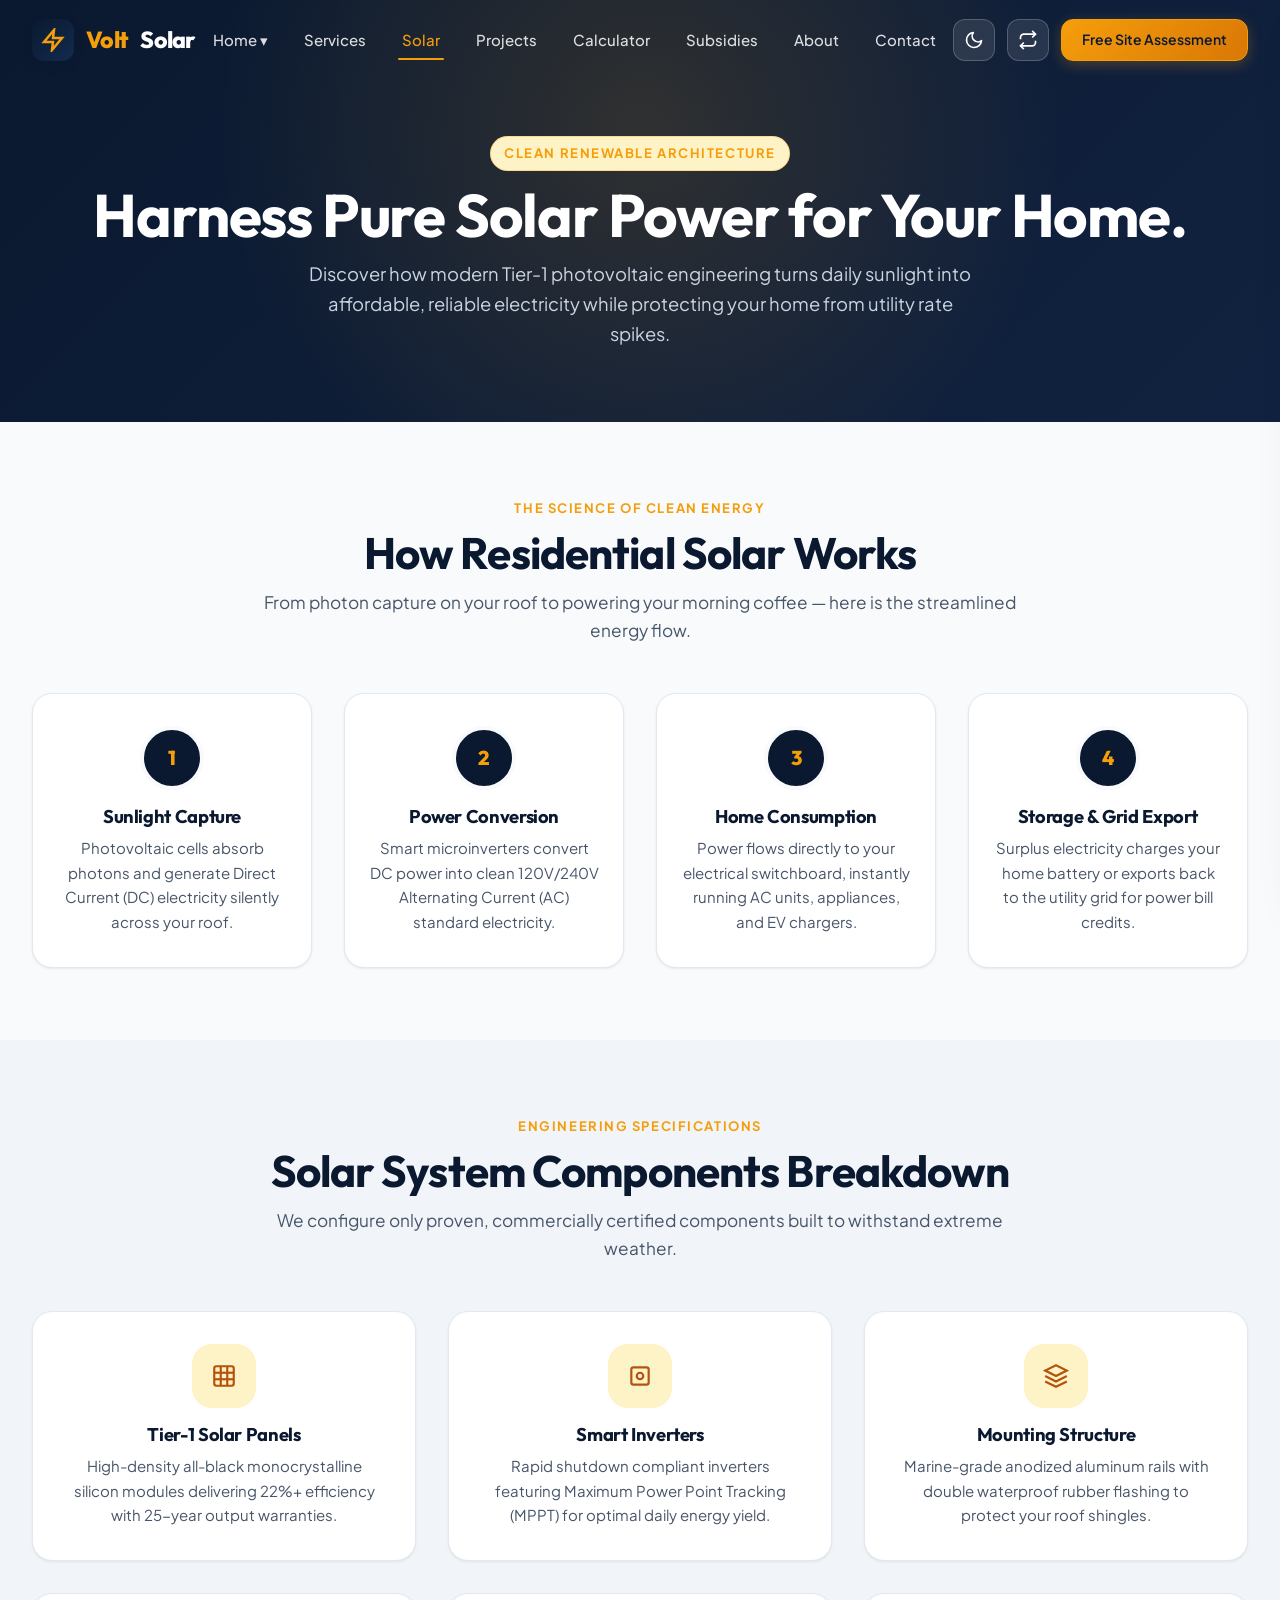
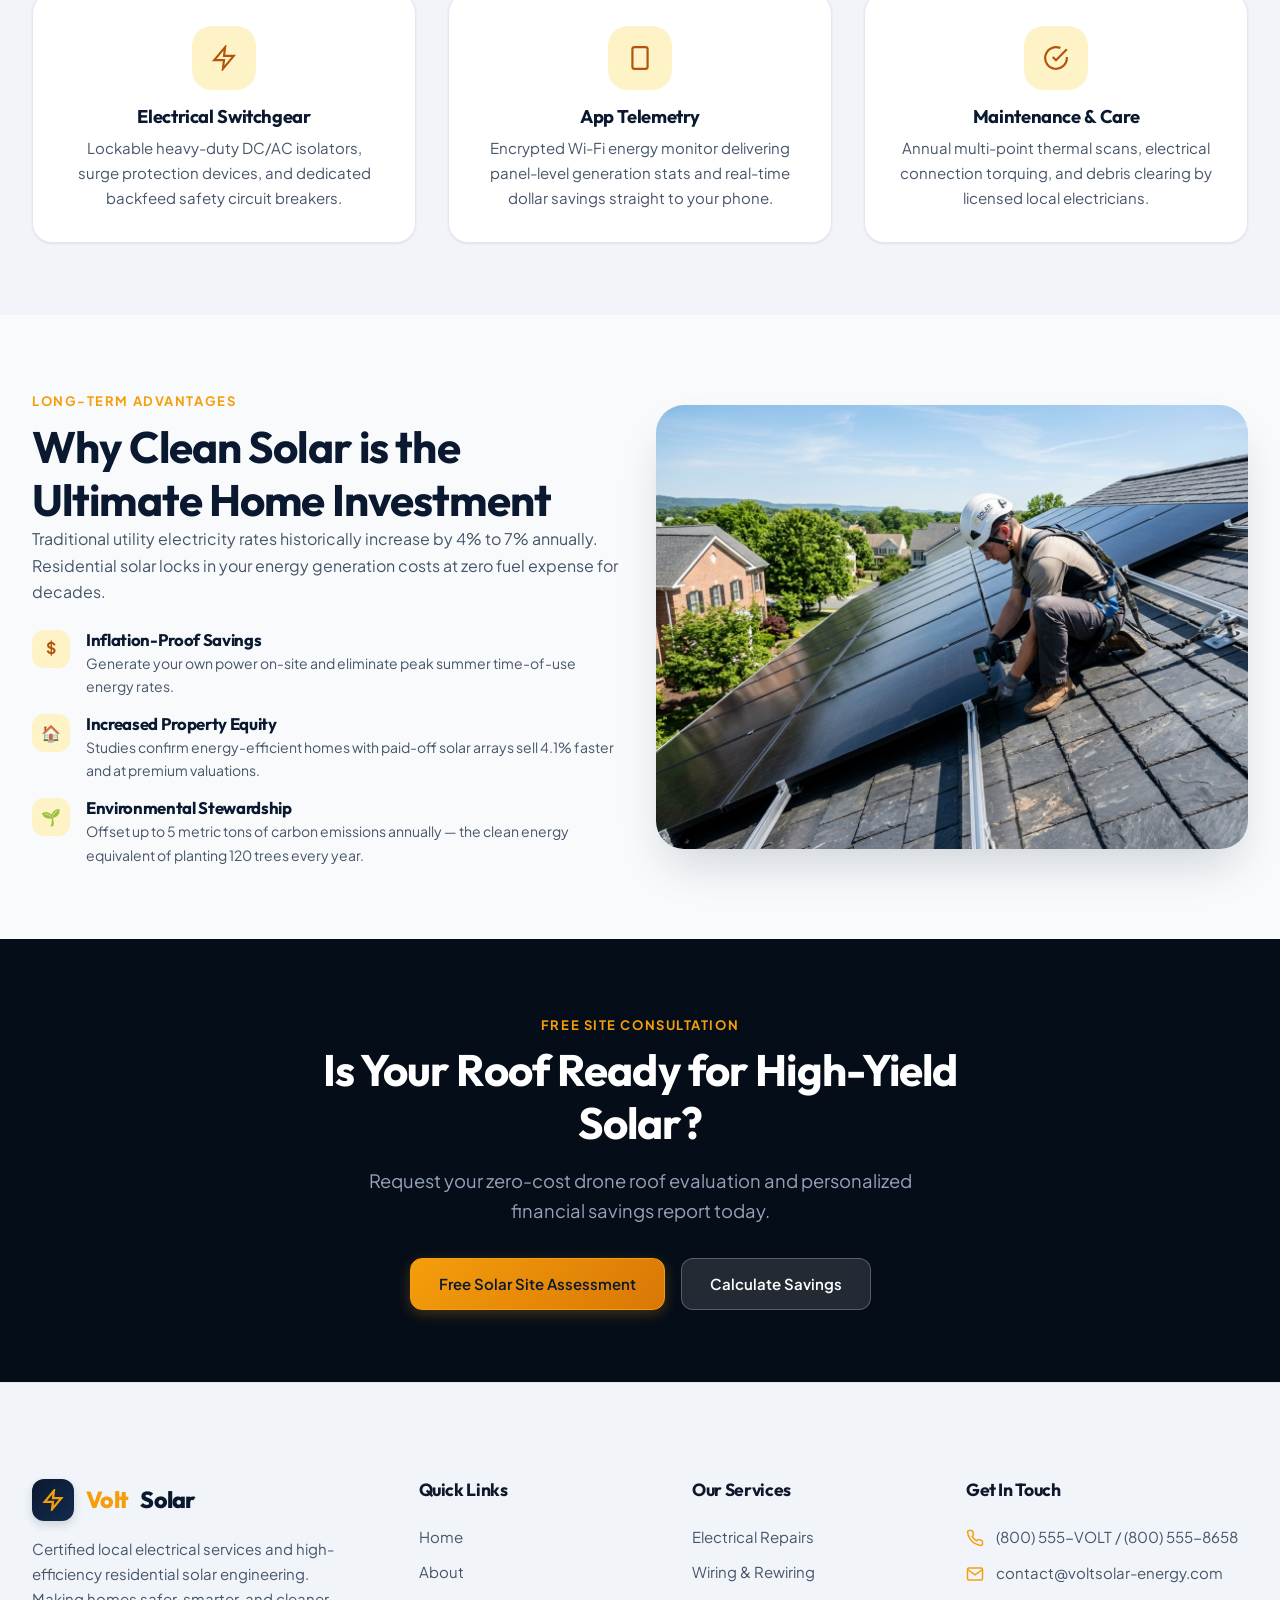
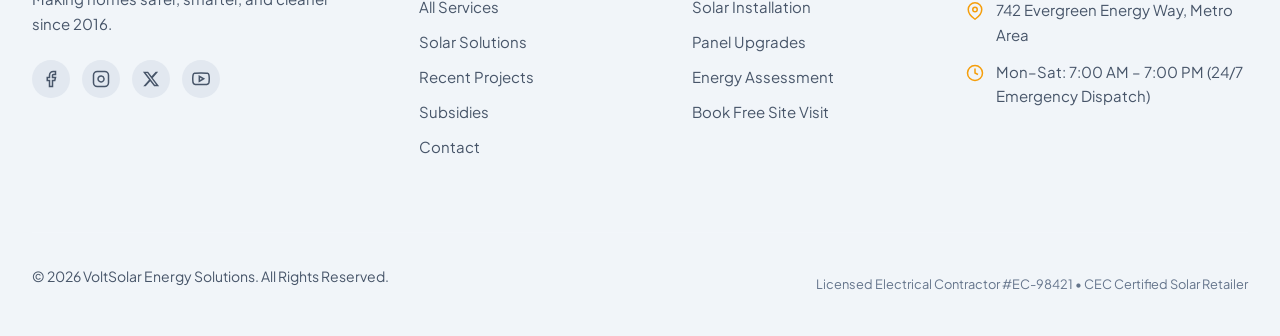
<file: solar.html>
<!DOCTYPE html>
<html lang="en" data-theme="light" dir="ltr">
<head>
  <link rel="icon" type="image/svg+xml" href="assets/images/favicon.svg">

  <meta charset="UTF-8">
  <meta name="viewport" content="width=device-width, initial-scale=1.0">
  <title>Residential Solar Energy Systems | VoltSolar CEC Certified Installers</title>
  <meta name="description" content="Explore how residential rooftop solar works, discover Tier 1 monocrystalline components, smart hybrid inverters, and long term clean energy savings.">
  <meta name="keywords" content="how solar works, solar components, solar panels, solar inverter, solar maintenance, solar energy benefits">

  <link rel="stylesheet" href="assets/css/style.css">
  <link rel="stylesheet" href="assets/css/dark-mode.css">
  <link rel="stylesheet" href="assets/css/rtl.css">
</head>
<body>

  <!-- Header -->
  <header class="site-header" id="site-header">
    <div class="container header-container">
      <a href="index.html" class="brand-logo" aria-label="VoltSolar Homepage">
        <div class="brand-logo-icon">
          <svg width="24" height="24" viewBox="0 0 24 24" fill="none" stroke="currentColor" stroke-width="2.5"><polygon points="13 2 3 14 12 14 11 22 21 10 12 10 13 2"></polygon></svg>
        </div>
        <span>Volt</span>Solar
      </a>

      <nav class="nav-menu" aria-label="Main Navigation">
        <div class="nav-item-dropdown">
          <a href="index.html" class="nav-link">Home ▾</a>
          <div class="dropdown-menu">
            <a href="index.html" class="dropdown-link">Home 1</a>
            <a href="home-2.html" class="dropdown-link">Home 2</a>
          </div>
        </div>
        <a href="services.html" class="nav-link">Services</a>
        <a href="solar.html" class="nav-link active">Solar</a>
        <a href="projects.html" class="nav-link">Projects</a>
        <a href="calculator.html" class="nav-link">Calculator</a>
        <a href="subsidies.html" class="nav-link">Subsidies</a>
        <a href="about.html" class="nav-link">About</a>
        <a href="contact.html" class="nav-link">Contact</a>
      </nav>

      <div class="header-actions">
        <button class="theme-toggle-btn" aria-label="Toggle Dark/Light Mode"><svg width="20" height="20" viewBox="0 0 24 24" fill="none" stroke="currentColor" stroke-width="2"><path d="M21 12.79A9 9 0 1 1 11.21 3 7 7 0 0 0 21 12.79z"></path></svg></button>
        <button class="rtl-toggle-btn" aria-label="Toggle RTL Mode"><svg width="20" height="20" viewBox="0 0 24 24" fill="none" stroke="currentColor" stroke-width="2"><polyline points="17 1 21 5 17 9"></polyline><path d="M3 11V9a4 4 0 0 1 4-4h14"></path><polyline points="7 23 3 19 7 15"></polyline><path d="M21 13v2a4 4 0 0 1-4 4H3"></path></svg></button>
        <a href="booking.html" class="btn btn-primary btn-sm d-none d-lg-inline-flex">Free Site Assessment</a>
        <button class="hamburger-btn" aria-label="Open Mobile Menu"><span class="hamburger-line"></span><span class="hamburger-line"></span><span class="hamburger-line"></span></button>
      </div>
    </div>
  </header>

  <!-- Mobile Offcanvas Drawer -->
  <div class="mobile-drawer-overlay"></div>
  <div class="mobile-drawer">
    <div>
      <div class="mobile-drawer-header">
        <a href="index.html" class="brand-logo"><div class="brand-logo-icon"><svg width="22" height="22" viewBox="0 0 24 24" fill="none" stroke="currentColor" stroke-width="2.5"><polygon points="13 2 3 14 12 14 11 22 21 10 12 10 13 2"></polygon></svg></div><span>Volt</span>Solar</a>
        <button class="close-drawer-btn" aria-label="Close Menu">✕</button>
      </div>
      <ul class="mobile-nav-list">
        <li><a href="index.html" class="mobile-nav-link">Home 1</a></li>
        <li><a href="home-2.html" class="mobile-nav-link">Home 2</a></li>
        <li><a href="services.html" class="mobile-nav-link">Services</a></li>
        <li><a href="solar.html" class="mobile-nav-link active">Solar</a></li>
        <li><a href="projects.html" class="mobile-nav-link">Projects</a></li>
        <li><a href="calculator.html" class="mobile-nav-link">Calculator</a></li>
        <li><a href="subsidies.html" class="mobile-nav-link">Subsidies</a></li>
        <li><a href="about.html" class="mobile-nav-link">About</a></li>
        <li><a href="contact.html" class="mobile-nav-link">Contact</a></li>
      </ul>
    </div>
    <div style="margin-top: var(--space-xl);"><a href="booking.html" class="btn btn-primary" style="width: 100%;">Book Free Assessment</a></div>
  </div>

  <main>
    <!-- ==========================================================================
         SOLAR - SECTION 1: SOLAR HERO
         ========================================================================== -->
    <section class="page-hero" id="solar-hero">
      <div class="container reveal-on-scroll">
        <div class="eyebrow" style="color: var(--color-accent); justify-content: center;">
          <span class="eyebrow-badge">CLEAN RENEWABLE ARCHITECTURE</span>
        </div>
        <h1>Harness Pure Solar Power for Your Home.</h1>
        <p>
          Discover how modern Tier-1 photovoltaic engineering turns daily sunlight into affordable, reliable electricity while protecting your home from utility rate spikes.
        </p>
      </div>
    </section>

    <!-- ==========================================================================
         SOLAR - SECTION 2: HOW RESIDENTIAL SOLAR WORKS
         ========================================================================== -->
    <section class="section" id="how-solar-works">
      <div class="container">
        <div class="section-header reveal-on-scroll">
          <div class="eyebrow">THE SCIENCE OF CLEAN ENERGY</div>
          <h2>How Residential Solar Works</h2>
          <p>From photon capture on your roof to powering your morning coffee — here is the streamlined energy flow.</p>
        </div>

        <div class="grid-cards-4 reveal-on-scroll">
          <div class="step-card">
            <div class="step-number">1</div>
            <h3 class="card-title" style="font-size: 1.15rem;">Sunlight Capture</h3>
            <p class="card-text">Photovoltaic cells absorb photons and generate Direct Current (DC) electricity silently across your roof.</p>
          </div>

          <div class="step-card">
            <div class="step-number">2</div>
            <h3 class="card-title" style="font-size: 1.15rem;">Power Conversion</h3>
            <p class="card-text">Smart microinverters convert DC power into clean 120V/240V Alternating Current (AC) standard electricity.</p>
          </div>

          <div class="step-card">
            <div class="step-number">3</div>
            <h3 class="card-title" style="font-size: 1.15rem;">Home Consumption</h3>
            <p class="card-text">Power flows directly to your electrical switchboard, instantly running AC units, appliances, and EV chargers.</p>
          </div>

          <div class="step-card">
            <div class="step-number">4</div>
            <h3 class="card-title" style="font-size: 1.15rem;">Storage & Grid Export</h3>
            <p class="card-text">Surplus electricity charges your home battery or exports back to the utility grid for power bill credits.</p>
          </div>
        </div>
      </div>
    </section>

    <!-- ==========================================================================
         SOLAR - SECTION 3: SOLAR SYSTEM COMPONENTS
         ========================================================================== -->
    <section class="section section-alt" id="solar-components">
      <div class="container">
        <div class="section-header reveal-on-scroll">
          <div class="eyebrow">ENGINEERING SPECIFICATIONS</div>
          <h2>Solar System Components Breakdown</h2>
          <p>We configure only proven, commercially certified components built to withstand extreme weather.</p>
        </div>

        <div class="grid-cards-6">
          <div class="card reveal-on-scroll" style="text-align: center;">
            <div class="card-icon" style="margin: 0 auto 1rem auto;">
              <svg width="26" height="26" viewBox="0 0 24 24" fill="none" stroke="currentColor" stroke-width="2"><rect x="3" y="3" width="18" height="18" rx="2" ry="2"></rect><line x1="3" y1="9" x2="21" y2="9"></line><line x1="3" y1="15" x2="21" y2="15"></line><line x1="9" y1="3" x2="9" y2="21"></line><line x1="15" y1="3" x2="15" y2="21"></line></svg>
            </div>
            <h3 class="card-title" style="font-size: 1.15rem;">Tier-1 Solar Panels</h3>
            <p class="card-text">High-density all-black monocrystalline silicon modules delivering 22%+ efficiency with 25-year output warranties.</p>
          </div>

          <div class="card reveal-on-scroll" style="text-align: center;">
            <div class="card-icon" style="margin: 0 auto 1rem auto;">
              <svg width="26" height="26" viewBox="0 0 24 24" fill="none" stroke="currentColor" stroke-width="2"><rect x="4" y="4" width="16" height="16" rx="2" ry="2"></rect><circle cx="12" cy="12" r="3"></circle></svg>
            </div>
            <h3 class="card-title" style="font-size: 1.15rem;">Smart Inverters</h3>
            <p class="card-text">Rapid shutdown compliant inverters featuring Maximum Power Point Tracking (MPPT) for optimal daily energy yield.</p>
          </div>

          <div class="card reveal-on-scroll" style="text-align: center;">
            <div class="card-icon" style="margin: 0 auto 1rem auto;">
              <svg width="26" height="26" viewBox="0 0 24 24" fill="none" stroke="currentColor" stroke-width="2"><polygon points="12 2 2 7 12 12 22 7 12 2"></polygon><polyline points="2 17 12 22 22 17"></polyline><polyline points="2 12 12 17 22 12"></polyline></svg>
            </div>
            <h3 class="card-title" style="font-size: 1.15rem;">Mounting Structure</h3>
            <p class="card-text">Marine-grade anodized aluminum rails with double waterproof rubber flashing to protect your roof shingles.</p>
          </div>

          <div class="card reveal-on-scroll" style="text-align: center;">
            <div class="card-icon" style="margin: 0 auto 1rem auto;">
              <svg width="26" height="26" viewBox="0 0 24 24" fill="none" stroke="currentColor" stroke-width="2"><polygon points="13 2 3 14 12 14 11 22 21 10 12 10 13 2"></polygon></svg>
            </div>
            <h3 class="card-title" style="font-size: 1.15rem;">Electrical Switchgear</h3>
            <p class="card-text">Lockable heavy-duty DC/AC isolators, surge protection devices, and dedicated backfeed safety circuit breakers.</p>
          </div>

          <div class="card reveal-on-scroll" style="text-align: center;">
            <div class="card-icon" style="margin: 0 auto 1rem auto;">
              <svg width="26" height="26" viewBox="0 0 24 24" fill="none" stroke="currentColor" stroke-width="2"><rect x="5" y="2" width="14" height="20" rx="2" ry="2"></rect><line x1="12" y1="18" x2="12.01" y2="18"></line></svg>
            </div>
            <h3 class="card-title" style="font-size: 1.15rem;">App Telemetry</h3>
            <p class="card-text">Encrypted Wi-Fi energy monitor delivering panel-level generation stats and real-time dollar savings straight to your phone.</p>
          </div>

          <div class="card reveal-on-scroll" style="text-align: center;">
            <div class="card-icon" style="margin: 0 auto 1rem auto;">
              <svg width="26" height="26" viewBox="0 0 24 24" fill="none" stroke="currentColor" stroke-width="2"><path d="M22 11.08V12a10 10 0 1 1-5.93-9.14"></path><polyline points="22 4 12 14.01 9 11.01"></polyline></svg>
            </div>
            <h3 class="card-title" style="font-size: 1.15rem;">Maintenance & Care</h3>
            <p class="card-text">Annual multi-point thermal scans, electrical connection torquing, and debris clearing by licensed local electricians.</p>
          </div>
        </div>
      </div>
    </section>

    <!-- ==========================================================================
         SOLAR - SECTION 4: BENEFITS / SAVINGS / MAINTENANCE
         ========================================================================== -->
    <section class="section" id="solar-benefits">
      <div class="container">
        <div class="grid-cards-2" style="align-items: center;">
          <div class="reveal-on-scroll">
            <div class="eyebrow">LONG-TERM ADVANTAGES</div>
            <h2>Why Clean Solar is the Ultimate Home Investment</h2>
            <p>
              Traditional utility electricity rates historically increase by 4% to 7% annually. Residential solar locks in your energy generation costs at zero fuel expense for decades.
            </p>
            <div style="display: flex; flex-direction: column; gap: var(--space-md); margin-top: var(--space-lg);">
              <div style="display: flex; gap: 1rem; align-items: flex-start;">
                <div style="width: 38px; height: 38px; border-radius: var(--radius-md); background: var(--color-accent-light); color: #B45309; display: flex; align-items: center; justify-content: center; flex-shrink: 0; font-weight: 700;">$</div>
                <div>
                  <h4 style="font-size: 1.05rem; margin-bottom: 2px;">Inflation-Proof Savings</h4>
                  <p style="font-size: 0.875rem;">Generate your own power on-site and eliminate peak summer time-of-use energy rates.</p>
                </div>
              </div>

              <div style="display: flex; gap: 1rem; align-items: flex-start;">
                <div style="width: 38px; height: 38px; border-radius: var(--radius-md); background: var(--color-accent-light); color: #B45309; display: flex; align-items: center; justify-content: center; flex-shrink: 0; font-weight: 700;">🏠</div>
                <div>
                  <h4 style="font-size: 1.05rem; margin-bottom: 2px;">Increased Property Equity</h4>
                  <p style="font-size: 0.875rem;">Studies confirm energy-efficient homes with paid-off solar arrays sell 4.1% faster and at premium valuations.</p>
                </div>
              </div>

              <div style="display: flex; gap: 1rem; align-items: flex-start;">
                <div style="width: 38px; height: 38px; border-radius: var(--radius-md); background: var(--color-accent-light); color: #B45309; display: flex; align-items: center; justify-content: center; flex-shrink: 0; font-weight: 700;">🌱</div>
                <div>
                  <h4 style="font-size: 1.05rem; margin-bottom: 2px;">Environmental Stewardship</h4>
                  <p style="font-size: 0.875rem;">Offset up to 5 metric tons of carbon emissions annually — the clean energy equivalent of planting 120 trees every year.</p>
                </div>
              </div>
            </div>
          </div>

          <div class="reveal-on-scroll">
            <div style="border-radius: var(--radius-xl); overflow: hidden; box-shadow: var(--shadow-xl);">
              <img src="assets/images/solar-installer-roof.jpg" alt="Certified solar technician installing solar panels on residential roof" class="project-img" style="aspect-ratio: 4/3;">
            </div>
          </div>
        </div>
      </div>
    </section>

    <!-- ==========================================================================
         SOLAR - SECTION 5: FREE SOLAR SITE ASSESSMENT CTA
         ========================================================================== -->
    <section class="section section-dark" id="solar-cta">
      <div class="container text-center reveal-on-scroll">
        <div class="eyebrow" style="color: var(--color-accent);">FREE SITE CONSULTATION</div>
        <h2 style="max-width: 760px; margin: 0 auto var(--space-md) auto;">Is Your Roof Ready for High-Yield Solar?</h2>
        <p style="max-width: 600px; margin: 0 auto var(--space-xl) auto; font-size: 1.15rem;">
          Request your zero-cost drone roof evaluation and personalized financial savings report today.
        </p>
        <div class="btn-group" style="justify-content: center;">
          <a href="booking.html" class="btn btn-primary">Free Solar Site Assessment</a>
          <a href="calculator.html" class="btn btn-glass">Calculate Savings</a>
        </div>
      </div>
    </section>
  </main>

  <!-- Footer -->
  <footer class="site-footer">
    <div class="container">
      <div class="footer-grid">
        <div class="footer-brand">
          <a href="index.html" class="brand-logo" style="color: #FFFFFF;"><div class="brand-logo-icon"><svg width="22" height="22" viewBox="0 0 24 24" fill="none" stroke="currentColor" stroke-width="2.5"><polygon points="13 2 3 14 12 14 11 22 21 10 12 10 13 2"></polygon></svg></div><span>Volt</span>Solar</a>
          <p>Certified local electrical services and high-efficiency residential solar engineering. Making homes safer, smarter, and cleaner since 2016.</p>
          <div class="social-links">
            <a href="#" class="social-btn" aria-label="Facebook"><svg width="18" height="18" viewBox="0 0 24 24" fill="none" stroke="currentColor" stroke-width="2"><path d="M18 2h-3a5 5 0 0 0-5 5v3H7v4h3v8h4v-8h3l1-4h-4V7a1 1 0 0 1 1-1h3z"></path></svg></a>
            <a href="#" class="social-btn" aria-label="Instagram"><svg width="18" height="18" viewBox="0 0 24 24" fill="none" stroke="currentColor" stroke-width="2"><rect x="2" y="2" width="20" height="20" rx="5" ry="5"></rect><path d="M16 11.37A4 4 0 1 1 12.63 8 4 4 0 0 1 16 11.37z"></path><line x1="17.5" y1="6.5" x2="17.51" y2="6.5"></line></svg></a>
            <a href="#" class="social-btn" aria-label="X (Twitter)"><svg width="18" height="18" viewBox="0 0 24 24" fill="currentColor" stroke="none"><path d="M18.244 2.25h3.308l-7.227 8.26 8.502 11.24H16.17l-5.214-6.817L4.99 21.75H1.68l7.73-8.835L1.254 2.25H8.08l4.713 6.231zm-1.161 17.52h1.833L7.084 4.126H5.117z"></path></svg></a>
            <a href="#" class="social-btn" aria-label="YouTube"><svg width="18" height="18" viewBox="0 0 24 24" fill="none" stroke="currentColor" stroke-width="2"><path d="M22.54 6.42a2.78 2.78 0 0 0-1.94-2C18.88 4 12 4 12 4s-6.88 0-8.6.46a2.78 2.78 0 0 0-1.94 2A29 29 0 0 0 1 11.75a29 29 0 0 0 .46 5.33A2.78 2.78 0 0 0 3.4 19c1.72.46 8.6.46 8.6.46s6.88 0 8.6-.46a2.78 2.78 0 0 0 1.94-2 29 29 0 0 0 .46-5.25 29 29 0 0 0-.46-5.33z"></path><polygon points="9.75 15.02 15.5 11.75 9.75 8.48 9.75 15.02"></polygon></svg></a>
          </div>
        </div>

        <div>
          <h4 class="footer-title">Quick Links</h4>
          <div class="footer-links">
            <a href="index.html" class="footer-link">Home</a>
            <a href="about.html" class="footer-link">About</a>
            <a href="services.html" class="footer-link">All Services</a>
            <a href="solar.html" class="footer-link">Solar Solutions</a>
            <a href="projects.html" class="footer-link">Recent Projects</a>
            <a href="subsidies.html" class="footer-link">Subsidies</a>
            <a href="contact.html" class="footer-link">Contact</a>
          </div>
        </div>

        <div>
          <h4 class="footer-title">Our Services</h4>
          <div class="footer-links">
            <a href="service-details.html" class="footer-link">Electrical Repairs</a>
            <a href="services.html" class="footer-link">Wiring & Rewiring</a>
            <a href="solar.html" class="footer-link">Solar Installation</a>
            <a href="services.html" class="footer-link">Panel Upgrades</a>
            <a href="calculator.html" class="footer-link">Energy Assessment</a>
            <a href="booking.html" class="footer-link">Book Free Site Visit</a>
          </div>
        </div>

        <div>
          <h4 class="footer-title">Get In Touch</h4>
          <div class="footer-contact-item"><svg width="18" height="18" viewBox="0 0 24 24" fill="none" stroke="currentColor" stroke-width="2"><path d="M22 16.92v3a2 2 0 0 1-2.18 2 19.79 19.79 0 0 1-8.63-3.07 19.5 19.5 0 0 1-6-6 19.79 19.79 0 0 1-3.07-8.67A2 2 0 0 1 4.11 2h3a2 2 0 0 1 2 1.72 12.84 12.84 0 0 0 .7 2.81 2 2 0 0 1-.45 2.11L8.09 9.91a16 16 0 0 0 6 6l1.27-1.27a2 2 0 0 1 2.11-.45 12.84 12.84 0 0 0 2.81.7A2 2 0 0 1 22 16.92z"></path></svg><span>(800) 555-VOLT / (800) 555-8658</span></div>
          <div class="footer-contact-item"><svg width="18" height="18" viewBox="0 0 24 24" fill="none" stroke="currentColor" stroke-width="2"><path d="M4 4h16c1.1 0 2 .9 2 2v12c0 1.1-.9 2-2 2H4c-1.1 0-2-.9-2-2V6c0-1.1.9-2 2-2z"></path><polyline points="22,6 12,13 2,6"></polyline></svg><span>contact@voltsolar-energy.com</span></div>
          <div class="footer-contact-item"><svg width="18" height="18" viewBox="0 0 24 24" fill="none" stroke="currentColor" stroke-width="2"><path d="M21 10c0 7-9 13-9 13s-9-6-9-13a9 9 0 0 1 18 0z"></path><circle cx="12" cy="10" r="3"></circle></svg><span>742 Evergreen Energy Way, Metro Area</span></div>
          <div class="footer-contact-item"><svg width="18" height="18" viewBox="0 0 24 24" fill="none" stroke="currentColor" stroke-width="2"><circle cx="12" cy="12" r="10"></circle><polyline points="12 6 12 12 16 14"></polyline></svg><span>Mon–Sat: 7:00 AM – 7:00 PM (24/7 Emergency Dispatch)</span></div>
        </div>
      </div>

      <div class="footer-bottom">
        <p>© 2026 VoltSolar Energy Solutions. All Rights Reserved.</p>
        <p style="font-size: 0.8rem; color: #64748B;">Licensed Electrical Contractor #EC-98421 • CEC Certified Solar Retailer</p>
      </div>
    </div>
  </footer>

  <button class="scroll-top-btn" id="scrollTopBtn" aria-label="Scroll to top of page"><svg width="22" height="22" viewBox="0 0 24 24" fill="none" stroke="currentColor" stroke-width="2.5"><polyline points="18 15 12 9 6 15"></polyline></svg></button>
  <script src="assets/js/main.js"></script>
</body>
</html>
</file>
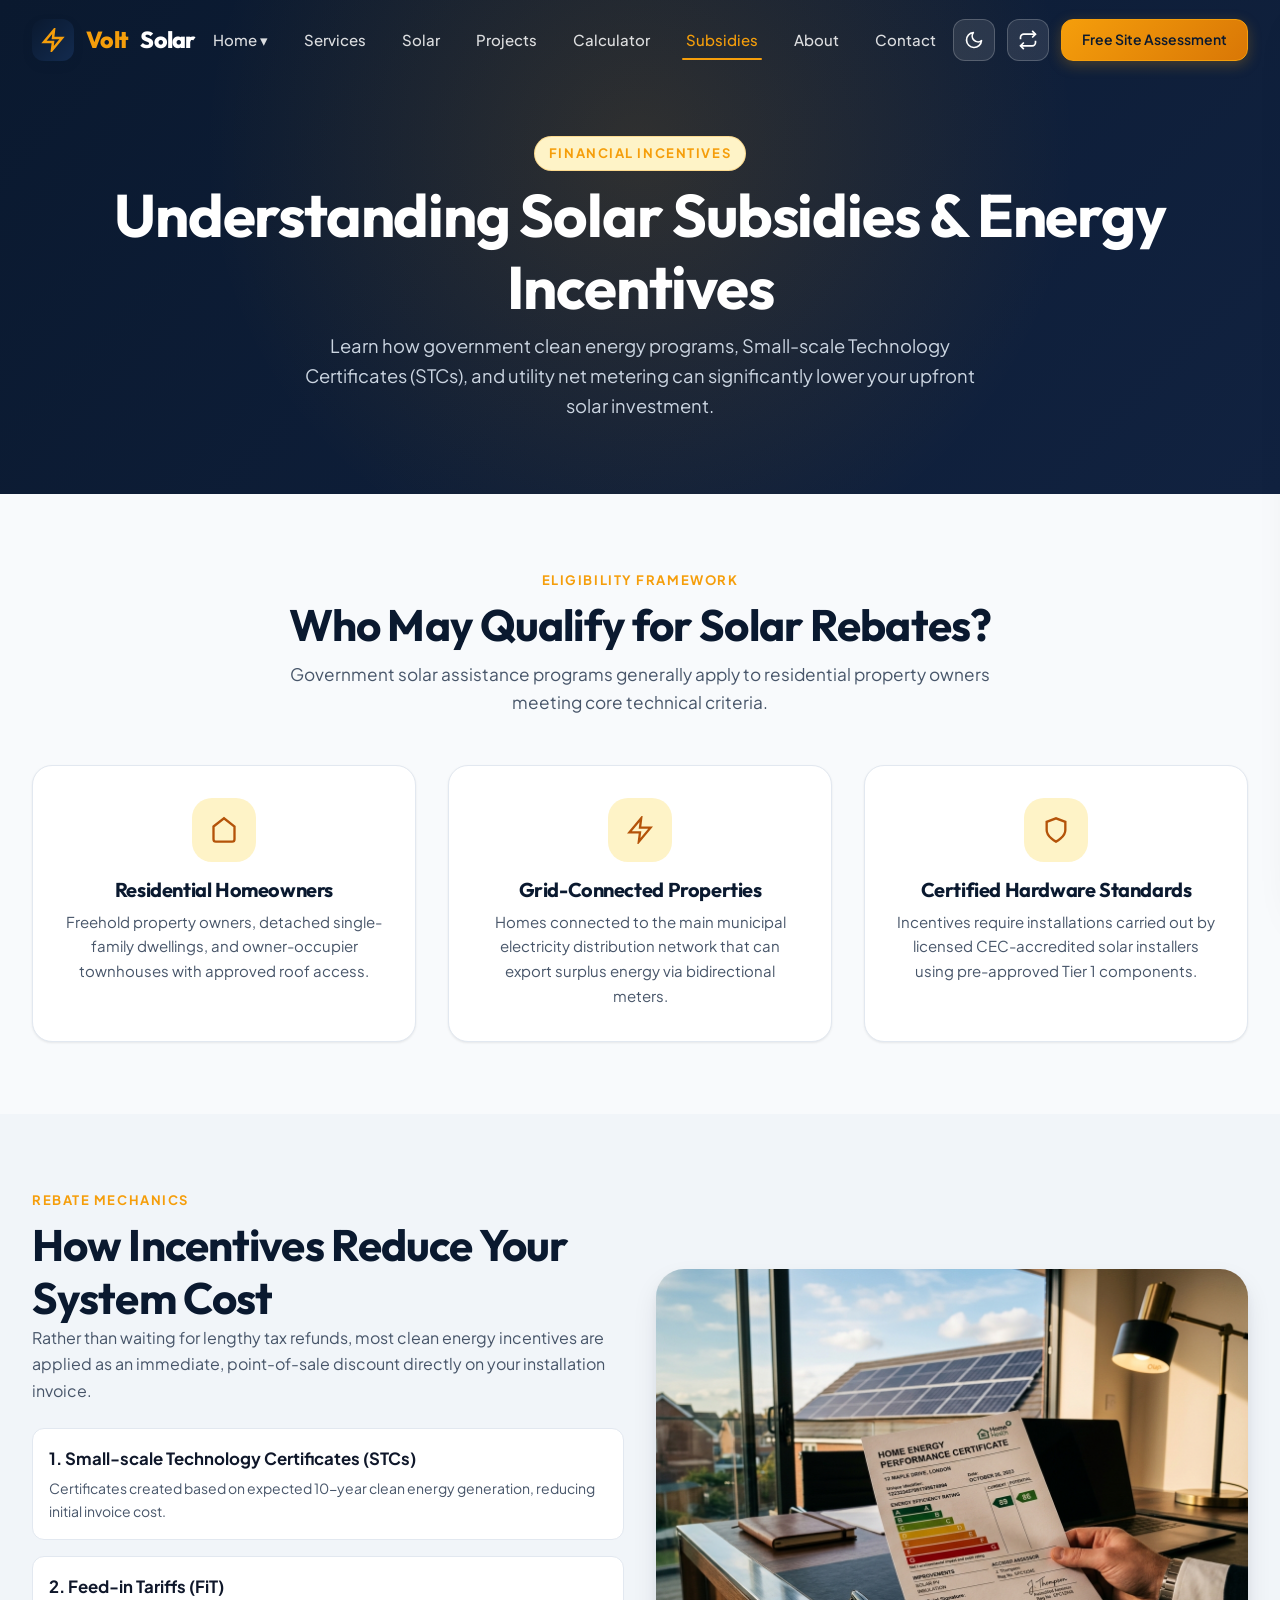
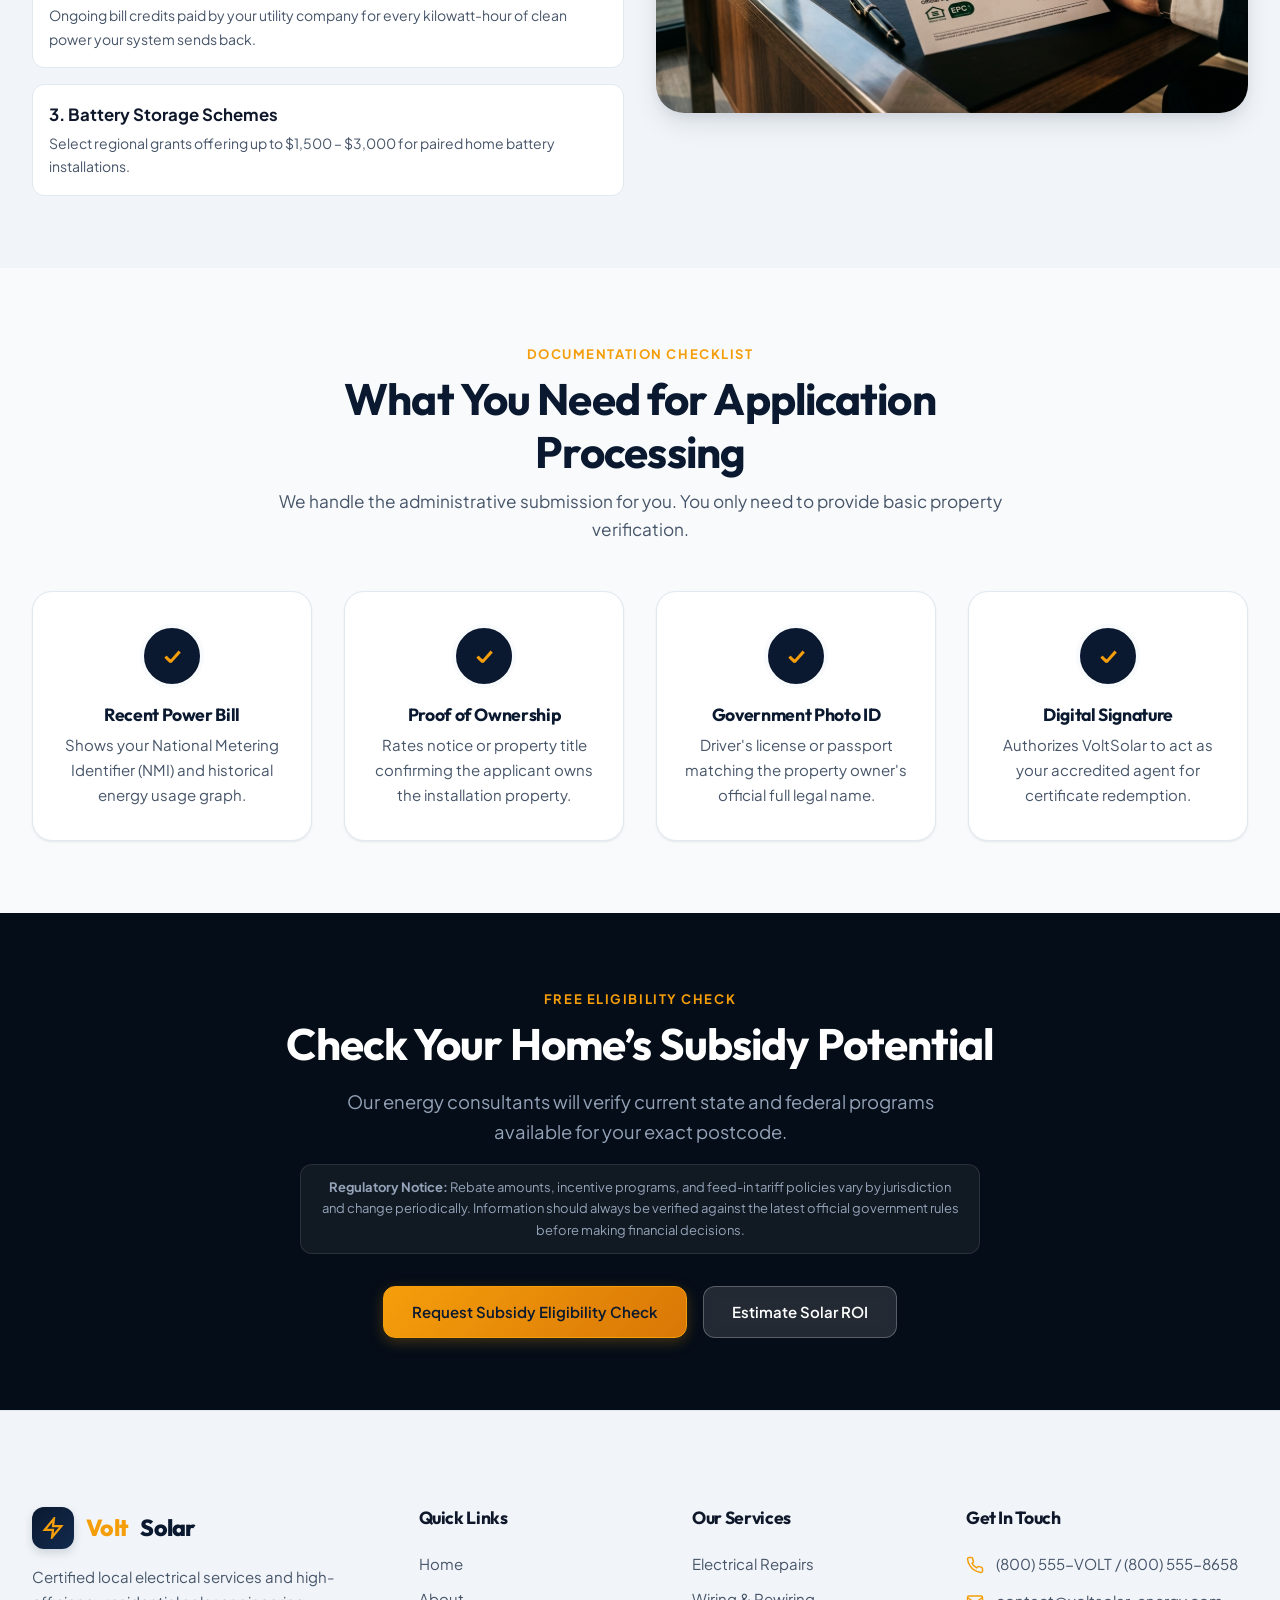
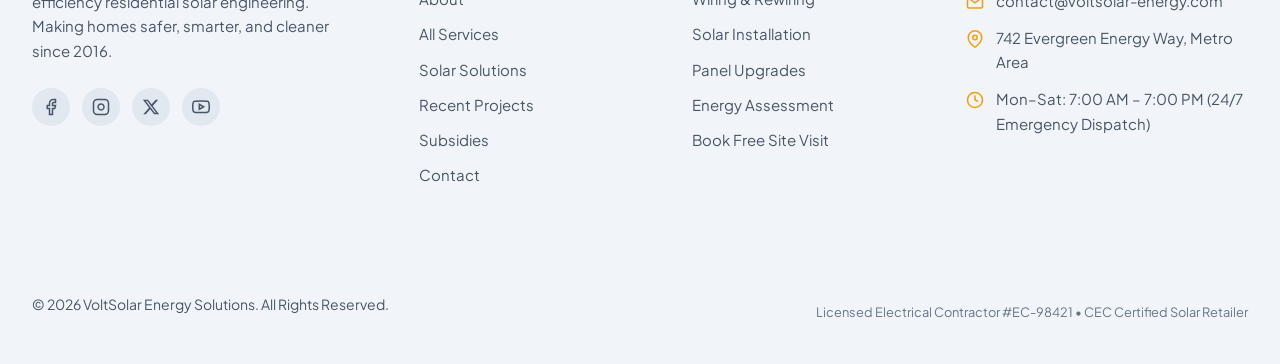
<file: subsidies.html>
<!DOCTYPE html>
<html lang="en" data-theme="light" dir="ltr">
<head>
  <link rel="icon" type="image/svg+xml" href="assets/images/favicon.svg">

  <meta charset="UTF-8">
  <meta name="viewport" content="width=device-width, initial-scale=1.0">
  <title>Government Solar Subsidies & Rebates Guide | VoltSolar</title>
  <meta name="description" content="Understand residential solar subsidies, clean energy tax credits, feed-in tariffs, qualification requirements, and required documents.">
  <meta name="keywords" content="solar subsidies, clean energy rebate, solar tax credit, net metering, solar incentives">

  <link rel="stylesheet" href="assets/css/style.css">
  <link rel="stylesheet" href="assets/css/dark-mode.css">
  <link rel="stylesheet" href="assets/css/rtl.css">
</head>
<body>

  <!-- Header -->
  <header class="site-header" id="site-header">
    <div class="container header-container">
      <a href="index.html" class="brand-logo" aria-label="VoltSolar Homepage">
        <div class="brand-logo-icon">
          <svg width="24" height="24" viewBox="0 0 24 24" fill="none" stroke="currentColor" stroke-width="2.5"><polygon points="13 2 3 14 12 14 11 22 21 10 12 10 13 2"></polygon></svg>
        </div>
        <span>Volt</span>Solar
      </a>

      <nav class="nav-menu" aria-label="Main Navigation">
        <div class="nav-item-dropdown">
          <a href="index.html" class="nav-link">Home ▾</a>
          <div class="dropdown-menu">
            <a href="index.html" class="dropdown-link">Home 1</a>
            <a href="home-2.html" class="dropdown-link">Home 2</a>
          </div>
        </div>
        <a href="services.html" class="nav-link">Services</a>
        <a href="solar.html" class="nav-link">Solar</a>
        <a href="projects.html" class="nav-link">Projects</a>
        <a href="calculator.html" class="nav-link">Calculator</a>
        <a href="subsidies.html" class="nav-link active">Subsidies</a>
        <a href="about.html" class="nav-link">About</a>
        <a href="contact.html" class="nav-link">Contact</a>
      </nav>

      <div class="header-actions">
        <button class="theme-toggle-btn" aria-label="Toggle Dark/Light Mode"><svg width="20" height="20" viewBox="0 0 24 24" fill="none" stroke="currentColor" stroke-width="2"><path d="M21 12.79A9 9 0 1 1 11.21 3 7 7 0 0 0 21 12.79z"></path></svg></button>
        <button class="rtl-toggle-btn" aria-label="Toggle RTL Mode"><svg width="20" height="20" viewBox="0 0 24 24" fill="none" stroke="currentColor" stroke-width="2"><polyline points="17 1 21 5 17 9"></polyline><path d="M3 11V9a4 4 0 0 1 4-4h14"></path><polyline points="7 23 3 19 7 15"></polyline><path d="M21 13v2a4 4 0 0 1-4 4H3"></path></svg></button>
        <a href="booking.html" class="btn btn-primary btn-sm d-none d-lg-inline-flex">Free Site Assessment</a>
        <button class="hamburger-btn" aria-label="Open Mobile Menu"><span class="hamburger-line"></span><span class="hamburger-line"></span><span class="hamburger-line"></span></button>
      </div>
    </div>
  </header>

  <!-- Mobile Offcanvas Drawer -->
  <div class="mobile-drawer-overlay"></div>
  <div class="mobile-drawer">
    <div>
      <div class="mobile-drawer-header">
        <a href="index.html" class="brand-logo"><div class="brand-logo-icon"><svg width="22" height="22" viewBox="0 0 24 24" fill="none" stroke="currentColor" stroke-width="2.5"><polygon points="13 2 3 14 12 14 11 22 21 10 12 10 13 2"></polygon></svg></div><span>Volt</span>Solar</a>
        <button class="close-drawer-btn" aria-label="Close Menu">✕</button>
      </div>
      <ul class="mobile-nav-list">
        <li><a href="index.html" class="mobile-nav-link">Home 1</a></li>
        <li><a href="home-2.html" class="mobile-nav-link">Home 2</a></li>
        <li><a href="services.html" class="mobile-nav-link">Services</a></li>
        <li><a href="solar.html" class="mobile-nav-link">Solar</a></li>
        <li><a href="projects.html" class="mobile-nav-link">Projects</a></li>
        <li><a href="calculator.html" class="mobile-nav-link">Calculator</a></li>
        <li><a href="subsidies.html" class="mobile-nav-link active">Subsidies</a></li>
        <li><a href="about.html" class="mobile-nav-link">About</a></li>
        <li><a href="contact.html" class="mobile-nav-link">Contact</a></li>
      </ul>
    </div>
    <div style="margin-top: var(--space-xl);"><a href="booking.html" class="btn btn-primary" style="width: 100%;">Book Free Assessment</a></div>
  </div>

  <main>
    <!-- ==========================================================================
         SUBSIDIES - SECTION 1: SUBSIDY INFORMATION HERO
         ========================================================================== -->
    <section class="page-hero" id="subsidies-hero">
      <div class="container reveal-on-scroll">
        <div class="eyebrow" style="color: var(--color-accent); justify-content: center;">
          <span class="eyebrow-badge">FINANCIAL INCENTIVES</span>
        </div>
        <h1>Understanding Solar Subsidies & Energy Incentives</h1>
        <p>
          Learn how government clean energy programs, Small-scale Technology Certificates (STCs), and utility net metering can significantly lower your upfront solar investment.
        </p>
      </div>
    </section>

    <!-- ==========================================================================
         SUBSIDIES - SECTION 2: WHO MAY QUALIFY
         ========================================================================== -->
    <section class="section" id="who-qualifies">
      <div class="container">
        <div class="section-header reveal-on-scroll">
          <div class="eyebrow">ELIGIBILITY FRAMEWORK</div>
          <h2>Who May Qualify for Solar Rebates?</h2>
          <p>Government solar assistance programs generally apply to residential property owners meeting core technical criteria.</p>
        </div>

        <div class="grid-cards-3">
          <div class="card reveal-on-scroll" style="text-align: center;">
            <div class="card-icon" style="margin: 0 auto 1rem auto;">
              <svg width="28" height="28" viewBox="0 0 24 24" fill="none" stroke="currentColor" stroke-width="2"><path d="M3 9l9-7 9 7v11a2 2 0 0 1-2 2H5a2 2 0 0 1-2-2z"></path></svg>
            </div>
            <h3 class="card-title">Residential Homeowners</h3>
            <p class="card-text">Freehold property owners, detached single-family dwellings, and owner-occupier townhouses with approved roof access.</p>
          </div>

          <div class="card reveal-on-scroll" style="text-align: center;">
            <div class="card-icon" style="margin: 0 auto 1rem auto;">
              <svg width="28" height="28" viewBox="0 0 24 24" fill="none" stroke="currentColor" stroke-width="2"><polygon points="13 2 3 14 12 14 11 22 21 10 12 10 13 2"></polygon></svg>
            </div>
            <h3 class="card-title">Grid-Connected Properties</h3>
            <p class="card-text">Homes connected to the main municipal electricity distribution network that can export surplus energy via bidirectional meters.</p>
          </div>

          <div class="card reveal-on-scroll" style="text-align: center;">
            <div class="card-icon" style="margin: 0 auto 1rem auto;">
              <svg width="28" height="28" viewBox="0 0 24 24" fill="none" stroke="currentColor" stroke-width="2"><path d="M12 22s8-4 8-10V5l-8-3-8 3v7c0 6 8 10 8 10z"></path></svg>
            </div>
            <h3 class="card-title">Certified Hardware Standards</h3>
            <p class="card-text">Incentives require installations carried out by licensed CEC-accredited solar installers using pre-approved Tier 1 components.</p>
          </div>
        </div>
      </div>
    </section>

    <!-- ==========================================================================
         SUBSIDIES - SECTION 3: HOW SUBSIDIES / INCENTIVES WORK
         ========================================================================== -->
    <section class="section section-alt" id="how-subsidies-work">
      <div class="container">
        <div class="grid-cards-2" style="align-items: center;">
          <div class="reveal-on-scroll">
            <div class="eyebrow">REBATE MECHANICS</div>
            <h2>How Incentives Reduce Your System Cost</h2>
            <p>
              Rather than waiting for lengthy tax refunds, most clean energy incentives are applied as an immediate, point-of-sale discount directly on your installation invoice.
            </p>
            <div style="display: flex; flex-direction: column; gap: var(--space-md); margin-top: var(--space-lg); text-align: left;">
              <div style="background: var(--color-surface); padding: var(--space-md); border-radius: var(--radius-md); border: 1px solid var(--color-border);">
                <strong style="font-size: 1.05rem;">1. Small-scale Technology Certificates (STCs)</strong>
                <p style="font-size: 0.875rem; margin-top: 4px;">Certificates created based on expected 10-year clean energy generation, reducing initial invoice cost.</p>
              </div>
              <div style="background: var(--color-surface); padding: var(--space-md); border-radius: var(--radius-md); border: 1px solid var(--color-border);">
                <strong style="font-size: 1.05rem;">2. Feed-in Tariffs (FiT)</strong>
                <p style="font-size: 0.875rem; margin-top: 4px;">Ongoing bill credits paid by your utility company for every kilowatt-hour of clean power your system sends back.</p>
              </div>
              <div style="background: var(--color-surface); padding: var(--space-md); border-radius: var(--radius-md); border: 1px solid var(--color-border);">
                <strong style="font-size: 1.05rem;">3. Battery Storage Schemes</strong>
                <p style="font-size: 0.875rem; margin-top: 4px;">Select regional grants offering up to $1,500 – $3,000 for paired home battery installations.</p>
              </div>
            </div>
          </div>

          <div class="reveal-on-scroll">
            <div style="border-radius: var(--radius-xl); overflow: hidden; box-shadow: var(--shadow-lg);">
              <img src="assets/images/solar-subsidies-document.jpg" alt="Home energy performance certificate document representing solar subsidies" class="project-img" style="aspect-ratio: 4/3;">
            </div>
          </div>
        </div>
      </div>
    </section>

    <!-- ==========================================================================
         SUBSIDIES - SECTION 4: REQUIRED DOCUMENTS CHECKLIST
         ========================================================================== -->
    <section class="section" id="required-documents">
      <div class="container">
        <div class="section-header reveal-on-scroll">
          <div class="eyebrow">DOCUMENTATION CHECKLIST</div>
          <h2>What You Need for Application Processing</h2>
          <p>We handle the administrative submission for you. You only need to provide basic property verification.</p>
        </div>

        <div class="grid-cards-4 reveal-on-scroll">
          <div class="step-card">
            <div class="step-number">✓</div>
            <h3 class="card-title" style="font-size: 1.1rem;">Recent Power Bill</h3>
            <p class="card-text">Shows your National Metering Identifier (NMI) and historical energy usage graph.</p>
          </div>

          <div class="step-card">
            <div class="step-number">✓</div>
            <h3 class="card-title" style="font-size: 1.1rem;">Proof of Ownership</h3>
            <p class="card-text">Rates notice or property title confirming the applicant owns the installation property.</p>
          </div>

          <div class="step-card">
            <div class="step-number">✓</div>
            <h3 class="card-title" style="font-size: 1.1rem;">Government Photo ID</h3>
            <p class="card-text">Driver's license or passport matching the property owner's official full legal name.</p>
          </div>

          <div class="step-card">
            <div class="step-number">✓</div>
            <h3 class="card-title" style="font-size: 1.1rem;">Digital Signature</h3>
            <p class="card-text">Authorizes VoltSolar to act as your accredited agent for certificate redemption.</p>
          </div>
        </div>
      </div>
    </section>

    <!-- ==========================================================================
         SUBSIDIES - SECTION 5: GET ASSISTANCE CTA + DISCLAIMER
         ========================================================================== -->
    <section class="section section-dark" id="subsidies-cta">
      <div class="container text-center reveal-on-scroll">
        <div class="eyebrow" style="color: var(--color-accent);">FREE ELIGIBILITY CHECK</div>
        <h2 style="max-width: 760px; margin: 0 auto var(--space-md) auto;">Check Your Home’s Subsidy Potential</h2>
        <p style="max-width: 620px; margin: 0 auto var(--space-md) auto; font-size: 1.15rem;">
          Our energy consultants will verify current state and federal programs available for your exact postcode.
        </p>
        
        <!-- Crucial Disclaimer -->
        <p style="max-width: 680px; margin: 0 auto var(--space-xl) auto; font-size: 0.8125rem; color: #94A3B8; background: rgba(255,255,255,0.05); padding: 0.75rem 1.25rem; border-radius: var(--radius-md); border: 1px solid rgba(255,255,255,0.1);">
          <strong>Regulatory Notice:</strong> Rebate amounts, incentive programs, and feed-in tariff policies vary by jurisdiction and change periodically. Information should always be verified against the latest official government rules before making financial decisions.
        </p>

        <div class="btn-group" style="justify-content: center;">
          <a href="booking.html" class="btn btn-primary">Request Subsidy Eligibility Check</a>
          <a href="calculator.html" class="btn btn-glass">Estimate Solar ROI</a>
        </div>
      </div>
    </section>
  </main>

  <!-- Footer -->
  <footer class="site-footer">
    <div class="container">
      <div class="footer-grid">
        <div class="footer-brand">
          <a href="index.html" class="brand-logo" style="color: #FFFFFF;"><div class="brand-logo-icon"><svg width="22" height="22" viewBox="0 0 24 24" fill="none" stroke="currentColor" stroke-width="2.5"><polygon points="13 2 3 14 12 14 11 22 21 10 12 10 13 2"></polygon></svg></div><span>Volt</span>Solar</a>
          <p>Certified local electrical services and high-efficiency residential solar engineering. Making homes safer, smarter, and cleaner since 2016.</p>
          <div class="social-links">
            <a href="#" class="social-btn" aria-label="Facebook"><svg width="18" height="18" viewBox="0 0 24 24" fill="none" stroke="currentColor" stroke-width="2"><path d="M18 2h-3a5 5 0 0 0-5 5v3H7v4h3v8h4v-8h3l1-4h-4V7a1 1 0 0 1 1-1h3z"></path></svg></a>
            <a href="#" class="social-btn" aria-label="Instagram"><svg width="18" height="18" viewBox="0 0 24 24" fill="none" stroke="currentColor" stroke-width="2"><rect x="2" y="2" width="20" height="20" rx="5" ry="5"></rect><path d="M16 11.37A4 4 0 1 1 12.63 8 4 4 0 0 1 16 11.37z"></path><line x1="17.5" y1="6.5" x2="17.51" y2="6.5"></line></svg></a>
            <a href="#" class="social-btn" aria-label="X (Twitter)"><svg width="18" height="18" viewBox="0 0 24 24" fill="currentColor" stroke="none"><path d="M18.244 2.25h3.308l-7.227 8.26 8.502 11.24H16.17l-5.214-6.817L4.99 21.75H1.68l7.73-8.835L1.254 2.25H8.08l4.713 6.231zm-1.161 17.52h1.833L7.084 4.126H5.117z"></path></svg></a>
            <a href="#" class="social-btn" aria-label="YouTube"><svg width="18" height="18" viewBox="0 0 24 24" fill="none" stroke="currentColor" stroke-width="2"><path d="M22.54 6.42a2.78 2.78 0 0 0-1.94-2C18.88 4 12 4 12 4s-6.88 0-8.6.46a2.78 2.78 0 0 0-1.94 2A29 29 0 0 0 1 11.75a29 29 0 0 0 .46 5.33A2.78 2.78 0 0 0 3.4 19c1.72.46 8.6.46 8.6.46s6.88 0 8.6-.46a2.78 2.78 0 0 0 1.94-2 29 29 0 0 0 .46-5.25 29 29 0 0 0-.46-5.33z"></path><polygon points="9.75 15.02 15.5 11.75 9.75 8.48 9.75 15.02"></polygon></svg></a>
          </div>
        </div>

        <div>
          <h4 class="footer-title">Quick Links</h4>
          <div class="footer-links">
            <a href="index.html" class="footer-link">Home</a>
            <a href="about.html" class="footer-link">About</a>
            <a href="services.html" class="footer-link">All Services</a>
            <a href="solar.html" class="footer-link">Solar Solutions</a>
            <a href="projects.html" class="footer-link">Recent Projects</a>
            <a href="subsidies.html" class="footer-link">Subsidies</a>
            <a href="contact.html" class="footer-link">Contact</a>
          </div>
        </div>

        <div>
          <h4 class="footer-title">Our Services</h4>
          <div class="footer-links">
            <a href="service-details.html" class="footer-link">Electrical Repairs</a>
            <a href="services.html" class="footer-link">Wiring & Rewiring</a>
            <a href="solar.html" class="footer-link">Solar Installation</a>
            <a href="services.html" class="footer-link">Panel Upgrades</a>
            <a href="calculator.html" class="footer-link">Energy Assessment</a>
            <a href="booking.html" class="footer-link">Book Free Site Visit</a>
          </div>
        </div>

        <div>
          <h4 class="footer-title">Get In Touch</h4>
          <div class="footer-contact-item"><svg width="18" height="18" viewBox="0 0 24 24" fill="none" stroke="currentColor" stroke-width="2"><path d="M22 16.92v3a2 2 0 0 1-2.18 2 19.79 19.79 0 0 1-8.63-3.07 19.5 19.5 0 0 1-6-6 19.79 19.79 0 0 1-3.07-8.67A2 2 0 0 1 4.11 2h3a2 2 0 0 1 2 1.72 12.84 12.84 0 0 0 .7 2.81 2 2 0 0 1-.45 2.11L8.09 9.91a16 16 0 0 0 6 6l1.27-1.27a2 2 0 0 1 2.11-.45 12.84 12.84 0 0 0 2.81.7A2 2 0 0 1 22 16.92z"></path></svg><span>(800) 555-VOLT / (800) 555-8658</span></div>
          <div class="footer-contact-item"><svg width="18" height="18" viewBox="0 0 24 24" fill="none" stroke="currentColor" stroke-width="2"><path d="M4 4h16c1.1 0 2 .9 2 2v12c0 1.1-.9 2-2 2H4c-1.1 0-2-.9-2-2V6c0-1.1.9-2 2-2z"></path><polyline points="22,6 12,13 2,6"></polyline></svg><span>contact@voltsolar-energy.com</span></div>
          <div class="footer-contact-item"><svg width="18" height="18" viewBox="0 0 24 24" fill="none" stroke="currentColor" stroke-width="2"><path d="M21 10c0 7-9 13-9 13s-9-6-9-13a9 9 0 0 1 18 0z"></path><circle cx="12" cy="10" r="3"></circle></svg><span>742 Evergreen Energy Way, Metro Area</span></div>
          <div class="footer-contact-item"><svg width="18" height="18" viewBox="0 0 24 24" fill="none" stroke="currentColor" stroke-width="2"><circle cx="12" cy="12" r="10"></circle><polyline points="12 6 12 12 16 14"></polyline></svg><span>Mon–Sat: 7:00 AM – 7:00 PM (24/7 Emergency Dispatch)</span></div>
        </div>
      </div>

      <div class="footer-bottom">
        <p>© 2026 VoltSolar Energy Solutions. All Rights Reserved.</p>
        <p style="font-size: 0.8rem; color: #64748B;">Licensed Electrical Contractor #EC-98421 • CEC Certified Solar Retailer</p>
      </div>
    </div>
  </footer>

  <button class="scroll-top-btn" id="scrollTopBtn" aria-label="Scroll to top of page"><svg width="22" height="22" viewBox="0 0 24 24" fill="none" stroke="currentColor" stroke-width="2.5"><polyline points="18 15 12 9 6 15"></polyline></svg></button>
  <script src="assets/js/main.js"></script>
</body>
</html>
</file>
<file: assets/css/style.css>
/* ==========================================================================
   VOLTSOLAR ENERGY - CORE DESIGN SYSTEM & STYLESHEET
   Professional Local Electrician & Residential Solar Solutions
   ========================================================================== */

/* --- Google Fonts Import --- */
@import url('https://fonts.googleapis.com/css2?family=Outfit:wght@400;500;600;700;800&family=Plus+Jakarta+Sans:wght@300;400;500;600;700&display=swap');

/* --- Root CSS Custom Properties --- */
:root {
  /* Brand Color Tokens */
  --color-primary: #0A192F;          /* Deep Midnight Navy */
  --color-primary-light: #132B4F;    /* Rich Navy Mid */
  --color-primary-lighter: #1E3A8A;  /* Electric Slate Blue */
  --color-primary-dark: #050D18;     /* Ultra Dark Navy */
  
  --color-accent: #F59E0B;           /* Solar Amber / Warm Energy Gold */
  --color-accent-hover: #D97706;     /* Deep Gold */
  --color-accent-light: #FEF3C7;     /* Soft Sun Glow */
  --color-accent-glow: rgba(245, 158, 11, 0.25);
  
  --color-secondary: var(--color-accent);        /* Clean Energy Teal Accent */
  --color-success: var(--color-accent);          /* Efficiency Green */
  --color-danger: #EF4444;           /* Alert Red */
  
  /* Neutral & Surface Tokens (Light Mode Defaults) */
  --color-bg: #F8FAFC;              /* Clean Off-White */
  --color-bg-alt: #F1F5F9;          /* Light Slate Tint */
  --color-surface: #FFFFFF;         /* Pure Card White */
  --color-surface-hover: #FFFFFF;
  --color-surface-glass: rgba(255, 255, 255, 0.85);
  --color-glass-border: rgba(10, 25, 47, 0.08);
  
  --color-text: #0F172A;            /* Charcoal / Slate 900 */
  --color-text-muted: #475569;      /* Slate 600 */
  --color-text-subtle: #94A3B8;     /* Slate 400 */
  --color-border: #E2E8F0;          /* Slate 200 */
  --color-border-hover: #CBD5E1;
  
  /* Typography Tokens */
  --font-display: 'Outfit', -apple-system, BlinkMacSystemFont, 'Segoe UI', sans-serif;
  --font-body: 'Plus Jakarta Sans', -apple-system, BlinkMacSystemFont, 'Segoe UI', sans-serif;
  
  /* Spacing Scale */
  --space-xs: 0.25rem;   /* 4px */
  --space-sm: 0.5rem;    /* 8px */
  --space-md: 1rem;      /* 16px */
  --space-lg: 1.5rem;    /* 24px */
  --space-xl: 2rem;      /* 32px */
  --space-2xl: 3rem;     /* 48px */
  --space-3xl: 4.5rem;   /* 72px */
  --space-4xl: 6rem;     /* 96px */
  
  /* Radius Scale */
  --radius-sm: 6px;
  --radius-md: 12px;
  --radius-lg: 20px;
  --radius-xl: 28px;
  --radius-full: 9999px;
  
  /* Elevation Shadows */
  --shadow-sm: 0 1px 3px rgba(0, 0, 0, 0.05), 0 1px 2px rgba(0, 0, 0, 0.03);
  --shadow-md: 0 4px 14px -2px rgba(10, 25, 47, 0.08), 0 2px 6px -1px rgba(10, 25, 47, 0.04);
  --shadow-lg: 0 12px 28px -4px rgba(10, 25, 47, 0.12), 0 6px 12px -2px rgba(10, 25, 47, 0.06);
  --shadow-xl: 0 24px 48px -12px rgba(10, 25, 47, 0.18);
  --shadow-glow: 0 0 25px var(--color-accent-glow);
  
  /* Transitions */
  --transition-fast: 150ms cubic-bezier(0.4, 0, 0.2, 1);
  --transition-base: 250ms cubic-bezier(0.4, 0, 0.2, 1);
  --transition-smooth: 400ms cubic-bezier(0.16, 1, 0.3, 1);
  
  /* Layout */
  --container-max: 1280px;
  --header-height: 80px;
}

/* --- Base & Reset --- */
*, *::before, *::after {
  box-sizing: border-box;
  margin: 0;
  padding: 0;
}

html {
  scroll-behavior: smooth;
  font-size: 16px;
  -webkit-text-size-adjust: 100%;
}

body {
  font-family: var(--font-body);
  font-size: 1rem;
  line-height: 1.65;
  color: var(--color-text);
  background-color: var(--color-bg);
  min-height: 100vh;
  display: flex;
  flex-direction: column;
  overflow-x: hidden;
  transition: background-color var(--transition-smooth), color var(--transition-smooth);
}

img, svg, picture, video {
  display: block;
  max-width: 100%;
  height: auto;
}

input, button, textarea, select {
  font: inherit;
  color: inherit;
}

a {
  color: inherit;
  text-decoration: none;
  transition: color var(--transition-fast);
}

ul, ol {
  list-style: none;
}

/* --- Typography Hierarchy --- */
h1, h2, h3, h4, h5, h6 {
  font-family: var(--font-display);
  font-weight: 700;
  line-height: 1.2;
  color: var(--color-primary);
  letter-spacing: -0.02em;
}

h1 { font-size: clamp(2.25rem, 5vw + 1rem, 3.75rem); }
h2 { font-size: clamp(1.75rem, 3.5vw + 0.5rem, 2.75rem); }
h3 { font-size: clamp(1.35rem, 2vw + 0.5rem, 1.85rem); }
h4 { font-size: 1.25rem; }
h5 { font-size: 1.1rem; }
h6 { font-size: 0.95rem; }

p {
  margin-bottom: var(--space-md);
  color: var(--color-text-muted);
}
p:last-child {
  margin-bottom: 0;
}

.text-lead {
  font-size: 1.15rem;
  line-height: 1.7;
}

.eyebrow {
  display: inline-flex;
  align-items: center;
  gap: 0.5rem;
  font-family: var(--font-body);
  font-size: 0.8125rem;
  font-weight: 700;
  text-transform: uppercase;
  letter-spacing: 0.12em;
  color: var(--color-accent);
  margin-bottom: var(--space-sm);
}

.eyebrow-badge {
  background: var(--color-accent-light);
  padding: 0.35rem 0.85rem;
  border-radius: var(--radius-full);
  border: 1px solid rgba(245, 158, 11, 0.3);
}

/* --- Layout Components --- */
.container {
  width: 100%;
  max-width: var(--container-max);
  margin-left: auto;
  margin-right: auto;
  padding-left: var(--space-md);
  padding-right: var(--space-md);
}

@media (min-width: 640px) {
  .container {
    padding-left: var(--space-lg);
    padding-right: var(--space-lg);
  }
}

@media (min-width: 1024px) {
  .container {
    padding-left: var(--space-xl);
    padding-right: var(--space-xl);
  }
}

.section {
  padding-top: var(--space-3xl);
  padding-bottom: var(--space-3xl);
  position: relative;
}

.section-alt {
  background-color: var(--color-bg-alt);
}

.section-dark {
  background-color: var(--color-primary-dark);
  color: #FFFFFF;
}
.section-dark h1,
.section-dark h2,
.section-dark h3,
.section-dark h4 {
  color: #FFFFFF;
}
.section-dark p {
  color: #94A3B8;
}

.section-header {
  text-align: center;
  max-width: 760px;
  margin: 0 auto var(--space-2xl) auto;
}

.section-header h2 {
  margin-bottom: var(--space-sm);
}

.section-header p {
  font-size: 1.075rem;
}

/* --- Unified Button System --- */
.btn {
  display: inline-flex;
  align-items: center;
  justify-content: center;
  gap: 0.6rem;
  height: 52px;
  padding: 0 1.75rem;
  font-family: var(--font-body);
  font-size: 0.9375rem;
  font-weight: 600;
  border-radius: var(--radius-md);
  border: 1.5px solid transparent;
  cursor: pointer;
  white-space: nowrap;
  text-align: center;
  transition: all var(--transition-base);
  user-select: none;
  min-width: fit-content;
}

.btn-primary {
  background: linear-gradient(135deg, var(--color-accent) 0%, #D97706 100%);
  color: #0A192F;
  border-color: #F59E0B;
  box-shadow: 0 4px 14px var(--color-accent-glow);
}
.btn-primary:hover {
  background: linear-gradient(135deg, #FBBF24 0%, var(--color-accent) 100%);
  transform: translateY(-2px);
  box-shadow: 0 6px 20px rgba(245, 158, 11, 0.4);
  color: #0A192F;
}

.btn-secondary {
  background: var(--color-primary);
  color: #FFFFFF;
  border-color: var(--color-primary-light);
}
.btn-secondary:hover {
  background: var(--color-primary-light);
  color: #FFFFFF;
  transform: translateY(-2px);
  box-shadow: var(--shadow-md);
}

.btn-outline {
  background: transparent;
  color: var(--color-primary);
  border-color: var(--color-border-hover);
}
.btn-outline:hover {
  background: var(--color-surface);
  border-color: var(--color-primary);
  color: var(--color-primary);
  transform: translateY(-2px);
}

.btn-glass {
  background: rgba(255, 255, 255, 0.12);
  color: #FFFFFF;
  border-color: rgba(255, 255, 255, 0.25);
  backdrop-filter: blur(8px);
}
.btn-glass:hover {
  background: rgba(255, 255, 255, 0.25);
  color: #FFFFFF;
  transform: translateY(-2px);
}

.btn-sm {
  height: 42px;
  padding: 0 1.25rem;
  font-size: 0.875rem;
}

.btn-group {
  display: inline-flex;
  flex-wrap: wrap;
  gap: var(--space-md);
  align-items: center;
}

@media (max-width: 767px) {
  .btn-group {
    flex-direction: column;
    width: 100%;
  }
  .btn {
    width: 100%;
    min-width: 0;
    padding: 0 0.5rem;
    font-size: 0.8rem;
    white-space: nowrap;
    text-align: center;
  }
}

/* --- Header & Navigation --- */
.site-header {
  position: fixed;
  top: 0;
  left: 0;
  right: 0;
  height: var(--header-height);
  z-index: 1000;
  transition: all var(--transition-smooth);
  background: transparent;
}

.site-header.scrolled {
  background: var(--color-surface-glass);
  backdrop-filter: blur(16px);
  -webkit-backdrop-filter: blur(16px);
  border-bottom: 1px solid var(--color-glass-border);
  box-shadow: var(--shadow-sm);
  height: 72px;
}

.header-container {
  display: flex;
  align-items: center;
  justify-content: space-between;
  height: 100%;
}

.brand-logo {
  display: flex;
  align-items: center;
  gap: 0.75rem;
  font-family: var(--font-display);
  font-size: 1.45rem;
  font-weight: 800;
  color: var(--color-primary);
  letter-spacing: -0.03em;
}

.brand-logo-icon {
  width: 42px;
  height: 42px;
  border-radius: var(--radius-md);
  background: linear-gradient(135deg, var(--color-primary) 0%, var(--color-primary-light) 100%);
  display: flex;
  align-items: center;
  justify-content: center;
  color: var(--color-accent);
  box-shadow: 0 4px 10px rgba(10, 25, 47, 0.15);
}

.brand-logo span {
  color: var(--color-accent);
}

.nav-menu {
  display: none;
  align-items: center;
  gap: 1.75rem;
}

@media (min-width: 1025px) {
  .nav-menu {
    display: flex;
  }
}

.nav-link {
  font-size: 0.9375rem;
  font-weight: 500;
  color: var(--color-text);
  padding: 0.5rem 0.25rem;
  position: relative;
}

.nav-link:hover,
.nav-link.active {
  color: var(--color-accent-hover);
}

.nav-link.active::after {
  content: '';
  position: absolute;
  bottom: 0;
  left: 0;
  right: 0;
  height: 2px;
  background: var(--color-accent);
  border-radius: 2px;
}

/* Transparent Header Compatibility (when overlaying dark hero backgrounds before scroll) */
body:has(.hero-home1, .hero-home2, .page-hero) .site-header:not(.scrolled) .nav-link {
  color: rgba(255, 255, 255, 0.85);
}

body:has(.hero-home1, .hero-home2, .page-hero) .site-header:not(.scrolled) .nav-link:hover,
body:has(.hero-home1, .hero-home2, .page-hero) .site-header:not(.scrolled) .nav-link.active {
  color: var(--color-accent);
}

body:has(.hero-home1, .hero-home2, .page-hero) .site-header:not(.scrolled) .brand-logo {
  color: #FFFFFF;
}

body:has(.hero-home1, .hero-home2, .page-hero) .site-header:not(.scrolled) .theme-toggle-btn,
body:has(.hero-home1, .hero-home2, .page-hero) .site-header:not(.scrolled) .rtl-toggle-btn,
body:has(.hero-home1, .hero-home2, .page-hero) .site-header:not(.scrolled) .hamburger-btn {
  background: rgba(255, 255, 255, 0.1);
  border-color: rgba(255, 255, 255, 0.2);
  color: #FFFFFF;
}

body:has(.hero-home1, .hero-home2, .page-hero) .site-header:not(.scrolled) .theme-toggle-btn:hover,
body:has(.hero-home1, .hero-home2, .page-hero) .site-header:not(.scrolled) .rtl-toggle-btn:hover,
body:has(.hero-home1, .hero-home2, .page-hero) .site-header:not(.scrolled) .hamburger-btn:hover {
  background: rgba(255, 255, 255, 0.2);
  border-color: var(--color-accent);
  color: var(--color-accent);
}

body:has(.hero-home1, .hero-home2, .page-hero) .site-header:not(.scrolled) .hamburger-line {
  background: #FFFFFF;
}

/* Dropdown */
.nav-item-dropdown {
  position: relative;
}

.dropdown-menu {
  position: absolute;
  top: 100%;
  left: 0;
  background: var(--color-surface);
  border: 1px solid var(--color-border);
  border-radius: var(--radius-md);
  box-shadow: var(--shadow-lg);
  min-width: 120px;
  padding: 0.5rem;
  opacity: 0;
  visibility: hidden;
  transform: translateY(8px);
  transition: all var(--transition-base);
  z-index: 100;
}

.nav-item-dropdown:hover .dropdown-menu {
  opacity: 1;
  visibility: visible;
  transform: translateY(0);
}

.dropdown-link {
  display: block;
  padding: 0.5rem 0.85rem;
  font-size: 0.875rem;
  font-weight: 500;
  color: var(--color-text);
  border-radius: var(--radius-sm);
  transition: all var(--transition-fast);
}

.dropdown-link:hover {
  background: var(--color-bg-alt);
  color: var(--color-accent-hover);
}

.dropdown-link.active {
  background: var(--color-accent-light);
  color: #B45309;
}

.header-actions {
  display: flex;
  align-items: center;
  gap: 0.75rem;
}

.theme-toggle-btn,
.rtl-toggle-btn {
  width: 42px;
  height: 42px;
  border-radius: var(--radius-md);
  border: 1px solid var(--color-border);
  background: var(--color-surface);
  color: var(--color-text);
  display: flex;
  align-items: center;
  justify-content: center;
  cursor: pointer;
  transition: all var(--transition-fast);
}

.theme-toggle-btn:hover,
.rtl-toggle-btn:hover {
  background: var(--color-bg-alt);
  border-color: var(--color-accent);
  color: var(--color-accent);
}

.hamburger-btn {
  display: flex;
  flex-direction: column;
  justify-content: center;
  gap: 5px;
  width: 42px;
  height: 42px;
  padding: 10px;
  background: var(--color-surface);
  border: 1px solid var(--color-border);
  border-radius: var(--radius-md);
  cursor: pointer;
}

.hamburger-line {
  width: 100%;
  height: 2px;
  background: var(--color-primary);
  border-radius: 2px;
  transition: all var(--transition-fast);
}

@media (min-width: 1025px) {
  .hamburger-btn {
    display: none;
  }
}

/* --- Mobile Offcanvas Navigation Drawer --- */
.mobile-drawer-overlay {
  position: fixed;
  inset: 0;
  background: rgba(10, 25, 47, 0.65);
  backdrop-filter: blur(4px);
  z-index: 2000;
  opacity: 0;
  visibility: hidden;
  transition: all var(--transition-smooth);
}

.mobile-drawer-overlay.active {
  opacity: 1;
  visibility: visible;
}

.mobile-drawer {
  position: fixed;
  top: 0;
  right: -320px;
  width: 300px;
  height: 100%;
  background: var(--color-surface);
  z-index: 2001;
  padding: var(--space-xl) var(--space-lg);
  display: flex;
  flex-direction: column;
  justify-content: space-between;
  box-shadow: var(--shadow-xl);
  transition: transform var(--transition-smooth);
  overflow-y: auto;
}

.mobile-drawer.active {
  transform: translateX(-320px);
}

.mobile-drawer-header {
  display: flex;
  align-items: center;
  justify-content: space-between;
  margin-bottom: var(--space-xl);
  border-bottom: 1px solid var(--color-border);
  padding-bottom: var(--space-md);
}

.close-drawer-btn {
  background: none;
  border: none;
  font-size: 1.5rem;
  color: var(--color-text);
  cursor: pointer;
}

.mobile-nav-list {
  display: flex;
  flex-direction: column;
  gap: 0.5rem;
}

.mobile-nav-link {
  display: flex;
  align-items: center;
  justify-content: center;
  padding: 0.75rem 1rem;
  font-size: 1rem;
  font-weight: 600;
  color: var(--color-text);
  border-radius: var(--radius-md);
  transition: background var(--transition-fast);
}

.mobile-nav-link:hover,
.mobile-nav-link.active {
  background: var(--color-accent-light);
  color: #B45309;
}

/* --- Hero System --- */
.hero-home1 {
  min-height: 100vh;
  padding-top: calc(var(--header-height) + 2rem);
  padding-bottom: var(--space-4xl);
  position: relative;
  display: flex;
  align-items: center;
  background: linear-gradient(135deg, #0A192F 0%, #0D1F3C 100%);
  color: #FFFFFF;
  overflow: hidden;
}

.hero-home1::before {
  content: '';
  position: absolute;
  inset: 0;
  background-image: url('../images/hero-solar-home.jpg');
  background-size: cover;
  background-position: center right;
  opacity: 0.38;
  mix-blend-mode: overlay;
  z-index: 1;
}

.hero-home1-glow {
  position: absolute;
  top: 20%;
  left: -10%;
  width: 600px;
  height: 600px;
  background: radial-gradient(circle, rgba(245, 158, 11, 0.18) 0%, rgba(10, 25, 47, 0) 70%);
  border-radius: 50%;
  filter: blur(80px);
  z-index: 1;
  pointer-events: none;
}

.hero-grid {
  display: grid;
  grid-template-columns: 1fr;
  gap: var(--space-2xl);
  align-items: center;
  position: relative;
  z-index: 2;
}

@media (min-width: 1024px) {
  .hero-grid {
    grid-template-columns: 1.15fr 0.85fr;
  }
}

.hero-content h1 {
  color: #FFFFFF;
  margin-bottom: var(--space-md);
}

.hero-content p {
  color: #E2E8F0;
  font-size: 1.15rem;
  max-width: 580px;
  margin-bottom: var(--space-xl);
}

.trust-badges-row {
  display: flex;
  flex-wrap: wrap;
  gap: var(--space-md);
  margin-top: var(--space-xl);
  padding-top: var(--space-lg);
  border-top: 1px solid rgba(255, 255, 255, 0.12);
}

.trust-badge-item {
  display: flex;
  align-items: center;
  gap: 0.5rem;
  font-size: 0.875rem;
  font-weight: 600;
  color: #E2E8F0;
}

.trust-badge-item svg {
  color: var(--color-accent);
}

/* Floating Glass Cards */
.hero-glass-visual {
  position: relative;
  display: flex;
  justify-content: center;
}

.glass-card-main {
  background: rgba(15, 23, 42, 0.65);
  backdrop-filter: blur(20px);
  -webkit-backdrop-filter: blur(20px);
  border: 1px solid rgba(255, 255, 255, 0.15);
  border-radius: var(--radius-xl);
  padding: var(--space-xl);
  box-shadow: 0 20px 50px rgba(0, 0, 0, 0.4);
  width: 100%;
  max-width: 440px;
  transition: all var(--transition-base);
}

.glass-card-main:hover {
  transform: translateY(-5px);
  box-shadow: 0 30px 60px rgba(0, 0, 0, 0.5), var(--shadow-glow);
  border-color: rgba(245, 158, 11, 0.4);
}

.glass-card-header {
  display: flex;
  align-items: center;
  justify-content: space-between;
  margin-bottom: var(--space-lg);
  padding-bottom: var(--space-sm);
  border-bottom: 1px solid rgba(255, 255, 255, 0.1);
}

.live-indicator {
  display: inline-flex;
  align-items: center;
  gap: 6px;
  font-size: 0.75rem;
  font-weight: 700;
  text-transform: uppercase;
  color: var(--color-success);
}

.live-indicator::before {
  content: '';
  width: 8px;
  height: 8px;
  border-radius: 50%;
  background: var(--color-success);
  box-shadow: 0 0 8px var(--color-success);
  animation: pulseLive 2s infinite;
}

@keyframes pulseLive {
  0% { transform: scale(0.95); opacity: 0.8; }
  50% { transform: scale(1.3); opacity: 1; }
  100% { transform: scale(0.95); opacity: 0.8; }
}

.glass-stat-grid {
  display: grid;
  grid-template-columns: 1fr 1fr;
  gap: var(--space-md);
  margin-bottom: var(--space-lg);
}

.glass-stat-box {
  background: rgba(255, 255, 255, 0.05);
  border: 1px solid rgba(255, 255, 255, 0.08);
  border-radius: var(--radius-md);
  padding: var(--space-md);
  text-align: center;
}

.glass-stat-value {
  font-family: var(--font-display);
  font-size: 1.5rem;
  font-weight: 800;
  color: #FFFFFF;
}

.glass-stat-label {
  font-size: 0.75rem;
  color: #94A3B8;
  text-transform: uppercase;
  letter-spacing: 0.05em;
}

/* Home 2 Hero (Editorial & Aerial) */
.hero-home2 {
  min-height: 95vh;
  padding-top: calc(var(--header-height) + 3rem);
  padding-bottom: var(--space-3xl);
  position: relative;
  background: linear-gradient(180deg, #0A192F 0%, #081220 100%);
  color: #FFFFFF;
  overflow: hidden;
}

.hero-home2-media-bg {
  position: absolute;
  inset: 0;
  background-image: url('../images/hero-aerial-solar.jpg');
  background-size: cover;
  background-position: center;
  opacity: 0.32;
  z-index: 1;
}

.hero-home2-overlay {
  position: absolute;
  inset: 0;
  background: linear-gradient(180deg, rgba(10, 25, 47, 0.7) 0%, rgba(10, 25, 47, 0.95) 100%);
  z-index: 2;
}

.hero-home2-content {
  position: relative;
  z-index: 3;
  text-align: center;
  max-width: 900px;
  margin: 0 auto;
}

.hero-home2-content h1 {
  color: #FFFFFF;
  margin-bottom: var(--space-md);
}

.hero-home2-content p {
  color: #CBD5E1;
  font-size: 1.2rem;
  max-width: 720px;
  margin: 0 auto var(--space-xl) auto;
}

.hero-dashboard-bar {
  position: relative;
  z-index: 3;
  margin-top: var(--space-2xl);
  background: rgba(15, 23, 42, 0.75);
  backdrop-filter: blur(20px);
  border: 1px solid rgba(255, 255, 255, 0.15);
  border-radius: var(--radius-xl);
  padding: var(--space-lg) var(--space-xl);
  box-shadow: 0 20px 40px rgba(0, 0, 0, 0.4);
  display: grid;
  grid-template-columns: 1fr;
  gap: var(--space-lg);
  transition: all var(--transition-base);
}

.hero-dashboard-bar:hover {
  border-color: rgba(245, 158, 11, 0.4);
  box-shadow: 0 25px 50px rgba(0, 0, 0, 0.5), var(--shadow-glow);
}

@media (min-width: 768px) {
  .hero-dashboard-bar {
    grid-template-columns: repeat(4, 1fr);
  }
}

/* Page Inner Hero */
.page-hero {
  padding-top: calc(var(--header-height) + 3.5rem);
  padding-bottom: var(--space-3xl);
  background: linear-gradient(135deg, var(--color-primary) 0%, #112240 100%);
  color: #FFFFFF;
  text-align: center;
  position: relative;
  overflow: hidden;
}

.page-hero::before {
  content: '';
  position: absolute;
  inset: 0;
  background: radial-gradient(circle at 50% 30%, rgba(245, 158, 11, 0.15) 0%, transparent 60%);
  pointer-events: none;
}

.page-hero h1 {
  color: #FFFFFF;
  margin-bottom: var(--space-sm);
}

.page-hero p {
  color: #CBD5E1;
  max-width: 680px;
  margin: 0 auto;
  font-size: 1.15rem;
}

/* --- Responsive Card Grids (Strict Rules) --- */
/*
   Rules:
   - Mobile (<640px): 1x1, Centered inside
   - Tablet (640px - 1024px):
       * 4 cards: 2x2
       * 5 cards: 2x2 + 1 centered
       * 6 cards: 3x2 (or 2x3 on 768)
   - Desktop (>1024px): 4-col, 3-col, etc.
*/

.grid-cards-4 {
  display: grid;
  grid-template-columns: 1fr;
  gap: var(--space-xl);
}

@media (min-width: 640px) and (max-width: 1024px) {
  .grid-cards-4 {
    grid-template-columns: repeat(2, 1fr);
  }
}

@media (min-width: 1025px) {
  .grid-cards-4 {
    grid-template-columns: repeat(4, 1fr);
  }
}

.grid-cards-5 {
  display: grid;
  grid-template-columns: 1fr;
  gap: var(--space-xl);
}

@media (min-width: 640px) and (max-width: 1024px) {
  .grid-cards-5 {
    grid-template-columns: repeat(2, 1fr);
  }
  .grid-cards-5 > *:last-child:nth-child(odd) {
    grid-column: 1 / -1;
    max-width: calc(50% - (var(--space-xl) / 2));
    margin-left: auto;
    margin-right: auto;
    width: 100%;
  }
}

@media (min-width: 1025px) {
  .grid-cards-5 {
    grid-template-columns: repeat(5, 1fr);
  }
}

.grid-cards-6 {
  display: grid;
  grid-template-columns: 1fr;
  gap: var(--space-xl);
}

@media (min-width: 640px) and (max-width: 1024px) {
  .grid-cards-6 {
    grid-template-columns: repeat(2, 1fr);
  }
}

@media (min-width: 1025px) {
  .grid-cards-6 {
    grid-template-columns: repeat(3, 1fr);
  }
}

.grid-cards-3 {
  display: grid;
  grid-template-columns: 1fr;
  gap: var(--space-xl);
}

@media (min-width: 640px) and (max-width: 1024px) {
  .grid-cards-3 {
    grid-template-columns: repeat(2, 1fr);
  }
  .grid-cards-3 > *:last-child:nth-child(odd) {
    grid-column: 1 / -1;
    max-width: calc(50% - (var(--space-xl) / 2));
    margin-left: auto;
    margin-right: auto;
    width: 100%;
  }
}

@media (min-width: 1025px) {
  .grid-cards-3 {
    grid-template-columns: repeat(3, 1fr);
  }
}

.grid-cards-2 {
  display: grid;
  grid-template-columns: 1fr;
  gap: var(--space-xl);
}

@media (min-width: 768px) {
  .grid-cards-2 {
    grid-template-columns: repeat(2, 1fr);
  }
}

/* Card Content Alignment */
.card {
  background: var(--color-surface);
  border: 1px solid var(--color-border);
  border-radius: var(--radius-lg);
  padding: var(--space-xl);
  transition: all var(--transition-base);
  display: flex;
  flex-direction: column;
  position: relative;
  box-shadow: var(--shadow-sm);
}

.card:hover {
  transform: translateY(-6px);
  box-shadow: var(--shadow-lg), var(--shadow-glow);
  border-color: var(--color-accent);
}

/* Centered cards on Mobile & Tablet */
@media (max-width: 1024px) {
  .card,
  .service-card,
  .trust-card,
  .testimonial-card,
  .team-card {
    text-align: center;
    align-items: center;
  }
  .card .card-icon,
  .service-card .card-icon,
  .trust-card .card-icon {
    margin-left: auto;
    margin-right: auto;
  }
  .card .btn,
  .card .card-link {
    margin-left: auto;
    margin-right: auto;
  }

  /* Home 1 Hero Content Centering */
  .hero-content {
    text-align: center;
  }
  .hero-content .eyebrow {
    justify-content: center;
  }
  .hero-content p {
    margin-left: auto;
    margin-right: auto;
  }
  .hero-content .btn-group {
    justify-content: center;
  }
  .hero-content .trust-badges-row {
    justify-content: center;
  }

  /* Subsidies Section Centering */
  #subsidies-info .reveal-on-scroll:first-child {
    text-align: center;
  }
  #subsidies-info .eyebrow {
    justify-content: center;
  }
  
  #how-subsidies-work .reveal-on-scroll:first-child h2,
  #how-subsidies-work .reveal-on-scroll:first-child > p,
  #company-story .reveal-on-scroll:first-child h2,
  #company-story .reveal-on-scroll:first-child > p,
  #about-sustainability > .container > div > h2,
  #about-sustainability > .container > div > p:first-of-type,
  #about-safety > .container > div > h2,
  #about-safety > .container > div > p:first-of-type,
  #service-area .reveal-on-scroll:first-child h2,
  #service-area .reveal-on-scroll:first-child > p {
    text-align: center;
  }
  #how-subsidies-work .eyebrow,
  #company-story .eyebrow,
  #about-sustainability .eyebrow,
  #about-safety .eyebrow,
  #service-area .eyebrow {
    display: flex;
    justify-content: center;
    width: 100%;
  }
  #subsidies-info ul {
    max-width: fit-content;
    margin: var(--space-lg) auto !important;
    text-align: left;
  }
  #subsidies-info li {
    align-items: flex-start !important;
    justify-content: flex-start !important;
  }
  #subsidies-info li svg {
    margin-top: 4px;
    flex-shrink: 0;
  }

  /* Solar Benefits Section Centering & Collapsing */
  #solar-benefits .grid-cards-2 {
    grid-template-columns: 1fr;
    gap: var(--space-xl);
    text-align: center;
  }
  #solar-benefits .grid-cards-2 > *:first-child {
    order: 2;
  }
  #solar-benefits .grid-cards-2 > *:last-child {
    order: 1;
  }
  #solar-benefits .eyebrow {
    justify-content: center;
    display: inline-flex;
  }
  #solar-benefits .reveal-on-scroll > div:last-of-type {
    display: inline-flex !important;
    flex-direction: column;
    align-items: flex-start !important;
    text-align: start;
    margin: var(--space-lg) auto 0 auto !important;
  }
}

/* Service and Trust Card Styles */
.service-card {
  display: block;
  position: relative;
  padding-bottom: calc(var(--space-xl) + 2.5rem) !important;
}

.service-card .card-title,
.service-card .card-text {
  display: inline;
}

.service-card .card-title {
  margin-bottom: 0;
  margin-inline-end: 0.5rem;
}

.service-card .card-text {
  margin-bottom: 0;
  flex-grow: 0;
}

.service-card .card-link {
  position: absolute;
  bottom: var(--space-xl);
  left: 50%;
  transform: translateX(-50%);
}

.service-card,
.trust-card {
  text-align: center;
  align-items: center;
}

.service-card .card-icon,
.trust-card .card-icon {
  margin-left: auto;
  margin-right: auto;
}

.card-icon {
  width: 64px;
  height: 64px;
  border-radius: var(--radius-lg);
  background: var(--color-accent-light);
  color: #B45309;
  display: flex;
  align-items: center;
  justify-content: center;
  margin-bottom: var(--space-lg);
  transition: all var(--transition-base);
}

.card:hover .card-icon {
  background: var(--color-accent);
  color: #0A192F;
  transform: scale(1.08) rotate(3deg);
}

.card-title {
  margin-bottom: var(--space-sm);
  font-size: 1.25rem;
}

.card-text {
  font-size: 0.9375rem;
  color: var(--color-text-muted);
  margin-bottom: var(--space-lg);
  flex-grow: 1;
}

.card-link {
  font-size: 0.9375rem;
  font-weight: 700;
  color: var(--color-accent-hover);
  display: inline-flex;
  align-items: center;
  gap: 0.4rem;
  transition: gap var(--transition-fast);
}

.card-link:hover {
  gap: 0.7rem;
  color: #B45309;
}

.card-link span {
  display: none;
}

/* --- Project & Gallery Components --- */
.project-card {
  background: var(--color-surface);
  border-radius: var(--radius-lg);
  overflow: hidden;
  border: 1px solid var(--color-border);
  box-shadow: var(--shadow-sm);
  transition: all var(--transition-base);
  display: flex;
  flex-direction: column;
}

.project-card:hover {
  transform: translateY(-6px);
  box-shadow: var(--shadow-xl), var(--shadow-glow);
  border-color: var(--color-accent);
}

.project-media {
  position: relative;
  overflow: hidden;
  aspect-ratio: 4 / 3;
}

.project-img {
  width: 100%;
  height: 100%;
  object-fit: cover;
  transition: transform var(--transition-smooth);
}

.project-card:hover .project-img {
  transform: scale(1.06);
}

.project-tag {
  position: absolute;
  top: 1rem;
  left: 1rem;
  background: rgba(10, 25, 47, 0.85);
  color: #FFFFFF;
  padding: 0.35rem 0.75rem;
  border-radius: var(--radius-full);
  font-size: 0.75rem;
  font-weight: 700;
  text-transform: uppercase;
  letter-spacing: 0.05em;
  backdrop-filter: blur(8px);
}

.project-content {
  padding: var(--space-lg);
  flex-grow: 1;
  display: flex;
  flex-direction: column;
}

.project-meta-row {
  display: flex;
  align-items: center;
  justify-content: space-between;
  font-size: 0.8125rem;
  color: var(--color-text-subtle);
  margin-top: auto;
  padding-top: var(--space-md);
  border-top: 1px solid var(--color-border);
}

/* Filter Toolbar */
.filter-toolbar {
  display: flex;
  flex-wrap: wrap;
  gap: 0.5rem;
  justify-content: center;
  margin-bottom: var(--space-2xl);
}

.filter-btn {
  padding: 0.6rem 1.25rem;
  border-radius: var(--radius-full);
  border: 1px solid var(--color-border);
  background: var(--color-surface);
  font-size: 0.875rem;
  font-weight: 600;
  color: var(--color-text-muted);
  cursor: pointer;
  transition: all var(--transition-fast);
}

.filter-btn:hover,
.filter-btn.active {
  background: var(--color-primary);
  color: #FFFFFF;
  border-color: var(--color-primary);
}

/* --- Testimonials & Trust --- */
.testimonial-card {
  background: var(--color-surface);
  border: 1px solid var(--color-border);
  border-radius: var(--radius-lg);
  padding: var(--space-xl);
  box-shadow: var(--shadow-sm);
  display: flex;
  flex-direction: column;
  justify-content: space-between;
  text-align: center;
  align-items: center;
  transition: all var(--transition-base);
}

.testimonial-card:hover {
  transform: translateY(-6px);
  box-shadow: var(--shadow-lg), var(--shadow-glow);
  border-color: var(--color-accent);
}

.star-rating {
  display: flex;
  gap: 4px;
  color: var(--color-accent);
  margin-bottom: var(--space-md);
  justify-content: center;
  transition: all var(--transition-fast);
}

.testimonial-card:hover .star-rating {
  transform: scale(1.05);
}

.testimonial-text {
  font-size: 1rem;
  font-style: italic;
  line-height: 1.7;
  color: var(--color-text);
  margin-bottom: var(--space-lg);
}

.testimonial-author {
  display: flex;
  align-items: center;
  gap: 0.75rem;
}

.author-avatar {
  width: 46px;
  height: 46px;
  border-radius: 50%;
  background: var(--color-accent-light);
  color: #B45309;
  font-weight: 700;
  display: flex;
  align-items: center;
  justify-content: center;
  object-fit: cover;
}

.author-info {
  text-align: left;
}

.author-info h4 {
  font-size: 0.95rem;
  margin-bottom: 2px;
}

.author-info span {
  font-size: 0.8125rem;
  color: var(--color-text-subtle);
}

.metrics-strip {
  margin-top: var(--space-3xl);
  padding: var(--space-xl);
  background: var(--color-surface);
  border: 1px solid var(--color-border);
  border-radius: var(--radius-lg);
  display: grid;
  grid-template-columns: 1fr;
  gap: var(--space-xl);
  text-align: center;
  box-shadow: var(--shadow-sm);
}

@media (min-width: 768px) {
  .metrics-strip {
    grid-template-columns: repeat(3, 1fr);
  }
}

.metric-number {
  font-family: var(--font-display);
  font-size: 2.25rem;
  font-weight: 800;
  color: var(--color-primary);
  margin-bottom: 0.25rem;
}

.metric-label {
  font-size: 0.875rem;
  color: var(--color-text-muted);
  font-weight: 600;
}

/* --- Timeline / Process Steps --- */
.timeline-horizontal {
  display: grid;
  grid-template-columns: 1fr;
  gap: var(--space-xl);
  position: relative;
}

@media (min-width: 1024px) {
  .timeline-horizontal {
    grid-template-columns: repeat(4, 1fr);
  }
  .timeline-horizontal::before {
    content: '';
    position: absolute;
    top: 36px;
    left: 10%;
    right: 10%;
    height: 2px;
    background: var(--color-border);
    z-index: 1;
  }
}

.step-card {
  position: relative;
  z-index: 2;
  background: var(--color-surface);
  border: 1px solid var(--color-border);
  border-radius: var(--radius-lg);
  padding: var(--space-xl) var(--space-lg);
  text-align: center;
  box-shadow: var(--shadow-sm);
  transition: all var(--transition-base);
}

.step-card:hover {
  transform: translateY(-6px);
  border-color: var(--color-accent);
  box-shadow: var(--shadow-lg), var(--shadow-glow);
}

.step-number {
  width: 64px;
  height: 64px;
  border-radius: 50%;
  background: var(--color-primary);
  color: var(--color-accent);
  font-family: var(--font-display);
  font-size: 1.25rem;
  font-weight: 800;
  display: flex;
  align-items: center;
  justify-content: center;
  margin: 0 auto var(--space-md) auto;
  border: 4px solid var(--color-bg);
  transition: all var(--transition-base);
}

.step-card:hover .step-number {
  transform: scale(1.08);
  border-color: var(--color-accent);
  box-shadow: var(--shadow-glow);
}

/* --- Interactive Two-Path Selector (Home 2) --- */
.solution-path-tabs {
  display: flex;
  justify-content: center;
  gap: var(--space-md);
  margin-bottom: var(--space-2xl);
}

.path-tab-btn {
  padding: 0.85rem 2rem;
  font-family: var(--font-display);
  font-size: 1.15rem;
  font-weight: 700;
  border-radius: var(--radius-full);
  border: 2px solid var(--color-border);
  background: var(--color-surface);
  color: var(--color-text-muted);
  cursor: pointer;
  transition: all var(--transition-base);
}

.path-tab-btn.active {
  background: var(--color-primary);
  color: #FFFFFF;
  border-color: var(--color-primary);
  box-shadow: var(--shadow-md);
}

.path-pane {
  display: none;
}

.path-pane.active {
  display: block;
  animation: fadeIn 0.4s ease;
}

@keyframes fadeIn {
  from { opacity: 0; transform: translateY(8px); }
  to { opacity: 1; transform: translateY(0); }
}

/* --- Solar ROI Calculator System --- */
.calculator-wrapper {
  background: var(--color-surface);
  border: 1px solid var(--color-border);
  border-radius: var(--radius-xl);
  box-shadow: var(--shadow-lg);
  padding: var(--space-2xl);
}

@media (max-width: 1024px) {
  .calculator-wrapper {
    padding: var(--space-lg);
  }
}

.calculator-grid {
  display: grid;
  grid-template-columns: 1fr;
  gap: var(--space-2xl);
}

@media (min-width: 1024px) {
  .calculator-grid {
    grid-template-columns: 1.1fr 0.9fr;
  }
}

.calc-input-group {
  margin-bottom: var(--space-lg);
}

.calc-label {
  display: flex;
  justify-content: space-between;
  flex-wrap: wrap;
  font-weight: 600;
  margin-bottom: var(--space-xs);
}

.calc-range {
  width: 100%;
  height: 8px;
  border-radius: 4px;
  background: var(--color-border);
  outline: none;
  -webkit-appearance: none;
  appearance: none;
  accent-color: var(--color-accent);
}

.calc-result-box {
  background: var(--color-primary-dark);
  color: #FFFFFF;
  border-radius: var(--radius-lg);
  padding: var(--space-xl);
  display: flex;
  flex-direction: column;
  justify-content: space-between;
}

@media (max-width: 1024px) {
  .calc-result-box {
    padding: var(--space-lg);
  }
}

.calc-hero-stat {
  text-align: center;
  padding: var(--space-lg) 0;
  border-bottom: 1px solid rgba(255, 255, 255, 0.12);
}

.calc-hero-val {
  font-family: var(--font-display);
  font-size: clamp(2rem, 4vw, 3rem);
  font-weight: 800;
  color: var(--color-accent);
}

.calc-metric-row {
  display: grid;
  grid-template-columns: repeat(auto-fit, minmax(130px, 1fr));
  gap: var(--space-md);
  margin: var(--space-lg) 0;
}

.calc-mini-stat {
  background: rgba(255, 255, 255, 0.05);
  border-radius: var(--radius-md);
  padding: var(--space-md);
  text-align: center;
  display: flex;
  flex-direction: column;
  justify-content: space-between;
  gap: var(--space-xs);
}

.calc-mini-stat > div {
  min-height: 2.2rem;
  display: flex;
  align-items: center;
  justify-content: center;
}

.calc-disclaimer {
  font-size: 0.75rem;
  color: var(--color-text-muted);
  text-align: center;
  margin-top: var(--space-md);
}

@media (max-width: 768px) {
  .calculator-wrapper {
    padding: var(--space-md);
  }
  .calc-result-box {
    padding: var(--space-md);
  }
  .calc-metric-row {
    grid-template-columns: repeat(auto-fit, minmax(110px, 1fr));
    gap: var(--space-sm);
    margin: var(--space-md) 0;
  }
  .calc-mini-stat {
    padding: var(--space-sm) 6px;
  }
  .calc-mini-stat > div {
    min-height: 1.8rem;
    font-size: 0.72rem !important;
  }
}

/* --- Forms & Validation --- */
.form-group {
  margin-bottom: var(--space-lg);
}

.form-label {
  display: block;
  font-weight: 600;
  font-size: 0.875rem;
  margin-bottom: var(--space-xs);
  color: var(--color-text);
}

.form-control {
  width: 100%;
  height: 50px;
  padding: 0 1rem;
  border: 1.5px solid var(--color-border);
  border-radius: var(--radius-md);
  background: var(--color-surface);
  color: var(--color-text);
  font-size: 0.9375rem;
  transition: all var(--transition-fast);
}

textarea.form-control {
  height: auto;
  min-height: 120px;
  padding: 0.85rem 1rem;
  resize: vertical;
}

.form-control:focus {
  outline: none;
  border-color: var(--color-accent);
  box-shadow: 0 0 0 3px var(--color-accent-glow);
}

.form-control.is-invalid {
  border-color: var(--color-danger);
}

.invalid-feedback {
  display: none;
  font-size: 0.75rem;
  color: var(--color-danger);
  margin-top: 4px;
}

.form-control.is-invalid + .invalid-feedback {
  display: block;
}

.form-row {
  display: grid;
  grid-template-columns: 1fr;
  gap: var(--space-md);
}

@media (min-width: 640px) {
  .form-row-2 {
    grid-template-columns: repeat(2, 1fr);
  }
}

.form-status-alert {
  display: none;
  padding: var(--space-md);
  border-radius: var(--radius-md);
  margin-bottom: var(--space-lg);
  font-size: 0.9rem;
  font-weight: 500;
}

.form-status-alert.success {
  display: block;
  background: #D1FAE5;
  color: #065F46;
  border: 1px solid #A7F3D0;
}

/* --- Team Profiles --- */
.team-card {
  background: var(--color-surface);
  border: 1px solid var(--color-border);
  border-radius: var(--radius-lg);
  overflow: hidden;
  box-shadow: var(--shadow-sm);
  transition: all var(--transition-base);
}

.team-card:hover {
  transform: translateY(-6px);
  box-shadow: var(--shadow-lg), var(--shadow-glow);
  border-color: var(--color-accent);
}

.team-media {
  aspect-ratio: 1 / 1;
  overflow: hidden;
}

.team-img {
  width: 100%;
  height: 100%;
  object-fit: cover;
  transition: transform var(--transition-smooth);
}

.team-card:hover .team-img {
  transform: scale(1.05);
}

.team-info {
  padding: var(--space-lg);
  text-align: center;
}

.team-name {
  font-size: 1.15rem;
  margin-bottom: 2px;
}

.team-role {
  font-size: 0.8125rem;
  font-weight: 700;
  text-transform: uppercase;
  letter-spacing: 0.08em;
  color: var(--color-accent);
}

/* --- Footer System --- */
.site-footer {
  background: var(--color-bg-alt);
  color: var(--color-text-muted);
  padding-top: var(--space-4xl);
  padding-bottom: var(--space-xl);
  border-top: 1px solid var(--color-border);
  margin-top: auto;
}

.footer-grid {
  display: grid;
  grid-template-columns: 1fr;
  gap: var(--space-2xl);
  margin-bottom: var(--space-3xl);
}

@media (min-width: 640px) {
  .footer-grid {
    grid-template-columns: repeat(2, 1fr);
  }
}

@media (min-width: 1024px) {
  .footer-grid {
    grid-template-columns: 1.5fr 1fr 1fr 1.25fr;
  }
}

.site-footer .brand-logo {
  color: var(--color-primary) !important;
}

.footer-brand p {
  color: var(--color-text-muted);
  font-size: 0.9375rem;
  margin-top: var(--space-md);
  margin-bottom: var(--space-lg);
  max-width: 320px;
}

.footer-title {
  font-family: var(--font-display);
  font-size: 1.1rem;
  font-weight: 700;
  color: var(--color-text);
  margin-bottom: var(--space-lg);
}

.footer-links {
  display: flex;
  flex-direction: column;
  gap: 0.65rem;
}

.footer-link {
  font-size: 0.9375rem;
  color: var(--color-text-muted);
  text-decoration: none;
  transition: all var(--transition-fast);
}

.footer-link:hover {
  color: var(--color-primary);
  transform: translateX(4px);
}

.footer-contact-item {
  display: flex;
  align-items: flex-start;
  gap: 0.75rem;
  font-size: 0.9375rem;
  margin-bottom: 0.75rem;
}

.footer-contact-item svg {
  color: var(--color-accent);
  flex-shrink: 0;
  margin-top: 4px;
}

.footer-bottom {
  display: flex;
  flex-direction: column;
  align-items: center;
  justify-content: space-between;
  gap: var(--space-md);
  padding-top: var(--space-xl);
  border-top: 1px solid rgba(255, 255, 255, 0.08);
  font-size: 0.875rem;
}

@media (min-width: 768px) {
  .footer-bottom {
    flex-direction: row;
  }
}

.social-links {
  display: flex;
  align-items: center;
  gap: 0.75rem;
}

.social-btn {
  width: 38px;
  height: 38px;
  border-radius: 50%;
  background: var(--color-border);
  color: var(--color-text-muted);
  display: flex;
  align-items: center;
  justify-content: center;
  transition: all var(--transition-fast);
}

.social-btn:hover {
  background: var(--color-accent);
  color: #0A192F;
  transform: translateY(-3px);
}

/* --- Floating Scroll to Top Button --- */
.scroll-top-btn {
  position: fixed;
  bottom: 2rem;
  right: 2rem;
  width: 48px;
  height: 48px;
  border-radius: 50%;
  background: var(--color-primary);
  color: var(--color-accent);
  border: 1px solid rgba(245, 158, 11, 0.3);
  box-shadow: var(--shadow-lg);
  display: flex;
  align-items: center;
  justify-content: center;
  cursor: pointer;
  opacity: 0;
  visibility: hidden;
  transform: translateY(12px);
  transition: all var(--transition-smooth);
  z-index: 999;
}

.scroll-top-btn.visible {
  opacity: 1;
  visibility: visible;
  transform: translateY(0);
}

.scroll-top-btn:hover {
  background: var(--color-accent);
  color: #0A192F;
  transform: translateY(-4px);
  box-shadow: 0 8px 20px rgba(245, 158, 11, 0.4);
}

/* --- Utilities & Animation Helpers --- */
.text-center { text-align: center; }
.text-accent { color: var(--color-accent); }
.text-success { color: var(--color-success); }
.text-white { color: #FFFFFF; }

/* Display Utilities */
.d-none {
  display: none !important;
}
@media (min-width: 1025px) {
  .d-lg-inline-flex {
    display: inline-flex !important;
  }
}

.reveal-on-scroll {
  opacity: 0;
  transform: translateY(20px);
  transition: opacity 0.6s cubic-bezier(0.16, 1, 0.3, 1), transform 0.6s cubic-bezier(0.16, 1, 0.3, 1);
}

.reveal-on-scroll.revealed {
  opacity: 1;
  transform: translateY(0);
}

@media (prefers-reduced-motion: reduce) {
  *, *::before, *::after {
    animation-duration: 0.01ms !important;
    animation-iteration-count: 1 !important;
    transition-duration: 0.01ms !important;
    scroll-behavior: auto !important;
  }
}

/* --- FAQ Accordion Section --- */
.faq-accordion {
  display: flex;
  flex-direction: column;
  gap: var(--space-md);
}

.faq-item {
  background: var(--color-surface);
  border: 1px solid var(--color-border);
  border-radius: var(--radius-md);
  overflow: hidden;
  transition: all var(--transition-base);
}

.faq-item[open] {
  border-color: var(--color-accent);
  box-shadow: 0 4px 20px rgba(10, 25, 47, 0.05);
}

.faq-question {
  padding: var(--space-md) var(--space-lg);
  font-family: var(--font-display);
  font-size: 1.1rem;
  font-weight: 700;
  color: var(--color-text);
  cursor: pointer;
  list-style: none; /* Hide default arrow */
  display: flex;
  justify-content: space-between;
  align-items: center;
  user-select: none;
  transition: color var(--transition-fast);
}

.faq-question::-webkit-details-marker {
  display: none; /* Hide default arrow in WebKit */
}

/* Custom interactive arrow */
.faq-question::after {
  content: '+';
  font-size: 1.5rem;
  line-height: 1;
  color: var(--color-accent);
  transition: transform var(--transition-base);
}

.faq-item[open] .faq-question::after {
  content: '−';
  transform: rotate(180deg);
}

.faq-question:hover {
  color: var(--color-accent);
}

.faq-answer {
  padding: 0 var(--space-lg) var(--space-md) var(--space-lg);
  color: var(--color-text-muted);
  font-size: 0.95rem;
  border-top: 1px solid rgba(10, 25, 47, 0.03);
  padding-top: var(--space-sm);
  line-height: 1.6;
}

/* Solar Value Section Responsive Grid Collapsing */
@media (max-width: 1024px) {
  #solar-value .grid-cards-2 {
    grid-template-columns: 1fr;
    gap: var(--space-xl);
    text-align: center;
  }
}

/* Subsidies Info Section Responsive Grid Collapsing & Ordering */
@media (max-width: 1024px) {
  #subsidies-info .grid-cards-2 {
    grid-template-columns: 1fr;
    gap: var(--space-xl);
    text-align: center;
  }
  #subsidies-info .grid-cards-2 > *:first-child {
    order: 2;
  }
  #subsidies-info .grid-cards-2 > *:last-child {
    order: 1;
  }
  #subsidies-info ul {
    display: inline-flex !important;
    flex-direction: column;
    align-items: flex-start !important;
    margin: var(--space-lg) auto !important;
    text-align: start;
  }
}

/* How Subsidies Work Section Responsive Grid Collapsing & Ordering */
@media (max-width: 1024px) {
  #how-subsidies-work .grid-cards-2 {
    grid-template-columns: 1fr;
    gap: var(--space-xl);
    text-align: center;
  }
  #how-subsidies-work .grid-cards-2 > *:first-child {
    order: 2;
  }
  #how-subsidies-work .grid-cards-2 > *:last-child {
    order: 1;
  }
}

/* Company Story Section Responsive Grid Collapsing & Ordering */
@media (max-width: 1024px) {
  #company-story .grid-cards-2 {
    grid-template-columns: 1fr;
    gap: var(--space-xl);
    text-align: center;
  }
  #company-story .grid-cards-2 > *:first-child {
    order: 2;
  }
  #company-story .grid-cards-2 > *:last-child {
    order: 1;
  }
  #company-story .eyebrow {
    justify-content: center;
    display: inline-flex;
  }
  #company-story .reveal-on-scroll > div:last-of-type > div {
    text-align: start;
  }
}
</file>
<file: assets/css/dark-mode.css>
/* ==========================================================================
   VOLTSOLAR ENERGY - DARK THEME STYLESHEET
   High Contrast, Sleek Midnight Theme with Solar Amber Accents
   ========================================================================== */

[data-theme="dark"] {
  /* Neutral & Surface Tokens for Dark Mode */
  --color-bg: #070F1E;              /* Deep Obsidian Navy */
  --color-bg-alt: #0B172C;          /* Midnight Navy Alt */
  --color-surface: #0E1E38;         /* Dark Navy Elevated Surface */
  --color-surface-hover: #132747;
  --color-surface-glass: rgba(11, 23, 44, 0.88);
  --color-glass-border: rgba(255, 255, 255, 0.12);
  
  --color-text: #F1F5F9;            /* High Contrast Off-White */
  --color-text-muted: #94A3B8;      /* Cool Slate 400 */
  --color-text-subtle: #64748B;     /* Slate 500 */
  --color-border: #1E293B;          /* Dark Slate Border */
  --color-border-hover: #334155;
  
  /* Text Heading Overrides */
  h1, h2, h3, h4, h5, h6 {
    color: #FFFFFF;
  }

  /* Shadows for Dark Mode */
  --shadow-sm: 0 1px 3px rgba(0, 0, 0, 0.3);
  --shadow-md: 0 4px 14px -2px rgba(0, 0, 0, 0.4), 0 2px 6px -1px rgba(0, 0, 0, 0.2);
  --shadow-lg: 0 12px 28px -4px rgba(0, 0, 0, 0.5);
  --shadow-xl: 0 24px 48px -12px rgba(0, 0, 0, 0.65);
}

/* Dark Mode Component Refinements */
[data-theme="dark"] .brand-logo {
  color: #FFFFFF;
}

[data-theme="dark"] .brand-logo-icon {
  background: linear-gradient(135deg, #132B4F 0%, #1E3A8A 100%);
  border: 1px solid rgba(245, 158, 11, 0.3);
}

[data-theme="dark"] .nav-link {
  color: #E2E8F0;
}

[data-theme="dark"] .dropdown-menu {
  background: #0E1E38;
  border-color: #1E293B;
  box-shadow: 0 10px 30px rgba(0, 0, 0, 0.6);
}

[data-theme="dark"] .dropdown-link {
  color: #E2E8F0;
}
[data-theme="dark"] .dropdown-link:hover {
  background: #132747;
  color: var(--color-accent);
}
[data-theme="dark"] .dropdown-link.active {
  background: rgba(245, 158, 11, 0.15);
  color: var(--color-accent);
}

[data-theme="dark"] .theme-toggle-btn,
[data-theme="dark"] .rtl-toggle-btn,
[data-theme="dark"] .hamburger-btn {
  background: #0E1E38;
  border-color: #1E293B;
  color: #E2E8F0;
}

[data-theme="dark"] .hamburger-line {
  background: #FFFFFF;
}

[data-theme="dark"] .mobile-drawer {
  background: #0B172C;
}

[data-theme="dark"] .mobile-nav-link {
  color: #F1F5F9;
}
[data-theme="dark"] .mobile-nav-link:hover,
[data-theme="dark"] .mobile-nav-link.active {
  background: rgba(245, 158, 11, 0.15);
  color: var(--color-accent);
}

[data-theme="dark"] .eyebrow-badge {
  background: rgba(245, 158, 11, 0.15);
  border-color: rgba(245, 158, 11, 0.4);
  color: var(--color-accent);
}

[data-theme="dark"] .card-icon {
  background: rgba(245, 158, 11, 0.15);
  color: var(--color-accent);
}

[data-theme="dark"] .card:hover .card-icon {
  background: var(--color-accent);
  color: #0A192F;
}

[data-theme="dark"] .form-control {
  background: #0B172C;
  border-color: #1E293B;
  color: #FFFFFF;
}
[data-theme="dark"] .form-control:focus {
  background: #0E1E38;
  border-color: var(--color-accent);
}

[data-theme="dark"] .filter-btn {
  background: #0E1E38;
  border-color: #1E293B;
  color: #94A3B8;
}
[data-theme="dark"] .filter-btn:hover,
[data-theme="dark"] .filter-btn.active {
  background: var(--color-accent);
  color: #0A192F;
  border-color: var(--color-accent);
}

[data-theme="dark"] .metrics-strip {
  background: #0E1E38;
  border-color: #1E293B;
}
[data-theme="dark"] .metric-number {
  color: var(--color-accent);
}

[data-theme="dark"] .step-number {
  background: #132B4F;
  border-color: #070F1E;
}

[data-theme="dark"] .btn-outline {
  color: #FFFFFF;
  border-color: #334155;
}
[data-theme="dark"] .btn-outline:hover {
  background: #0E1E38;
  border-color: var(--color-accent);
  color: var(--color-accent);
}

/* Footer Dark Mode */
[data-theme="dark"] .site-footer {
  background: var(--color-bg-alt);
  color: var(--color-text-muted);
  border-top: 1px solid var(--color-border);
}

[data-theme="dark"] .site-footer .brand-logo {
  color: #FFFFFF !important;
}

[data-theme="dark"] .footer-brand p {
  color: var(--color-text-muted);
}

[data-theme="dark"] .footer-title {
  color: #FFFFFF;
}

[data-theme="dark"] .footer-link {
  color: var(--color-text-muted);
}

[data-theme="dark"] .footer-link:hover {
  color: var(--color-accent);
}

[data-theme="dark"] .social-btn {
  background: rgba(255, 255, 255, 0.08);
  color: #FFFFFF;
}

[data-theme="dark"] .social-btn:hover {
  background: var(--color-accent);
  color: #0A192F;
}

/* FAQ Dark Mode Refinement */
[data-theme="dark"] .faq-item {
  background: #0E1E38;
  border-color: #1E293B;
}

[data-theme="dark"] .faq-item[open] {
  border-color: var(--color-accent);
  box-shadow: var(--shadow-glow);
}

[data-theme="dark"] .faq-answer {
  border-top-color: rgba(255, 255, 255, 0.05);
}
</file>
<file: assets/css/rtl.css>
/* ==========================================================================
   VOLTSOLAR ENERGY - RTL STYLESHEET
   Right-To-Left Support for Arabic, Hebrew & Bi-Directional Layouts
   ========================================================================== */

[dir="rtl"] {
  direction: rtl;
  text-align: right;
}

[dir="rtl"] .brand-logo {
  flex-direction: row-reverse;
}

[dir="rtl"] .dropdown-menu {
  left: auto;
  right: 0;
}

[dir="rtl"] .mobile-drawer {
  right: auto;
  left: -320px;
}

[dir="rtl"] .mobile-drawer.active {
  transform: translateX(320px);
}

[dir="rtl"] .scroll-top-btn {
  right: auto;
  left: 2rem;
}

[dir="rtl"] .project-tag {
  left: auto;
  right: 1rem;
}

[dir="rtl"] .footer-link:hover {
  transform: translateX(-3px);
}

[dir="rtl"] .card-link svg {
  transform: rotate(180deg);
}

[dir="rtl"] .btn svg {
  transform: scaleX(-1);
}

[dir="rtl"] .trust-badge-item,
[dir="rtl"] .footer-contact-item,
[dir="rtl"] .testimonial-author {
  flex-direction: row-reverse;
  text-align: right;
}

[dir="rtl"] .text-center {
  text-align: center;
}

[dir="rtl"] .section-header {
  text-align: center;
}
</file>
